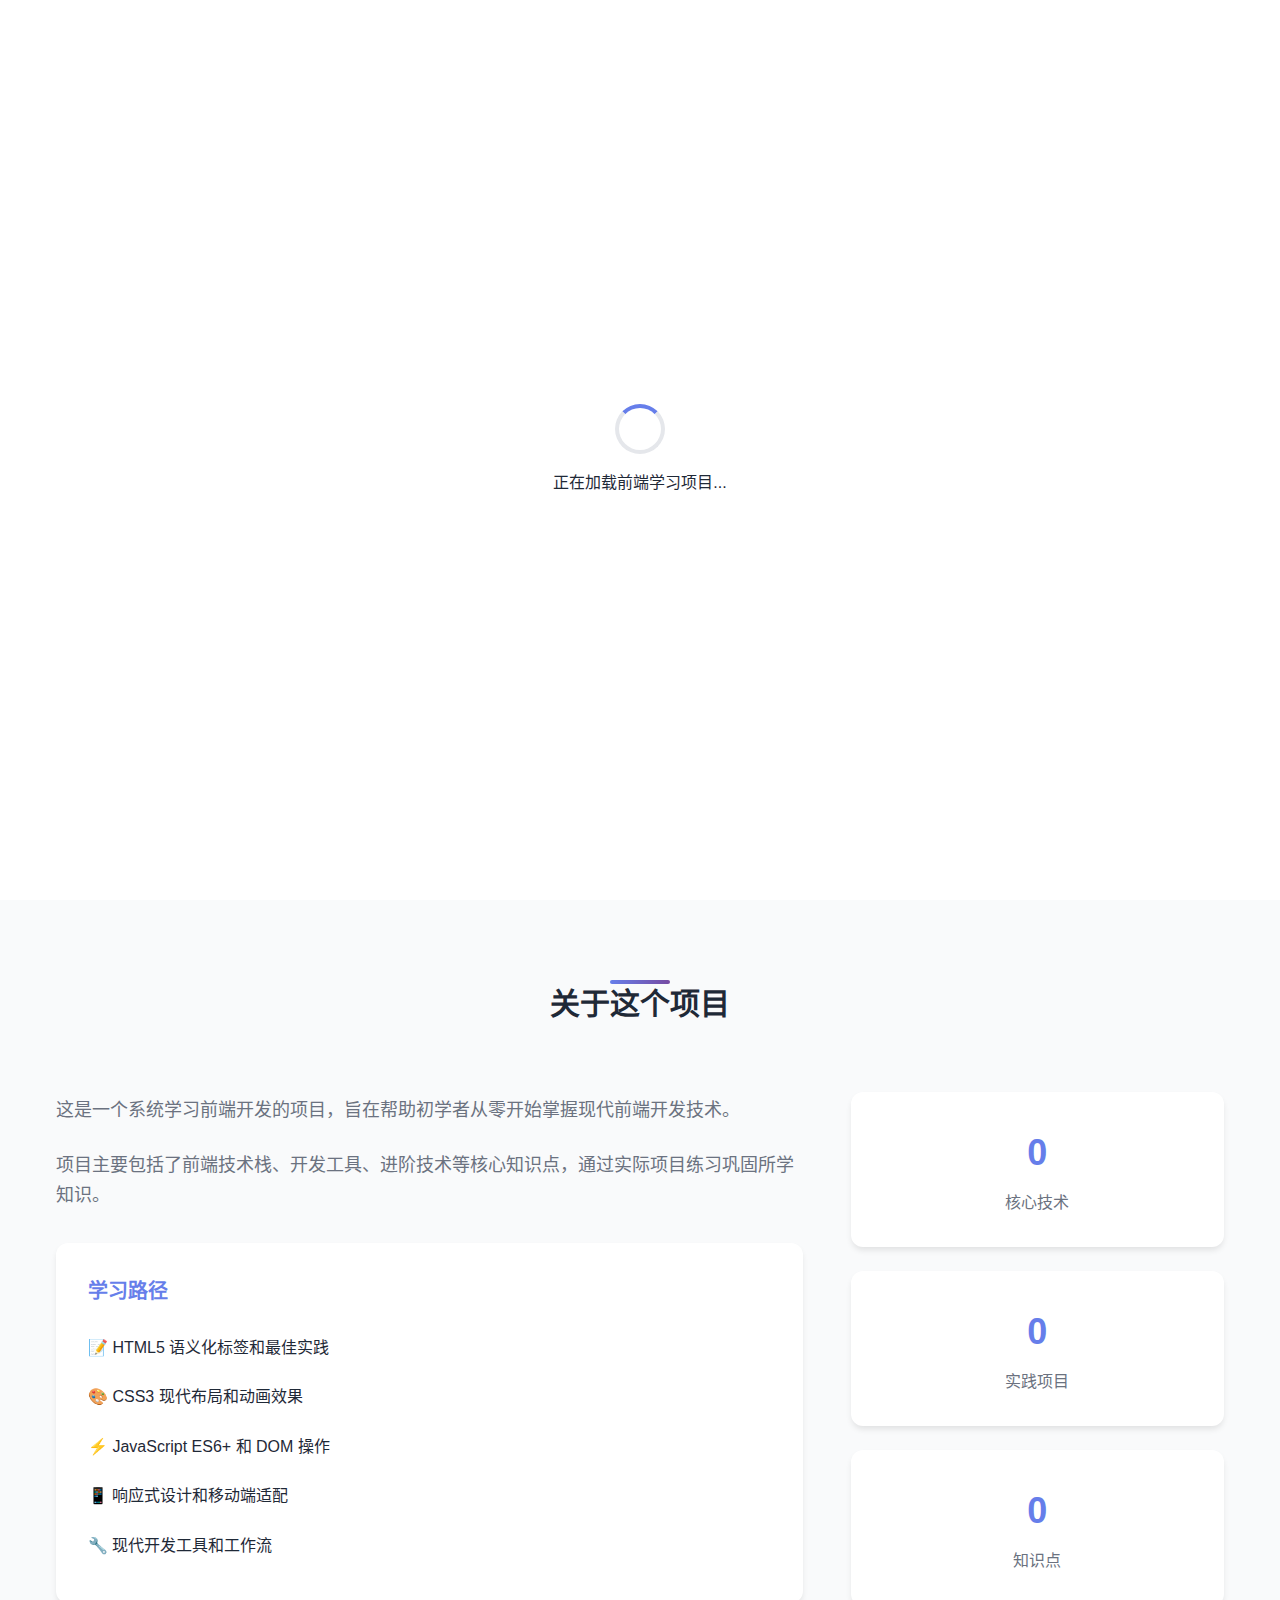
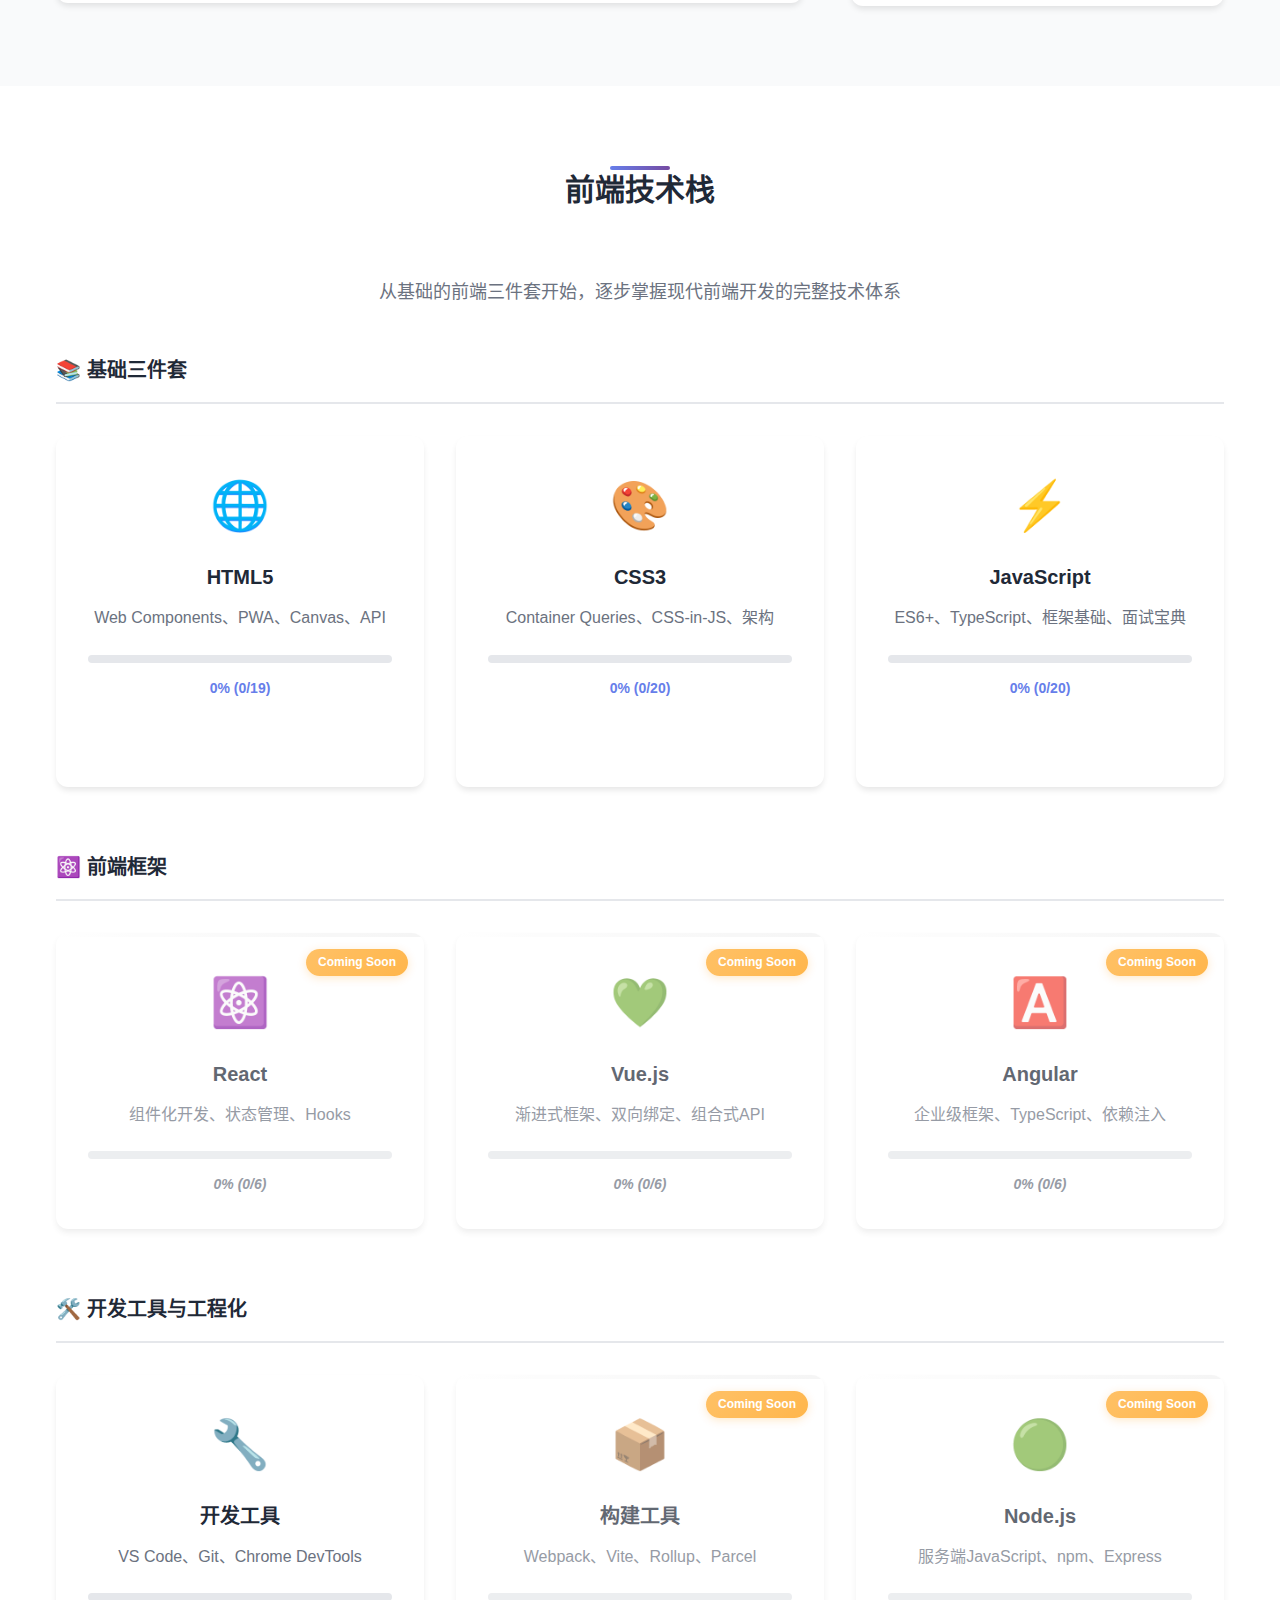
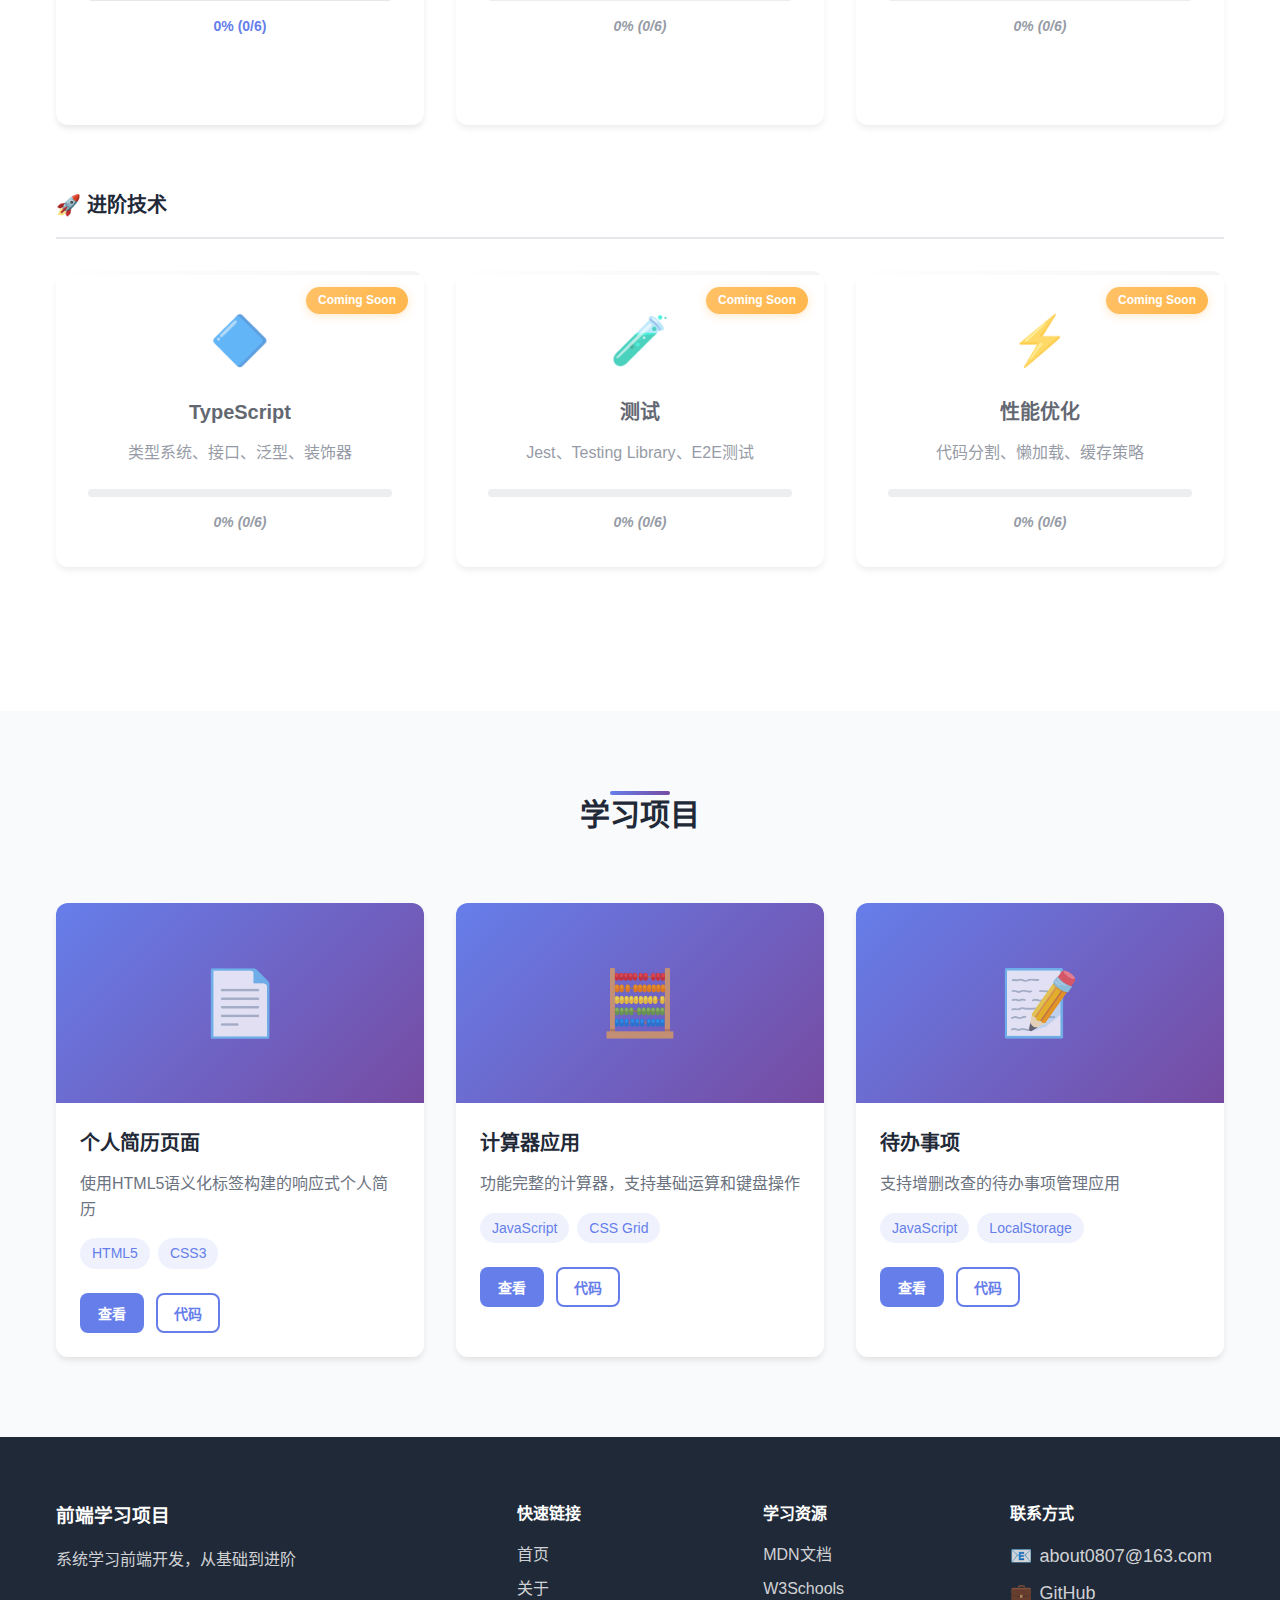
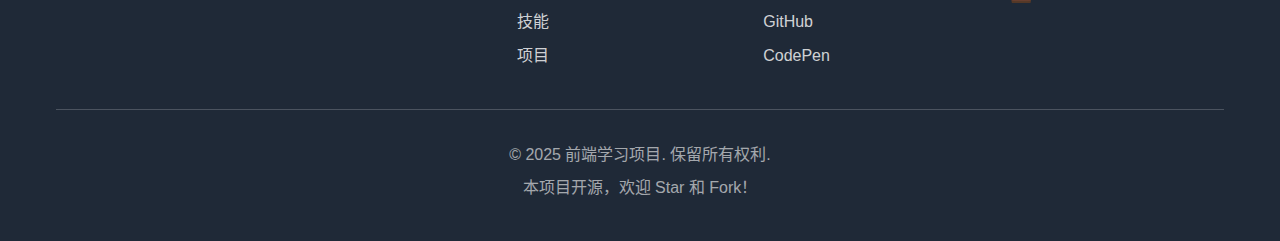
<file: index.html>
<!DOCTYPE html>
<html lang="zh-CN">
<head>
    <meta charset="UTF-8">
    <meta name="viewport" content="width=device-width, initial-scale=1.0">
    <meta name="description" content="前端学习项目-实践项目-前端技术栈-进阶技术">
    <meta name="keywords" content="前端开发, 学习项目, 前端技术栈, 进阶技术">
    <meta name="author" content="前端学习者">
    <title>前端学习项目</title>
    <link rel="stylesheet" href="css/styles.css">
    <link rel="icon" href="data:image/svg+xml,<svg xmlns='http://www.w3.org/2000/svg' viewBox='0 0 100 100'><text y='.9em' font-size='90'>🚀</text></svg>">
</head>
<body>
    <!-- 加载动画 -->
    <div id="loading">
        <div class="spinner"></div>
        <p>正在加载前端学习项目...</p>
    </div>

    <!-- 主题切换按钮 -->
    <button id="theme-toggle" aria-label="切换主题">🌙</button>

    <!-- 滚动进度条 -->
    <div id="scroll-progress"></div>

    <!-- 头部导航 -->
    <header>
        <nav class="navbar">
            <div class="nav-container">
                <div class="nav-logo">
                    <h1>前端学习之路</h1>
                    <span class="subtitle">现代前端开发技术栈</span>
                </div>
                
                <ul class="nav-menu">
                    <li><a href="#home">首页</a></li>
                    <li><a href="#about">关于</a></li>
                    <li><a href="#skills">技能</a></li>
                    <li><a href="#projects">项目</a></li>
                </ul>
                
                <div class="hamburger">
                    <span class="bar"></span>
                    <span class="bar"></span>
                    <span class="bar"></span>
                </div>
            </div>
        </nav>
    </header>

    <!-- 主要内容 -->
    <main>
        <!-- 首页区域 -->
        <section id="home" class="hero">
            <div class="hero-content">
                <h1 class="hero-title">欢迎来到前端学习世界</h1>
                <p class="hero-subtitle">从零开始，掌握前端开发技术</p>
                <div class="hero-buttons">
                    <button class="btn-primary" onclick="scrollToSection('about')">开始学习</button>
                    <button class="btn-secondary" onclick="window.open('https://github.com', '_blank')">查看GitHub</button>
                </div>
            </div>
            <div class="hero-animation">
                <div class="floating-shapes">
                    <div class="shape shape-1"></div>
                    <div class="shape shape-2"></div>
                    <div class="shape shape-3"></div>
                </div>
            </div>
        </section>

        <!-- 关于区域 -->
        <section id="about" class="about">
            <div class="container">
                <h2 class="section-title">关于这个项目</h2>
                <div class="about-grid">
                    <div class="about-text">
                        <p>这是一个系统学习前端开发的项目，旨在帮助初学者从零开始掌握现代前端开发技术。</p>
                        <p>项目主要包括了前端技术栈、开发工具、进阶技术等核心知识点，通过实际项目练习巩固所学知识。</p>
                        
                        <div class="learning-path">
                            <h3>学习路径</h3>
                            <ul>
                                <li>📝 HTML5 语义化标签和最佳实践</li>
                                <li>🎨 CSS3 现代布局和动画效果</li>
                                <li>⚡ JavaScript ES6+ 和 DOM 操作</li>
                                <li>📱 响应式设计和移动端适配</li>
                                <li>🔧 现代开发工具和工作流</li>
                            </ul>
                        </div>
                    </div>
                    
                    <div class="about-stats">
                        <div class="stat-card">
                            <div class="stat-number" data-target="3">0</div>
                            <div class="stat-label">核心技术</div>
                        </div>
                        <div class="stat-card">
                            <div class="stat-number" data-target="10">0</div>
                            <div class="stat-label">实践项目</div>
                        </div>
                        <div class="stat-card">
                            <div class="stat-number" data-target="50">0</div>
                            <div class="stat-label">知识点</div>
                        </div>
                    </div>
                </div>
            </div>
        </section>

        <!-- 技能区域 -->
        <section id="skills" class="skills">
            <div class="container">
                <h2 class="section-title">前端技术栈</h2>
                <div class="tech-stack-intro">
                    <p>从基础的前端三件套开始，逐步掌握现代前端开发的完整技术体系</p>
                </div>
                
                <!-- 基础三件套 -->
                <div class="skill-category">
                    <h3 class="category-title">📚 基础三件套</h3>
                    <div class="skills-grid">
                        <div class="skill-card" data-skill="html" onclick="openSkillPage('html')">
                            <div class="skill-icon">🌐</div>
                            <h4>HTML5</h4>
                            <p>Web Components、PWA、Canvas、API</p>
                            <div class="skill-progress">
                                <div class="progress-bar" data-progress="0"></div>
                            </div>
                            <span class="progress-text">0% (0/19)</span>
                            <div class="skill-action">
                                <span class="learn-btn">开始学习 →</span>
                            </div>
                        </div>
                        
                        <div class="skill-card" data-skill="css" onclick="openSkillPage('css')">
                            <div class="skill-icon">🎨</div>
                            <h4>CSS3</h4>
                            <p>Container Queries、CSS-in-JS、架构</p>
                            <div class="skill-progress">
                                <div class="progress-bar" data-progress="0"></div>
                            </div>
                            <span class="progress-text">0% (0/20)</span>
                            <div class="skill-action">
                                <span class="learn-btn">开始学习 →</span>
                            </div>
                        </div>
                        
                        <div class="skill-card" data-skill="javascript" onclick="openSkillPage('javascript')">
                            <div class="skill-icon">⚡</div>
                            <h4>JavaScript</h4>
                            <p>ES6+、TypeScript、框架基础、面试宝典</p>
                            <div class="skill-progress">
                                <div class="progress-bar" data-progress="0"></div>
                            </div>
                            <span class="progress-text">0% (0/20)</span>
                            <div class="skill-action">
                                <span class="learn-btn">开始学习 →</span>
                            </div>
                        </div>
                    </div>
                </div>

                <!-- 前端框架 -->
                <div class="skill-category">
                    <h3 class="category-title">⚛️ 前端框架</h3>
                    <div class="skills-grid">
                        <div class="skill-card coming-soon" data-skill="react">
                            <div class="skill-icon">⚛️</div>
                            <h4>React</h4>
                            <p>组件化开发、状态管理、Hooks</p>
                            <div class="skill-progress">
                                <div class="progress-bar" data-progress="0"></div>
                            </div>
                            <span class="progress-text">即将推出</span>
                            <div class="coming-soon-badge">Coming Soon</div>
                        </div>
                        
                        <div class="skill-card coming-soon" data-skill="vue">
                            <div class="skill-icon">💚</div>
                            <h4>Vue.js</h4>
                            <p>渐进式框架、双向绑定、组合式API</p>
                            <div class="skill-progress">
                                <div class="progress-bar" data-progress="0"></div>
                            </div>
                            <span class="progress-text">即将推出</span>
                            <div class="coming-soon-badge">Coming Soon</div>
                        </div>
                        
                        <div class="skill-card coming-soon" data-skill="angular">
                            <div class="skill-icon">🅰️</div>
                            <h4>Angular</h4>
                            <p>企业级框架、TypeScript、依赖注入</p>
                            <div class="skill-progress">
                                <div class="progress-bar" data-progress="0"></div>
                            </div>
                            <span class="progress-text">即将推出</span>
                            <div class="coming-soon-badge">Coming Soon</div>
                        </div>
                    </div>
                </div>

                <!-- 开发工具与工程化 -->
                <div class="skill-category">
                    <h3 class="category-title">🛠️ 开发工具与工程化</h3>
                    <div class="skills-grid">
                        <div class="skill-card" data-skill="tools" onclick="openSkillPage('tools')">
                            <div class="skill-icon">🔧</div>
                            <h4>开发工具</h4>
                            <p>VS Code、Git、Chrome DevTools</p>
                            <div class="skill-progress">
                                <div class="progress-bar" data-progress="0"></div>
                            </div>
                            <span class="progress-text">0% (0/6)</span>
                            <div class="skill-action">
                                <span class="learn-btn">开始学习 →</span>
                            </div>
                        </div>
                        
                        <div class="skill-card coming-soon" data-skill="webpack">
                            <div class="skill-icon">📦</div>
                            <h4>构建工具</h4>
                            <p>Webpack、Vite、Rollup、Parcel</p>
                            <div class="skill-progress">
                                <div class="progress-bar" data-progress="0"></div>
                            </div>
                            <span class="progress-text">即将推出</span>
                            <div class="coming-soon-badge">Coming Soon</div>
                        </div>
                        
                        <div class="skill-card coming-soon" data-skill="nodejs">
                            <div class="skill-icon">🟢</div>
                            <h4>Node.js</h4>
                            <p>服务端JavaScript、npm、Express</p>
                            <div class="skill-progress">
                                <div class="progress-bar" data-progress="0"></div>
                            </div>
                            <span class="progress-text">即将推出</span>
                            <div class="coming-soon-badge">Coming Soon</div>
                        </div>
                    </div>
                </div>

                <!-- 进阶技术 -->
                <div class="skill-category">
                    <h3 class="category-title">🚀 进阶技术</h3>
                    <div class="skills-grid">
                        <div class="skill-card coming-soon" data-skill="typescript">
                            <div class="skill-icon">🔷</div>
                            <h4>TypeScript</h4>
                            <p>类型系统、接口、泛型、装饰器</p>
                            <div class="skill-progress">
                                <div class="progress-bar" data-progress="0"></div>
                            </div>
                            <span class="progress-text">即将推出</span>
                            <div class="coming-soon-badge">Coming Soon</div>
                        </div>
                        
                        <div class="skill-card coming-soon" data-skill="testing">
                            <div class="skill-icon">🧪</div>
                            <h4>测试</h4>
                            <p>Jest、Testing Library、E2E测试</p>
                            <div class="skill-progress">
                                <div class="progress-bar" data-progress="0"></div>
                            </div>
                            <span class="progress-text">即将推出</span>
                            <div class="coming-soon-badge">Coming Soon</div>
                        </div>
                        
                        <div class="skill-card coming-soon" data-skill="performance">
                            <div class="skill-icon">⚡</div>
                            <h4>性能优化</h4>
                            <p>代码分割、懒加载、缓存策略</p>
                            <div class="skill-progress">
                                <div class="progress-bar" data-progress="0"></div>
                            </div>
                            <span class="progress-text">即将推出</span>
                            <div class="coming-soon-badge">Coming Soon</div>
                        </div>
                    </div>
                </div>
            </div>
        </section>

        <!-- 项目区域 -->
        <section id="projects" class="projects">
            <div class="container">
                <h2 class="section-title">学习项目</h2>
                <div class="projects-grid">
                    <div class="project-card">
                        <div class="project-image">
                            <div class="project-placeholder">📄</div>
                        </div>
                        <div class="project-info">
                            <h3>个人简历页面</h3>
                            <p>使用HTML5语义化标签构建的响应式个人简历</p>
                            <div class="project-tech">
                                <span class="tech-tag">HTML5</span>
                                <span class="tech-tag">CSS3</span>
                            </div>
                            <div class="project-links">
                                <button class="btn-small" onclick="openProject('resume')">查看</button>
                                <button class="btn-small btn-outline" onclick="viewCode('resume')">代码</button>
                            </div>
                        </div>
                    </div>
                    
                    <div class="project-card">
                        <div class="project-image">
                            <div class="project-placeholder">🧮</div>
                        </div>
                        <div class="project-info">
                            <h3>计算器应用</h3>
                            <p>功能完整的计算器，支持基础运算和键盘操作</p>
                            <div class="project-tech">
                                <span class="tech-tag">JavaScript</span>
                                <span class="tech-tag">CSS Grid</span>
                            </div>
                            <div class="project-links">
                                <button class="btn-small" onclick="openProject('calculator')">查看</button>
                                <button class="btn-small btn-outline" onclick="viewCode('calculator')">代码</button>
                            </div>
                        </div>
                    </div>
                    
                    <div class="project-card">
                        <div class="project-image">
                            <div class="project-placeholder">📝</div>
                        </div>
                        <div class="project-info">
                            <h3>待办事项</h3>
                            <p>支持增删改查的待办事项管理应用</p>
                            <div class="project-tech">
                                <span class="tech-tag">JavaScript</span>
                                <span class="tech-tag">LocalStorage</span>
                            </div>
                            <div class="project-links">
                                <button class="btn-small" onclick="openProject('todo')">查看</button>
                                <button class="btn-small btn-outline" onclick="viewCode('todo')">代码</button>
                            </div>
                        </div>
                    </div>
                </div>
            </div>
        </section>
    </main>

    <!-- 页脚 -->
    <footer>
        <div class="container">
            <div class="footer-content">
                <div class="footer-section">
                    <h3>前端学习项目</h3>
                    <p>系统学习前端开发，从基础到进阶</p>
                </div>
                
                <div class="footer-section">
                    <h4>快速链接</h4>
                    <ul>
                        <li><a href="#home">首页</a></li>
                        <li><a href="#about">关于</a></li>
                        <li><a href="#skills">技能</a></li>
                        <li><a href="#projects">项目</a></li>
                    </ul>
                </div>
                
                <div class="footer-section">
                    <h4>学习资源</h4>
                    <ul>
                        <li><a href="https://developer.mozilla.org" target="_blank">MDN文档</a></li>
                        <li><a href="https://www.w3schools.com" target="_blank">W3Schools</a></li>
                        <li><a href="https://github.com" target="_blank">GitHub</a></li>
                        <li><a href="https://codepen.io" target="_blank">CodePen</a></li>
                    </ul>
                </div>
                
                <div class="footer-section">
                    <h4>联系方式</h4>
                    <div class="contact-info">
                        <p>📧 <a href="mailto:about0807@163.com">about0807@163.com</a></p>
                        <p>💼 <a href="https://github.com/frontend-learner" target="_blank">GitHub</a></p>
                    </div>
                </div>
            </div>
            
            <div class="footer-bottom">
                <p>&copy; 2025 前端学习项目. 保留所有权利.</p>
                <p>本项目开源，欢迎 Star 和 Fork！</p>
            </div>
        </div>
    </footer>

    <!-- 返回顶部按钮 -->
    <button id="back-to-top" aria-label="返回顶部">↑</button>

    <!-- Toast 消息容器 -->
    <div id="toast-container"></div>

    <!-- JavaScript -->
    <script src="js/main.js"></script>
</body>
</html>
</file>
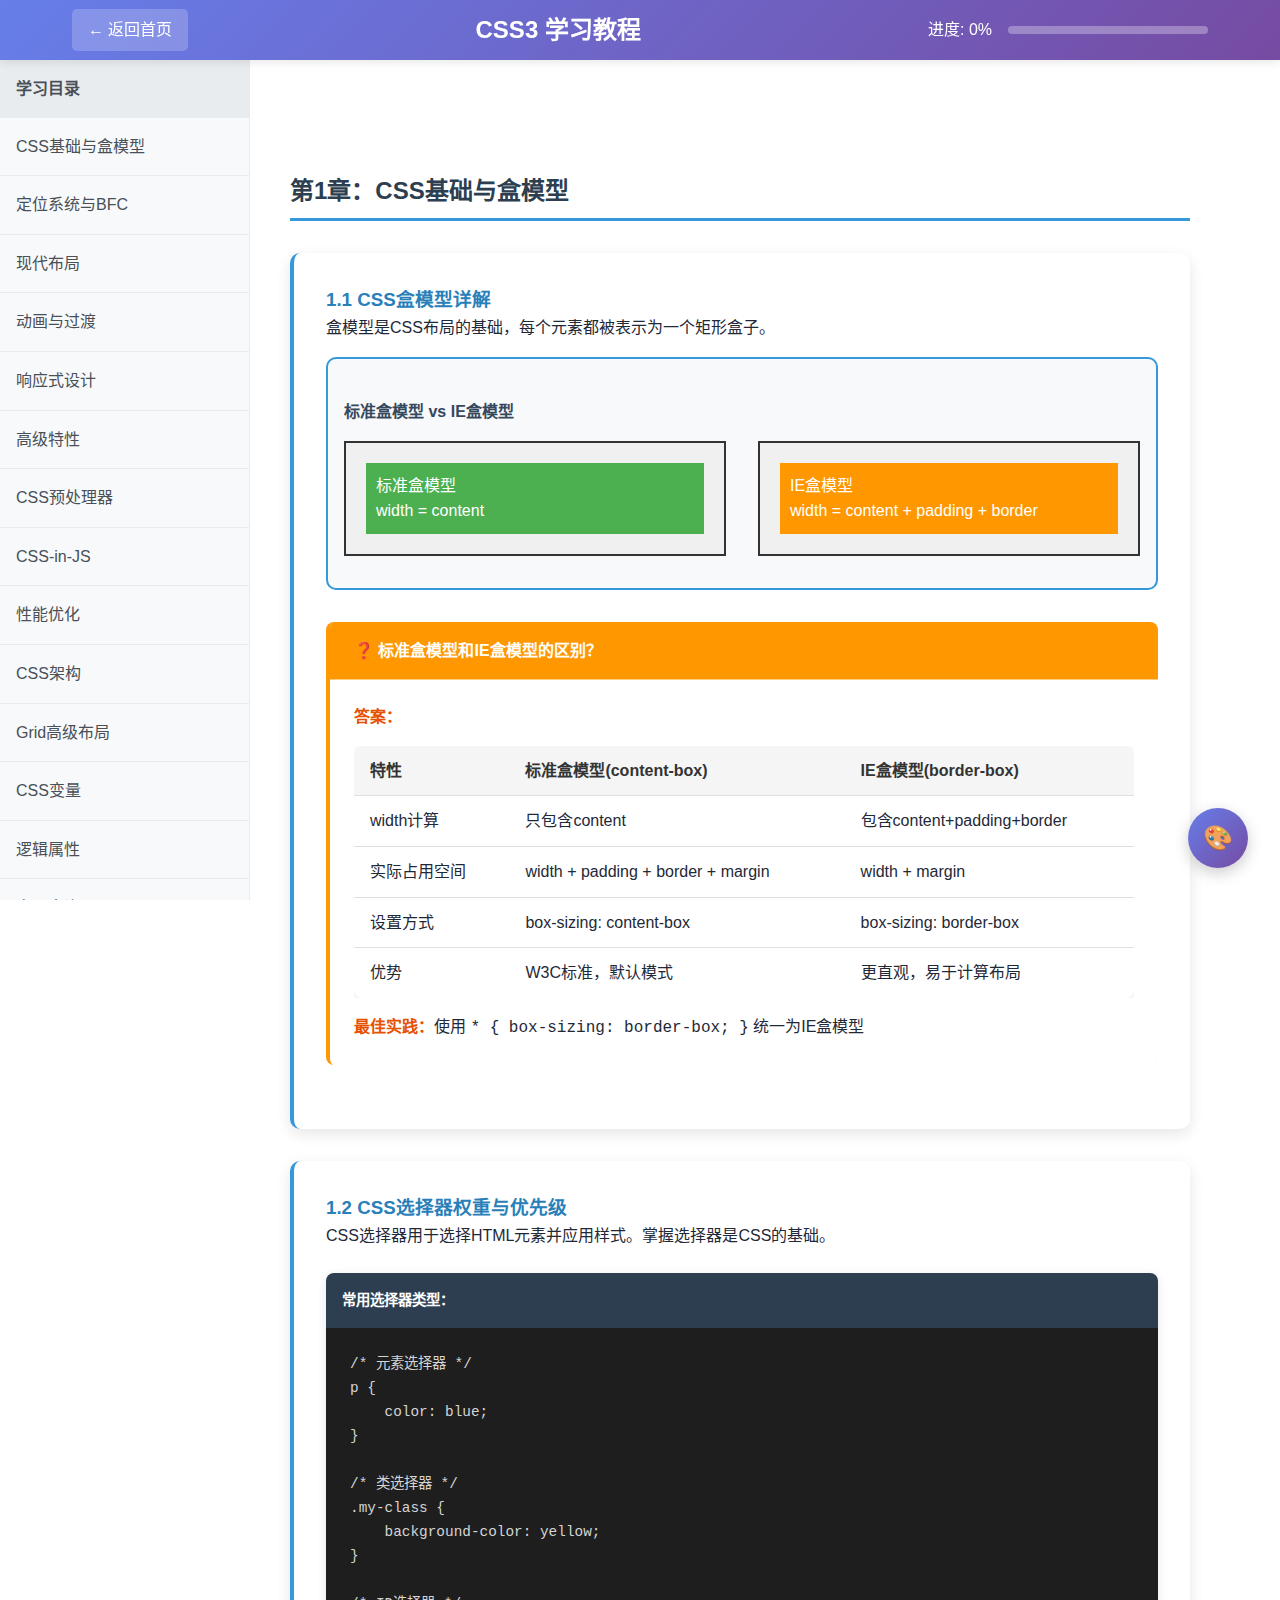
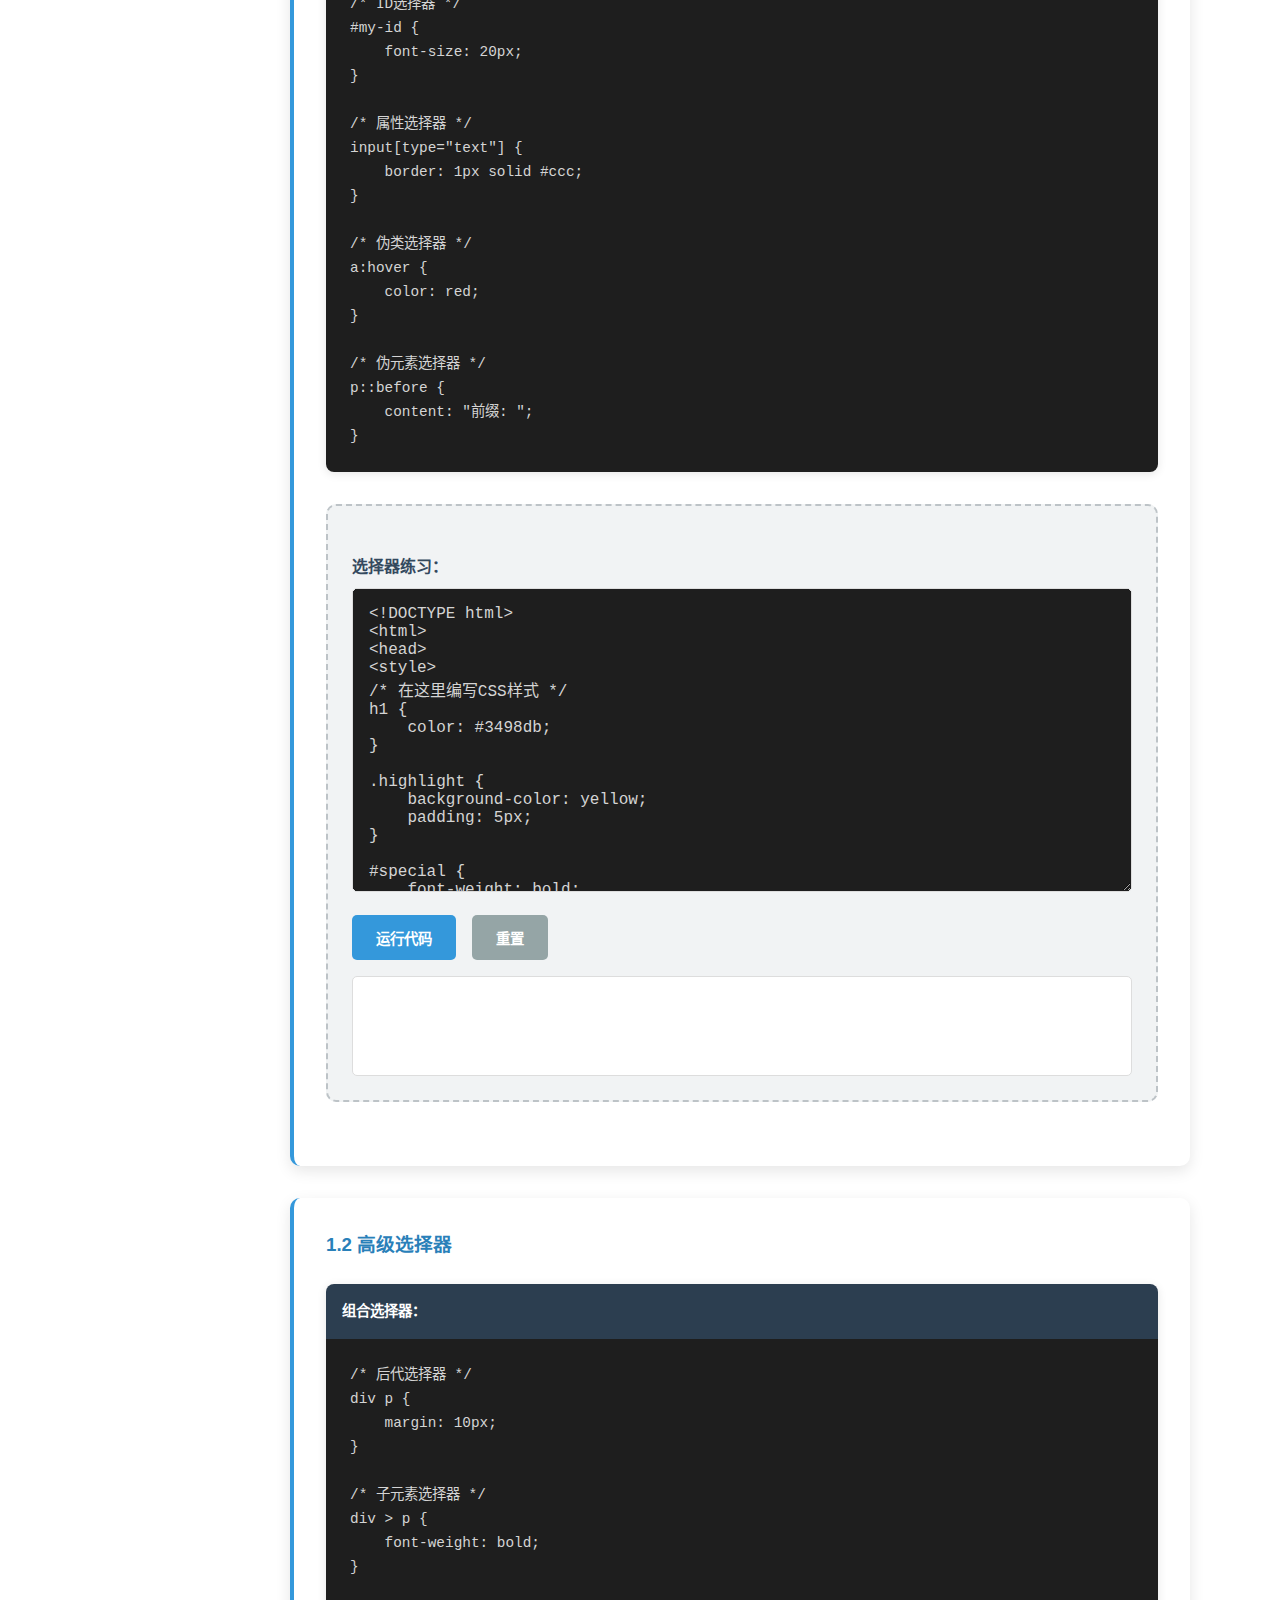
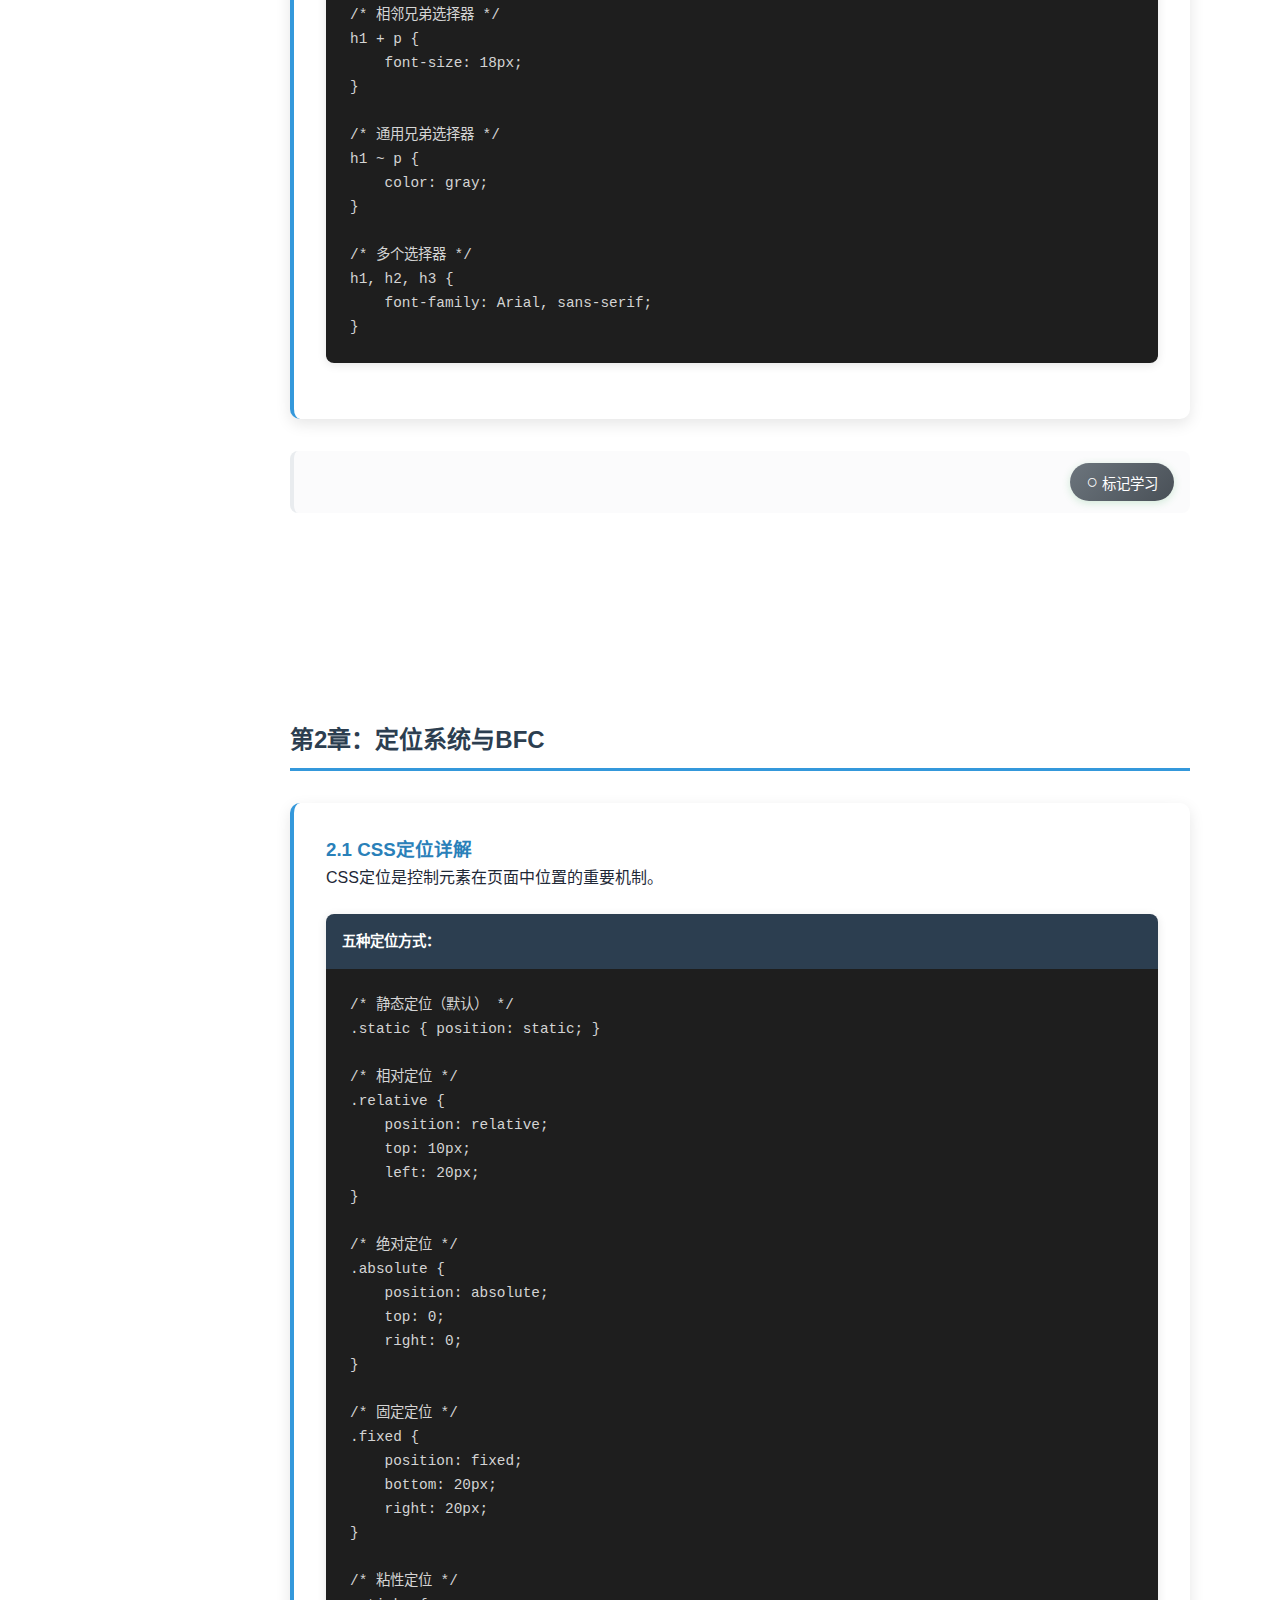
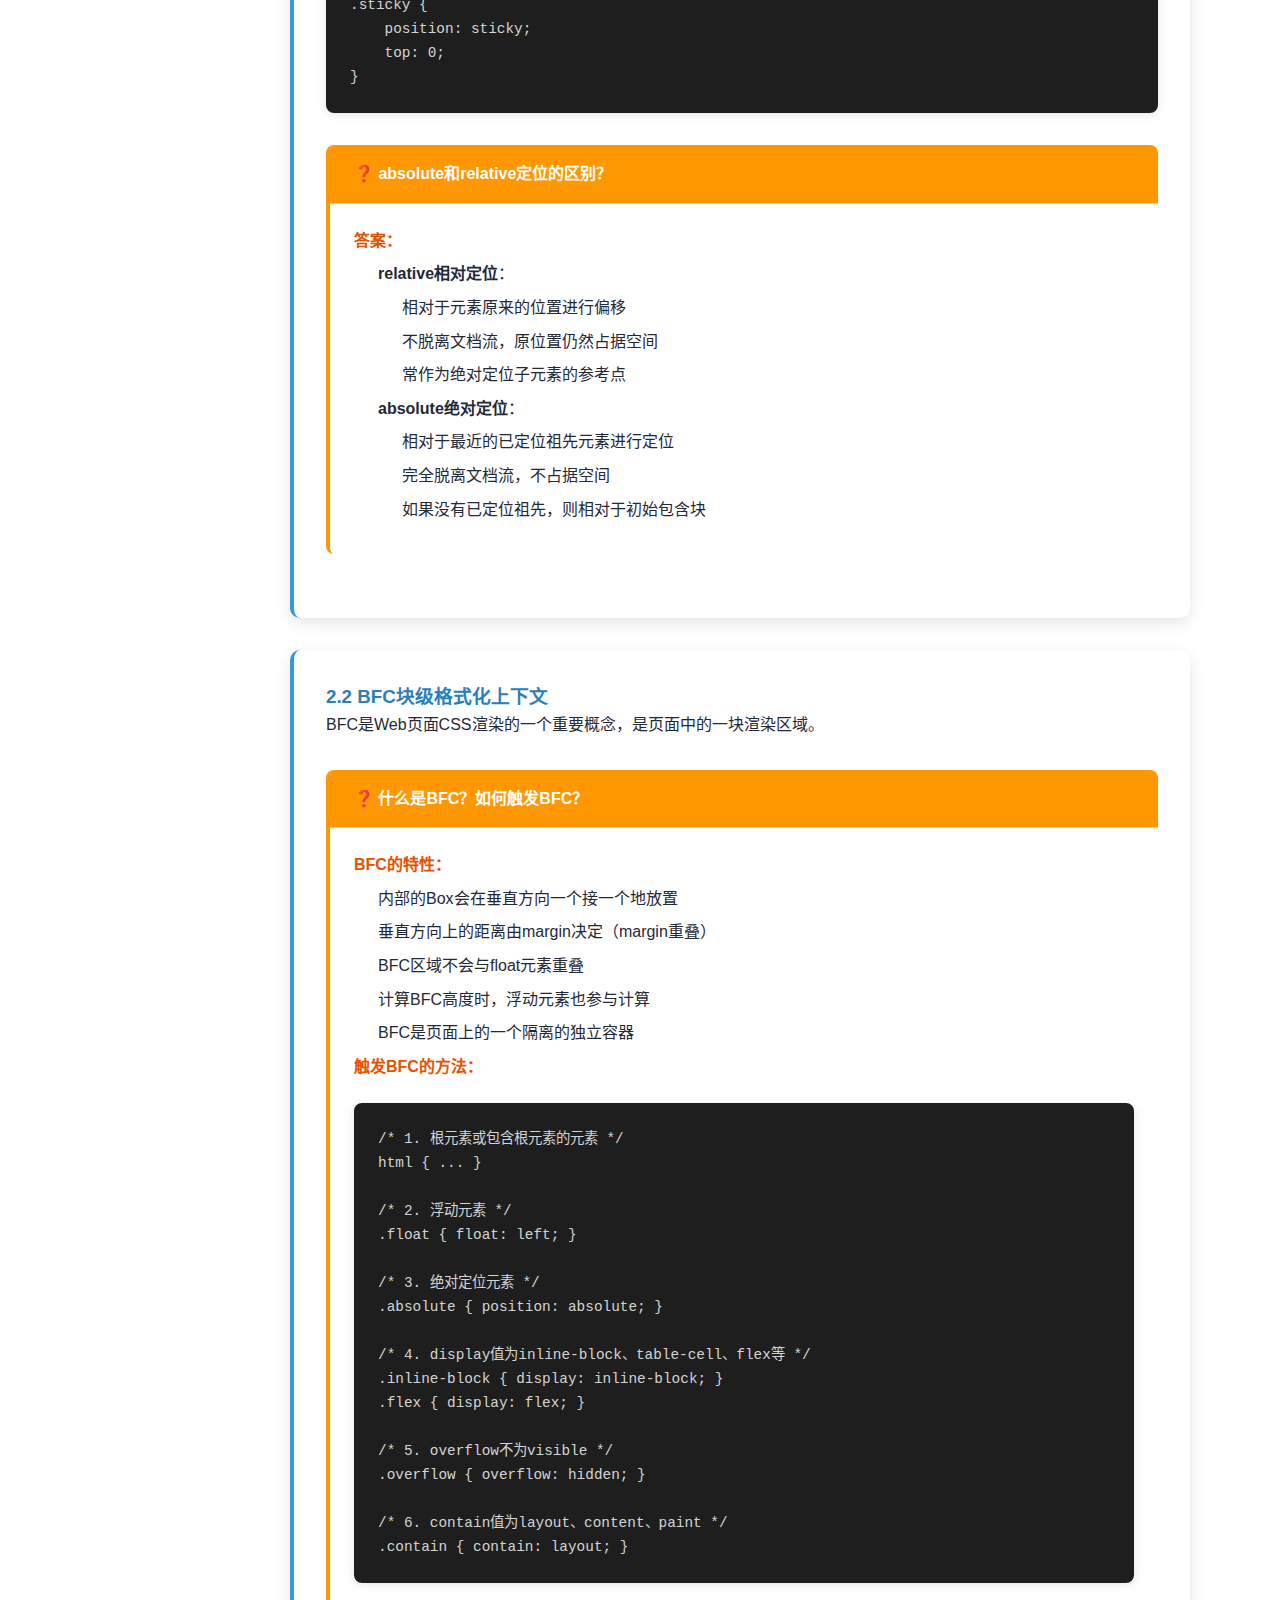
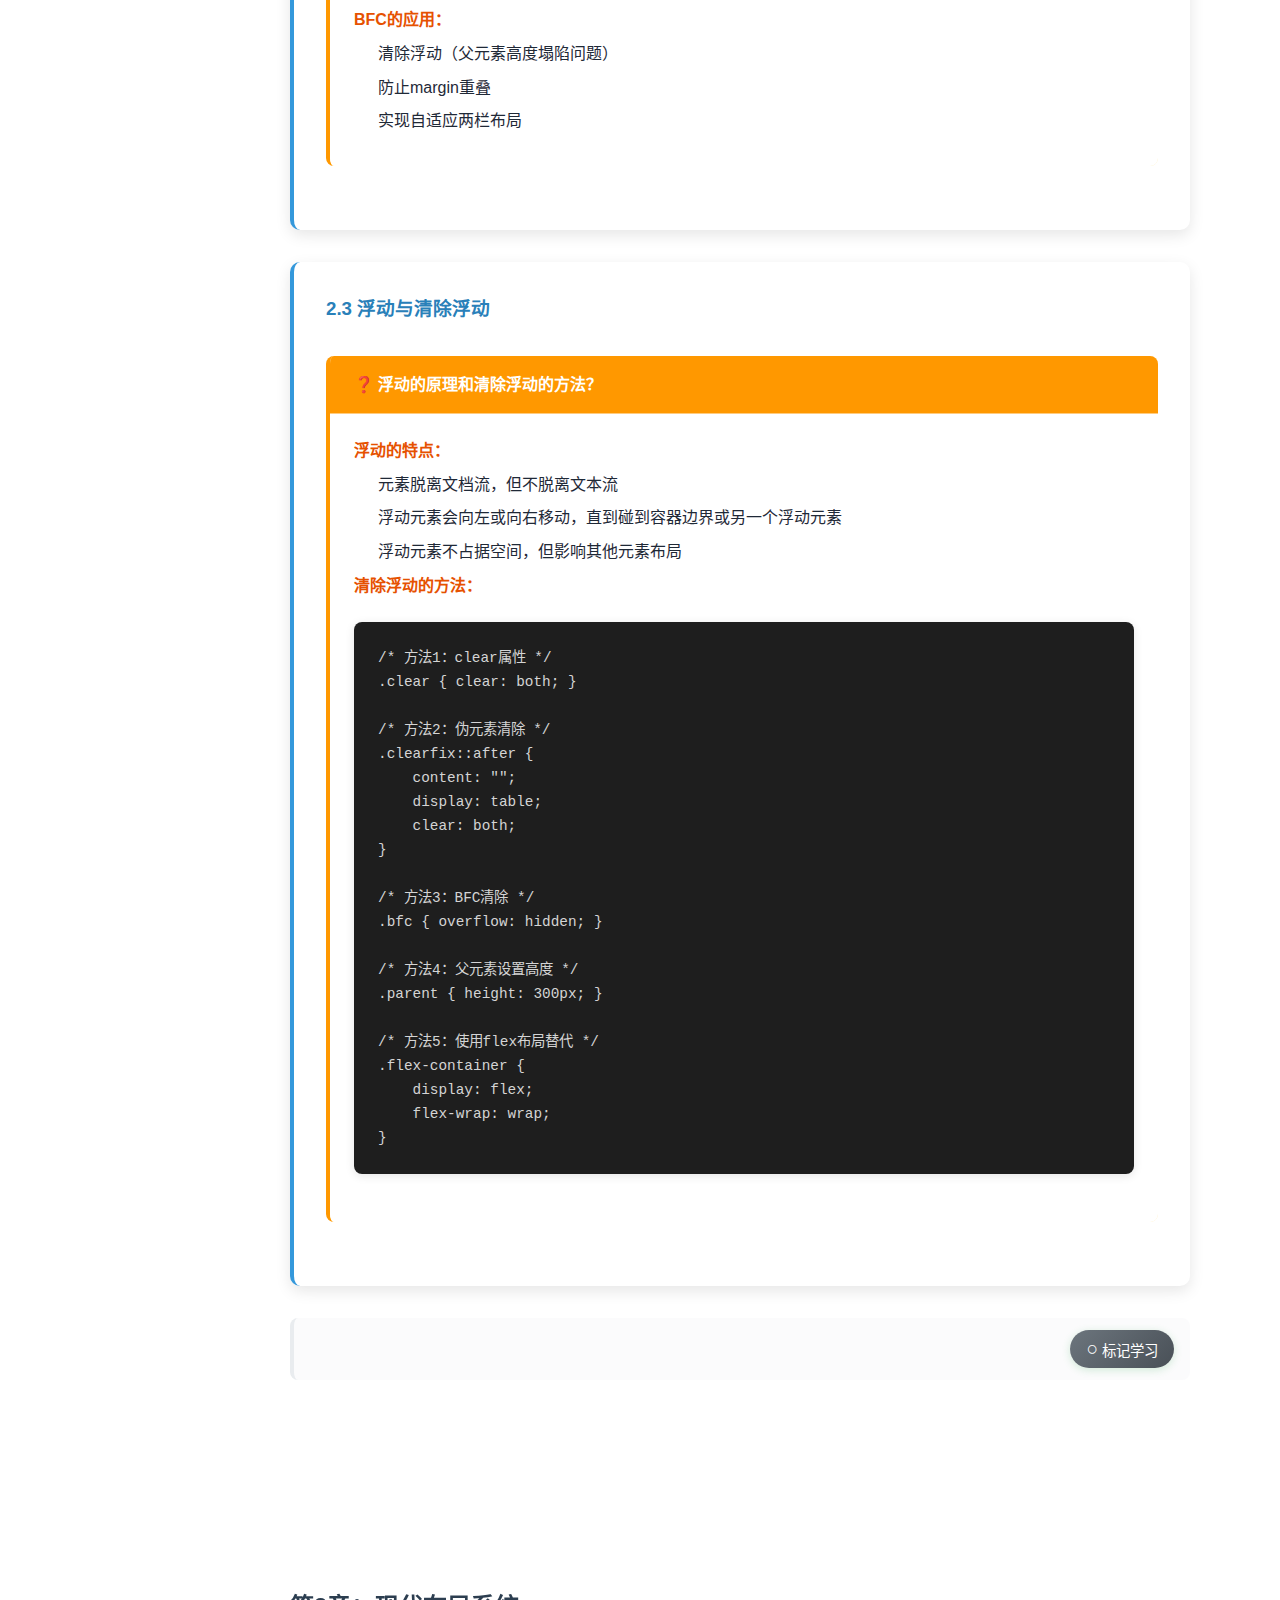
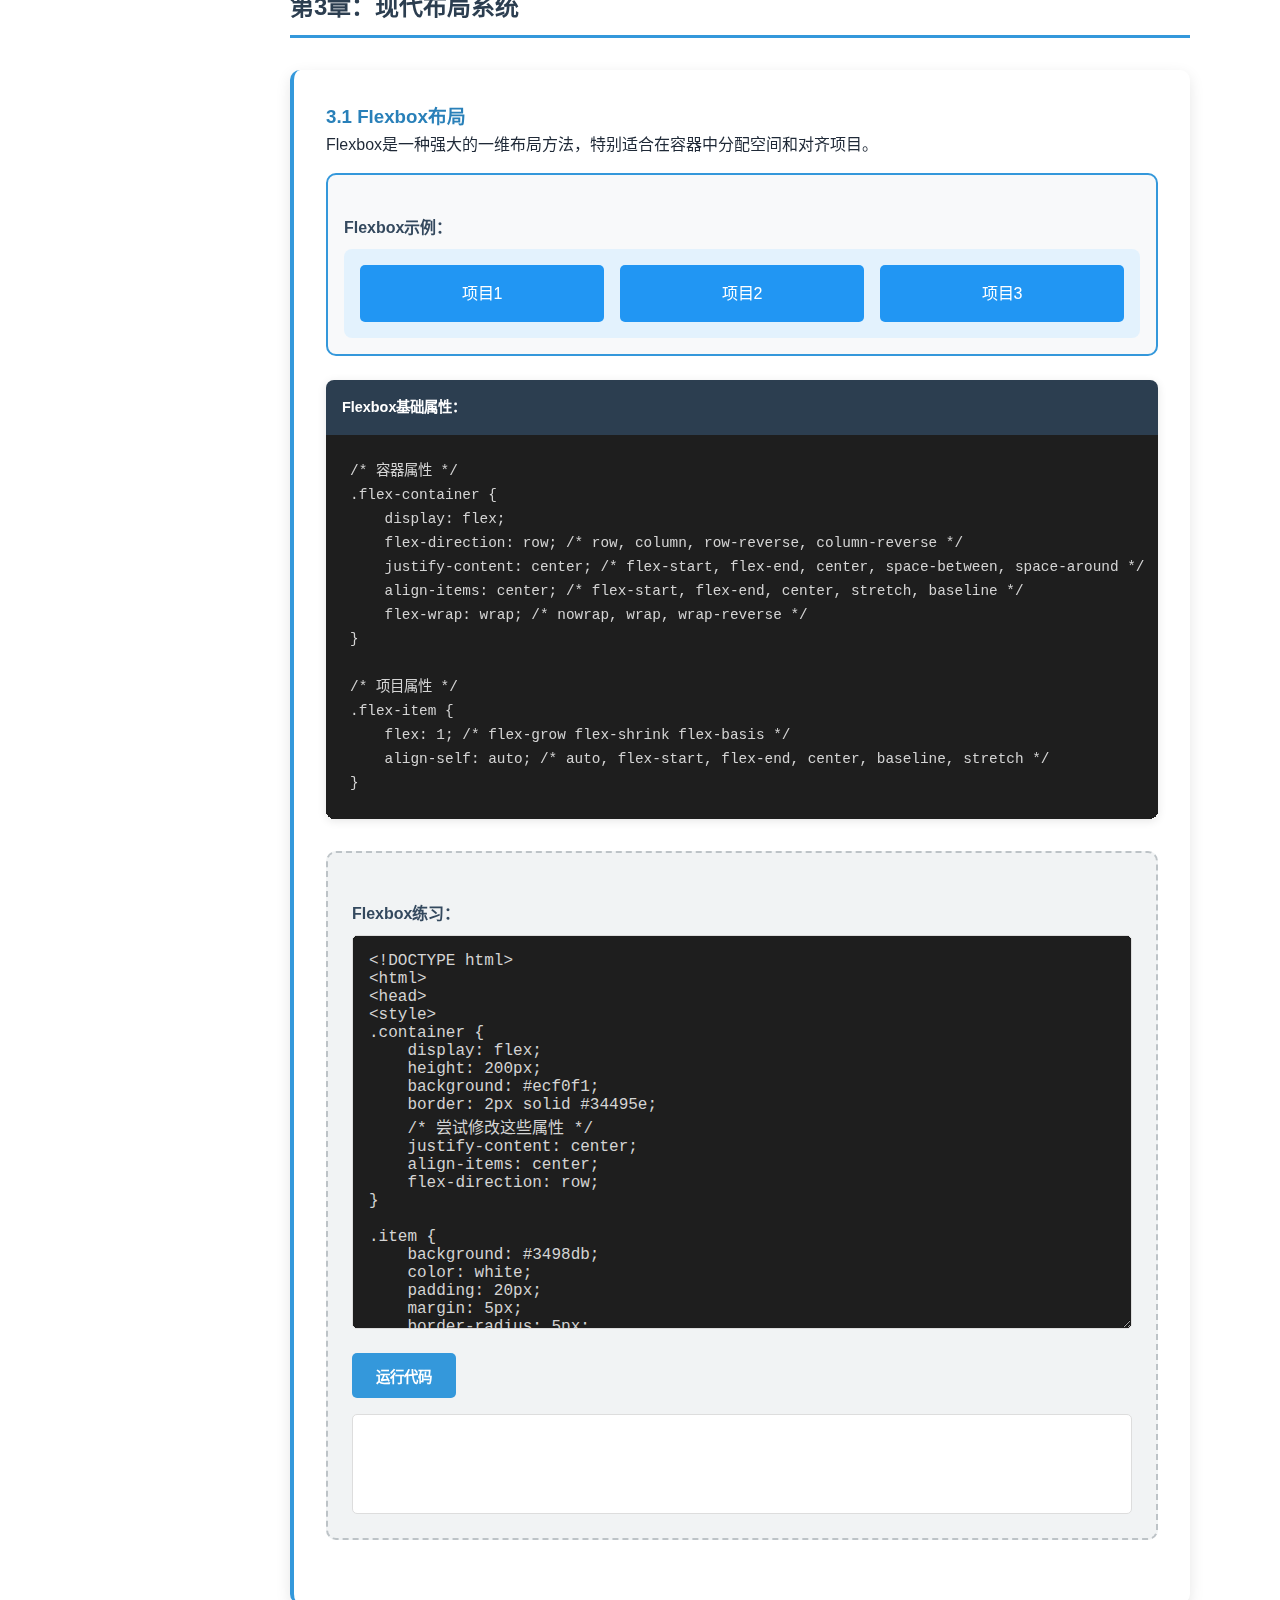
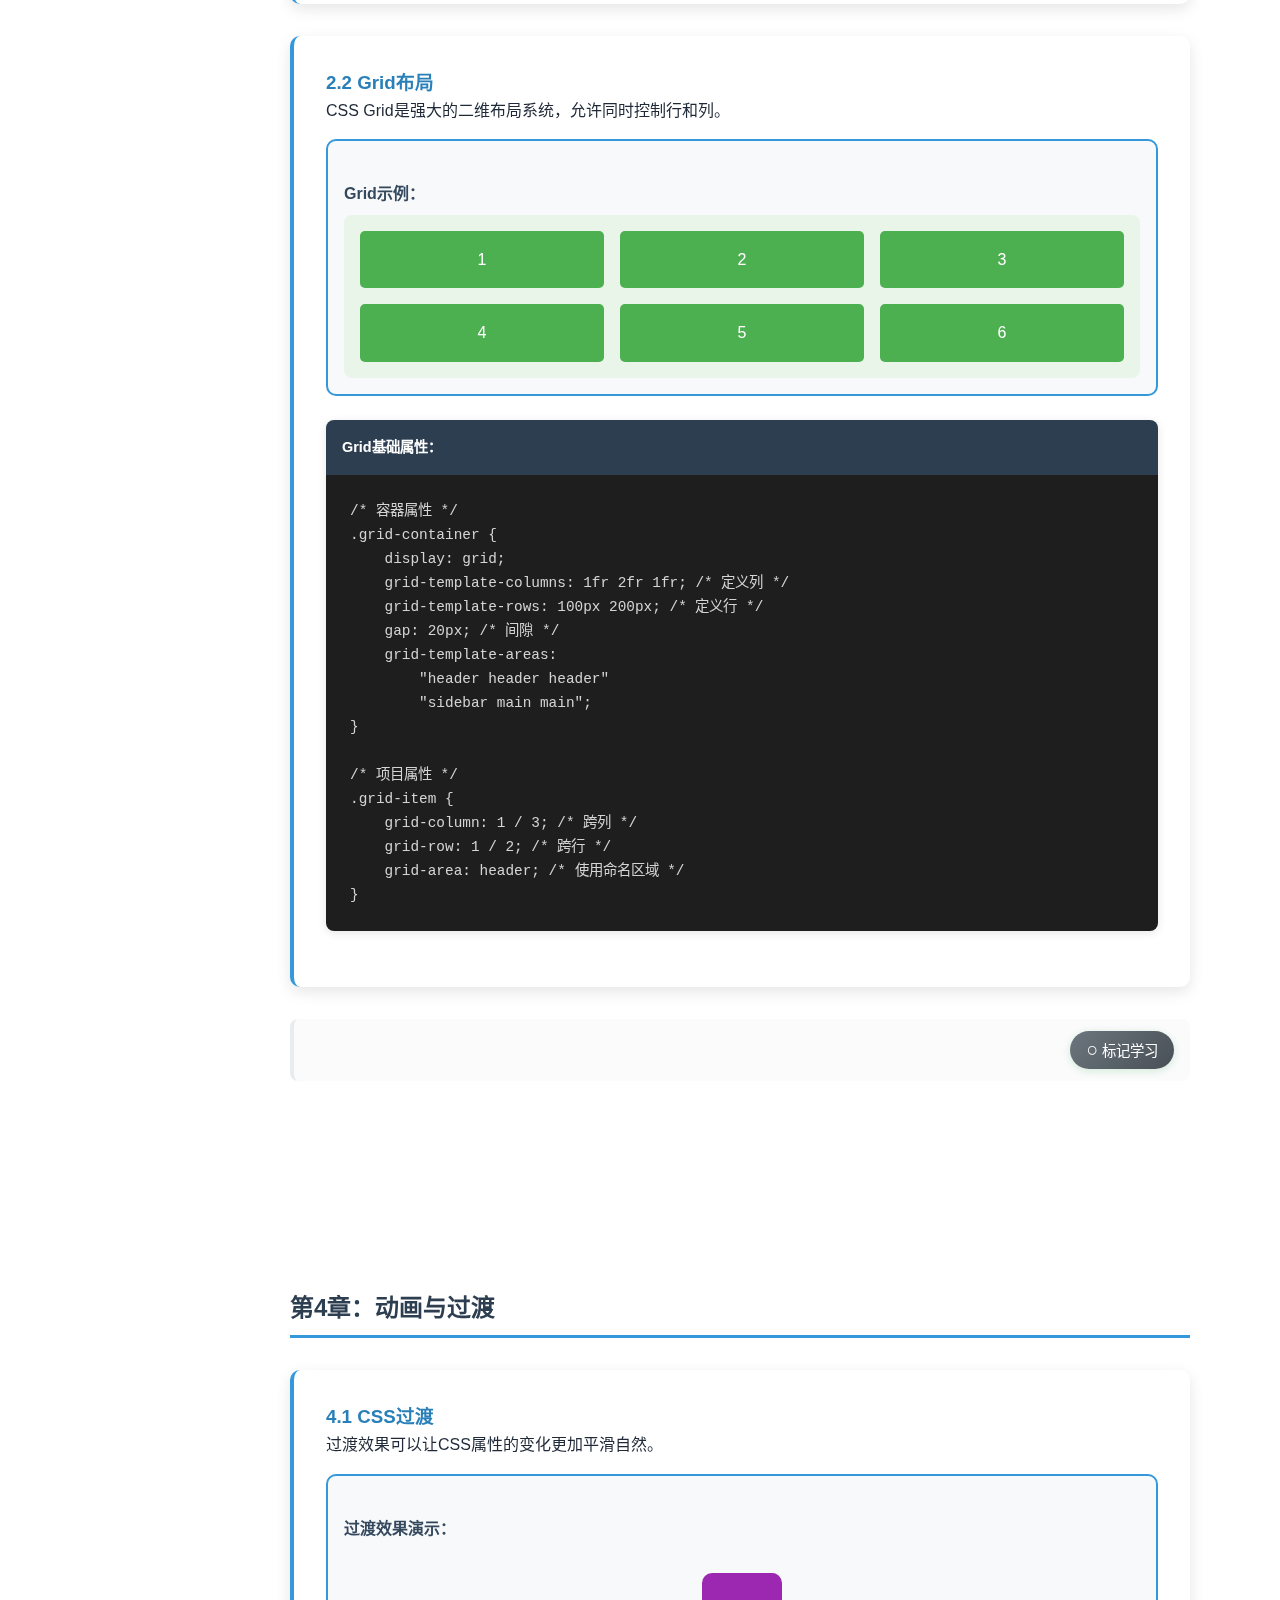
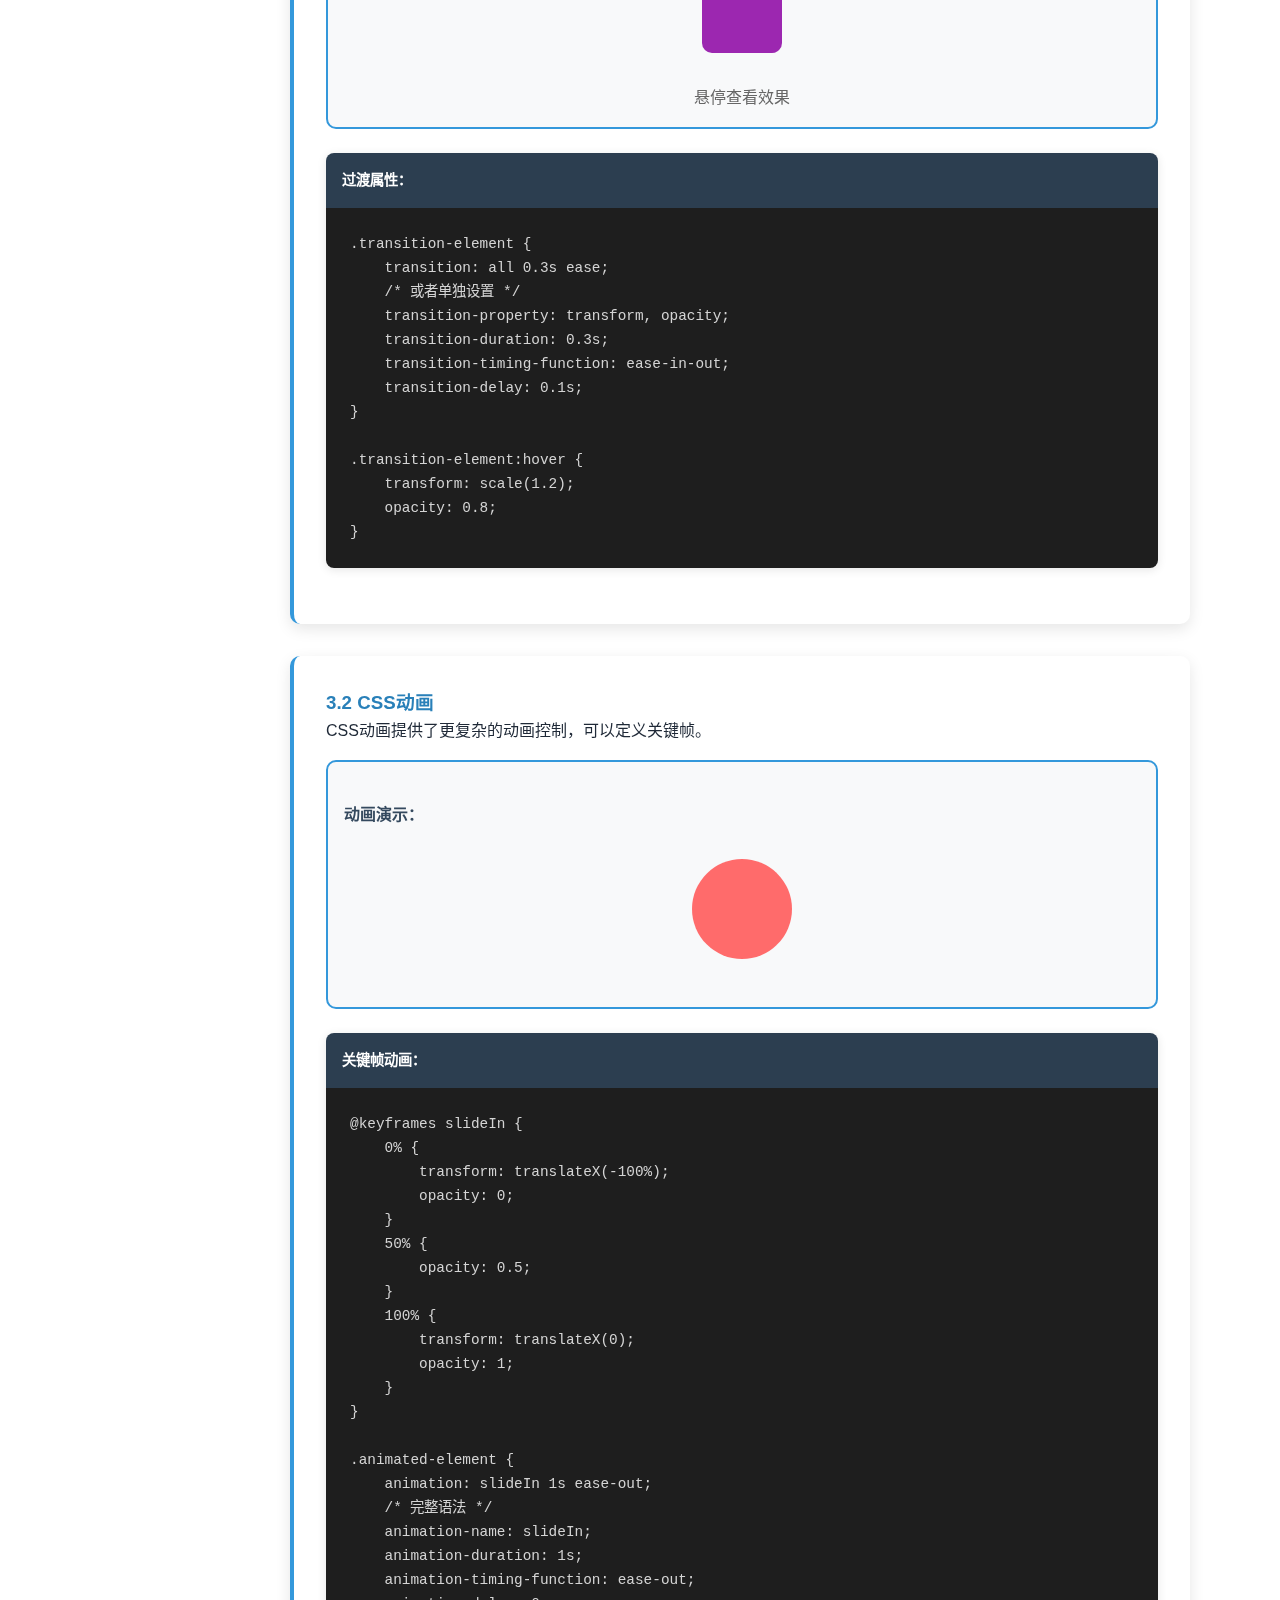
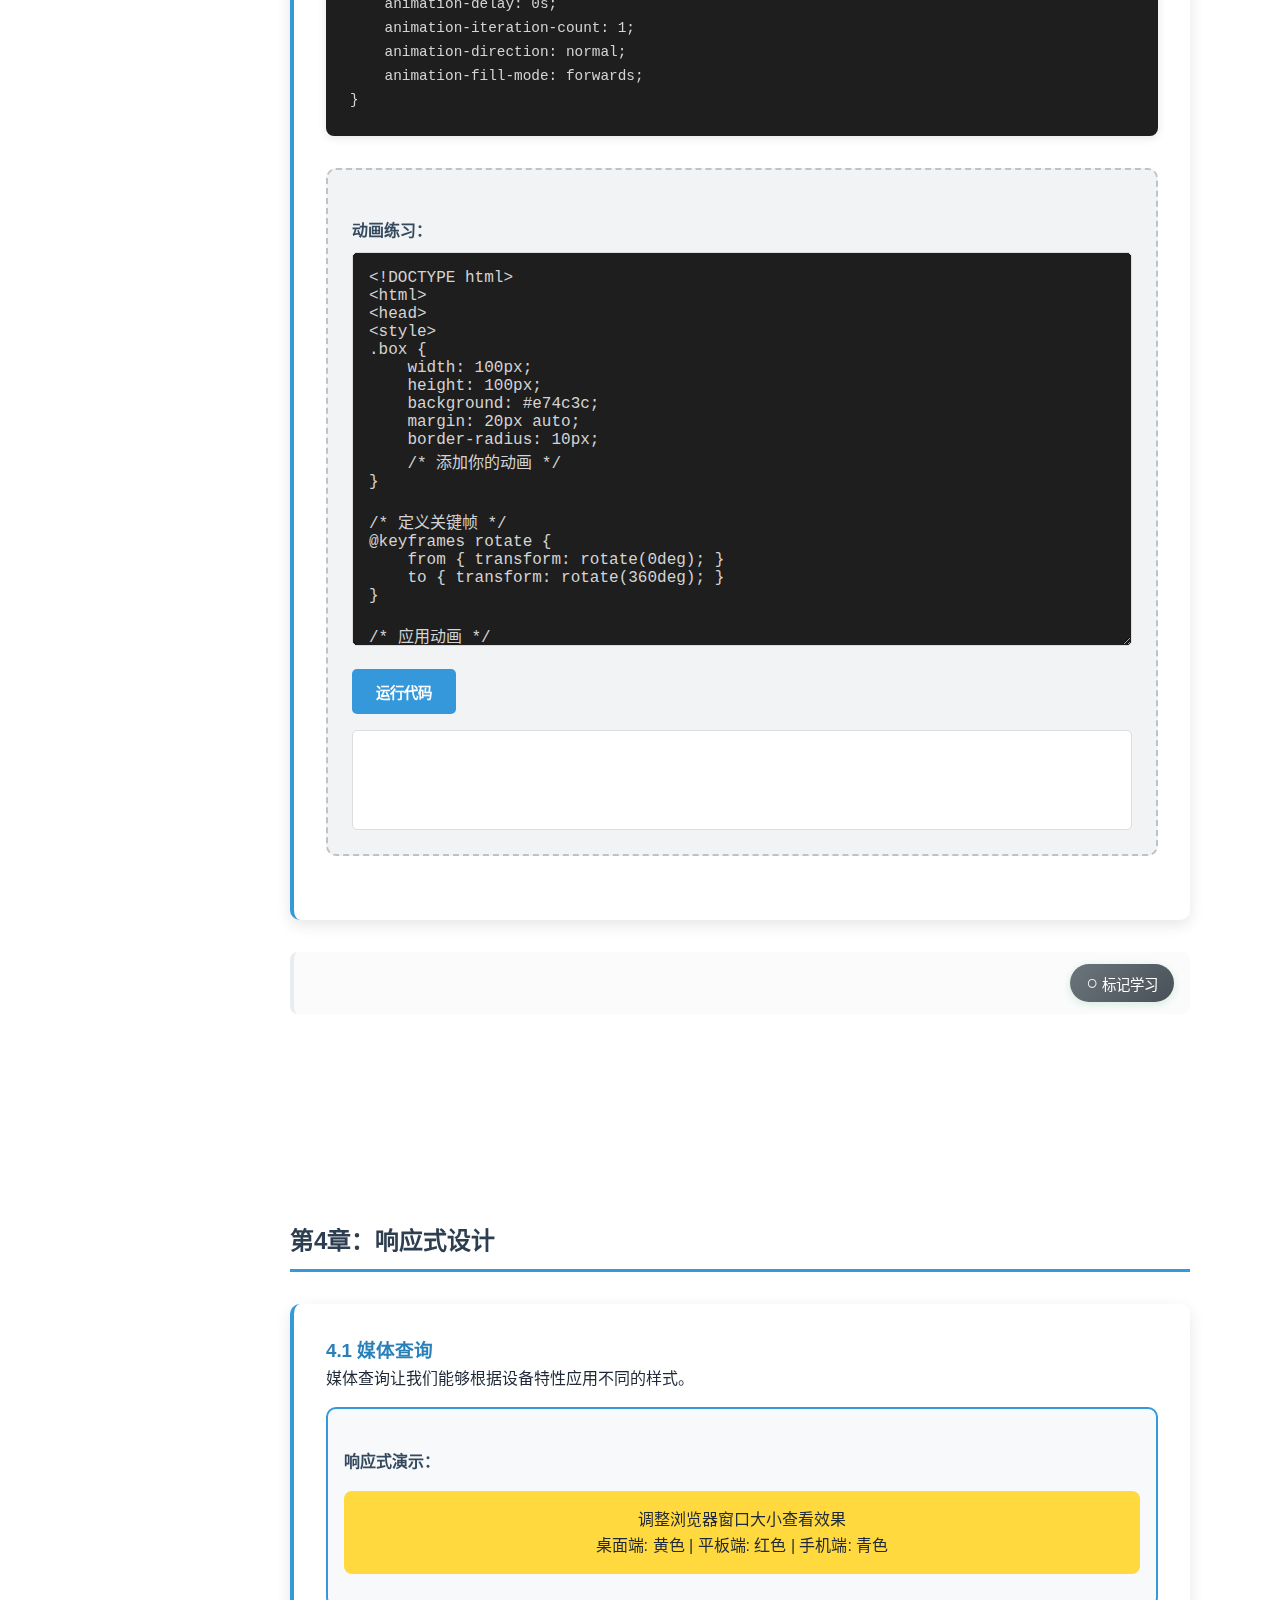
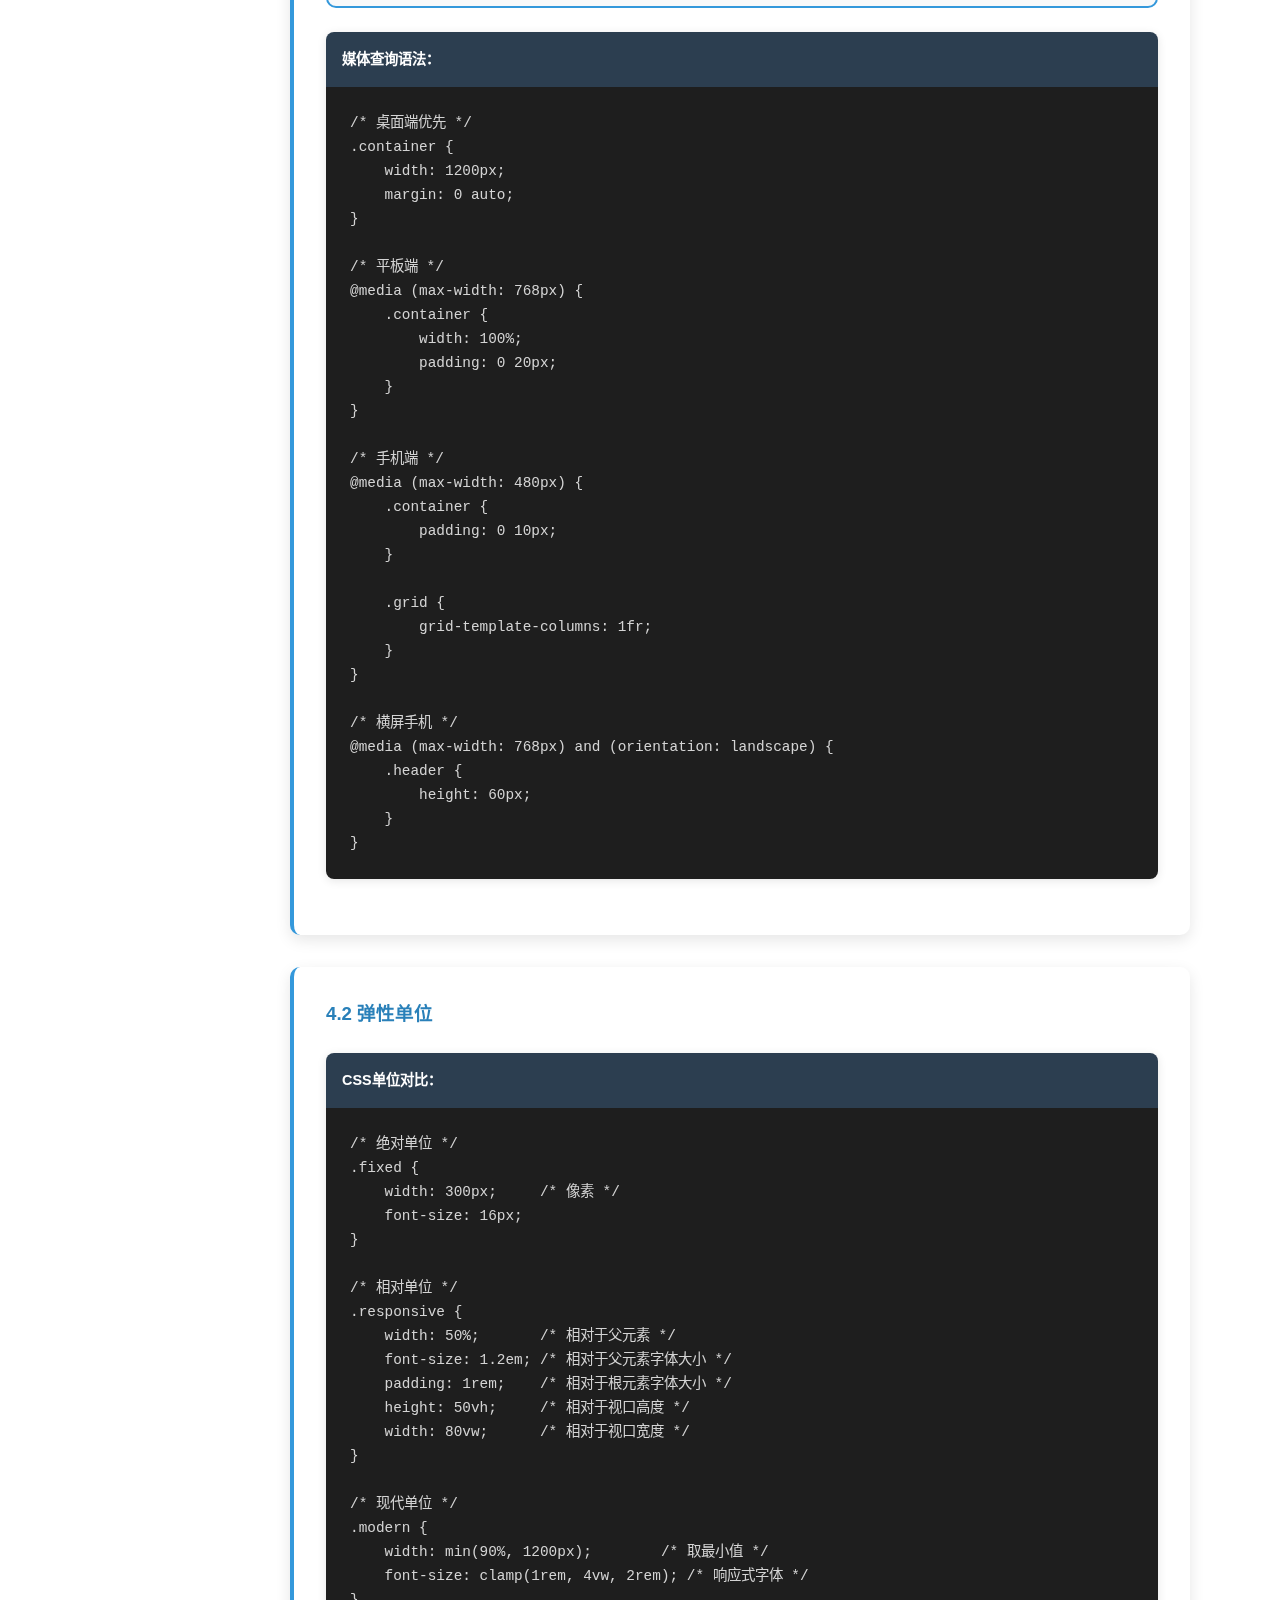
<file: projects/learn/css.html>
<!DOCTYPE html>
<html lang="zh-CN">
<head>
    <meta charset="UTF-8">
    <meta name="viewport" content="width=device-width, initial-scale=1.0">
    <title>CSS3 学习教程 - 前端三件套学习项目</title>
    <link rel="stylesheet" href="../../css/styles.css">
    <link rel="stylesheet" href="../../css/learn.css">
    <link rel="icon" href="data:image/svg+xml,<svg xmlns='http://www.w3.org/2000/svg' viewBox='0 0 100 100'><text y='.9em' font-size='90'>🎨</text></svg>">
    <style>
        /* CSS3演示专用样式 */
        .css-demo {
            border: 2px solid #3498db;
            border-radius: 10px;
            padding: 1rem;
            margin: 1rem 0;
            background: #f8f9fa;
        }
        
        .flexbox-demo {
            display: flex;
            gap: 1rem;
            background: #e3f2fd;
            padding: 1rem;
            border-radius: 8px;
        }
        
        .flex-item {
            background: #2196F3;
            color: white;
            padding: 1rem;
            border-radius: 5px;
            text-align: center;
            flex: 1;
        }
        
        .grid-demo {
            display: grid;
            grid-template-columns: repeat(3, 1fr);
            gap: 1rem;
            background: #e8f5e8;
            padding: 1rem;
            border-radius: 8px;
        }
        
        .grid-item {
            background: #4CAF50;
            color: white;
            padding: 1rem;
            border-radius: 5px;
            text-align: center;
        }
        
        .animation-demo {
            width: 100px;
            height: 100px;
            background: #ff6b6b;
            border-radius: 50%;
            margin: 2rem auto;
            animation: bounce 2s infinite;
        }
        
        @keyframes bounce {
            0%, 20%, 50%, 80%, 100% {
                transform: translateY(0);
            }
            40% {
                transform: translateY(-30px);
            }
            60% {
                transform: translateY(-15px);
            }
        }
        
        .transform-demo {
            width: 80px;
            height: 80px;
            background: #9c27b0;
            margin: 2rem auto;
            transition: transform 0.3s ease;
            border-radius: 10px;
        }
        
        .transform-demo:hover {
            transform: scale(1.2) rotate(45deg);
        }
        
        .gradient-demo {
            height: 100px;
            background: linear-gradient(45deg, #ff6b6b, #4ecdc4, #45b7d1);
            border-radius: 10px;
            margin: 1rem 0;
        }
        
        .shadow-demo {
            background: white;
            padding: 2rem;
            border-radius: 10px;
            box-shadow: 0 10px 30px rgba(0,0,0,0.2);
            text-align: center;
            margin: 2rem 0;
        }
        
        .responsive-demo {
            background: #ffd93d;
            padding: 1rem;
            border-radius: 8px;
            text-align: center;
            margin: 1rem 0;
        }
        
        @media (max-width: 768px) {
            .responsive-demo {
                background: #ff6b6b;
                color: white;
            }
        }
        
        @media (max-width: 480px) {
            .responsive-demo {
                background: #4ecdc4;
            }
        }
    </style>
</head>
<body>
    <!-- 导航栏 -->
    <nav class="learn-nav">
        <div class="nav-container">
            <a href="../../index.html" class="back-btn">← 返回首页</a>
            <h1>CSS3 学习教程</h1>
            <div class="progress-indicator">
                <span id="progress-text">进度: 0%</span>
                <div class="progress-bar">
                    <div class="progress-fill" id="progress-fill"></div>
                </div>
            </div>
        </div>
    </nav>

    <!-- 侧边导航 -->
    <aside class="sidebar">
        <nav class="chapter-nav">
            <h3>学习目录</h3>
            <ul>
                <li><a href="#selectors" data-chapter="1">CSS基础与盒模型</a></li>
                <li><a href="#positioning" data-chapter="2">定位系统与BFC</a></li>
                <li><a href="#layout" data-chapter="3">现代布局</a></li>
                <li><a href="#animations" data-chapter="4">动画与过渡</a></li>
                <li><a href="#responsive" data-chapter="5">响应式设计</a></li>
                <li><a href="#advanced" data-chapter="6">高级特性</a></li>
                <li><a href="#preprocessors" data-chapter="7">CSS预处理器</a></li>
                <li><a href="#css-in-js" data-chapter="8">CSS-in-JS</a></li>
                <li><a href="#performance" data-chapter="9">性能优化</a></li>
                <li><a href="#architecture" data-chapter="10">CSS架构</a></li>
                <li><a href="#grid-advanced" data-chapter="11">Grid高级布局</a></li>
                <li><a href="#custom-properties" data-chapter="12">CSS变量</a></li>
                <li><a href="#logical-properties" data-chapter="13">逻辑属性</a></li>
                <li><a href="#container-queries" data-chapter="14">容器查询</a></li>
                <li><a href="#cascade-layers" data-chapter="15">级联层</a></li>
                <li><a href="#color-functions" data-chapter="16">现代颜色函数</a></li>
                <li><a href="#typography" data-chapter="17">现代排版</a></li>
                <li><a href="#ui-components" data-chapter="18">UI组件设计</a></li>
                <li><a href="#future-css" data-chapter="19">未来CSS特性</a></li>
                <li><a href="#projects" data-chapter="20">综合项目</a></li>
            </ul>
        </nav>
    </aside>

    <!-- 主要内容 -->
    <main class="learn-content">
        <!-- CSS选择器 -->
        <section id="selectors" class="chapter">
            <h2>第1章：CSS基础与盒模型</h2>
            
            <div class="lesson">
                <h3>1.1 CSS盒模型详解</h3>
                <p>盒模型是CSS布局的基础，每个元素都被表示为一个矩形盒子。</p>
                
                <div class="css-demo">
                    <h4>标准盒模型 vs IE盒模型</h4>
                    <div style="display: flex; gap: 2rem; margin: 1rem 0;">
                        <div style="border: 2px solid #333; padding: 20px; background: #f0f0f0; flex: 1;">
                            <div style="background: #4CAF50; padding: 10px; color: white;">
                                标准盒模型<br>
                                width = content
                            </div>
                        </div>
                        <div style="border: 2px solid #333; padding: 20px; background: #f0f0f0; flex: 1; box-sizing: border-box;">
                            <div style="background: #FF9800; padding: 10px; color: white;">
                                IE盒模型<br>
                                width = content + padding + border
                            </div>
                        </div>
                    </div>
                </div>

                <div class="interview-points">
                    <div class="interview-item">
                        <h4>❓ 标准盒模型和IE盒模型的区别？</h4>
                        <div class="interview-answer">
                            <p><strong>答案：</strong></p>
                            <div class="comparison-table">
                                <table>
                                    <thead>
                                        <tr>
                                            <th>特性</th>
                                            <th>标准盒模型(content-box)</th>
                                            <th>IE盒模型(border-box)</th>
                                        </tr>
                                    </thead>
                                    <tbody>
                                        <tr>
                                            <td>width计算</td>
                                            <td>只包含content</td>
                                            <td>包含content+padding+border</td>
                                        </tr>
                                        <tr>
                                            <td>实际占用空间</td>
                                            <td>width + padding + border + margin</td>
                                            <td>width + margin</td>
                                        </tr>
                                        <tr>
                                            <td>设置方式</td>
                                            <td>box-sizing: content-box</td>
                                            <td>box-sizing: border-box</td>
                                        </tr>
                                        <tr>
                                            <td>优势</td>
                                            <td>W3C标准，默认模式</td>
                                            <td>更直观，易于计算布局</td>
                                        </tr>
                                    </tbody>
                                </table>
                            </div>
                            <p><strong>最佳实践：</strong>使用 <code>* { box-sizing: border-box; }</code> 统一为IE盒模型</p>
                        </div>
                    </div>
                </div>
            </div>

            <div class="lesson">
                <h3>1.2 CSS选择器权重与优先级</h3>
                <p>CSS选择器用于选择HTML元素并应用样式。掌握选择器是CSS的基础。</p>
                
                <div class="code-example">
                    <h4>常用选择器类型：</h4>
                    <pre><code>/* 元素选择器 */
p {
    color: blue;
}

/* 类选择器 */
.my-class {
    background-color: yellow;
}

/* ID选择器 */
#my-id {
    font-size: 20px;
}

/* 属性选择器 */
input[type="text"] {
    border: 1px solid #ccc;
}

/* 伪类选择器 */
a:hover {
    color: red;
}

/* 伪元素选择器 */
p::before {
    content: "前缀: ";
}</code></pre>
                </div>

                <div class="practice-area">
                    <h4>选择器练习：</h4>
                    <textarea id="css-editor1" class="code-editor" rows="15"><!DOCTYPE html>
<html>
<head>
<style>
/* 在这里编写CSS样式 */
h1 {
    color: #3498db;
}

.highlight {
    background-color: yellow;
    padding: 5px;
}

#special {
    font-weight: bold;
    color: #e74c3c;
}

/* 尝试添加更多选择器 */

</style>
</head>
<body>
    <h1>CSS选择器练习</h1>
    <p class="highlight">这是一个带有highlight类的段落</p>
    <p id="special">这是一个带有special ID的段落</p>
    <p>这是一个普通段落</p>
    <a href="#">这是一个链接</a>
</body>
</html></textarea>
                    <div class="editor-controls">
                        <button onclick="runHTML('css-editor1', 'preview1')" class="btn-primary">运行代码</button>
                        <button onclick="resetEditor('css-editor1')" class="btn-secondary">重置</button>
                    </div>
                    <div id="preview1" class="preview-area"></div>
                </div>
            </div>

            <div class="lesson">
                <h3>1.2 高级选择器</h3>
                
                <div class="code-example">
                    <h4>组合选择器：</h4>
                    <pre><code>/* 后代选择器 */
div p {
    margin: 10px;
}

/* 子元素选择器 */
div > p {
    font-weight: bold;
}

/* 相邻兄弟选择器 */
h1 + p {
    font-size: 18px;
}

/* 通用兄弟选择器 */
h1 ~ p {
    color: gray;
}

/* 多个选择器 */
h1, h2, h3 {
    font-family: Arial, sans-serif;
}</code></pre>
                </div>
            </div>
        </section>

        <!-- 定位与浮动 -->
        <section id="positioning" class="chapter">
            <h2>第2章：定位系统与BFC</h2>
            
            <div class="lesson">
                <h3>2.1 CSS定位详解</h3>
                <p>CSS定位是控制元素在页面中位置的重要机制。</p>
                
                <div class="code-example">
                    <h4>五种定位方式：</h4>
                    <pre><code>/* 静态定位（默认） */
.static { position: static; }

/* 相对定位 */
.relative { 
    position: relative; 
    top: 10px; 
    left: 20px; 
}

/* 绝对定位 */
.absolute { 
    position: absolute; 
    top: 0; 
    right: 0; 
}

/* 固定定位 */
.fixed { 
    position: fixed; 
    bottom: 20px; 
    right: 20px; 
}

/* 粘性定位 */
.sticky { 
    position: sticky; 
    top: 0; 
}</code></pre>
                </div>

                <div class="interview-points">
                    <div class="interview-item">
                        <h4>❓ absolute和relative定位的区别？</h4>
                        <div class="interview-answer">
                            <p><strong>答案：</strong></p>
                            <ul>
                                <li><strong>relative相对定位</strong>：
                                    <ul>
                                        <li>相对于元素原来的位置进行偏移</li>
                                        <li>不脱离文档流，原位置仍然占据空间</li>
                                        <li>常作为绝对定位子元素的参考点</li>
                                    </ul>
                                </li>
                                <li><strong>absolute绝对定位</strong>：
                                    <ul>
                                        <li>相对于最近的已定位祖先元素进行定位</li>
                                        <li>完全脱离文档流，不占据空间</li>
                                        <li>如果没有已定位祖先，则相对于初始包含块</li>
                                    </ul>
                                </li>
                            </ul>
                        </div>
                    </div>
                </div>
            </div>

            <div class="lesson">
                <h3>2.2 BFC块级格式化上下文</h3>
                <p>BFC是Web页面CSS渲染的一个重要概念，是页面中的一块渲染区域。</p>
                
                <div class="interview-points">
                    <div class="interview-item">
                        <h4>❓ 什么是BFC？如何触发BFC？</h4>
                        <div class="interview-answer">
                            <p><strong>BFC的特性：</strong></p>
                            <ul>
                                <li>内部的Box会在垂直方向一个接一个地放置</li>
                                <li>垂直方向上的距离由margin决定（margin重叠）</li>
                                <li>BFC区域不会与float元素重叠</li>
                                <li>计算BFC高度时，浮动元素也参与计算</li>
                                <li>BFC是页面上的一个隔离的独立容器</li>
                            </ul>
                            
                            <p><strong>触发BFC的方法：</strong></p>
                            <div class="code-example">
                                <pre><code>/* 1. 根元素或包含根元素的元素 */
html { ... }

/* 2. 浮动元素 */
.float { float: left; }

/* 3. 绝对定位元素 */
.absolute { position: absolute; }

/* 4. display值为inline-block、table-cell、flex等 */
.inline-block { display: inline-block; }
.flex { display: flex; }

/* 5. overflow不为visible */
.overflow { overflow: hidden; }

/* 6. contain值为layout、content、paint */
.contain { contain: layout; }</code></pre>
                            </div>
                            
                            <p><strong>BFC的应用：</strong></p>
                            <ul>
                                <li>清除浮动（父元素高度塌陷问题）</li>
                                <li>防止margin重叠</li>
                                <li>实现自适应两栏布局</li>
                            </ul>
                        </div>
                    </div>
                </div>
            </div>

            <div class="lesson">
                <h3>2.3 浮动与清除浮动</h3>
                
                <div class="interview-points">
                    <div class="interview-item">
                        <h4>❓ 浮动的原理和清除浮动的方法？</h4>
                        <div class="interview-answer">
                            <p><strong>浮动的特点：</strong></p>
                            <ul>
                                <li>元素脱离文档流，但不脱离文本流</li>
                                <li>浮动元素会向左或向右移动，直到碰到容器边界或另一个浮动元素</li>
                                <li>浮动元素不占据空间，但影响其他元素布局</li>
                            </ul>
                            
                            <p><strong>清除浮动的方法：</strong></p>
                            <div class="code-example">
                                <pre><code>/* 方法1：clear属性 */
.clear { clear: both; }

/* 方法2：伪元素清除 */
.clearfix::after {
    content: "";
    display: table;
    clear: both;
}

/* 方法3：BFC清除 */
.bfc { overflow: hidden; }

/* 方法4：父元素设置高度 */
.parent { height: 300px; }

/* 方法5：使用flex布局替代 */
.flex-container { 
    display: flex; 
    flex-wrap: wrap; 
}</code></pre>
                            </div>
                        </div>
                    </div>
                </div>
            </div>
        </section>

        <!-- 布局系统 -->
        <section id="layout" class="chapter">
            <h2>第3章：现代布局系统</h2>
            
            <div class="lesson">
                <h3>3.1 Flexbox布局</h3>
                <p>Flexbox是一种强大的一维布局方法，特别适合在容器中分配空间和对齐项目。</p>
                
                <div class="css-demo">
                    <h4>Flexbox示例：</h4>
                    <div class="flexbox-demo">
                        <div class="flex-item">项目1</div>
                        <div class="flex-item">项目2</div>
                        <div class="flex-item">项目3</div>
                    </div>
                </div>

                <div class="code-example">
                    <h4>Flexbox基础属性：</h4>
                    <pre><code>/* 容器属性 */
.flex-container {
    display: flex;
    flex-direction: row; /* row, column, row-reverse, column-reverse */
    justify-content: center; /* flex-start, flex-end, center, space-between, space-around */
    align-items: center; /* flex-start, flex-end, center, stretch, baseline */
    flex-wrap: wrap; /* nowrap, wrap, wrap-reverse */
}

/* 项目属性 */
.flex-item {
    flex: 1; /* flex-grow flex-shrink flex-basis */
    align-self: auto; /* auto, flex-start, flex-end, center, baseline, stretch */
}</code></pre>
                </div>

                <div class="practice-area">
                    <h4>Flexbox练习：</h4>
                    <textarea id="css-editor2" class="code-editor" rows="20"><!DOCTYPE html>
<html>
<head>
<style>
.container {
    display: flex;
    height: 200px;
    background: #ecf0f1;
    border: 2px solid #34495e;
    /* 尝试修改这些属性 */
    justify-content: center;
    align-items: center;
    flex-direction: row;
}

.item {
    background: #3498db;
    color: white;
    padding: 20px;
    margin: 5px;
    border-radius: 5px;
    flex: 1;
}

.item:nth-child(2) {
    background: #e74c3c;
    /* 尝试设置 flex: 2; */
}
</style>
</head>
<body>
    <div class="container">
        <div class="item">A</div>
        <div class="item">B</div>
        <div class="item">C</div>
    </div>
</body>
</html></textarea>
                    <div class="editor-controls">
                        <button onclick="runHTML('css-editor2', 'preview2')" class="btn-primary">运行代码</button>
                    </div>
                    <div id="preview2" class="preview-area"></div>
                </div>
            </div>

            <div class="lesson">
                <h3>2.2 Grid布局</h3>
                <p>CSS Grid是强大的二维布局系统，允许同时控制行和列。</p>
                
                <div class="css-demo">
                    <h4>Grid示例：</h4>
                    <div class="grid-demo">
                        <div class="grid-item">1</div>
                        <div class="grid-item">2</div>
                        <div class="grid-item">3</div>
                        <div class="grid-item">4</div>
                        <div class="grid-item">5</div>
                        <div class="grid-item">6</div>
                    </div>
                </div>

                <div class="code-example">
                    <h4>Grid基础属性：</h4>
                    <pre><code>/* 容器属性 */
.grid-container {
    display: grid;
    grid-template-columns: 1fr 2fr 1fr; /* 定义列 */
    grid-template-rows: 100px 200px; /* 定义行 */
    gap: 20px; /* 间隙 */
    grid-template-areas: 
        "header header header"
        "sidebar main main";
}

/* 项目属性 */
.grid-item {
    grid-column: 1 / 3; /* 跨列 */
    grid-row: 1 / 2; /* 跨行 */
    grid-area: header; /* 使用命名区域 */
}</code></pre>
                </div>
            </div>
        </section>

        <!-- 动画效果 -->
        <section id="animations" class="chapter">
            <h2>第4章：动画与过渡</h2>
            
            <div class="lesson">
                <h3>4.1 CSS过渡</h3>
                <p>过渡效果可以让CSS属性的变化更加平滑自然。</p>
                
                <div class="css-demo">
                    <h4>过渡效果演示：</h4>
                    <div class="transform-demo"></div>
                    <p style="text-align: center; color: #666;">悬停查看效果</p>
                </div>

                <div class="code-example">
                    <h4>过渡属性：</h4>
                    <pre><code>.transition-element {
    transition: all 0.3s ease;
    /* 或者单独设置 */
    transition-property: transform, opacity;
    transition-duration: 0.3s;
    transition-timing-function: ease-in-out;
    transition-delay: 0.1s;
}

.transition-element:hover {
    transform: scale(1.2);
    opacity: 0.8;
}</code></pre>
                </div>
            </div>

            <div class="lesson">
                <h3>3.2 CSS动画</h3>
                <p>CSS动画提供了更复杂的动画控制，可以定义关键帧。</p>
                
                <div class="css-demo">
                    <h4>动画演示：</h4>
                    <div class="animation-demo"></div>
                </div>

                <div class="code-example">
                    <h4>关键帧动画：</h4>
                    <pre><code>@keyframes slideIn {
    0% {
        transform: translateX(-100%);
        opacity: 0;
    }
    50% {
        opacity: 0.5;
    }
    100% {
        transform: translateX(0);
        opacity: 1;
    }
}

.animated-element {
    animation: slideIn 1s ease-out;
    /* 完整语法 */
    animation-name: slideIn;
    animation-duration: 1s;
    animation-timing-function: ease-out;
    animation-delay: 0s;
    animation-iteration-count: 1;
    animation-direction: normal;
    animation-fill-mode: forwards;
}</code></pre>
                </div>

                <div class="practice-area">
                    <h4>动画练习：</h4>
                    <textarea id="css-editor3" class="code-editor" rows="20"><!DOCTYPE html>
<html>
<head>
<style>
.box {
    width: 100px;
    height: 100px;
    background: #e74c3c;
    margin: 20px auto;
    border-radius: 10px;
    /* 添加你的动画 */
}

/* 定义关键帧 */
@keyframes rotate {
    from { transform: rotate(0deg); }
    to { transform: rotate(360deg); }
}

/* 应用动画 */
.box:hover {
    animation: rotate 2s linear infinite;
}

/* 尝试创建更多动画效果 */
</style>
</head>
<body>
    <div class="box"></div>
    <p style="text-align: center;">悬停查看动画效果</p>
</body>
</html></textarea>
                    <div class="editor-controls">
                        <button onclick="runHTML('css-editor3', 'preview3')" class="btn-primary">运行代码</button>
                    </div>
                    <div id="preview3" class="preview-area"></div>
                </div>
            </div>
        </section>

        <!-- 响应式设计 -->
        <section id="responsive" class="chapter">
            <h2>第4章：响应式设计</h2>
            
            <div class="lesson">
                <h3>4.1 媒体查询</h3>
                <p>媒体查询让我们能够根据设备特性应用不同的样式。</p>
                
                <div class="css-demo">
                    <h4>响应式演示：</h4>
                    <div class="responsive-demo">
                        <p>调整浏览器窗口大小查看效果</p>
                        <p>桌面端: 黄色 | 平板端: 红色 | 手机端: 青色</p>
                    </div>
                </div>

                <div class="code-example">
                    <h4>媒体查询语法：</h4>
                    <pre><code>/* 桌面端优先 */
.container {
    width: 1200px;
    margin: 0 auto;
}

/* 平板端 */
@media (max-width: 768px) {
    .container {
        width: 100%;
        padding: 0 20px;
    }
}

/* 手机端 */
@media (max-width: 480px) {
    .container {
        padding: 0 10px;
    }
    
    .grid {
        grid-template-columns: 1fr;
    }
}

/* 横屏手机 */
@media (max-width: 768px) and (orientation: landscape) {
    .header {
        height: 60px;
    }
}</code></pre>
                </div>
            </div>

            <div class="lesson">
                <h3>4.2 弹性单位</h3>
                
                <div class="code-example">
                    <h4>CSS单位对比：</h4>
                    <pre><code>/* 绝对单位 */
.fixed {
    width: 300px;     /* 像素 */
    font-size: 16px;
}

/* 相对单位 */
.responsive {
    width: 50%;       /* 相对于父元素 */
    font-size: 1.2em; /* 相对于父元素字体大小 */
    padding: 1rem;    /* 相对于根元素字体大小 */
    height: 50vh;     /* 相对于视口高度 */
    width: 80vw;      /* 相对于视口宽度 */
}

/* 现代单位 */
.modern {
    width: min(90%, 1200px);        /* 取最小值 */
    font-size: clamp(1rem, 4vw, 2rem); /* 响应式字体 */
}</code></pre>
                </div>
            </div>
        </section>

        <!-- 高级特性 -->
        <section id="advanced" class="chapter">
            <h2>第5章：CSS高级特性</h2>
            
            <div class="lesson">
                <h3>5.1 渐变与阴影</h3>
                
                <div class="css-demo">
                    <div class="gradient-demo"></div>
                    <div class="shadow-demo">
                        <h4>阴影效果</h4>
                        <p>这个卡片有漂亮的阴影效果</p>
                    </div>
                </div>

                <div class="code-example">
                    <h4>渐变语法：</h4>
                    <pre><code>/* 线性渐变 */
.linear-gradient {
    background: linear-gradient(45deg, #ff6b6b, #4ecdc4);
    background: linear-gradient(to right, red, blue);
}

/* 径向渐变 */
.radial-gradient {
    background: radial-gradient(circle, #ff6b6b, #4ecdc4);
}

/* 阴影效果 */
.box-shadow {
    box-shadow: 0 10px 30px rgba(0,0,0,0.2);
    /* x偏移 y偏移 模糊度 扩散 颜色 */
    box-shadow: 2px 2px 10px 1px rgba(0,0,0,0.1);
}

.text-shadow {
    text-shadow: 2px 2px 4px rgba(0,0,0,0.3);
}</code></pre>
                </div>
            </div>

            <div class="lesson">
                <h3>5.2 CSS自定义属性（变量）</h3>
                
                <div class="code-example">
                    <h4>CSS变量：</h4>
                    <pre><code>/* 定义全局变量 */
:root {
    --primary-color: #3498db;
    --secondary-color: #2ecc71;
    --font-size: 16px;
    --spacing: 1rem;
}

/* 使用变量 */
.button {
    background-color: var(--primary-color);
    color: white;
    padding: var(--spacing);
    font-size: var(--font-size);
    border: 2px solid var(--primary-color);
}

/* 带默认值的变量 */
.element {
    color: var(--text-color, #333);
}

/* 在JavaScript中使用 */
/* document.documentElement.style.setProperty('--primary-color', '#e74c3c'); */</code></pre>
                </div>
            </div>
        </section>

        <!-- CSS预处理器 -->
        <section id="preprocessors" class="chapter">
            <h2>第7章：CSS预处理器</h2>
            
            <div class="lesson">
                <h3>7.1 Sass/SCSS</h3>
                <p>Sass是最流行的CSS预处理器，提供变量、嵌套、混合等功能。</p>
                
                <div class="code-example">
                    <h4>SCSS语法示例：</h4>
                    <pre><code>// 变量定义
$primary-color: #3498db;
$secondary-color: #2ecc71;
$font-stack: 'Helvetica Neue', Arial, sans-serif;

// 嵌套规则
.navbar {
    background-color: $primary-color;
    font-family: $font-stack;
    
    .nav-item {
        padding: 1rem;
        color: white;
        
        &:hover {
            background-color: darken($primary-color, 10%);
        }
        
        &.active {
            background-color: $secondary-color;
        }
    }
}

// 混合（Mixins）
@mixin button-style($bg-color, $text-color: white) {
    background-color: $bg-color;
    color: $text-color;
    padding: 0.75rem 1.5rem;
    border: none;
    border-radius: 4px;
    cursor: pointer;
    
    &:hover {
        background-color: darken($bg-color, 10%);
    }
}

.btn-primary {
    @include button-style($primary-color);
}

.btn-secondary {
    @include button-style($secondary-color);
}</code></pre>
                </div>

                <div class="interview-points">
                    <div class="interview-item">
                        <h4>❓ CSS预处理器的优势？</h4>
                        <div class="interview-answer">
                            <p><strong>主要优势：</strong></p>
                            <ul>
                                <li><strong>变量</strong>：可重用的值定义</li>
                                <li><strong>嵌套</strong>：符合HTML结构的CSS写法</li>
                                <li><strong>混合</strong>：可重用的样式块</li>
                                <li><strong>继承</strong>：样式继承机制</li>
                                <li><strong>函数</strong>：颜色处理、数学运算</li>
                                <li><strong>模块化</strong>：文件拆分和导入</li>
                            </ul>
                        </div>
                    </div>
                </div>
            </div>
        </section>

        <!-- Container Queries -->
        <section id="container-queries" class="chapter">
            <h2>第14章：容器查询</h2>
            
            <div class="lesson">
                <h3>14.1 容器查询基础</h3>
                <p>容器查询允许组件根据其容器的大小而不是视口大小来应用样式。</p>
                
                <div class="code-example">
                    <h4>容器查询示例：</h4>
                    <pre><code>/* 定义容器 */
.card-container {
    container-type: inline-size;
    container-name: card-container;
}

/* 基础卡片样式 */
.card {
    background: white;
    border-radius: 8px;
    padding: 1rem;
    box-shadow: 0 2px 4px rgba(0,0,0,0.1);
}

/* 当容器宽度小于400px时 */
@container card-container (max-width: 400px) {
    .card {
        text-align: center;
    }
    
    .card-image {
        width: 100%;
        margin-bottom: 1rem;
    }
    
    .card-content {
        display: block;
    }
}

/* 当容器宽度大于400px时 */
@container card-container (min-width: 400px) {
    .card {
        display: flex;
        align-items: center;
        gap: 1rem;
    }
    
    .card-image {
        width: 150px;
        height: 150px;
        object-fit: cover;
        flex-shrink: 0;
    }
    
    .card-content {
        flex: 1;
    }
}

/* 响应式容器查询 */
@container card-container (min-width: 600px) {
    .card {
        padding: 2rem;
    }
    
    .card-title {
        font-size: 1.5rem;
    }
    
    .card-description {
        font-size: 1.1rem;
        line-height: 1.6;
    }
}</code></pre>
                </div>

                <div class="interview-points">
                    <div class="interview-item">
                        <h4>❓ 容器查询vs媒体查询的区别？</h4>
                        <div class="interview-answer">
                            <div class="comparison-table">
                                <table>
                                    <thead>
                                        <tr>
                                            <th>特性</th>
                                            <th>媒体查询</th>
                                            <th>容器查询</th>
                                        </tr>
                                    </thead>
                                    <tbody>
                                        <tr>
                                            <td>查询对象</td>
                                            <td>视口大小</td>
                                            <td>容器大小</td>
                                        </tr>
                                        <tr>
                                            <td>响应性</td>
                                            <td>页面级别</td>
                                            <td>组件级别</td>
                                        </tr>
                                        <tr>
                                            <td>复用性</td>
                                            <td>较低</td>
                                            <td>非常高</td>
                                        </tr>
                                        <tr>
                                            <td>应用场景</td>
                                            <td>全局布局</td>
                                            <td>组件设计</td>
                                        </tr>
                                        <tr>
                                            <td>浏览器支持</td>
                                            <td>优秀</td>
                                            <td>现代浏览器</td>
                                        </tr>
                                    </tbody>
                                </table>
                            </div>
                        </div>
                    </div>
                </div>
            </div>
        </section>

        <!-- 未来CSS特性 -->
        <section id="future-css" class="chapter">
            <h2>第19章：2025年CSS新特性</h2>
            
            <div class="lesson">
                <h3>19.1 CSS嵌套</h3>
                <p>原生CSS嵌套功能，无需预处理器即可使用嵌套语法。</p>
                
                <div class="code-example">
                    <h4>原生CSS嵌套：</h4>
                    <pre><code>/* 原生CSS嵌套语法 */
.card {
    background: white;
    border-radius: 8px;
    padding: 1rem;
    
    /* 嵌套选择器 */
    & .title {
        font-size: 1.5rem;
        color: #333;
        margin-bottom: 0.5rem;
    }
    
    & .content {
        color: #666;
        line-height: 1.6;
        
        /* 深度嵌套 */
        & p {
            margin-bottom: 1rem;
            
            &:last-child {
                margin-bottom: 0;
            }
        }
    }
    
    /* 伪类和伪元素 */
    &:hover {
        box-shadow: 0 4px 8px rgba(0,0,0,0.1);
        transform: translateY(-2px);
    }
    
    &::before {
        content: '';
        position: absolute;
        top: 0;
        left: 0;
        width: 4px;
        height: 100%;
        background: linear-gradient(to bottom, #3498db, #2ecc71);
    }
}

/* 媒体查询嵌套 */
.responsive-grid {
    display: grid;
    gap: 1rem;
    
    @media (min-width: 768px) {
        grid-template-columns: repeat(2, 1fr);
        
        @media (min-width: 1024px) {
            grid-template-columns: repeat(3, 1fr);
        }
    }
}</code></pre>
                </div>
            </div>

            <div class="lesson">
                <h3>19.2 CSS层叠层（@layer）</h3>
                <p>CSS层叠层提供了更好的样式优先级控制。</p>
                
                <div class="code-example">
                    <h4>层叠层示例：</h4>
                    <pre><code>/* 定义层的顺序 */
@layer reset, base, components, utilities;

/* 重置样式层 */
@layer reset {
    * {
        margin: 0;
        padding: 0;
        box-sizing: border-box;
    }
}

/* 基础样式层 */
@layer base {
    body {
        font-family: -apple-system, BlinkMacSystemFont, 'Segoe UI', system-ui;
        line-height: 1.6;
        color: #333;
    }
    
    h1, h2, h3 {
        margin-bottom: 1rem;
    }
}

/* 组件样式层 */
@layer components {
    .btn {
        display: inline-flex;
        align-items: center;
        padding: 0.75rem 1.5rem;
        border: none;
        border-radius: 6px;
        text-decoration: none;
        cursor: pointer;
        transition: all 0.2s ease;
    }
    
    .btn-primary {
        background: #3498db;
        color: white;
    }
    
    .btn-primary:hover {
        background: #2980b9;
    }
}

/* 工具类样式层 */
@layer utilities {
    .text-center { text-align: center; }
    .text-right { text-align: right; }
    .mt-1 { margin-top: 0.5rem; }
    .mt-2 { margin-top: 1rem; }
    .hidden { display: none; }
}</code></pre>
                </div>
            </div>
        </section>

        <!-- 综合项目 -->
        <section id="projects" class="chapter">
            <h2>第20章：综合项目</h2>
            
            <div class="project-list">
                <div class="project-card">
                    <h3>项目1：响应式导航栏</h3>
                    <p>使用Flexbox创建完全响应式的导航栏，包含汉堡菜单</p>
                    <div class="project-features">
                        <span class="feature">Flexbox布局</span>
                        <span class="feature">媒体查询</span>
                        <span class="feature">CSS动画</span>
                    </div>
                    <button onclick="startProject('navbar')" class="btn-primary">开始项目</button>
                </div>
                
                <div class="project-card">
                    <h3>项目2：卡片布局系统</h3>
                    <p>使用Grid布局创建灵活的卡片系统，支持不同尺寸</p>
                    <div class="project-features">
                        <span class="feature">CSS Grid</span>
                        <span class="feature">悬停效果</span>
                        <span class="feature">阴影和渐变</span>
                    </div>
                    <button onclick="startProject('cards')" class="btn-primary">开始项目</button>
                </div>
                
                <div class="project-card">
                    <h3>项目3：动画加载器</h3>
                    <p>创建各种CSS动画加载器和过渡效果</p>
                    <div class="project-features">
                        <span class="feature">关键帧动画</span>
                        <span class="feature">变换效果</span>
                        <span class="feature">时间函数</span>
                    </div>
                    <button onclick="startProject('loaders')" class="btn-primary">开始项目</button>
                </div>
                
                <div class="project-card">
                    <h3>项目4：完整页面布局</h3>
                    <p>结合所有学到的技术创建完整的响应式页面</p>
                    <div class="project-features">
                        <span class="feature">现代布局</span>
                        <span class="feature">响应式设计</span>
                        <span class="feature">用户体验</span>
                    </div>
                    <button onclick="startProject('layout')" class="btn-primary">开始项目</button>
                </div>
            </div>
        </section>
    </main>

    <!-- 学习助手 -->
    <div id="learning-assistant" class="assistant">
        <button id="assistant-toggle" class="assistant-btn">🎨</button>
        <div id="assistant-panel" class="assistant-panel">
            <h3>CSS学习助手</h3>
            <div id="assistant-tips">
                <p>CSS是网页美化的关键！尝试修改代码示例来加深理解。</p>
            </div>
            <div class="assistant-progress">
                <p>学习进度：<span id="chapter-progress">0/20</span></p>
                <div class="progress-chapters">
                    <span class="chapter-dot" data-chapter="1"></span>
                    <span class="chapter-dot" data-chapter="2"></span>
                    <span class="chapter-dot" data-chapter="3"></span>
                    <span class="chapter-dot" data-chapter="4"></span>
                    <span class="chapter-dot" data-chapter="5"></span>
                    <span class="chapter-dot" data-chapter="6"></span>
                    <span class="chapter-dot" data-chapter="7"></span>
                    <span class="chapter-dot" data-chapter="8"></span>
                    <span class="chapter-dot" data-chapter="9"></span>
                    <span class="chapter-dot" data-chapter="10"></span>
                    <span class="chapter-dot" data-chapter="11"></span>
                    <span class="chapter-dot" data-chapter="12"></span>
                    <span class="chapter-dot" data-chapter="13"></span>
                    <span class="chapter-dot" data-chapter="14"></span>
                    <span class="chapter-dot" data-chapter="15"></span>
                    <span class="chapter-dot" data-chapter="16"></span>
                    <span class="chapter-dot" data-chapter="17"></span>
                    <span class="chapter-dot" data-chapter="18"></span>
                    <span class="chapter-dot" data-chapter="19"></span>
                    <span class="chapter-dot" data-chapter="20"></span>
                </div>
            </div>
        </div>
    </div>

    <script src="../../js/learn.js"></script>
    <script>
        // CSS特定的功能
        function startProject(projectType) {
            const projects = {
                'navbar': '响应式导航栏',
                'cards': '卡片布局系统',
                'loaders': '动画加载器',
                'layout': '完整页面布局'
            };
            
            alert(`即将开始 ${projects[projectType]} 项目！`);
            // 这里可以跳转到具体的项目页面
        }
        
        // 页面加载完成后初始化
        document.addEventListener('DOMContentLoaded', function() {
            // 保存原始代码
            document.querySelectorAll('.code-editor').forEach(editor => {
                editor.setAttribute('data-original', editor.value);
            });
            
            // CSS特定的提示
            const assistantTips = document.getElementById('assistant-tips');
            const cssSpecificTips = [
                '💡 使用浏览器开发者工具实时调试CSS',
                '🎨 尝试组合不同的CSS属性创造独特效果',
                '📱 始终考虑移动端的显示效果',
                '⚡ 合理使用CSS动画提升用户体验',
                '🔧 学会使用CSS变量让代码更易维护'
            ];
            
            setInterval(() => {
                if (assistantTips) {
                    const randomTip = cssSpecificTips[Math.floor(Math.random() * cssSpecificTips.length)];
                    assistantTips.innerHTML = `<p>${randomTip}</p>`;
                }
            }, 10000);
        });
    </script>
</body>
</html>
</file>
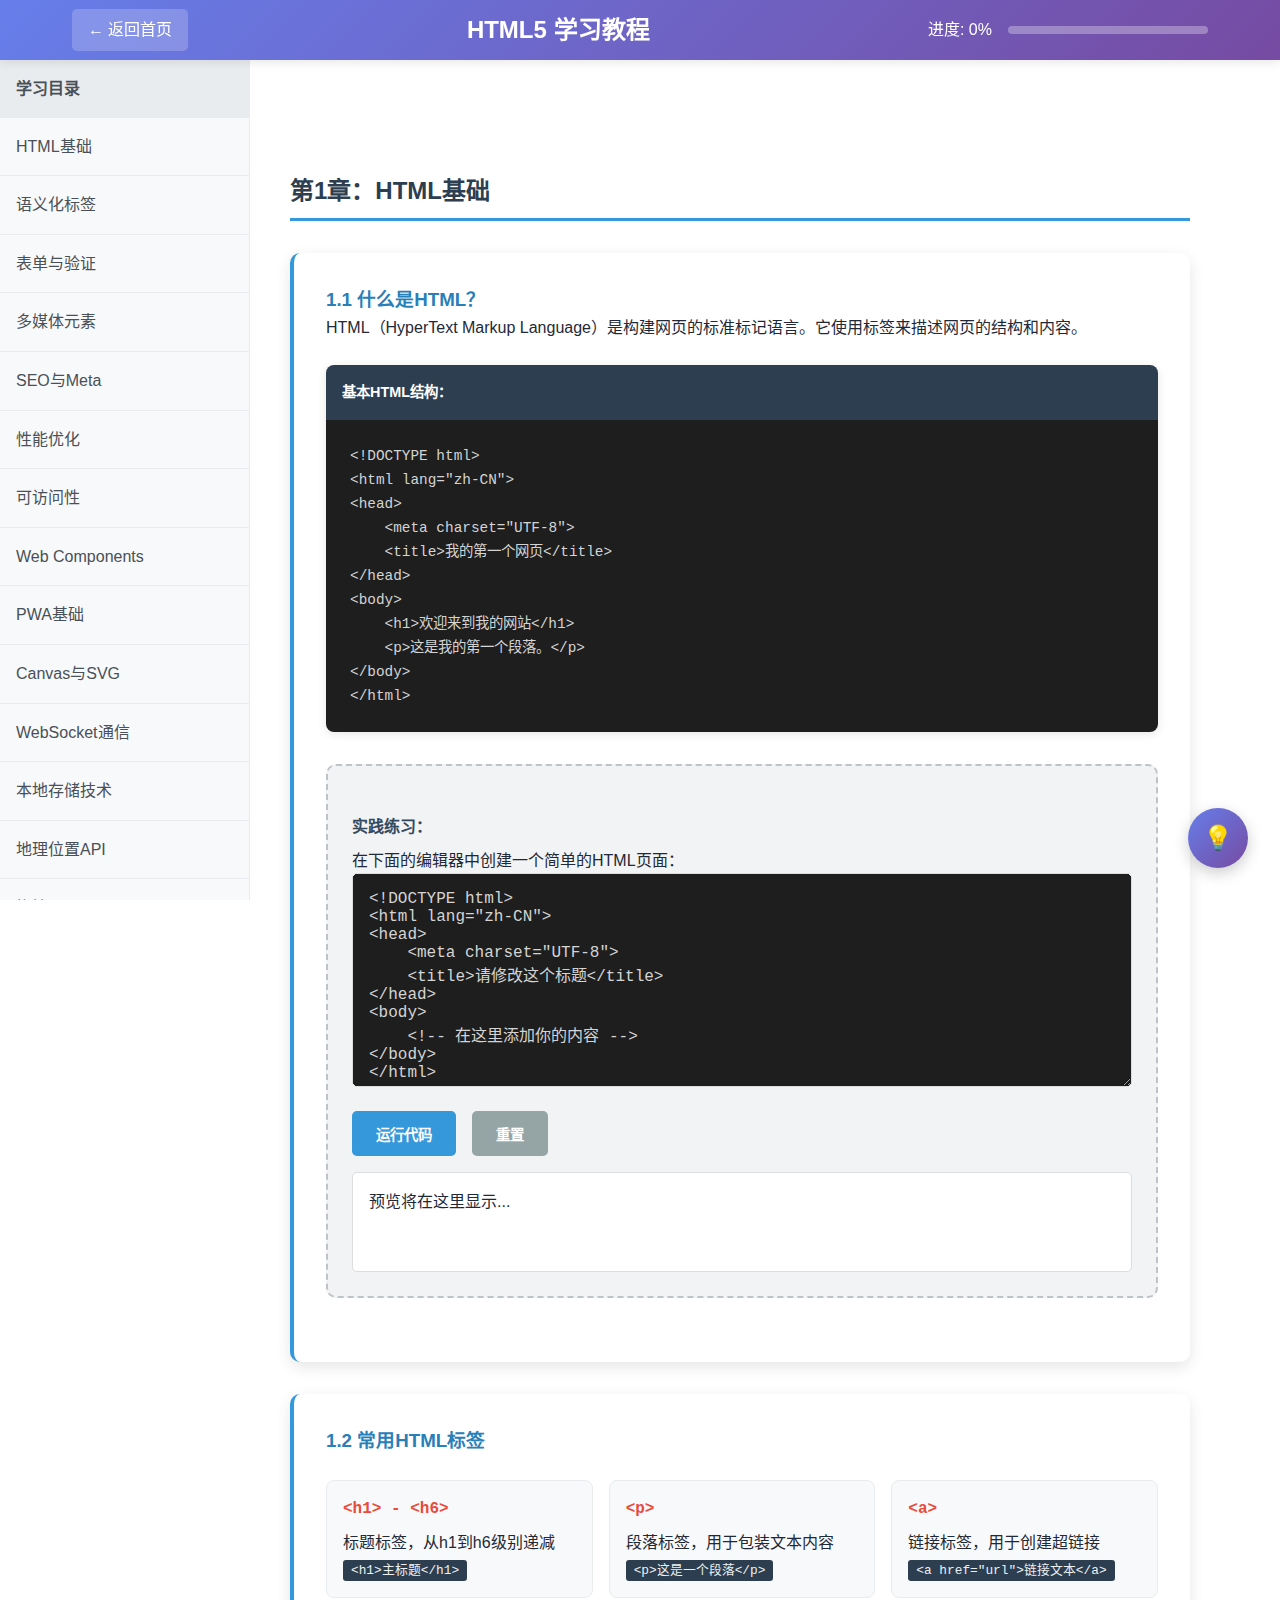
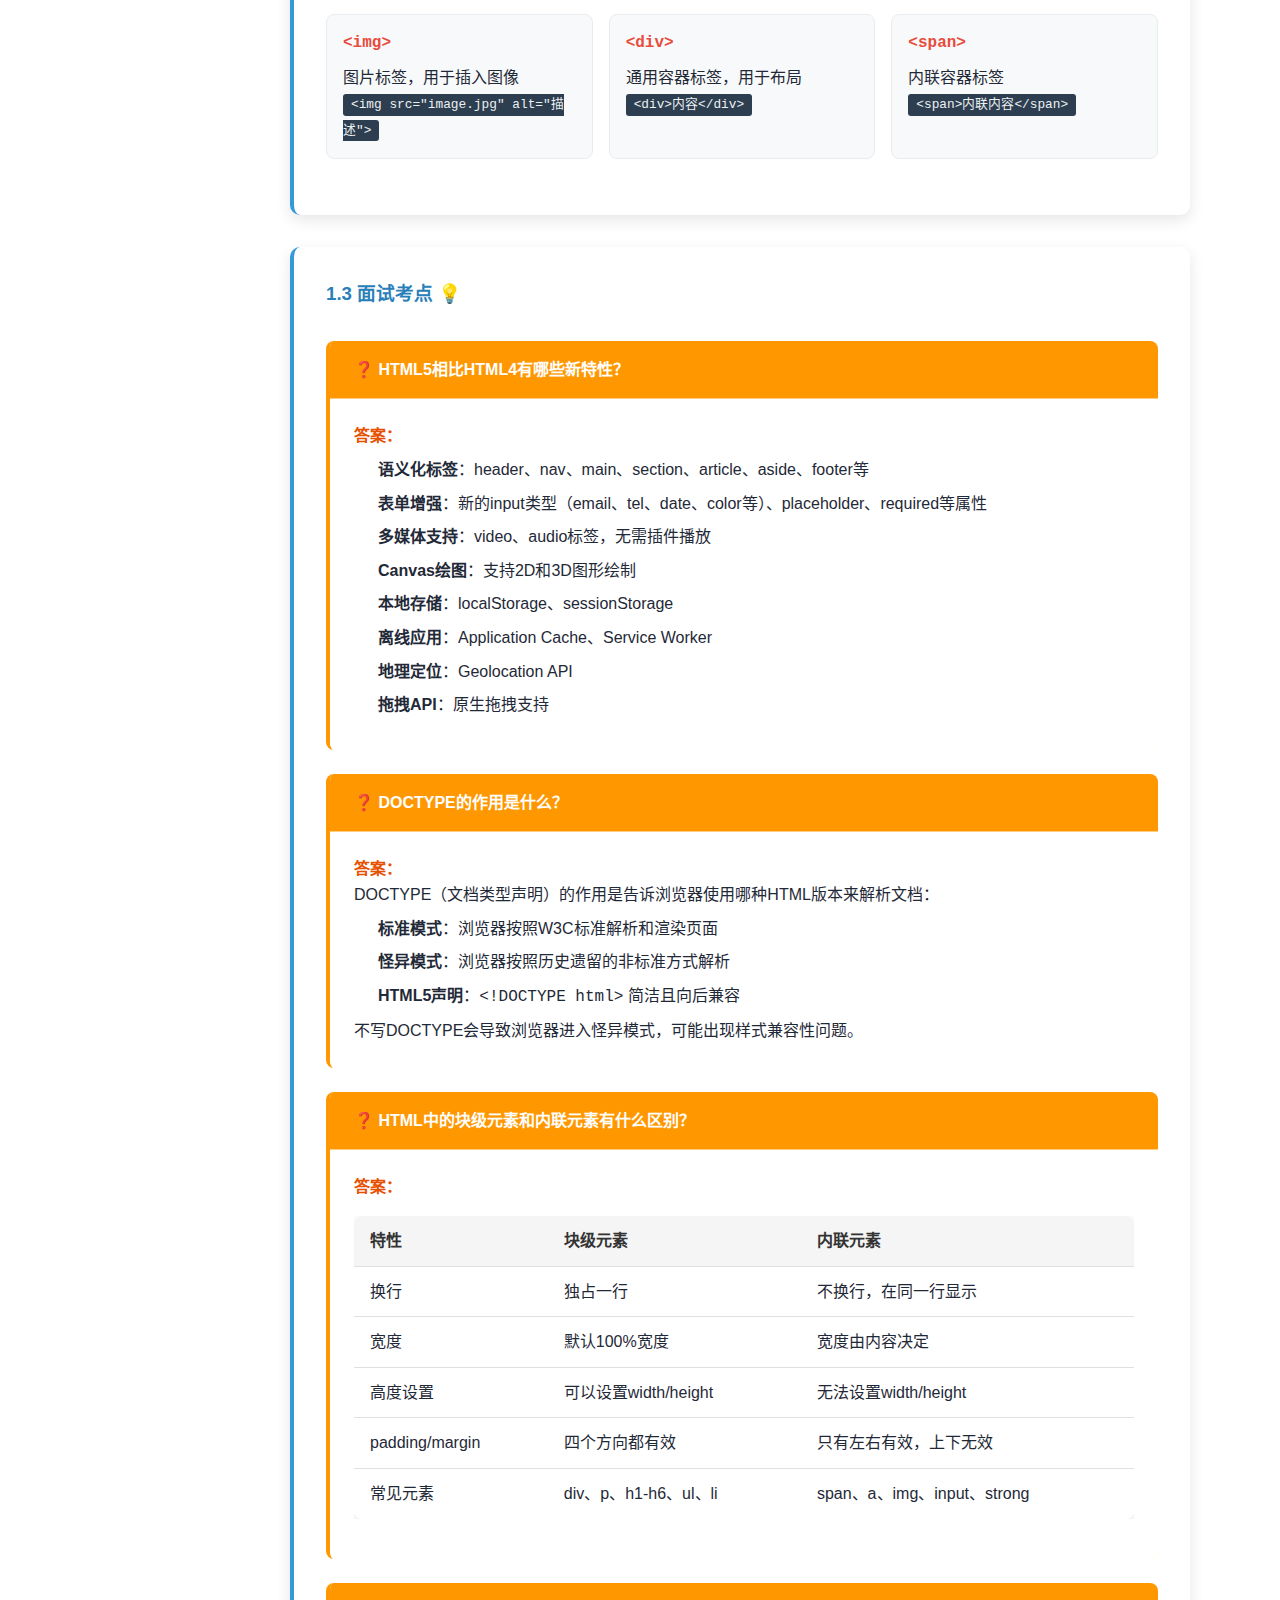
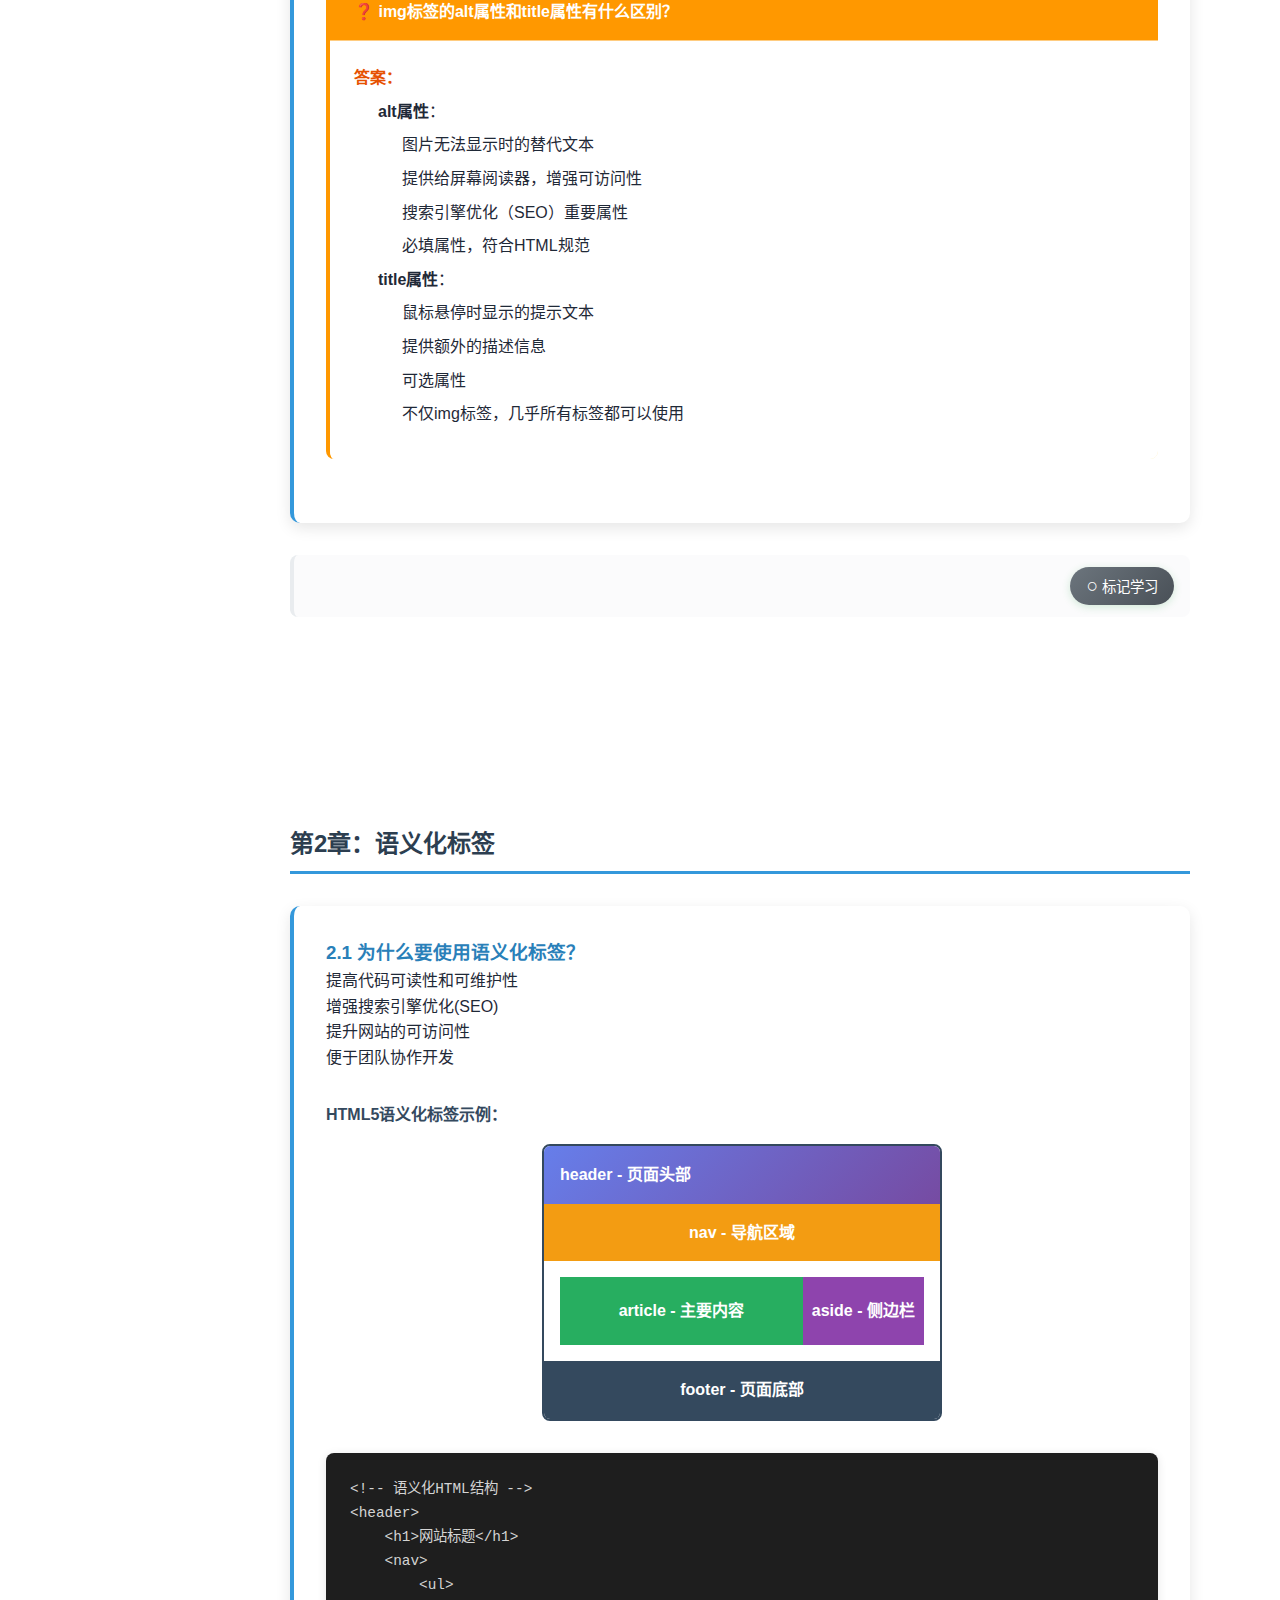
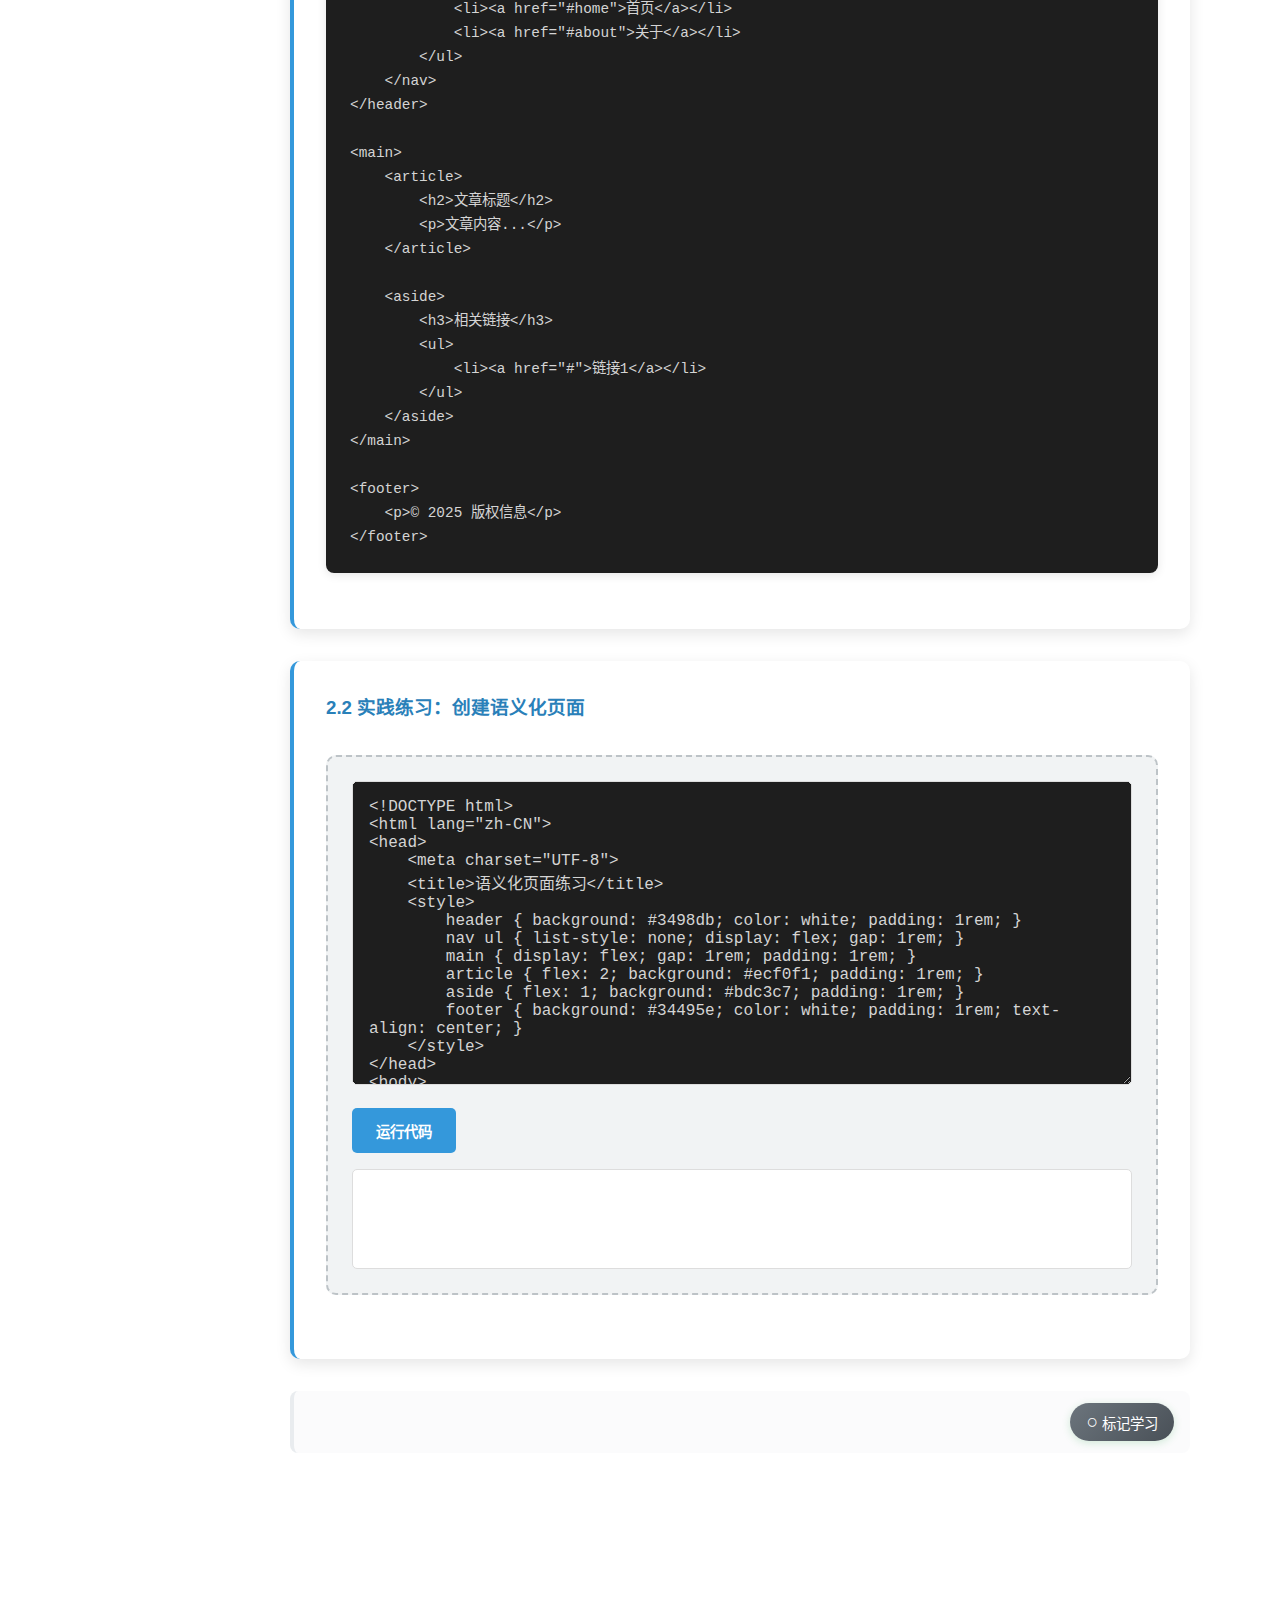
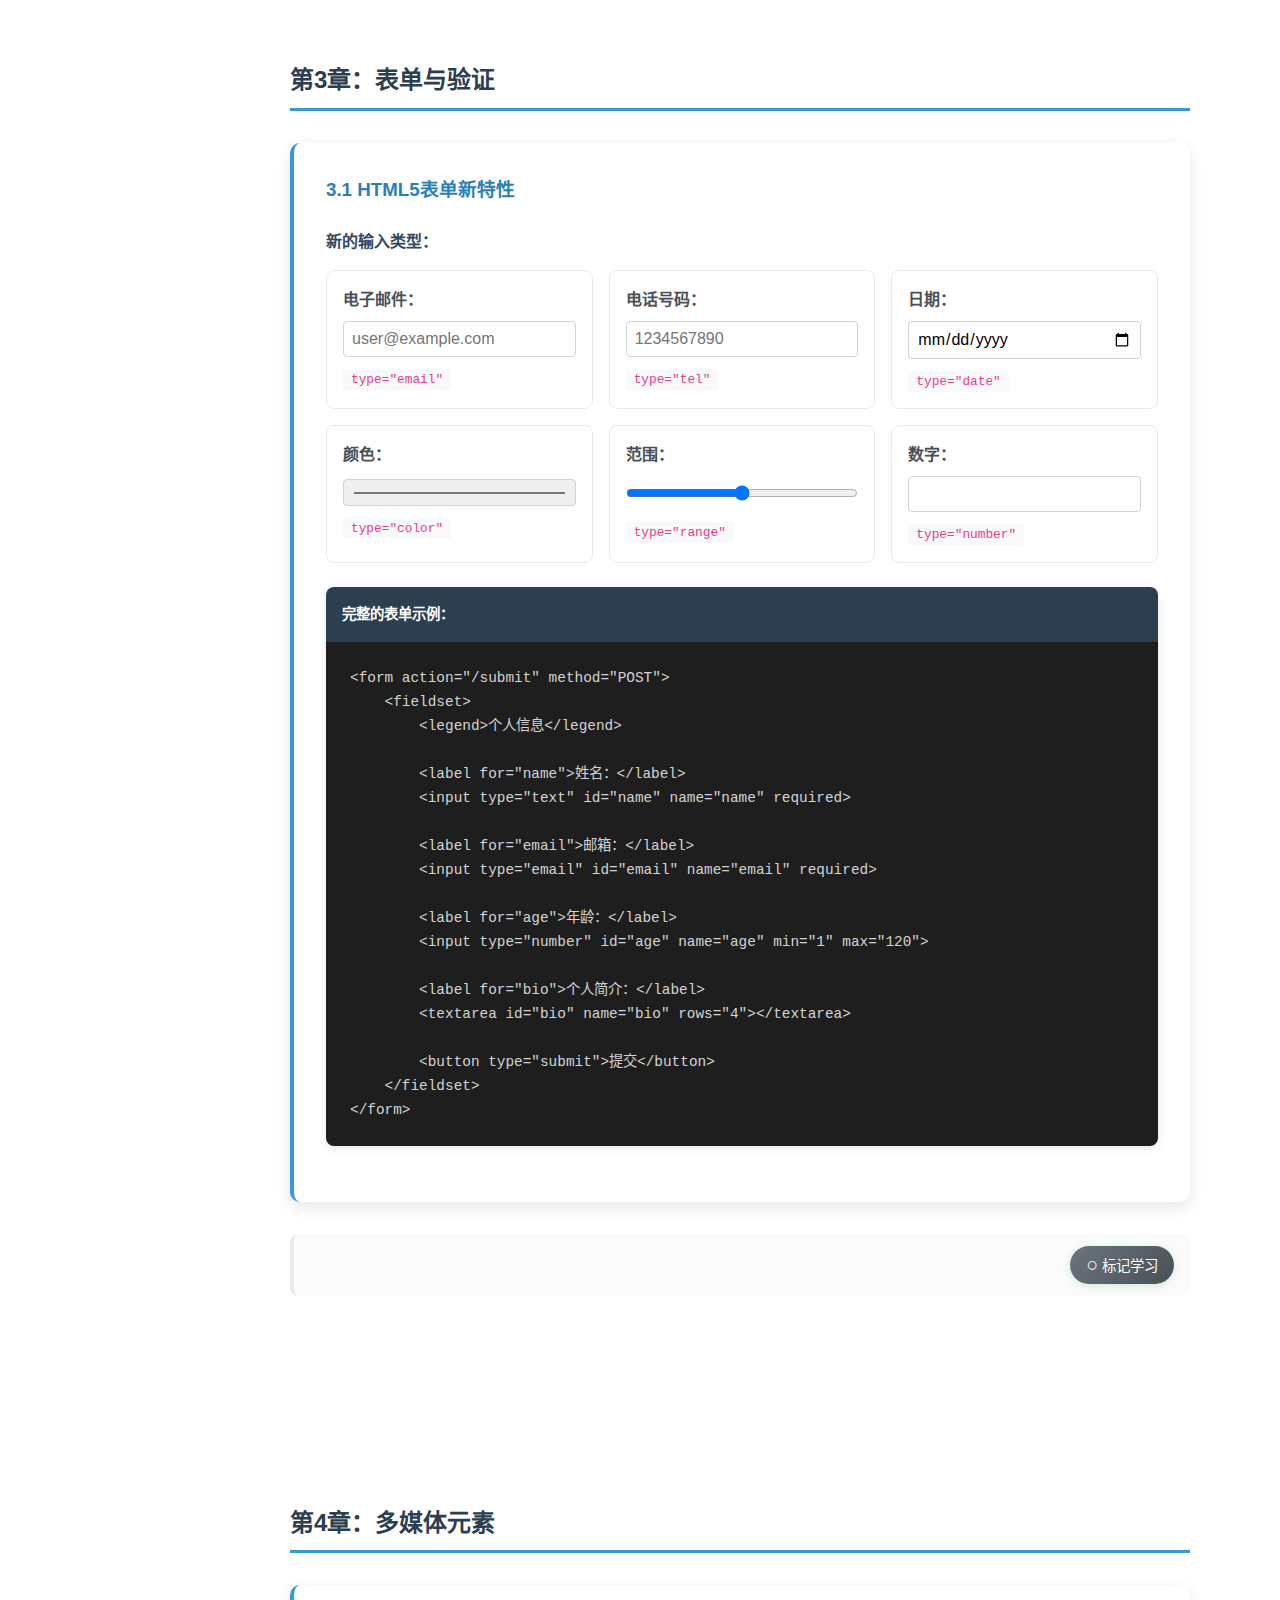
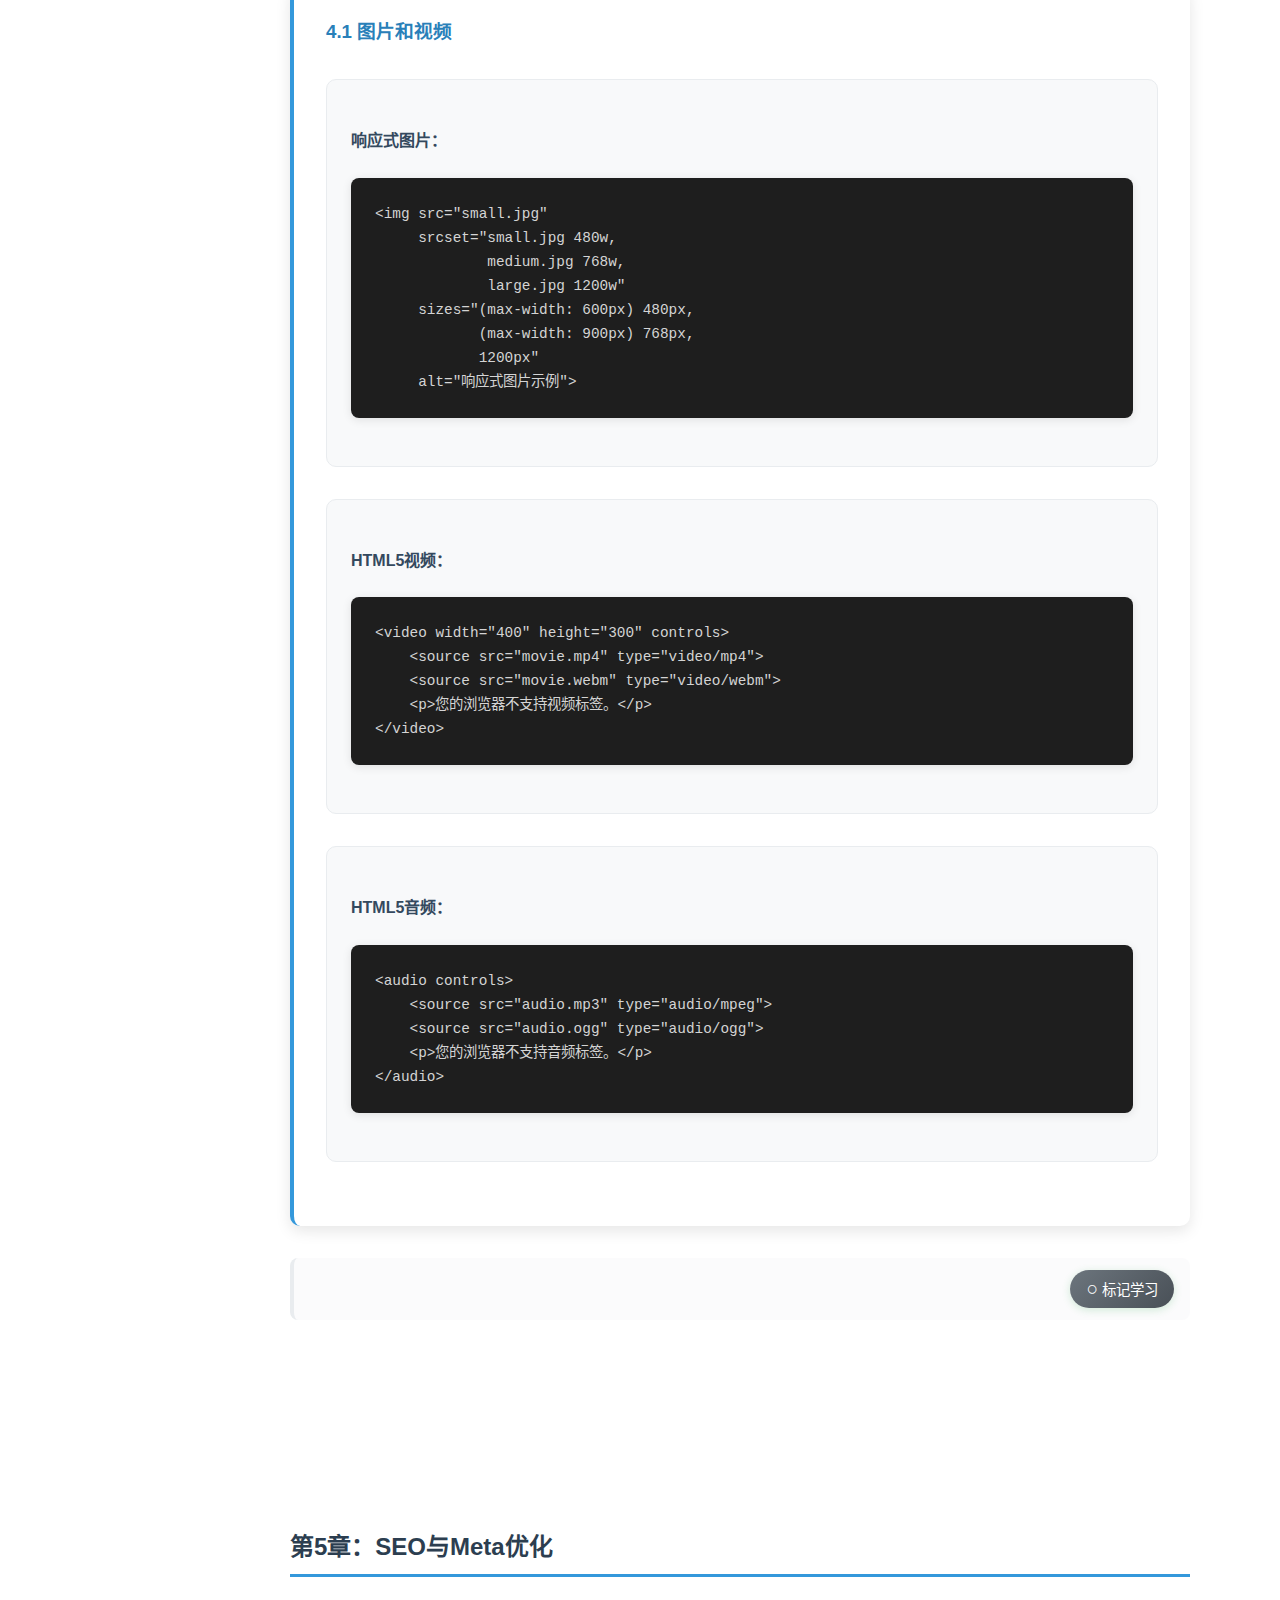
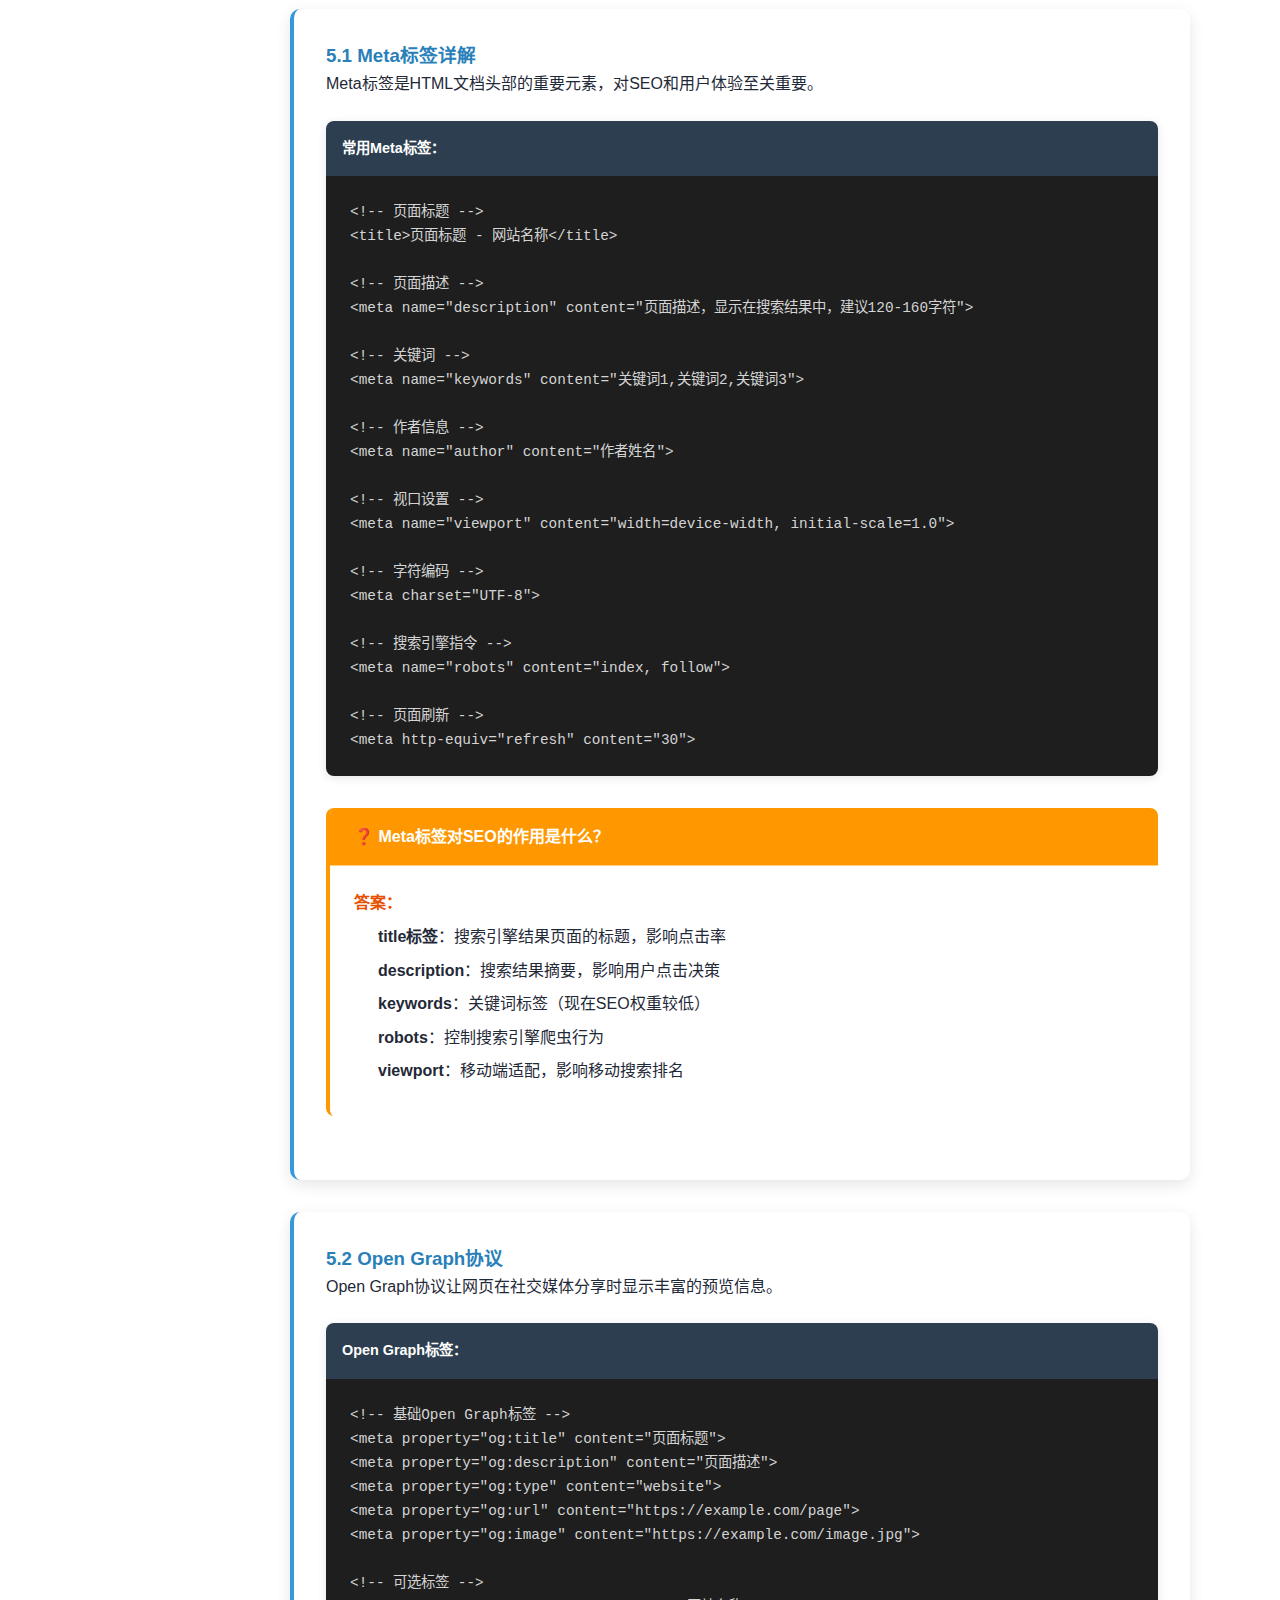
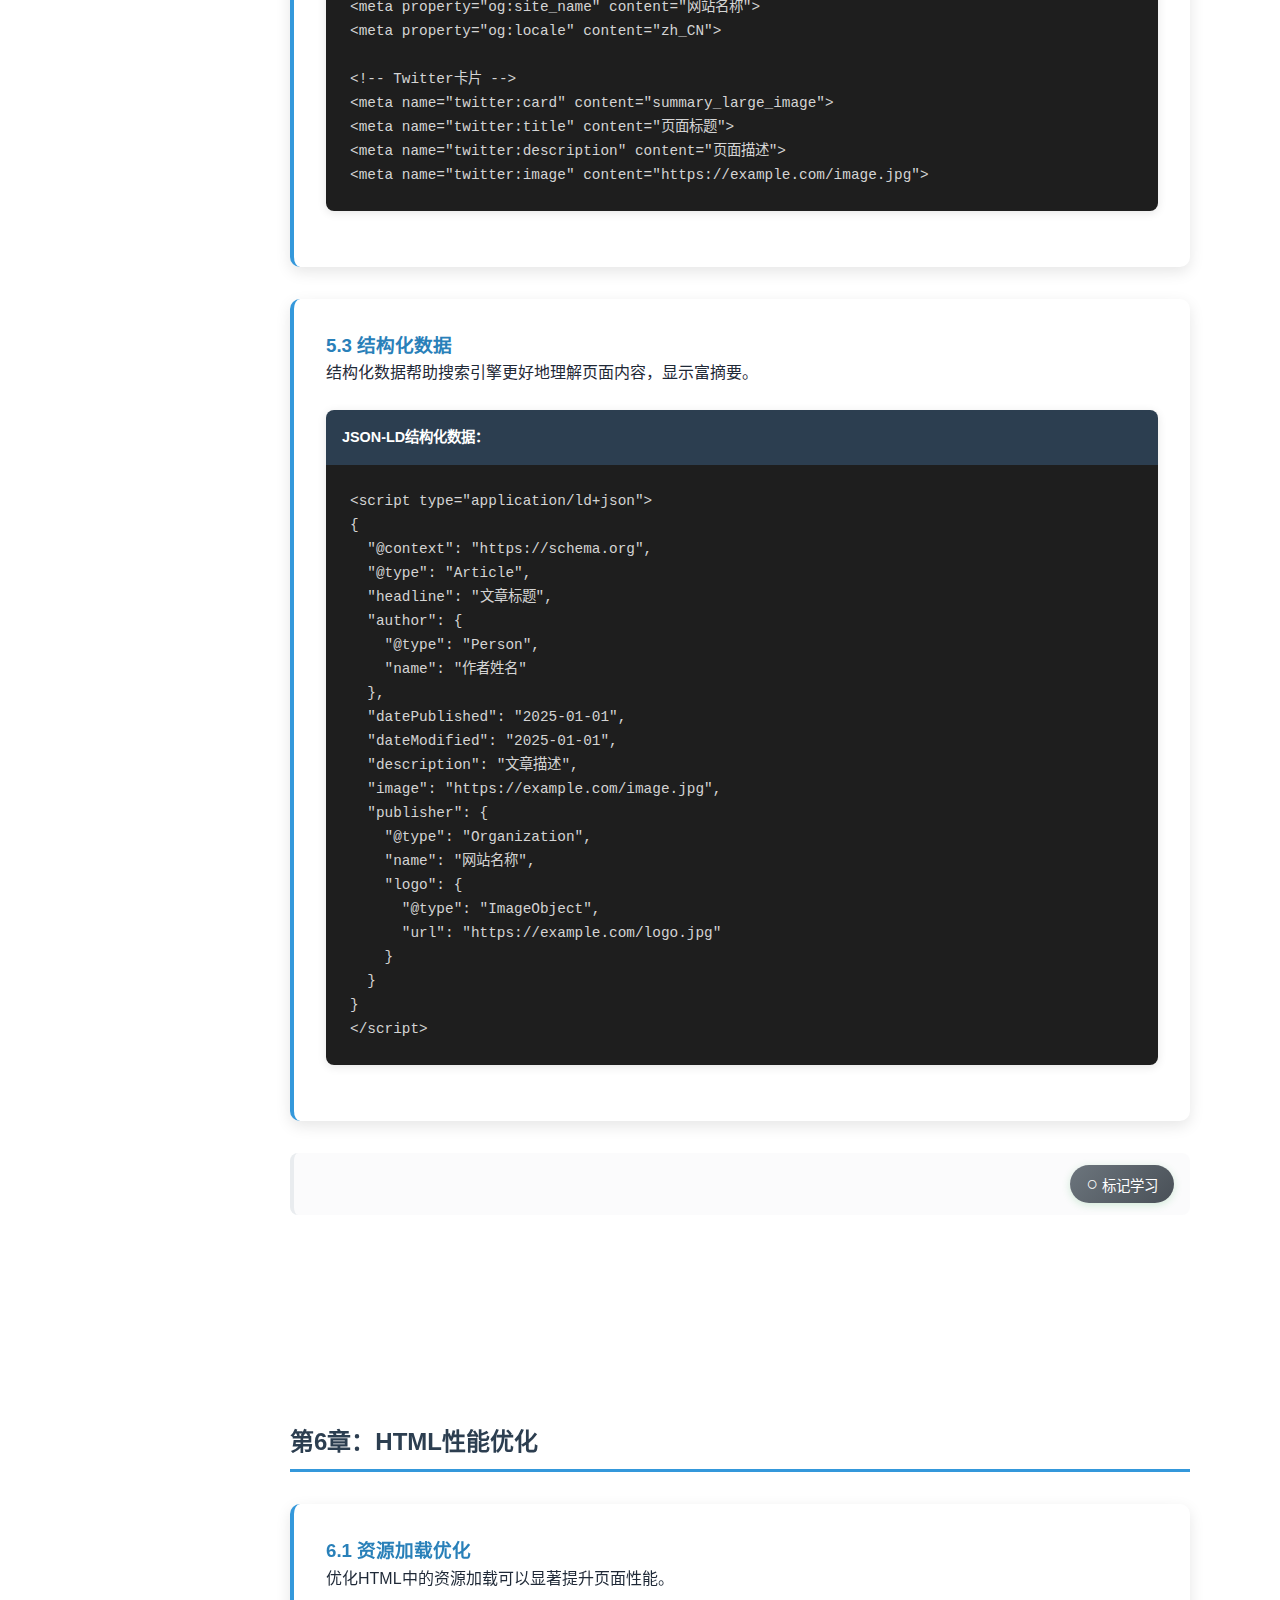
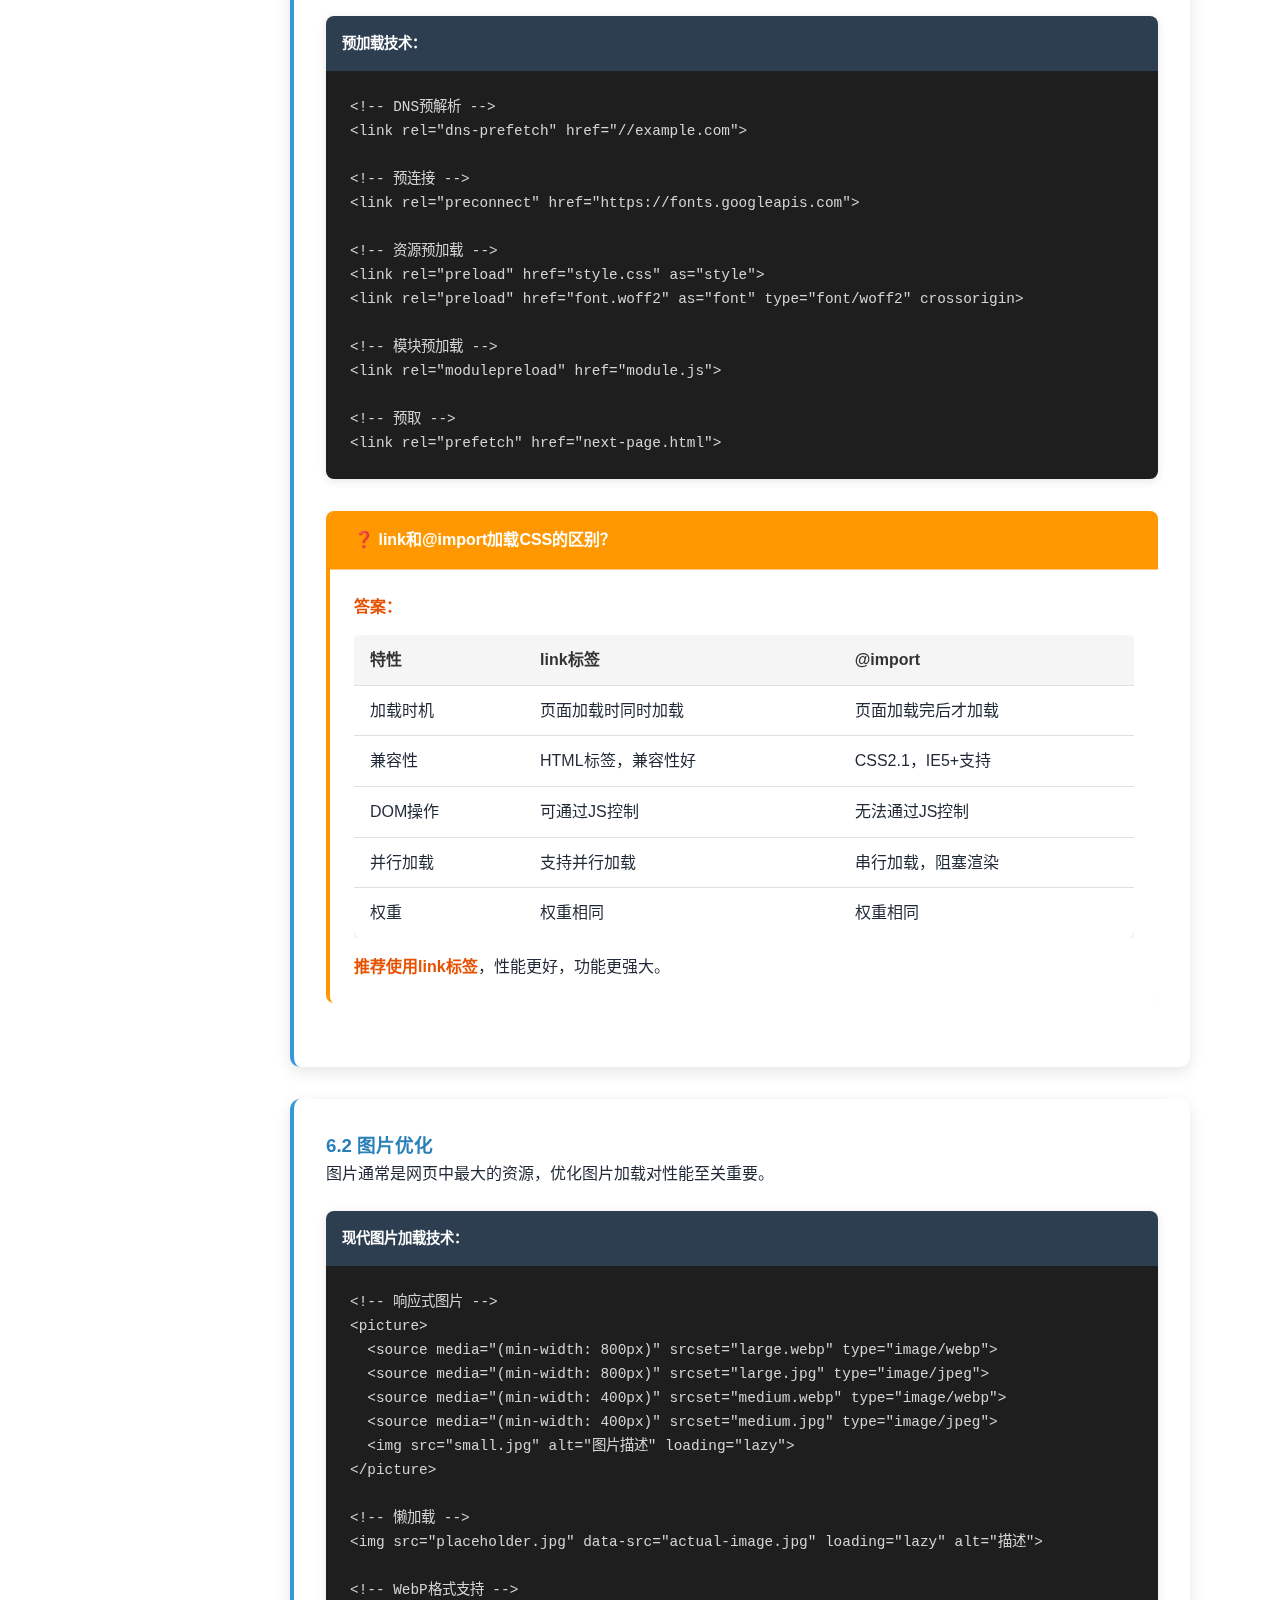
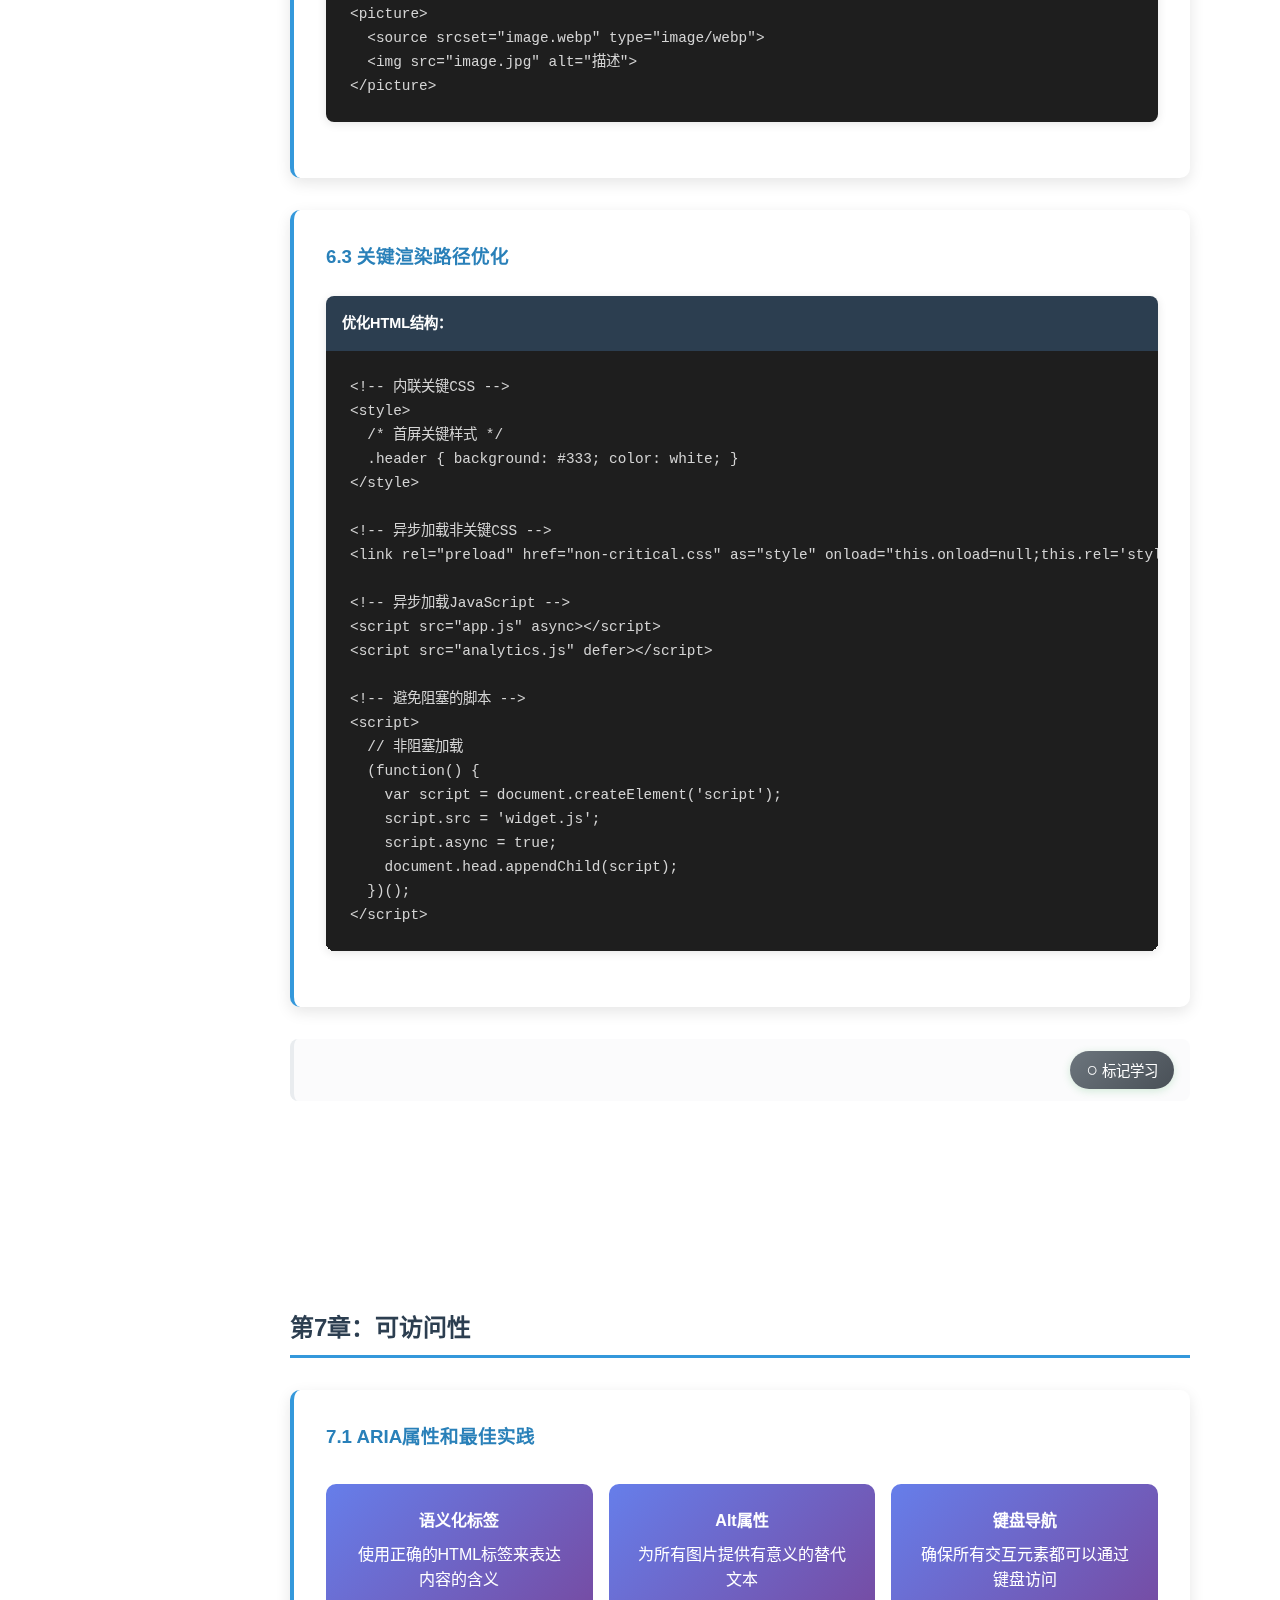
<file: projects/learn/html.html>
<!DOCTYPE html>
<html lang="zh-CN">
<head>
    <meta charset="UTF-8">
    <meta name="viewport" content="width=device-width, initial-scale=1.0">
    <title>HTML5 学习教程 - 前端三件套学习项目</title>
    <link rel="stylesheet" href="../../css/styles.css">
    <link rel="stylesheet" href="../../css/learn.css">
    <link rel="icon" href="data:image/svg+xml,<svg xmlns='http://www.w3.org/2000/svg' viewBox='0 0 100 100'><text y='.9em' font-size='90'>🌐</text></svg>">
</head>
<body>
    <!-- 导航栏 -->
    <nav class="learn-nav">
        <div class="nav-container">
            <a href="../../index.html" class="back-btn">← 返回首页</a>
            <h1>HTML5 学习教程</h1>
            <div class="progress-indicator">
                <span id="progress-text">进度: 0%</span>
                <div class="progress-bar">
                    <div class="progress-fill" id="progress-fill"></div>
                </div>
            </div>
        </div>
    </nav>

    <!-- 侧边导航 -->
    <aside class="sidebar">
        <nav class="chapter-nav">
            <h3>学习目录</h3>
            <ul>
                <li><a href="#basic" data-chapter="1">HTML基础</a></li>
                <li><a href="#semantic" data-chapter="2">语义化标签</a></li>
                <li><a href="#forms" data-chapter="3">表单与验证</a></li>
                <li><a href="#multimedia" data-chapter="4">多媒体元素</a></li>
                <li><a href="#seo-meta" data-chapter="5">SEO与Meta</a></li>
                <li><a href="#performance" data-chapter="6">性能优化</a></li>
                <li><a href="#accessibility" data-chapter="7">可访问性</a></li>
                <li><a href="#web-components" data-chapter="8">Web Components</a></li>
                <li><a href="#pwa" data-chapter="9">PWA基础</a></li>
                <li><a href="#canvas-svg" data-chapter="10">Canvas与SVG</a></li>
                <li><a href="#websocket" data-chapter="11">WebSocket通信</a></li>
                <li><a href="#storage" data-chapter="12">本地存储技术</a></li>
                <li><a href="#geolocation" data-chapter="13">地理位置API</a></li>
                <li><a href="#drag-drop" data-chapter="14">拖拽API</a></li>
                <li><a href="#file-api" data-chapter="15">File API</a></li>
                <li><a href="#intersection-observer" data-chapter="16">Intersection Observer</a></li>
                <li><a href="#web-workers" data-chapter="17">Web Workers</a></li>
                <li><a href="#security" data-chapter="18">Web安全</a></li>
                <li><a href="#projects" data-chapter="19">综合项目</a></li>
            </ul>
        </nav>
    </aside>

    <!-- 主要内容 -->
    <main class="learn-content">
        <!-- HTML基础 -->
        <section id="basic" class="chapter">
            <h2>第1章：HTML基础</h2>
            
            <div class="lesson">
                <h3>1.1 什么是HTML？</h3>
                <p>HTML（HyperText Markup Language）是构建网页的标准标记语言。它使用标签来描述网页的结构和内容。</p>
                
                <div class="code-example">
                    <h4>基本HTML结构：</h4>
                    <pre><code>&lt;!DOCTYPE html&gt;
&lt;html lang="zh-CN"&gt;
&lt;head&gt;
    &lt;meta charset="UTF-8"&gt;
    &lt;title&gt;我的第一个网页&lt;/title&gt;
&lt;/head&gt;
&lt;body&gt;
    &lt;h1&gt;欢迎来到我的网站&lt;/h1&gt;
    &lt;p&gt;这是我的第一个段落。&lt;/p&gt;
&lt;/body&gt;
&lt;/html&gt;</code></pre>
                </div>

                <div class="practice-area">
                    <h4>实践练习：</h4>
                    <p>在下面的编辑器中创建一个简单的HTML页面：</p>
                    <textarea id="html-editor1" class="code-editor" rows="10"><!DOCTYPE html>
<html lang="zh-CN">
<head>
    <meta charset="UTF-8">
    <title>请修改这个标题</title>
</head>
<body>
    <!-- 在这里添加你的内容 -->
</body>
</html></textarea>
                    <div class="editor-controls">
                        <button onclick="runHTML('html-editor1', 'preview1')" class="btn-primary">运行代码</button>
                        <button onclick="resetEditor('html-editor1')" class="btn-secondary">重置</button>
                    </div>
                    <div id="preview1" class="preview-area">
                        <p>预览将在这里显示...</p>
                    </div>
                </div>
            </div>

            <div class="lesson">
                <h3>1.2 常用HTML标签</h3>
                
                <div class="tag-grid">
                    <div class="tag-card">
                        <h4>&lt;h1&gt; - &lt;h6&gt;</h4>
                        <p>标题标签，从h1到h6级别递减</p>
                        <code>&lt;h1&gt;主标题&lt;/h1&gt;</code>
                    </div>
                    
                    <div class="tag-card">
                        <h4>&lt;p&gt;</h4>
                        <p>段落标签，用于包装文本内容</p>
                        <code>&lt;p&gt;这是一个段落&lt;/p&gt;</code>
                    </div>
                    
                    <div class="tag-card">
                        <h4>&lt;a&gt;</h4>
                        <p>链接标签，用于创建超链接</p>
                        <code>&lt;a href="url"&gt;链接文本&lt;/a&gt;</code>
                    </div>
                    
                    <div class="tag-card">
                        <h4>&lt;img&gt;</h4>
                        <p>图片标签，用于插入图像</p>
                        <code>&lt;img src="image.jpg" alt="描述"&gt;</code>
                    </div>
                    
                    <div class="tag-card">
                        <h4>&lt;div&gt;</h4>
                        <p>通用容器标签，用于布局</p>
                        <code>&lt;div&gt;内容&lt;/div&gt;</code>
                    </div>
                    
                    <div class="tag-card">
                        <h4>&lt;span&gt;</h4>
                        <p>内联容器标签</p>
                        <code>&lt;span&gt;内联内容&lt;/span&gt;</code>
                    </div>
                </div>
            </div>

            <div class="lesson">
                <h3>1.3 面试考点 💡</h3>
                
                <div class="interview-points">
                    <div class="interview-item">
                        <h4>❓ HTML5相比HTML4有哪些新特性？</h4>
                        <div class="interview-answer">
                            <p><strong>答案：</strong></p>
                            <ul>
                                <li><strong>语义化标签</strong>：header、nav、main、section、article、aside、footer等</li>
                                <li><strong>表单增强</strong>：新的input类型（email、tel、date、color等）、placeholder、required等属性</li>
                                <li><strong>多媒体支持</strong>：video、audio标签，无需插件播放</li>
                                <li><strong>Canvas绘图</strong>：支持2D和3D图形绘制</li>
                                <li><strong>本地存储</strong>：localStorage、sessionStorage</li>
                                <li><strong>离线应用</strong>：Application Cache、Service Worker</li>
                                <li><strong>地理定位</strong>：Geolocation API</li>
                                <li><strong>拖拽API</strong>：原生拖拽支持</li>
                            </ul>
                        </div>
                    </div>

                    <div class="interview-item">
                        <h4>❓ DOCTYPE的作用是什么？</h4>
                        <div class="interview-answer">
                            <p><strong>答案：</strong></p>
                            <p>DOCTYPE（文档类型声明）的作用是告诉浏览器使用哪种HTML版本来解析文档：</p>
                            <ul>
                                <li><strong>标准模式</strong>：浏览器按照W3C标准解析和渲染页面</li>
                                <li><strong>怪异模式</strong>：浏览器按照历史遗留的非标准方式解析</li>
                                <li><strong>HTML5声明</strong>：<code>&lt;!DOCTYPE html&gt;</code> 简洁且向后兼容</li>
                            </ul>
                            <p>不写DOCTYPE会导致浏览器进入怪异模式，可能出现样式兼容性问题。</p>
                        </div>
                    </div>

                    <div class="interview-item">
                        <h4>❓ HTML中的块级元素和内联元素有什么区别？</h4>
                        <div class="interview-answer">
                            <p><strong>答案：</strong></p>
                            <div class="comparison-table">
                                <table>
                                    <thead>
                                        <tr>
                                            <th>特性</th>
                                            <th>块级元素</th>
                                            <th>内联元素</th>
                                        </tr>
                                    </thead>
                                    <tbody>
                                        <tr>
                                            <td>换行</td>
                                            <td>独占一行</td>
                                            <td>不换行，在同一行显示</td>
                                        </tr>
                                        <tr>
                                            <td>宽度</td>
                                            <td>默认100%宽度</td>
                                            <td>宽度由内容决定</td>
                                        </tr>
                                        <tr>
                                            <td>高度设置</td>
                                            <td>可以设置width/height</td>
                                            <td>无法设置width/height</td>
                                        </tr>
                                        <tr>
                                            <td>padding/margin</td>
                                            <td>四个方向都有效</td>
                                            <td>只有左右有效，上下无效</td>
                                        </tr>
                                        <tr>
                                            <td>常见元素</td>
                                            <td>div、p、h1-h6、ul、li</td>
                                            <td>span、a、img、input、strong</td>
                                        </tr>
                                    </tbody>
                                </table>
                            </div>
                        </div>
                    </div>

                    <div class="interview-item">
                        <h4>❓ img标签的alt属性和title属性有什么区别？</h4>
                        <div class="interview-answer">
                            <p><strong>答案：</strong></p>
                            <ul>
                                <li><strong>alt属性</strong>：
                                    <ul>
                                        <li>图片无法显示时的替代文本</li>
                                        <li>提供给屏幕阅读器，增强可访问性</li>
                                        <li>搜索引擎优化（SEO）重要属性</li>
                                        <li>必填属性，符合HTML规范</li>
                                    </ul>
                                </li>
                                <li><strong>title属性</strong>：
                                    <ul>
                                        <li>鼠标悬停时显示的提示文本</li>
                                        <li>提供额外的描述信息</li>
                                        <li>可选属性</li>
                                        <li>不仅img标签，几乎所有标签都可以使用</li>
                                    </ul>
                                </li>
                            </ul>
                        </div>
                    </div>
                </div>
            </div>
        </section>

        <!-- 语义化标签 -->
        <section id="semantic" class="chapter">
            <h2>第2章：语义化标签</h2>
            
            <div class="lesson">
                <h3>2.1 为什么要使用语义化标签？</h3>
                <ul>
                    <li>提高代码可读性和可维护性</li>
                    <li>增强搜索引擎优化(SEO)</li>
                    <li>提升网站的可访问性</li>
                    <li>便于团队协作开发</li>
                </ul>

                <div class="semantic-demo">
                    <h4>HTML5语义化标签示例：</h4>
                    <div class="layout-demo">
                        <div class="demo-header">header - 页面头部</div>
                        <div class="demo-nav">nav - 导航区域</div>
                        <div class="demo-main">
                            <div class="demo-article">article - 主要内容</div>
                            <div class="demo-aside">aside - 侧边栏</div>
                        </div>
                        <div class="demo-footer">footer - 页面底部</div>
                    </div>
                </div>

                <div class="code-example">
                    <pre><code>&lt;!-- 语义化HTML结构 --&gt;
&lt;header&gt;
    &lt;h1&gt;网站标题&lt;/h1&gt;
    &lt;nav&gt;
        &lt;ul&gt;
            &lt;li&gt;&lt;a href="#home"&gt;首页&lt;/a&gt;&lt;/li&gt;
            &lt;li&gt;&lt;a href="#about"&gt;关于&lt;/a&gt;&lt;/li&gt;
        &lt;/ul&gt;
    &lt;/nav&gt;
&lt;/header&gt;

&lt;main&gt;
    &lt;article&gt;
        &lt;h2&gt;文章标题&lt;/h2&gt;
        &lt;p&gt;文章内容...&lt;/p&gt;
    &lt;/article&gt;
    
    &lt;aside&gt;
        &lt;h3&gt;相关链接&lt;/h3&gt;
        &lt;ul&gt;
            &lt;li&gt;&lt;a href="#"&gt;链接1&lt;/a&gt;&lt;/li&gt;
        &lt;/ul&gt;
    &lt;/aside&gt;
&lt;/main&gt;

&lt;footer&gt;
    &lt;p&gt;&copy; 2025 版权信息&lt;/p&gt;
&lt;/footer&gt;</code></pre>
                </div>
            </div>

            <div class="lesson">
                <h3>2.2 实践练习：创建语义化页面</h3>
                <div class="practice-area">
                    <textarea id="html-editor2" class="code-editor" rows="15"><!DOCTYPE html>
<html lang="zh-CN">
<head>
    <meta charset="UTF-8">
    <title>语义化页面练习</title>
    <style>
        header { background: #3498db; color: white; padding: 1rem; }
        nav ul { list-style: none; display: flex; gap: 1rem; }
        main { display: flex; gap: 1rem; padding: 1rem; }
        article { flex: 2; background: #ecf0f1; padding: 1rem; }
        aside { flex: 1; background: #bdc3c7; padding: 1rem; }
        footer { background: #34495e; color: white; padding: 1rem; text-align: center; }
    </style>
</head>
<body>
    <!-- 请使用语义化标签重构这个页面 -->
    <div>
        <h1>我的博客</h1>
        <div>
            <a href="#home">首页</a>
            <a href="#about">关于</a>
            <a href="#contact">联系</a>
        </div>
    </div>
    
    <div>
        <div>
            <h2>今天学习了HTML5</h2>
            <p>HTML5带来了很多新的语义化标签...</p>
        </div>
        
        <div>
            <h3>最新文章</h3>
            <ul>
                <li><a href="#">CSS Grid布局</a></li>
                <li><a href="#">JavaScript基础</a></li>
            </ul>
        </div>
    </div>
    
    <div>
        <p>&copy; 2025 我的博客</p>
    </div>
</body>
</html></textarea>
                    <div class="editor-controls">
                        <button onclick="runHTML('html-editor2', 'preview2')" class="btn-primary">运行代码</button>
                    </div>
                    <div id="preview2" class="preview-area"></div>
                </div>
            </div>
        </section>

        <!-- 表单与验证 -->
        <section id="forms" class="chapter">
            <h2>第3章：表单与验证</h2>
            
            <div class="lesson">
                <h3>3.1 HTML5表单新特性</h3>
                
                <div class="form-types">
                    <h4>新的输入类型：</h4>
                    <div class="input-grid">
                        <div class="input-demo">
                            <label>电子邮件：</label>
                            <input type="email" placeholder="user@example.com">
                            <code>type="email"</code>
                        </div>
                        
                        <div class="input-demo">
                            <label>电话号码：</label>
                            <input type="tel" placeholder="1234567890">
                            <code>type="tel"</code>
                        </div>
                        
                        <div class="input-demo">
                            <label>日期：</label>
                            <input type="date">
                            <code>type="date"</code>
                        </div>
                        
                        <div class="input-demo">
                            <label>颜色：</label>
                            <input type="color">
                            <code>type="color"</code>
                        </div>
                        
                        <div class="input-demo">
                            <label>范围：</label>
                            <input type="range" min="0" max="100">
                            <code>type="range"</code>
                        </div>
                        
                        <div class="input-demo">
                            <label>数字：</label>
                            <input type="number" min="1" max="10">
                            <code>type="number"</code>
                        </div>
                    </div>
                </div>

                <div class="code-example">
                    <h4>完整的表单示例：</h4>
                    <pre><code>&lt;form action="/submit" method="POST"&gt;
    &lt;fieldset&gt;
        &lt;legend&gt;个人信息&lt;/legend&gt;
        
        &lt;label for="name"&gt;姓名：&lt;/label&gt;
        &lt;input type="text" id="name" name="name" required&gt;
        
        &lt;label for="email"&gt;邮箱：&lt;/label&gt;
        &lt;input type="email" id="email" name="email" required&gt;
        
        &lt;label for="age"&gt;年龄：&lt;/label&gt;
        &lt;input type="number" id="age" name="age" min="1" max="120"&gt;
        
        &lt;label for="bio"&gt;个人简介：&lt;/label&gt;
        &lt;textarea id="bio" name="bio" rows="4"&gt;&lt;/textarea&gt;
        
        &lt;button type="submit"&gt;提交&lt;/button&gt;
    &lt;/fieldset&gt;
&lt;/form&gt;</code></pre>
                </div>
            </div>
        </section>

        <!-- 多媒体元素 -->
        <section id="multimedia" class="chapter">
            <h2>第4章：多媒体元素</h2>
            
            <div class="lesson">
                <h3>4.1 图片和视频</h3>
                
                <div class="media-examples">
                    <div class="media-item">
                        <h4>响应式图片：</h4>
                        <div class="code-example">
                            <pre><code>&lt;img src="small.jpg" 
     srcset="small.jpg 480w, 
             medium.jpg 768w, 
             large.jpg 1200w"
     sizes="(max-width: 600px) 480px,
            (max-width: 900px) 768px,
            1200px"
     alt="响应式图片示例"&gt;</code></pre>
                        </div>
                    </div>
                    
                    <div class="media-item">
                        <h4>HTML5视频：</h4>
                        <div class="code-example">
                            <pre><code>&lt;video width="400" height="300" controls&gt;
    &lt;source src="movie.mp4" type="video/mp4"&gt;
    &lt;source src="movie.webm" type="video/webm"&gt;
    &lt;p&gt;您的浏览器不支持视频标签。&lt;/p&gt;
&lt;/video&gt;</code></pre>
                        </div>
                    </div>
                    
                    <div class="media-item">
                        <h4>HTML5音频：</h4>
                        <div class="code-example">
                            <pre><code>&lt;audio controls&gt;
    &lt;source src="audio.mp3" type="audio/mpeg"&gt;
    &lt;source src="audio.ogg" type="audio/ogg"&gt;
    &lt;p&gt;您的浏览器不支持音频标签。&lt;/p&gt;
&lt;/audio&gt;</code></pre>
                        </div>
                    </div>
                </div>
            </div>
        </section>

        <!-- SEO与Meta -->
        <section id="seo-meta" class="chapter">
            <h2>第5章：SEO与Meta优化</h2>
            
            <div class="lesson">
                <h3>5.1 Meta标签详解</h3>
                <p>Meta标签是HTML文档头部的重要元素，对SEO和用户体验至关重要。</p>
                
                <div class="code-example">
                    <h4>常用Meta标签：</h4>
                    <pre><code>&lt;!-- 页面标题 --&gt;
&lt;title&gt;页面标题 - 网站名称&lt;/title&gt;

&lt;!-- 页面描述 --&gt;
&lt;meta name="description" content="页面描述，显示在搜索结果中，建议120-160字符"&gt;

&lt;!-- 关键词 --&gt;
&lt;meta name="keywords" content="关键词1,关键词2,关键词3"&gt;

&lt;!-- 作者信息 --&gt;
&lt;meta name="author" content="作者姓名"&gt;

&lt;!-- 视口设置 --&gt;
&lt;meta name="viewport" content="width=device-width, initial-scale=1.0"&gt;

&lt;!-- 字符编码 --&gt;
&lt;meta charset="UTF-8"&gt;

&lt;!-- 搜索引擎指令 --&gt;
&lt;meta name="robots" content="index, follow"&gt;

&lt;!-- 页面刷新 --&gt;
&lt;meta http-equiv="refresh" content="30"&gt;</code></pre>
                </div>

                <div class="interview-points">
                    <div class="interview-item">
                        <h4>❓ Meta标签对SEO的作用是什么？</h4>
                        <div class="interview-answer">
                            <p><strong>答案：</strong></p>
                            <ul>
                                <li><strong>title标签</strong>：搜索引擎结果页面的标题，影响点击率</li>
                                <li><strong>description</strong>：搜索结果摘要，影响用户点击决策</li>
                                <li><strong>keywords</strong>：关键词标签（现在SEO权重较低）</li>
                                <li><strong>robots</strong>：控制搜索引擎爬虫行为</li>
                                <li><strong>viewport</strong>：移动端适配，影响移动搜索排名</li>
                            </ul>
                        </div>
                    </div>
                </div>
            </div>

            <div class="lesson">
                <h3>5.2 Open Graph协议</h3>
                <p>Open Graph协议让网页在社交媒体分享时显示丰富的预览信息。</p>
                
                <div class="code-example">
                    <h4>Open Graph标签：</h4>
                    <pre><code>&lt;!-- 基础Open Graph标签 --&gt;
&lt;meta property="og:title" content="页面标题"&gt;
&lt;meta property="og:description" content="页面描述"&gt;
&lt;meta property="og:type" content="website"&gt;
&lt;meta property="og:url" content="https://example.com/page"&gt;
&lt;meta property="og:image" content="https://example.com/image.jpg"&gt;

&lt;!-- 可选标签 --&gt;
&lt;meta property="og:site_name" content="网站名称"&gt;
&lt;meta property="og:locale" content="zh_CN"&gt;

&lt;!-- Twitter卡片 --&gt;
&lt;meta name="twitter:card" content="summary_large_image"&gt;
&lt;meta name="twitter:title" content="页面标题"&gt;
&lt;meta name="twitter:description" content="页面描述"&gt;
&lt;meta name="twitter:image" content="https://example.com/image.jpg"&gt;</code></pre>
                </div>
            </div>

            <div class="lesson">
                <h3>5.3 结构化数据</h3>
                <p>结构化数据帮助搜索引擎更好地理解页面内容，显示富摘要。</p>
                
                <div class="code-example">
                    <h4>JSON-LD结构化数据：</h4>
                    <pre><code>&lt;script type="application/ld+json"&gt;
{
  "@context": "https://schema.org",
  "@type": "Article",
  "headline": "文章标题",
  "author": {
    "@type": "Person",
    "name": "作者姓名"
  },
  "datePublished": "2025-01-01",
  "dateModified": "2025-01-01",
  "description": "文章描述",
  "image": "https://example.com/image.jpg",
  "publisher": {
    "@type": "Organization",
    "name": "网站名称",
    "logo": {
      "@type": "ImageObject",
      "url": "https://example.com/logo.jpg"
    }
  }
}
&lt;/script&gt;</code></pre>
                </div>
            </div>
        </section>

        <!-- 性能优化 -->
        <section id="performance" class="chapter">
            <h2>第6章：HTML性能优化</h2>
            
            <div class="lesson">
                <h3>6.1 资源加载优化</h3>
                <p>优化HTML中的资源加载可以显著提升页面性能。</p>
                
                <div class="code-example">
                    <h4>预加载技术：</h4>
                    <pre><code>&lt;!-- DNS预解析 --&gt;
&lt;link rel="dns-prefetch" href="//example.com"&gt;

&lt;!-- 预连接 --&gt;
&lt;link rel="preconnect" href="https://fonts.googleapis.com"&gt;

&lt;!-- 资源预加载 --&gt;
&lt;link rel="preload" href="style.css" as="style"&gt;
&lt;link rel="preload" href="font.woff2" as="font" type="font/woff2" crossorigin&gt;

&lt;!-- 模块预加载 --&gt;
&lt;link rel="modulepreload" href="module.js"&gt;

&lt;!-- 预取 --&gt;
&lt;link rel="prefetch" href="next-page.html"&gt;</code></pre>
                </div>

                <div class="interview-points">
                    <div class="interview-item">
                        <h4>❓ link和@import加载CSS的区别？</h4>
                        <div class="interview-answer">
                            <p><strong>答案：</strong></p>
                            <div class="comparison-table">
                                <table>
                                    <thead>
                                        <tr>
                                            <th>特性</th>
                                            <th>link标签</th>
                                            <th>@import</th>
                                        </tr>
                                    </thead>
                                    <tbody>
                                        <tr>
                                            <td>加载时机</td>
                                            <td>页面加载时同时加载</td>
                                            <td>页面加载完后才加载</td>
                                        </tr>
                                        <tr>
                                            <td>兼容性</td>
                                            <td>HTML标签，兼容性好</td>
                                            <td>CSS2.1，IE5+支持</td>
                                        </tr>
                                        <tr>
                                            <td>DOM操作</td>
                                            <td>可通过JS控制</td>
                                            <td>无法通过JS控制</td>
                                        </tr>
                                        <tr>
                                            <td>并行加载</td>
                                            <td>支持并行加载</td>
                                            <td>串行加载，阻塞渲染</td>
                                        </tr>
                                        <tr>
                                            <td>权重</td>
                                            <td>权重相同</td>
                                            <td>权重相同</td>
                                        </tr>
                                    </tbody>
                                </table>
                            </div>
                            <p><strong>推荐使用link标签</strong>，性能更好，功能更强大。</p>
                        </div>
                    </div>
                </div>
            </div>

            <div class="lesson">
                <h3>6.2 图片优化</h3>
                <p>图片通常是网页中最大的资源，优化图片加载对性能至关重要。</p>
                
                <div class="code-example">
                    <h4>现代图片加载技术：</h4>
                    <pre><code>&lt;!-- 响应式图片 --&gt;
&lt;picture&gt;
  &lt;source media="(min-width: 800px)" srcset="large.webp" type="image/webp"&gt;
  &lt;source media="(min-width: 800px)" srcset="large.jpg" type="image/jpeg"&gt;
  &lt;source media="(min-width: 400px)" srcset="medium.webp" type="image/webp"&gt;
  &lt;source media="(min-width: 400px)" srcset="medium.jpg" type="image/jpeg"&gt;
  &lt;img src="small.jpg" alt="图片描述" loading="lazy"&gt;
&lt;/picture&gt;

&lt;!-- 懒加载 --&gt;
&lt;img src="placeholder.jpg" data-src="actual-image.jpg" loading="lazy" alt="描述"&gt;

&lt;!-- WebP格式支持 --&gt;
&lt;picture&gt;
  &lt;source srcset="image.webp" type="image/webp"&gt;
  &lt;img src="image.jpg" alt="描述"&gt;
&lt;/picture&gt;</code></pre>
                </div>
            </div>

            <div class="lesson">
                <h3>6.3 关键渲染路径优化</h3>
                
                <div class="code-example">
                    <h4>优化HTML结构：</h4>
                    <pre><code>&lt;!-- 内联关键CSS --&gt;
&lt;style&gt;
  /* 首屏关键样式 */
  .header { background: #333; color: white; }
&lt;/style&gt;

&lt;!-- 异步加载非关键CSS --&gt;
&lt;link rel="preload" href="non-critical.css" as="style" onload="this.onload=null;this.rel='stylesheet'"&gt;

&lt;!-- 异步加载JavaScript --&gt;
&lt;script src="app.js" async&gt;&lt;/script&gt;
&lt;script src="analytics.js" defer&gt;&lt;/script&gt;

&lt;!-- 避免阻塞的脚本 --&gt;
&lt;script&gt;
  // 非阻塞加载
  (function() {
    var script = document.createElement('script');
    script.src = 'widget.js';
    script.async = true;
    document.head.appendChild(script);
  })();
&lt;/script&gt;</code></pre>
                </div>
            </div>
        </section>

        <!-- 可访问性 -->
        <section id="accessibility" class="chapter">
            <h2>第7章：可访问性</h2>
            
            <div class="lesson">
                <h3>7.1 ARIA属性和最佳实践</h3>
                
                <div class="accessibility-tips">
                    <div class="tip-card">
                        <h4>语义化标签</h4>
                        <p>使用正确的HTML标签来表达内容的含义</p>
                    </div>
                    
                    <div class="tip-card">
                        <h4>Alt属性</h4>
                        <p>为所有图片提供有意义的替代文本</p>
                    </div>
                    
                    <div class="tip-card">
                        <h4>键盘导航</h4>
                        <p>确保所有交互元素都可以通过键盘访问</p>
                    </div>
                    
                    <div class="tip-card">
                        <h4>颜色对比</h4>
                        <p>确保文字和背景有足够的颜色对比度</p>
                    </div>
                </div>

                <div class="code-example">
                    <h4>可访问性示例：</h4>
                    <pre><code>&lt;!-- 使用正确的标题层级 --&gt;
&lt;h1&gt;主标题&lt;/h1&gt;
&lt;h2&gt;副标题&lt;/h2&gt;
&lt;h3&gt;子标题&lt;/h3&gt;

&lt;!-- 为表单元素提供标签 --&gt;
&lt;label for="username"&gt;用户名：&lt;/label&gt;
&lt;input type="text" id="username" name="username" required&gt;

&lt;!-- 为图片提供alt属性 --&gt;
&lt;img src="logo.png" alt="公司标志"&gt;

&lt;!-- 使用ARIA属性 --&gt;
&lt;button aria-label="关闭对话框"&gt;×&lt;/button&gt;</code></pre>
                </div>
            </div>
        </section>

        <!-- Web Components -->
        <section id="web-components" class="chapter">
            <h2>第8章：Web Components</h2>
            
            <div class="lesson">
                <h3>8.1 自定义元素</h3>
                <p>Web Components允许开发者创建可重用的自定义HTML元素。</p>
                
                <div class="code-example">
                    <h4>创建自定义元素：</h4>
                    <pre><code>class MyButton extends HTMLElement {
    constructor() {
        super();
        this.innerHTML = `
            &lt;style&gt;
                button {
                    background: #007bff;
                    color: white;
                    border: none;
                    padding: 10px 20px;
                    border-radius: 5px;
                    cursor: pointer;
                }
            &lt;/style&gt;
            &lt;button&gt;&lt;slot&gt;点击我&lt;/slot&gt;&lt;/button&gt;
        `;
    }
}

customElements.define('my-button', MyButton);</code></pre>
                </div>

                <div class="interview-points">
                    <div class="interview-item">
                        <h4>❓ Web Components的核心技术？</h4>
                        <div class="interview-answer">
                            <p><strong>四大核心技术：</strong></p>
                            <ul>
                                <li><strong>Custom Elements</strong>：自定义HTML元素</li>
                                <li><strong>Shadow DOM</strong>：封装样式和DOM结构</li>
                                <li><strong>HTML Templates</strong>：可重用的HTML模板</li>
                                <li><strong>ES Modules</strong>：模块化组件</li>
                            </ul>
                        </div>
                    </div>
                </div>
            </div>
        </section>

        <!-- PWA基础 -->
        <section id="pwa" class="chapter">
            <h2>第9章：PWA渐进式Web应用</h2>
            
            <div class="lesson">
                <h3>9.1 Service Worker实战</h3>
                <p>Service Worker是PWA的核心技术，让我们创建一个完整的PWA应用。</p>
                
                <div class="code-example">
                    <h4>1. 创建主页面（index.html）：</h4>
                    <pre><code>&lt;!DOCTYPE html&gt;
&lt;html lang="zh-CN"&gt;
&lt;head&gt;
    &lt;meta charset="UTF-8"&gt;
    &lt;meta name="viewport" content="width=device-width, initial-scale=1.0"&gt;
    &lt;title&gt;我的PWA应用&lt;/title&gt;
    &lt;link rel="manifest" href="manifest.json"&gt;
    &lt;meta name="theme-color" content="#2196F3"&gt;
    &lt;link rel="icon" href="icon-192.png"&gt;
&lt;/head&gt;
&lt;body&gt;
    &lt;div class="app"&gt;
        &lt;header&gt;
            &lt;h1&gt;📱 我的PWA应用&lt;/h1&gt;
            &lt;button id="installBtn" style="display:none"&gt;安装应用&lt;/button&gt;
        &lt;/header&gt;
        
        &lt;main&gt;
            &lt;div class="status" id="status"&gt;在线&lt;/div&gt;
            &lt;div class="content"&gt;
                &lt;h2&gt;欢迎使用PWA应用！&lt;/h2&gt;
                &lt;p&gt;这个应用支持离线使用和安装到桌面。&lt;/p&gt;
                &lt;button id="cacheBtn"&gt;缓存重要资源&lt;/button&gt;
                &lt;button id="notifyBtn"&gt;发送通知&lt;/button&gt;
            &lt;/div&gt;
        &lt;/main&gt;
    &lt;/div&gt;

    &lt;script&gt;
        // 注册Service Worker
        if ('serviceWorker' in navigator) {
            navigator.serviceWorker.register('sw.js')
                .then(registration =&gt; {
                    console.log('SW注册成功:', registration);
                })
                .catch(error =&gt; {
                    console.log('SW注册失败:', error);
                });
        }

        // 安装提示
        let deferredPrompt;
        window.addEventListener('beforeinstallprompt', (e) =&gt; {
            e.preventDefault();
            deferredPrompt = e;
            document.getElementById('installBtn').style.display = 'block';
        });

        document.getElementById('installBtn').addEventListener('click', () =&gt; {
            if (deferredPrompt) {
                deferredPrompt.prompt();
                deferredPrompt.userChoice.then((choiceResult) =&gt; {
                    console.log('用户选择:', choiceResult.outcome);
                    deferredPrompt = null;
                });
            }
        });

        // 网络状态监测
        function updateOnlineStatus() {
            const status = document.getElementById('status');
            if (navigator.onLine) {
                status.textContent = '在线';
                status.className = 'status online';
            } else {
                status.textContent = '离线';
                status.className = 'status offline';
            }
        }

        window.addEventListener('online', updateOnlineStatus);
        window.addEventListener('offline', updateOnlineStatus);
        updateOnlineStatus();

        // 缓存按钮
        document.getElementById('cacheBtn').addEventListener('click', () =&gt; {
            if ('caches' in window) {
                caches.open('app-cache-v1').then(cache =&gt; {
                    cache.addAll([
                        '/',
                        '/style.css',
                        '/script.js',
                        '/icon-192.png'
                    ]);
                    alert('资源已缓存！');
                });
            }
        });

        // 通知按钮
        document.getElementById('notifyBtn').addEventListener('click', () =&gt; {
            if ('Notification' in window) {
                Notification.requestPermission().then(permission =&gt; {
                    if (permission === 'granted') {
                        new Notification('PWA应用', {
                            body: '这是一个来自PWA应用的通知！',
                            icon: 'icon-192.png'
                        });
                    }
                });
            }
        });
    &lt;/script&gt;
&lt;/body&gt;
&lt;/html&gt;</code></pre>
                </div>

                <div class="code-example">
                    <h4>2. Service Worker文件（sw.js）：</h4>
                    <pre><code>const CACHE_NAME = 'pwa-app-v1';
const urlsToCache = [
    '/',
    '/style.css',
    '/script.js',
    '/icon-192.png',
    '/offline.html'
];

// 安装事件 - 缓存静态资源
self.addEventListener('install', event =&gt; {
    console.log('Service Worker 安装中...');
    event.waitUntil(
        caches.open(CACHE_NAME)
            .then(cache =&gt; {
                console.log('缓存已打开');
                return cache.addAll(urlsToCache);
            })
    );
});

// 激活事件 - 清理旧缓存
self.addEventListener('activate', event =&gt; {
    console.log('Service Worker 激活中...');
    event.waitUntil(
        caches.keys().then(cacheNames =&gt; {
            return Promise.all(
                cacheNames.map(cacheName =&gt; {
                    if (cacheName !== CACHE_NAME) {
                        console.log('删除旧缓存:', cacheName);
                        return caches.delete(cacheName);
                    }
                })
            );
        })
    );
});

// 拦截网络请求
self.addEventListener('fetch', event =&gt; {
    event.respondWith(
        caches.match(event.request)
            .then(response =&gt; {
                // 缓存命中 - 返回缓存的资源
                if (response) {
                    return response;
                }

                // 缓存未命中 - 发起网络请求
                return fetch(event.request).then(response =&gt; {
                    // 检查是否是有效响应
                    if (!response || response.status !== 200 || response.type !== 'basic') {
                        return response;
                    }

                    // 克隆响应
                    const responseToCache = response.clone();

                    caches.open(CACHE_NAME)
                        .then(cache =&gt; {
                            cache.put(event.request, responseToCache);
                        });

                    return response;
                }).catch(() =&gt; {
                    // 网络请求失败，返回离线页面
                    return caches.match('/offline.html');
                });
            })
    );
});

// 后台同步
self.addEventListener('sync', event =&gt; {
    if (event.tag === 'background-sync') {
        event.waitUntil(doBackgroundSync());
    }
});

function doBackgroundSync() {
    return new Promise((resolve, reject) =&gt; {
        // 执行后台同步操作
        console.log('执行后台同步...');
        // 这里可以同步离线时的数据
        resolve();
    });
}

// 推送通知
self.addEventListener('push', event =&gt; {
    const options = {
        body: event.data ? event.data.text() : '新消息',
        icon: 'icon-192.png',
        badge: 'badge-72.png',
        vibrate: [100, 50, 100],
        actions: [
            {action: 'explore', title: '查看详情'},
            {action: 'close', title: '关闭'}
        ]
    };

    event.waitUntil(
        self.registration.showNotification('PWA应用', options)
    );
});

// 通知点击事件
self.addEventListener('notificationclick', event =&gt; {
    event.notification.close();

    if (event.action === 'explore') {
        event.waitUntil(
            clients.openWindow('/')
        );
    }
});</code></pre>
                </div>

                <div class="code-example">
                    <h4>3. Web应用清单（manifest.json）：</h4>
                    <pre><code>{
    "name": "我的PWA应用",
    "short_name": "PWA应用",
    "description": "一个演示PWA功能的应用",
    "start_url": "/",
    "display": "standalone",
    "background_color": "#ffffff",
    "theme_color": "#2196F3",
    "orientation": "portrait-primary",
    "categories": ["education", "productivity"],
    "lang": "zh-CN",
    "icons": [
        {
            "src": "icon-72.png",
            "sizes": "72x72",
            "type": "image/png"
        },
        {
            "src": "icon-96.png",
            "sizes": "96x96",
            "type": "image/png"
        },
        {
            "src": "icon-128.png",
            "sizes": "128x128",
            "type": "image/png"
        },
        {
            "src": "icon-144.png",
            "sizes": "144x144",
            "type": "image/png"
        },
        {
            "src": "icon-152.png",
            "sizes": "152x152",
            "type": "image/png"
        },
        {
            "src": "icon-192.png",
            "sizes": "192x192",
            "type": "image/png"
        },
        {
            "src": "icon-384.png",
            "sizes": "384x384",
            "type": "image/png"
        },
        {
            "src": "icon-512.png",
            "sizes": "512x512",
            "type": "image/png"
        }
    ],
    "screenshots": [
        {
            "src": "screenshot1.png",
            "sizes": "1280x720",
            "type": "image/png"
        }
    ]
}</code></pre>
                </div>

                <div class="interview-points">
                    <div class="interview-item">
                        <h4>❓ PWA的核心特征和优势？</h4>
                        <div class="interview-answer">
                            <p><strong>PWA特征：</strong></p>
                            <ul>
                                <li><strong>可安装</strong>：可添加到主屏幕，像原生应用一样使用</li>
                                <li><strong>离线工作</strong>：通过Service Worker实现离线功能</li>
                                <li><strong>响应式</strong>：适配各种设备和屏幕尺寸</li>
                                <li><strong>安全</strong>：必须使用HTTPS协议</li>
                                <li><strong>推送通知</strong>：支持消息推送功能</li>
                                <li><strong>渐进增强</strong>：在支持的浏览器上提供更好体验</li>
                                <li><strong>自动更新</strong>：Service Worker自动更新缓存</li>
                                <li><strong>无需应用商店</strong>：直接通过网址分享和安装</li>
                            </ul>
                        </div>
                    </div>
                </div>
            </div>
        </section>

        <!-- Canvas与SVG -->
        <section id="canvas-svg" class="chapter">
            <h2>第10章：Canvas与SVG图形</h2>
            
            <div class="lesson">
                <h3>10.1 Canvas动态绘图</h3>
                <p>Canvas提供了强大的2D绘图API，适用于游戏、图表和动态效果。</p>
                
                <div class="code-example">
                    <h4>Canvas绘制图表示例：</h4>
                    <pre><code>&lt;canvas id="chart" width="400" height="300"&gt;&lt;/canvas&gt;

&lt;script&gt;
const canvas = document.getElementById('chart');
const ctx = canvas.getContext('2d');

// 绘制柱状图
function drawBarChart(data) {
    const barWidth = 50;
    const barGap = 20;
    const maxValue = Math.max(...data);
    
    data.forEach((value, index) =&gt; {
        const barHeight = (value / maxValue) * 200;
        const x = index * (barWidth + barGap) + 50;
        const y = 250 - barHeight;
        
        // 绘制柱子
        ctx.fillStyle = `hsl(${index * 60}, 70%, 50%)`;
        ctx.fillRect(x, y, barWidth, barHeight);
        
        // 绘制数值
        ctx.fillStyle = '#333';
        ctx.font = '14px Arial';
        ctx.textAlign = 'center';
        ctx.fillText(value, x + barWidth/2, y - 10);
    });
}

// 使用示例
const salesData = [120, 95, 140, 85, 160];
drawBarChart(salesData);
&lt;/script&gt;</code></pre>
                </div>
            </div>

            <div class="lesson">
                <h3>10.2 SVG交互式图形</h3>
                <p>SVG支持CSS样式和JavaScript交互，适合制作矢量图标和交互式图表。</p>
                
                <div class="code-example">
                    <h4>SVG饼图示例：</h4>
                    <pre><code>&lt;svg width="300" height="300" viewBox="0 0 300 300"&gt;
    &lt;circle cx="150" cy="150" r="100" fill="none" stroke="#ddd" stroke-width="2"/&gt;
    
    &lt;!-- 饼图扇形 --&gt;
    &lt;path id="slice1" d="M 150,150 L 150,50 A 100,100 0 0,1 235.36,114.64 Z" 
          fill="#ff6b6b" class="pie-slice" data-value="30"/&gt;
    &lt;path id="slice2" d="M 150,150 L 235.36,114.64 A 100,100 0 0,1 185.36,235.36 Z" 
          fill="#4ecdc4" class="pie-slice" data-value="25"/&gt;
    &lt;path id="slice3" d="M 150,150 L 185.36,235.36 A 100,100 0 1,1 150,50 Z" 
          fill="#45b7d1" class="pie-slice" data-value="45"/&gt;
    
    &lt;!-- 标签 --&gt;
    &lt;text x="180" y="80" text-anchor="middle" class="pie-label"&gt;30%&lt;/text&gt;
    &lt;text x="220" y="180" text-anchor="middle" class="pie-label"&gt;25%&lt;/text&gt;
    &lt;text x="120" y="180" text-anchor="middle" class="pie-label"&gt;45%&lt;/text&gt;
&lt;/svg&gt;

&lt;style&gt;
.pie-slice {
    cursor: pointer;
    transition: transform 0.3s ease;
    transform-origin: 150px 150px;
}

.pie-slice:hover {
    transform: scale(1.05);
}

.pie-label {
    font-family: Arial, sans-serif;
    font-size: 14px;
    fill: white;
    font-weight: bold;
}
&lt;/style&gt;

&lt;script&gt;
document.querySelectorAll('.pie-slice').forEach(slice =&gt; {
    slice.addEventListener('click', () =&gt; {
        const value = slice.getAttribute('data-value');
        alert(`选中的数据：${value}%`);
    });
});
&lt;/script&gt;</code></pre>
                </div>
            </div>
        </section>

        <!-- WebSocket通信 -->
        <section id="websocket" class="chapter">
            <h2>第11章：WebSocket实时通信</h2>
            
            <div class="lesson">
                <h3>11.1 实时聊天室</h3>
                <p>WebSocket提供全双工通信，特别适合聊天、游戏等实时应用。</p>
                
                <div class="code-example">
                    <h4>简单聊天室客户端：</h4>
                    <pre><code>&lt;div class="chat-app"&gt;
    &lt;div class="chat-messages" id="messages"&gt;&lt;/div&gt;
    &lt;div class="chat-input"&gt;
        &lt;input type="text" id="messageInput" placeholder="输入消息..."&gt;
        &lt;button onclick="sendMessage()"&gt;发送&lt;/button&gt;
    &lt;/div&gt;
&lt;/div&gt;

&lt;script&gt;
class ChatClient {
    constructor() {
        this.socket = null;
        this.username = prompt('请输入您的用户名:') || '匿名用户';
        this.connect();
    }
    
    connect() {
        // 连接WebSocket服务器
        this.socket = new WebSocket('ws://localhost:8080');
        
        this.socket.onopen = () =&gt; {
            console.log('连接已建立');
            this.addMessage('系统', '已连接到聊天室');
            
            // 发送用户信息
            this.sendSystemMessage('join', {username: this.username});
        };
        
        this.socket.onmessage = (event) =&gt; {
            const data = JSON.parse(event.data);
            this.handleMessage(data);
        };
        
        this.socket.onclose = () =&gt; {
            console.log('连接已断开');
            this.addMessage('系统', '连接已断开');
        };
        
        this.socket.onerror = (error) =&gt; {
            console.error('连接错误:', error);
            this.addMessage('系统', '连接错误');
        };
    }
    
    sendMessage(text) {
        if (this.socket.readyState === WebSocket.OPEN) {
            const message = {
                type: 'message',
                username: this.username,
                text: text,
                timestamp: new Date().toISOString()
            };
            this.socket.send(JSON.stringify(message));
        }
    }
    
    sendSystemMessage(type, data) {
        if (this.socket.readyState === WebSocket.OPEN) {
            const message = {
                type: type,
                username: this.username,
                data: data,
                timestamp: new Date().toISOString()
            };
            this.socket.send(JSON.stringify(message));
        }
    }
    
    handleMessage(data) {
        switch (data.type) {
            case 'message':
                this.addMessage(data.username, data.text);
                break;
            case 'join':
                this.addMessage('系统', `${data.username} 加入了聊天室`);
                break;
            case 'leave':
                this.addMessage('系统', `${data.username} 离开了聊天室`);
                break;
            case 'userList':
                this.updateUserList(data.users);
                break;
        }
    }
    
    addMessage(username, text) {
        const messagesDiv = document.getElementById('messages');
        const messageElement = document.createElement('div');
        messageElement.className = 'message';
        
        const time = new Date().toLocaleTimeString();
        messageElement.innerHTML = `
            &lt;span class="time"&gt;${time}&lt;/span&gt;
            &lt;span class="username"&gt;${username}:&lt;/span&gt;
            &lt;span class="text"&gt;${text}&lt;/span&gt;
        `;
        
        messagesDiv.appendChild(messageElement);
        messagesDiv.scrollTop = messagesDiv.scrollHeight;
    }
}

// 初始化聊天客户端
const chatClient = new ChatClient();

// 发送消息函数
function sendMessage() {
    const input = document.getElementById('messageInput');
    const text = input.value.trim();
    
    if (text) {
        chatClient.sendMessage(text);
        input.value = '';
    }
}

// 回车发送
document.getElementById('messageInput').addEventListener('keypress', (e) =&gt; {
    if (e.key === 'Enter') {
        sendMessage();
    }
});
&lt;/script&gt;</code></pre>
                </div>
            </div>
        </section>

        <!-- 本地存储技术 -->
        <section id="storage" class="chapter">
            <h2>第12章：现代存储技术</h2>
            
            <div class="lesson">
                <h3>12.1 IndexedDB客户端数据库</h3>
                <p>IndexedDB是浏览器内置的NoSQL数据库，适合存储大量结构化数据。</p>
                
                <div class="code-example">
                    <h4>学生管理系统示例：</h4>
                    <pre><code>class StudentDB {
    constructor() {
        this.dbName = 'StudentManagement';
        this.version = 1;
        this.db = null;
    }
    
    async init() {
        return new Promise((resolve, reject) =&gt; {
            const request = indexedDB.open(this.dbName, this.version);
            
            request.onerror = () =&gt; reject(request.error);
            request.onsuccess = () =&gt; {
                this.db = request.result;
                resolve(this.db);
            };
            
            request.onupgradeneeded = (event) =&gt; {
                const db = event.target.result;
                
                // 创建学生表
                if (!db.objectStoreNames.contains('students')) {
                    const store = db.createObjectStore('students', {
                        keyPath: 'id',
                        autoIncrement: true
                    });
                    
                    // 创建索引
                    store.createIndex('name', 'name', { unique: false });
                    store.createIndex('email', 'email', { unique: true });
                    store.createIndex('class', 'class', { unique: false });
                }
            };
        });
    }
    
    async addStudent(student) {
        const transaction = this.db.transaction(['students'], 'readwrite');
        const store = transaction.objectStore('students');
        return store.add(student);
    }
    
    async getStudent(id) {
        const transaction = this.db.transaction(['students'], 'readonly');
        const store = transaction.objectStore('students');
        return new Promise((resolve, reject) =&gt; {
            const request = store.get(id);
            request.onsuccess = () =&gt; resolve(request.result);
            request.onerror = () =&gt; reject(request.error);
        });
    }
    
    async getAllStudents() {
        const transaction = this.db.transaction(['students'], 'readonly');
        const store = transaction.objectStore('students');
        return new Promise((resolve, reject) =&gt; {
            const request = store.getAll();
            request.onsuccess = () =&gt; resolve(request.result);
            request.onerror = () =&gt; reject(request.error);
        });
    }
    
    async searchByClass(className) {
        const transaction = this.db.transaction(['students'], 'readonly');
        const store = transaction.objectStore('students');
        const index = store.index('class');
        
        return new Promise((resolve, reject) =&gt; {
            const request = index.getAll(className);
            request.onsuccess = () =&gt; resolve(request.result);
            request.onerror = () =&gt; reject(request.error);
        });
    }
    
    async updateStudent(student) {
        const transaction = this.db.transaction(['students'], 'readwrite');
        const store = transaction.objectStore('students');
        return store.put(student);
    }
    
    async deleteStudent(id) {
        const transaction = this.db.transaction(['students'], 'readwrite');
        const store = transaction.objectStore('students');
        return store.delete(id);
    }
}

// 使用示例
async function demonstrateIndexedDB() {
    const studentDB = new StudentDB();
    await studentDB.init();
    
    // 添加学生
    await studentDB.addStudent({
        name: '张三',
        email: 'zhangsan@example.com',
        class: '计算机科学1班',
        age: 20,
        grades: {
            math: 85,
            english: 78,
            programming: 92
        }
    });
    
    // 获取所有学生
    const students = await studentDB.getAllStudents();
    console.log('所有学生:', students);
    
    // 按班级搜索
    const classStudents = await studentDB.searchByClass('计算机科学1班');
    console.log('计算机科学1班学生:', classStudents);
}

// 运行演示
demonstrateIndexedDB();</code></pre>
                </div>
            </div>

            <div class="lesson">
                <h3>12.2 对比不同存储方案</h3>
                
                <div class="interview-points">
                    <div class="interview-item">
                        <h4>❓ 浏览器存储方案对比？</h4>
                        <div class="interview-answer">
                            <div class="comparison-table">
                                <table>
                                    <thead>
                                        <tr>
                                            <th>存储方案</th>
                                            <th>容量限制</th>
                                            <th>数据类型</th>
                                            <th>持久性</th>
                                            <th>适用场景</th>
                                        </tr>
                                    </thead>
                                    <tbody>
                                        <tr>
                                            <td>Cookie</td>
                                            <td>4KB</td>
                                            <td>字符串</td>
                                            <td>可设置过期</td>
                                            <td>用户认证、偏好设置</td>
                                        </tr>
                                        <tr>
                                            <td>localStorage</td>
                                            <td>5-10MB</td>
                                            <td>字符串</td>
                                            <td>持久</td>
                                            <td>配置信息、缓存数据</td>
                                        </tr>
                                        <tr>
                                            <td>sessionStorage</td>
                                            <td>5-10MB</td>
                                            <td>字符串</td>
                                            <td>会话期间</td>
                                            <td>临时数据、表单状态</td>
                                        </tr>
                                        <tr>
                                            <td>IndexedDB</td>
                                            <td>无限制*</td>
                                            <td>任意对象</td>
                                            <td>持久</td>
                                            <td>大量结构化数据、离线应用</td>
                                        </tr>
                                        <tr>
                                            <td>WebSQL</td>
                                            <td>5MB+</td>
                                            <td>SQL数据</td>
                                            <td>持久</td>
                                            <td>已废弃，不推荐使用</td>
                                        </tr>
                                    </tbody>
                                </table>
                            </div>
                            <p><small>*受设备存储空间和浏览器配额限制</small></p>
                        </div>
                    </div>
                </div>
            </div>
        </section>

        <!-- 地理位置API -->
        <section id="geolocation" class="chapter">
            <h2>第13章：地理位置API</h2>
            
            <div class="lesson">
                <h3>13.1 获取用户位置</h3>
                <p>Geolocation API允许网页获取用户的地理位置信息。</p>
                
                <div class="code-example">
                    <h4>位置获取和地图显示：</h4>
                    <pre><code>&lt;div class="location-app"&gt;
    &lt;button onclick="getCurrentLocation()"&gt;获取我的位置&lt;/button&gt;
    &lt;div id="locationInfo"&gt;&lt;/div&gt;
    &lt;div id="map" style="width: 100%; height: 300px; border: 1px solid #ccc;"&gt;&lt;/div&gt;
&lt;/div&gt;

&lt;script&gt;
class LocationManager {
    constructor() {
        this.watchId = null;
        this.lastPosition = null;
    }
    
    // 获取当前位置
    getCurrentPosition() {
        return new Promise((resolve, reject) =&gt; {
            if (!navigator.geolocation) {
                reject(new Error('浏览器不支持地理位置API'));
                return;
            }
            
            const options = {
                enableHighAccuracy: true,  // 高精度
                timeout: 10000,           // 超时时间
                maximumAge: 60000         // 缓存时间
            };
            
            navigator.geolocation.getCurrentPosition(
                position =&gt; resolve(position),
                error =&gt; reject(this.handleError(error)),
                options
            );
        });
    }
    
    // 监听位置变化
    watchPosition(callback) {
        if (!navigator.geolocation) {
            throw new Error('浏览器不支持地理位置API');
        }
        
        const options = {
            enableHighAccuracy: true,
            timeout: 5000,
            maximumAge: 0
        };
        
        this.watchId = navigator.geolocation.watchPosition(
            position =&gt; {
                this.lastPosition = position;
                callback(position);
            },
            error =&gt; console.error('位置监听错误:', this.handleError(error)),
            options
        );
    }
    
    // 停止监听
    stopWatching() {
        if (this.watchId !== null) {
            navigator.geolocation.clearWatch(this.watchId);
            this.watchId = null;
        }
    }
    
    // 错误处理
    handleError(error) {
        switch(error.code) {
            case error.PERMISSION_DENIED:
                return "用户拒绝了地理位置请求";
            case error.POSITION_UNAVAILABLE:
                return "位置信息不可用";
            case error.TIMEOUT:
                return "获取位置信息超时";
            default:
                return "获取位置时发生未知错误";
        }
    }
    
    // 计算两点间距离（单位：公里）
    calculateDistance(lat1, lon1, lat2, lon2) {
        const R = 6371; // 地球半径
        const dLat = this.toRadians(lat2 - lat1);
        const dLon = this.toRadians(lon2 - lon1);
        
        const a = Math.sin(dLat/2) * Math.sin(dLat/2) +
                Math.cos(this.toRadians(lat1)) * Math.cos(this.toRadians(lat2)) *
                Math.sin(dLon/2) * Math.sin(dLon/2);
        
        const c = 2 * Math.atan2(Math.sqrt(a), Math.sqrt(1-a));
        return R * c;
    }
    
    toRadians(degrees) {
        return degrees * (Math.PI/180);
    }
}

// 全局位置管理器
const locationManager = new LocationManager();

// 获取当前位置
async function getCurrentLocation() {
    try {
        const position = await locationManager.getCurrentPosition();
        displayLocationInfo(position);
        displayMap(position.coords.latitude, position.coords.longitude);
    } catch (error) {
        document.getElementById('locationInfo').innerHTML = 
            `&lt;p style="color: red;"&gt;错误: ${error.message}&lt;/p&gt;`;
    }
}

// 显示位置信息
function displayLocationInfo(position) {
    const { latitude, longitude, accuracy, altitude, heading, speed } = position.coords;
    const timestamp = new Date(position.timestamp);
    
    const info = `
        &lt;h3&gt;📍 位置信息&lt;/h3&gt;
        &lt;p&gt;&lt;strong&gt;纬度：&lt;/strong&gt;${latitude.toFixed(6)}&lt;/p&gt;
        &lt;p&gt;&lt;strong&gt;经度：&lt;/strong&gt;${longitude.toFixed(6)}&lt;/p&gt;
        &lt;p&gt;&lt;strong&gt;精度：&lt;/strong&gt;${accuracy} 米&lt;/p&gt;
        ${altitude ? `&lt;p&gt;&lt;strong&gt;海拔：&lt;/strong&gt;${altitude.toFixed(2)} 米&lt;/p&gt;` : ''}
        ${heading ? `&lt;p&gt;&lt;strong&gt;方向：&lt;/strong&gt;${heading}°&lt;/p&gt;` : ''}
        ${speed ? `&lt;p&gt;&lt;strong&gt;速度：&lt;/strong&gt;${speed} m/s&lt;/p&gt;` : ''}
        &lt;p&gt;&lt;strong&gt;获取时间：&lt;/strong&gt;${timestamp.toLocaleString()}&lt;/p&gt;
    `;
    
    document.getElementById('locationInfo').innerHTML = info;
}

// 简单地图显示（使用OpenStreetMap）
function displayMap(lat, lng) {
    const mapDiv = document.getElementById('map');
    
    // 这里使用简单的静态地图图片
    // 实际项目中建议使用Leaflet、Google Maps等专业地图库
    const mapUrl = `https://api.mapbox.com/styles/v1/mapbox/streets-v11/static/pin-s-l+000(${lng},${lat})/${lng},${lat},14/400x300?access_token=YOUR_MAPBOX_TOKEN`;
    
    mapDiv.innerHTML = `
        &lt;div style="text-align: center; padding: 50px; background: #f0f0f0;"&gt;
            &lt;p&gt;📍 位置：${lat.toFixed(4)}, ${lng.toFixed(4)}&lt;/p&gt;
            &lt;p&gt;在实际项目中，这里会显示真实的地图&lt;/p&gt;
            &lt;small&gt;建议使用 Leaflet 或 Google Maps API&lt;/small&gt;
        &lt;/div&gt;
    `;
}

// 开始位置监听
function startLocationTracking() {
    locationManager.watchPosition((position) =&gt; {
        console.log('位置更新:', position);
        displayLocationInfo(position);
    });
}

// 停止位置监听
function stopLocationTracking() {
    locationManager.stopWatching();
}
&lt;/script&gt;</code></pre>
                </div>
            </div>
        </section>

        <!-- 拖拽API -->
        <section id="drag-drop" class="chapter">
            <h2>第14章：拖拽API</h2>
            
            <div class="lesson">
                <h3>14.1 文件拖拽上传</h3>
                <p>HTML5拖拽API让用户可以直接拖拽文件到网页进行上传。</p>
                
                <div class="code-example">
                    <h4>拖拽上传区域：</h4>
                    <pre><code>&lt;div class="upload-area" id="uploadArea"&gt;
    &lt;div class="upload-text"&gt;
        &lt;h3&gt;📁 拖拽文件到这里&lt;/h3&gt;
        &lt;p&gt;或者点击选择文件&lt;/p&gt;
        &lt;input type="file" id="fileInput" multiple hidden&gt;
        &lt;button onclick="document.getElementById('fileInput').click()"&gt;
            选择文件
        &lt;/button&gt;
    &lt;/div&gt;
    &lt;div class="file-list" id="fileList"&gt;&lt;/div&gt;
&lt;/div&gt;

&lt;script&gt;
class FileUploader {
    constructor(dropAreaId) {
        this.dropArea = document.getElementById(dropAreaId);
        this.fileInput = document.getElementById('fileInput');
        this.fileList = document.getElementById('fileList');
        this.files = [];
        
        this.init();
    }
    
    init() {
        // 防止默认的拖拽行为
        ['dragenter', 'dragover', 'dragleave', 'drop'].forEach(eventName =&gt; {
            this.dropArea.addEventListener(eventName, this.preventDefaults, false);
            document.body.addEventListener(eventName, this.preventDefaults, false);
        });
        
        // 高亮拖拽区域
        ['dragenter', 'dragover'].forEach(eventName =&gt; {
            this.dropArea.addEventListener(eventName, () =&gt; {
                this.dropArea.classList.add('drag-highlight');
            }, false);
        });
        
        ['dragleave', 'drop'].forEach(eventName =&gt; {
            this.dropArea.addEventListener(eventName, () =&gt; {
                this.dropArea.classList.remove('drag-highlight');
            }, false);
        });
        
        // 处理文件拖拽
        this.dropArea.addEventListener('drop', this.handleDrop.bind(this), false);
        
        // 处理文件选择
        this.fileInput.addEventListener('change', (e) =&gt; {
            this.handleFiles(e.target.files);
        });
    }
    
    preventDefaults(e) {
        e.preventDefault();
        e.stopPropagation();
    }
    
    handleDrop(e) {
        const dt = e.dataTransfer;
        const files = dt.files;
        this.handleFiles(files);
    }
    
    handleFiles(files) {
        [...files].forEach(this.uploadFile.bind(this));
    }
    
    uploadFile(file) {
        // 验证文件类型
        const allowedTypes = ['image/jpeg', 'image/png', 'image/gif', 'text/plain', 'application/pdf'];
        if (!allowedTypes.includes(file.type)) {
            alert(`不支持的文件类型: ${file.type}`);
            return;
        }
        
        // 验证文件大小（限制5MB）
        if (file.size &gt; 5 * 1024 * 1024) {
            alert('文件大小不能超过5MB');
            return;
        }
        
        this.files.push(file);
        this.displayFile(file);
    }
    
    displayFile(file) {
        const fileItem = document.createElement('div');
        fileItem.className = 'file-item';
        
        const fileIcon = this.getFileIcon(file.type);
        const fileSize = this.formatFileSize(file.size);
        
        fileItem.innerHTML = `
            &lt;div class="file-info"&gt;
                &lt;span class="file-icon"&gt;${fileIcon}&lt;/span&gt;
                &lt;div class="file-details"&gt;
                    &lt;div class="file-name"&gt;${file.name}&lt;/div&gt;
                    &lt;div class="file-size"&gt;${fileSize}&lt;/div&gt;
                &lt;/div&gt;
                &lt;button class="remove-btn" onclick="this.parentElement.parentElement.remove()"&gt;
                    ❌
                &lt;/button&gt;
            &lt;/div&gt;
            &lt;div class="progress-bar"&gt;
                &lt;div class="progress" style="width: 0%"&gt;&lt;/div&gt;
            &lt;/div&gt;
        `;
        
        this.fileList.appendChild(fileItem);
        
        // 模拟上传进度
        this.simulateUpload(fileItem);
    }
    
    getFileIcon(type) {
        if (type.startsWith('image/')) return '🖼️';
        if (type.includes('pdf')) return '📄';
        if (type.includes('text')) return '📝';
        if (type.includes('video')) return '🎥';
        if (type.includes('audio')) return '🎵';
        return '📁';
    }
    
    formatFileSize(bytes) {
        if (bytes === 0) return '0 Bytes';
        const k = 1024;
        const sizes = ['Bytes', 'KB', 'MB', 'GB'];
        const i = Math.floor(Math.log(bytes) / Math.log(k));
        return parseFloat((bytes / Math.pow(k, i)).toFixed(2)) + ' ' + sizes[i];
    }
    
    simulateUpload(fileItem) {
        const progressBar = fileItem.querySelector('.progress');
        let progress = 0;
        
        const interval = setInterval(() =&gt; {
            progress += Math.random() * 30;
            if (progress &gt;= 100) {
                progress = 100;
                clearInterval(interval);
                fileItem.classList.add('upload-complete');
            }
            progressBar.style.width = progress + '%';
        }, 200);
    }
}

// 初始化文件上传器
const uploader = new FileUploader('uploadArea');
&lt;/script&gt;

&lt;style&gt;
.upload-area {
    border: 2px dashed #ccc;
    border-radius: 10px;
    padding: 2rem;
    text-align: center;
    transition: all 0.3s ease;
    margin: 1rem 0;
}

.upload-area.drag-highlight {
    border-color: #007bff;
    background-color: #f0f8ff;
}

.file-item {
    display: flex;
    flex-direction: column;
    border: 1px solid #ddd;
    border-radius: 5px;
    margin: 0.5rem 0;
    padding: 1rem;
    background: white;
}

.file-info {
    display: flex;
    align-items: center;
    gap: 1rem;
}

.file-details {
    flex: 1;
    text-align: left;
}

.file-name {
    font-weight: bold;
}

.file-size {
    color: #666;
    font-size: 0.9rem;
}

.progress-bar {
    width: 100%;
    height: 6px;
    background: #f0f0f0;
    border-radius: 3px;
    margin-top: 0.5rem;
    overflow: hidden;
}

.progress {
    height: 100%;
    background: linear-gradient(90deg, #007bff, #28a745);
    transition: width 0.3s ease;
}

.upload-complete {
    background: #f8f9fa;
    border-color: #28a745;
}
&lt;/style&gt;</code></pre>
                </div>
            </div>
        </section>

        <!-- File API -->
        <section id="file-api" class="chapter">
            <h2>第15章：File API</h2>
            
            <div class="lesson">
                <h3>15.1 文件读取和处理</h3>
                <p>File API允许JavaScript读取用户选择的文件内容。</p>
                
                <div class="code-example">
                    <h4>图片预览和文本文件读取：</h4>
                    <pre><code>&lt;div class="file-reader-demo"&gt;
    &lt;input type="file" id="fileSelector" accept="image/*,text/*" multiple&gt;
    &lt;div class="preview-area" id="previewArea"&gt;&lt;/div&gt;
&lt;/div&gt;

&lt;script&gt;
class FileReader {
    constructor() {
        this.fileInput = document.getElementById('fileSelector');
        this.previewArea = document.getElementById('previewArea');
        
        this.fileInput.addEventListener('change', this.handleFileSelect.bind(this));
    }
    
    handleFileSelect(event) {
        const files = event.target.files;
        this.previewArea.innerHTML = '';
        
        Array.from(files).forEach(file =&gt; {
            this.processFile(file);
        });
    }
    
    processFile(file) {
        const reader = new FileReader();
        
        if (file.type.startsWith('image/')) {
            reader.onload = (e) =&gt; {
                this.displayImage(file, e.target.result);
            };
            reader.readAsDataURL(file);
        } else if (file.type.startsWith('text/')) {
            reader.onload = (e) =&gt; {
                this.displayText(file, e.target.result);
            };
            reader.readAsText(file);
        } else {
            reader.onload = (e) =&gt; {
                this.displayBinary(file, e.target.result);
            };
            reader.readAsArrayBuffer(file);
        }
    }
    
    displayImage(file, dataUrl) {
        const container = document.createElement('div');
        container.className = 'file-preview image-preview';
        
        container.innerHTML = `
            &lt;h4&gt;📷 ${file.name}&lt;/h4&gt;
            &lt;img src="${dataUrl}" alt="${file.name}" style="max-width: 200px; max-height: 200px;"&gt;
            &lt;div class="file-info"&gt;
                &lt;p&gt;大小: ${this.formatSize(file.size)}&lt;/p&gt;
                &lt;p&gt;类型: ${file.type}&lt;/p&gt;
                &lt;p&gt;修改时间: ${new Date(file.lastModified).toLocaleString()}&lt;/p&gt;
            &lt;/div&gt;
        `;
        
        this.previewArea.appendChild(container);
    }
    
    displayText(file, content) {
        const container = document.createElement('div');
        container.className = 'file-preview text-preview';
        
        // 限制显示内容长度
        const displayContent = content.length &gt; 500 ? 
            content.substring(0, 500) + '...' : content;
        
        container.innerHTML = `
            &lt;h4&gt;📝 ${file.name}&lt;/h4&gt;
            &lt;pre class="text-content"&gt;${this.escapeHtml(displayContent)}&lt;/pre&gt;
            &lt;div class="file-info"&gt;
                &lt;p&gt;大小: ${this.formatSize(file.size)}&lt;/p&gt;
                &lt;p&gt;行数: ${content.split('\n').length}&lt;/p&gt;
                &lt;p&gt;字符数: ${content.length}&lt;/p&gt;
            &lt;/div&gt;
        `;
        
        this.previewArea.appendChild(container);
    }
    
    displayBinary(file, arrayBuffer) {
        const container = document.createElement('div');
        container.className = 'file-preview binary-preview';
        
        const bytes = new Uint8Array(arrayBuffer);
        const hexString = Array.from(bytes)
            .slice(0, 50) // 只显示前50个字节
            .map(b =&gt; b.toString(16).padStart(2, '0'))
            .join(' ');
        
        container.innerHTML = `
            &lt;h4&gt;📄 ${file.name}&lt;/h4&gt;
            &lt;div class="hex-content"&gt;
                &lt;p&gt;二进制内容 (前50字节):&lt;/p&gt;
                &lt;code&gt;${hexString}${bytes.length &gt; 50 ? '...' : ''}&lt;/code&gt;
            &lt;/div&gt;
            &lt;div class="file-info"&gt;
                &lt;p&gt;大小: ${this.formatSize(file.size)}&lt;/p&gt;
                &lt;p&gt;类型: ${file.type || 'unknown'}&lt;/p&gt;
            &lt;/div&gt;
        `;
        
        this.previewArea.appendChild(container);
    }
    
    formatSize(bytes) {
        if (bytes === 0) return '0 Bytes';
        const k = 1024;
        const sizes = ['Bytes', 'KB', 'MB', 'GB'];
        const i = Math.floor(Math.log(bytes) / Math.log(k));
        return parseFloat((bytes / Math.pow(k, i)).toFixed(2)) + ' ' + sizes[i];
    }
    
    escapeHtml(text) {
        const div = document.createElement('div');
        div.textContent = text;
        return div.innerHTML;
    }
}

// 初始化文件读取器
const fileReader = new FileReader();
&lt;/script&gt;</code></pre>
                </div>
            </div>
        </section>

        <!-- Intersection Observer -->
        <section id="intersection-observer" class="chapter">
            <h2>第16章：Intersection Observer</h2>
            
            <div class="lesson">
                <h3>16.1 元素可见性检测</h3>
                <p>Intersection Observer API用于高效检测元素与视口的交叉状态。</p>
                
                <div class="code-example">
                    <h4>懒加载图片示例：</h4>
                    <pre><code>&lt;div class="lazy-load-demo"&gt;
    &lt;h3&gt;🖼️ 懒加载图片演示&lt;/h3&gt;
    &lt;div class="image-container"&gt;
        &lt;img class="lazy-image" data-src="image1.jpg" alt="图片1"&gt;
        &lt;img class="lazy-image" data-src="image2.jpg" alt="图片2"&gt;
        &lt;img class="lazy-image" data-src="image3.jpg" alt="图片3"&gt;
        &lt;img class="lazy-image" data-src="image4.jpg" alt="图片4"&gt;
    &lt;/div&gt;
&lt;/div&gt;

&lt;script&gt;
class LazyLoader {
    constructor() {
        this.images = document.querySelectorAll('.lazy-image');
        this.imageObserver = null;
        
        this.init();
    }
    
    init() {
        // 检查浏览器支持
        if ('IntersectionObserver' in window) {
            this.imageObserver = new IntersectionObserver(
                this.handleIntersection.bind(this),
                {
                    // 当图片进入视口100px范围内时开始加载
                    rootMargin: '100px 0px',
                    threshold: 0.01
                }
            );
            
            // 观察所有懒加载图片
            this.images.forEach(img =&gt; {
                this.imageObserver.observe(img);
            });
        } else {
            // 降级处理：直接加载所有图片
            this.loadAllImages();
        }
    }
    
    handleIntersection(entries) {
        entries.forEach(entry =&gt; {
            if (entry.isIntersecting) {
                this.loadImage(entry.target);
                this.imageObserver.unobserve(entry.target);
            }
        });
    }
    
    loadImage(img) {
        const src = img.getAttribute('data-src');
        if (!src) return;
        
        // 创建新的Image对象预加载
        const newImg = new Image();
        
        newImg.onload = () =&gt; {
            // 图片加载完成后设置src并添加动画效果
            img.src = src;
            img.classList.add('loaded');
        };
        
        newImg.onerror = () =&gt; {
            // 加载失败时显示占位图
            img.src = 'data:image/svg+xml,&lt;svg xmlns="http://www.w3.org/2000/svg" width="200" height="150"&gt;&lt;rect width="200" height="150" fill="%23ddd"/&gt;&lt;text x="100" y="75" text-anchor="middle" fill="%23999"&gt;加载失败&lt;/text&gt;&lt;/svg&gt;';
            img.classList.add('error');
        };
        
        newImg.src = src;
    }
    
    loadAllImages() {
        this.images.forEach(this.loadImage.bind(this));
    }
}

// 初始化懒加载
const lazyLoader = new LazyLoader();

// 滚动动画示例
class ScrollAnimator {
    constructor() {
        this.animElements = document.querySelectorAll('.scroll-animate');
        this.observer = null;
        
        this.init();
    }
    
    init() {
        if ('IntersectionObserver' in window) {
            this.observer = new IntersectionObserver(
                this.handleScroll.bind(this),
                {
                    threshold: 0.1,
                    rootMargin: '0px 0px -50px 0px'
                }
            );
            
            this.animElements.forEach(el =&gt; {
                this.observer.observe(el);
            });
        }
    }
    
    handleScroll(entries) {
        entries.forEach(entry =&gt; {
            if (entry.isIntersecting) {
                entry.target.classList.add('animate-in');
            } else {
                entry.target.classList.remove('animate-in');
            }
        });
    }
}

// 初始化滚动动画
const scrollAnimator = new ScrollAnimator();
&lt;/script&gt;

&lt;style&gt;
.lazy-image {
    width: 200px;
    height: 150px;
    background: #f0f0f0;
    border: 1px solid #ddd;
    display: block;
    margin: 1rem;
    opacity: 0;
    transition: opacity 0.3s ease;
}

.lazy-image.loaded {
    opacity: 1;
}

.lazy-image.error {
    opacity: 0.5;
}

.scroll-animate {
    opacity: 0;
    transform: translateY(30px);
    transition: all 0.6s ease;
}

.scroll-animate.animate-in {
    opacity: 1;
    transform: translateY(0);
}
&lt;/style&gt;</code></pre>
                </div>
            </div>
        </section>

        <!-- Web Workers -->
        <section id="web-workers" class="chapter">
            <h2>第17章：Web Workers</h2>
            
            <div class="lesson">
                <h3>17.1 后台线程处理</h3>
                <p>Web Workers允许在后台线程中运行JavaScript，避免阻塞主线程。</p>
                
                <div class="code-example">
                    <h4>大数据处理示例：</h4>
                    <pre><code>&lt;div class="worker-demo"&gt;
    &lt;h3&gt;⚡ Web Workers 演示&lt;/h3&gt;
    &lt;button onclick="startHeavyTask()"&gt;开始重任务计算&lt;/button&gt;
    &lt;button onclick="testMainThread()"&gt;测试主线程是否阻塞&lt;/button&gt;
    &lt;div class="results"&gt;
        &lt;div id="workerResult"&gt;&lt;/div&gt;
        &lt;div id="mainThreadTest"&gt;&lt;/div&gt;
    &lt;/div&gt;
&lt;/div&gt;

&lt;!-- Worker脚本内容 --&gt;
&lt;script id="workerScript" type="text/plain"&gt;
// 这里是Worker的代码内容
self.addEventListener('message', function(e) {
    const { command, data } = e.data;
    
    switch (command) {
        case 'calculatePrimes':
            const primes = calculatePrimes(data.max);
            self.postMessage({
                type: 'primesResult',
                result: primes,
                count: primes.length
            });
            break;
            
        case 'processLargeArray':
            const processed = processArray(data.array);
            self.postMessage({
                type: 'arrayResult',
                result: processed
            });
            break;
    }
});

function calculatePrimes(max) {
    const primes = [];
    
    for (let i = 2; i &lt;= max; i++) {
        let isPrime = true;
        
        for (let j = 2; j &lt;= Math.sqrt(i); j++) {
            if (i % j === 0) {
                isPrime = false;
                break;
            }
        }
        
        if (isPrime) {
            primes.push(i);
        }
        
        // 定期发送进度更新
        if (i % 1000 === 0) {
            self.postMessage({
                type: 'progress',
                current: i,
                max: max,
                progress: (i / max * 100).toFixed(1)
            });
        }
    }
    
    return primes;
}

function processArray(arr) {
    return arr.map(item =&gt; {
        // 模拟复杂计算
        let result = item;
        for (let i = 0; i &lt; 10000; i++) {
            result = Math.sqrt(result + i) * Math.sin(i);
        }
        return result;
    });
}
&lt;/script&gt;

&lt;script&gt;
class WorkerManager {
    constructor() {
        this.worker = null;
        this.createWorker();
    }
    
    createWorker() {
        // 获取Worker脚本内容
        const scriptContent = document.getElementById('workerScript').textContent;
        
        // 创建Blob URL
        const blob = new Blob([scriptContent], { type: 'application/javascript' });
        const workerUrl = URL.createObjectURL(blob);
        
        // 创建Worker
        this.worker = new Worker(workerUrl);
        
        // 监听Worker消息
        this.worker.addEventListener('message', this.handleWorkerMessage.bind(this));
        
        // 监听Worker错误
        this.worker.addEventListener('error', (error) =&gt; {
            console.error('Worker错误:', error);
            document.getElementById('workerResult').innerHTML = 
                '&lt;p style="color: red;"&gt;Worker执行错误&lt;/p&gt;';
        });
    }
    
    handleWorkerMessage(e) {
        const { type, result, count, current, max, progress } = e.data;
        const resultDiv = document.getElementById('workerResult');
        
        switch (type) {
            case 'progress':
                resultDiv.innerHTML = `
                    &lt;p&gt;正在计算中... ${progress}%&lt;/p&gt;
                    &lt;div class="progress-bar"&gt;
                        &lt;div class="progress" style="width: ${progress}%"&gt;&lt;/div&gt;
                    &lt;/div&gt;
                `;
                break;
                
            case 'primesResult':
                resultDiv.innerHTML = `
                    &lt;h4&gt;✅ 质数计算完成&lt;/h4&gt;
                    &lt;p&gt;找到 ${count} 个质数&lt;/p&gt;
                    &lt;p&gt;前10个质数: ${result.slice(0, 10).join(', ')}&lt;/p&gt;
                    &lt;p&gt;后10个质数: ${result.slice(-10).join(', ')}&lt;/p&gt;
                `;
                break;
                
            case 'arrayResult':
                resultDiv.innerHTML = `
                    &lt;h4&gt;✅ 数组处理完成&lt;/h4&gt;
                    &lt;p&gt;处理了 ${result.length} 个元素&lt;/p&gt;
                    &lt;p&gt;示例结果: ${result.slice(0, 5).map(n =&gt; n.toFixed(2)).join(', ')}...&lt;/p&gt;
                `;
                break;
        }
    }
    
    calculatePrimes(max = 50000) {
        document.getElementById('workerResult').innerHTML = 
            '&lt;p&gt;🔄 开始计算质数...&lt;/p&gt;';
            
        this.worker.postMessage({
            command: 'calculatePrimes',
            data: { max }
        });
    }
    
    processLargeArray() {
        const largeArray = Array.from({ length: 1000 }, (_, i) =&gt; i + 1);
        
        document.getElementById('workerResult').innerHTML = 
            '&lt;p&gt;🔄 处理大型数组...&lt;/p&gt;';
            
        this.worker.postMessage({
            command: 'processLargeArray',
            data: { array: largeArray }
        });
    }
    
    terminate() {
        if (this.worker) {
            this.worker.terminate();
            this.worker = null;
        }
    }
}

// 创建Worker管理器
const workerManager = new WorkerManager();

// 测试函数
function startHeavyTask() {
    workerManager.calculatePrimes(50000);
}

function testMainThread() {
    const startTime = Date.now();
    let counter = 0;
    
    const interval = setInterval(() =&gt; {
        counter++;
        document.getElementById('mainThreadTest').innerHTML = 
            `&lt;p&gt;主线程测试: ${counter} (${Date.now() - startTime}ms)&lt;/p&gt;`;
            
        if (counter &gt;= 10) {
            clearInterval(interval);
            document.getElementById('mainThreadTest').innerHTML += 
                '&lt;p style="color: green;"&gt;✅ 主线程未被阻塞！&lt;/p&gt;';
        }
    }, 500);
}
&lt;/script&gt;</code></pre>
                </div>
            </div>
        </section>

        <!-- Web安全 -->
        <section id="security" class="chapter">
            <h2>第18章：Web安全</h2>
            
            <div class="lesson">
                <h3>18.1 前端安全防护</h3>
                <p>了解常见的Web安全威胁和防护措施，保护用户数据安全。</p>
                
                <div class="interview-points">
                    <div class="interview-item">
                        <h4>❓ 常见的前端安全威胁和防护方法？</h4>
                        <div class="interview-answer">
                            <p><strong>1. XSS（跨站脚本攻击）</strong></p>
                            <div class="code-example">
                                <h5>防护方法：</h5>
                                <pre><code>// 输入验证和输出编码
function sanitizeInput(input) {
    const div = document.createElement('div');
    div.textContent = input;
    return div.innerHTML;
}

// 使用textContent而不是innerHTML
element.textContent = userInput; // 安全
// element.innerHTML = userInput; // 危险

// CSP（内容安全策略）
// 在HTML head中添加：
// &lt;meta http-equiv="Content-Security-Policy" 
//       content="default-src 'self'; script-src 'self'"&gt;</code></pre>
                            </div>
                            
                            <p><strong>2. CSRF（跨站请求伪造）</strong></p>
                            <div class="code-example">
                                <h5>防护方法：</h5>
                                <pre><code>// 使用CSRF Token
function makeSecureRequest(url, data) {
    const token = document.querySelector('meta[name="csrf-token"]').content;
    
    return fetch(url, {
        method: 'POST',
        headers: {
            'Content-Type': 'application/json',
            'X-CSRF-Token': token
        },
        body: JSON.stringify(data)
    });
}

// 验证Referer头
// SameSite Cookie属性
document.cookie = "sessionId=abc123; SameSite=Strict; Secure";</code></pre>
                            </div>
                            
                            <p><strong>3. 点击劫持</strong></p>
                            <div class="code-example">
                                <h5>防护方法：</h5>
                                <pre><code>// X-Frame-Options头部
// 在服务器响应中添加：
// X-Frame-Options: DENY
// X-Frame-Options: SAMEORIGIN

// 使用JavaScript检测
if (window.top !== window.self) {
    // 页面被嵌入iframe中
    document.body.style.display = 'none';
    alert('检测到页面被嵌入，可能存在安全风险');
}</code></pre>
                            </div>
                            
                            <p><strong>4. 敏感信息泄露</strong></p>
                            <div class="code-example">
                                <h5>防护方法：</h5>
                                <pre><code>// 不在前端存储敏感信息
// 错误示例：
// localStorage.setItem('password', userPassword);
// localStorage.setItem('creditCard', cardNumber);

// 正确示例：只存储必要的非敏感信息
localStorage.setItem('theme', 'dark');
localStorage.setItem('language', 'zh-CN');

// 敏感操作需要重新验证
function performSensitiveAction() {
    const confirmed = confirm('此操作需要确认，是否继续？');
    if (confirmed) {
        // 发送到服务器进行验证
        verifyUserIdentity().then(isValid =&gt; {
            if (isValid) {
                // 执行敏感操作
            }
        });
    }
}</code></pre>
                            </div>
                        </div>
                    </div>
                </div>
            </div>

            <div class="lesson">
                <h3>18.2 数据加密和安全传输</h3>
                
                <div class="code-example">
                    <h4>前端数据保护示例：</h4>
                    <pre><code>// 简单的数据混淆（注意：这不是真正的加密）
class DataProtector {
    constructor() {
        this.key = 'mySecretKey123';
    }
    
    // 简单的XOR混淆
    obfuscate(data) {
        let result = '';
        for (let i = 0; i &lt; data.length; i++) {
            result += String.fromCharCode(
                data.charCodeAt(i) ^ this.key.charCodeAt(i % this.key.length)
            );
        }
        return btoa(result); // Base64编码
    }
    
    deobfuscate(obfuscatedData) {
        const decoded = atob(obfuscatedData);
        let result = '';
        for (let i = 0; i &lt; decoded.length; i++) {
            result += String.fromCharCode(
                decoded.charCodeAt(i) ^ this.key.charCodeAt(i % this.key.length)
            );
        }
        return result;
    }
    
    // 安全的API请求
    async secureRequest(url, data) {
        try {
            const response = await fetch(url, {
                method: 'POST',
                headers: {
                    'Content-Type': 'application/json',
                    'X-Requested-With': 'XMLHttpRequest' // 防止CSRF
                },
                body: JSON.stringify(data),
                credentials: 'same-origin' // 只发送同源Cookie
            });
            
            if (!response.ok) {
                throw new Error(`HTTP error! status: ${response.status}`);
            }
            
            return await response.json();
        } catch (error) {
            console.error('请求失败:', error);
            throw error;
        }
    }
}

// 使用Web Crypto API进行真正的加密（现代浏览器）
class ModernCrypto {
    async generateKey() {
        return await window.crypto.subtle.generateKey(
            {
                name: 'AES-GCM',
                length: 256
            },
            true,
            ['encrypt', 'decrypt']
        );
    }
    
    async encrypt(data, key) {
        const iv = window.crypto.getRandomValues(new Uint8Array(12));
        const encodedData = new TextEncoder().encode(data);
        
        const encryptedData = await window.crypto.subtle.encrypt(
            {
                name: 'AES-GCM',
                iv: iv
            },
            key,
            encodedData
        );
        
        return {
            iv: Array.from(iv),
            data: Array.from(new Uint8Array(encryptedData))
        };
    }
    
    async decrypt(encryptedObj, key) {
        const iv = new Uint8Array(encryptedObj.iv);
        const data = new Uint8Array(encryptedObj.data);
        
        const decryptedData = await window.crypto.subtle.decrypt(
            {
                name: 'AES-GCM',
                iv: iv
            },
            key,
            data
        );
        
        return new TextDecoder().decode(decryptedData);
    }
}

// 使用示例
const protector = new DataProtector();
const sensitiveData = "用户敏感信息";
const obfuscated = protector.obfuscate(sensitiveData);
console.log('混淆后:', obfuscated);
console.log('还原后:', protector.deobfuscate(obfuscated));</code></pre>
                </div>
            </div>
        </section>

        <!-- 综合项目 -->
        <section id="projects" class="chapter">
            <h2>第19章：综合项目</h2>
            
            <div class="project-list">
                <div class="project-card">
                    <h3>项目1：个人简历页面</h3>
                    <p>使用HTML5语义化标签创建一个完整的个人简历页面</p>
                    <div class="project-features">
                        <span class="feature">语义化结构</span>
                        <span class="feature">表单联系方式</span>
                        <span class="feature">多媒体内容</span>
                    </div>
                    <button onclick="startProject('resume')" class="btn-primary">开始项目</button>
                </div>
                
                <div class="project-card">
                    <h3>项目2：新闻文章页面</h3>
                    <p>创建一个结构良好的新闻文章页面，包含评论系统</p>
                    <div class="project-features">
                        <span class="feature">article标签</span>
                        <span class="feature">时间元素</span>
                        <span class="feature">评论表单</span>
                    </div>
                    <button onclick="startProject('news')" class="btn-primary">开始项目</button>
                </div>
                
                <div class="project-card">
                    <h3>项目3：产品展示页面</h3>
                    <p>使用现代HTML5特性创建产品展示页面</p>
                    <div class="project-features">
                        <span class="feature">响应式图片</span>
                        <span class="feature">视频展示</span>
                        <span class="feature">表单验证</span>
                    </div>
                    <button onclick="startProject('product')" class="btn-primary">开始项目</button>
                </div>
                
                <div class="project-card featured-project">
                    <div class="project-badge">💼 综合实战</div>
                    <h3>项目4：个人博客网站</h3>
                    <p>运用HTML、CSS、JavaScript创建一个完整的个人博客，包含文章管理、评论互动等功能</p>
                    
                    <div class="project-description">
                        <h4>📋 项目功能：</h4>
                        <ul>
                            <li><strong>文章展示</strong>：使用语义化HTML结构展示博客文章</li>
                            <li><strong>响应式布局</strong>：CSS Grid和Flexbox实现自适应设计</li>
                            <li><strong>交互功能</strong>：JavaScript实现评论、点赞、搜索等</li>
                            <li><strong>数据存储</strong>：localStorage保存用户偏好和草稿</li>
                            <li><strong>主题切换</strong>：明暗主题模式切换</li>
                            <li><strong>文章分类</strong>：标签系统和分类筛选</li>
                        </ul>
                    </div>
                    
                    <div class="tech-stack">
                        <h4>🛠️ 技术栈应用：</h4>
                        <div class="tech-items">
                            <div class="tech-item html">
                                <span class="tech-icon">🌐</span>
                                <div class="tech-details">
                                    <strong>HTML5</strong>
                                    <p>语义化标签、文章结构、表单设计、多媒体嵌入</p>
                                </div>
                            </div>
                            <div class="tech-item css">
                                <span class="tech-icon">🎨</span>
                                <div class="tech-details">
                                    <strong>CSS3</strong>
                                    <p>响应式布局、主题切换、动画效果、字体排版</p>
                                </div>
                            </div>
                            <div class="tech-item js">
                                <span class="tech-icon">⚡</span>
                                <div class="tech-details">
                                    <strong>JavaScript</strong>
                                    <p>交互功能、评论系统、搜索筛选、数据存储</p>
                                </div>
                            </div>
                        </div>
                    </div>
                    
                    <div class="project-features">
                        <span class="feature priority-high">拖拽交互</span>
                        <span class="feature priority-high">数据持久化</span>
                        <span class="feature priority-medium">图表可视化</span>
                        <span class="feature priority-medium">响应式设计</span>
                        <span class="feature priority-low">搜索过滤</span>
                    </div>
                    
                    <div class="project-demo">
                        <h4>🎮 项目预览：</h4>
                        <div class="demo-mockup">
                            <div class="demo-header">
                                <div class="demo-title">✅ 智能任务管理器</div>
                                <div class="demo-stats">
                                    <span class="stat">📊 完成率 75%</span>
                                    <span class="stat">⏰ 今日任务 3/8</span>
                                </div>
                            </div>
                            <div class="demo-content">
                                <div class="demo-column">
                                    <div class="demo-column-title">📝 待办</div>
                                    <div class="demo-task high">学习JavaScript异步编程</div>
                                    <div class="demo-task medium">优化网站性能</div>
                                </div>
                                <div class="demo-column">
                                    <div class="demo-column-title">🔄 进行中</div>
                                    <div class="demo-task high">完成项目代码审查</div>
                                </div>
                                <div class="demo-column">
                                    <div class="demo-column-title">✅ 已完成</div>
                                    <div class="demo-task completed">设计用户界面</div>
                                    <div class="demo-task completed">编写HTML结构</div>
                                </div>
                            </div>
                        </div>
                    </div>
                    
                    <div class="project-learning">
                        <h4>🎯 学习收获：</h4>
                        <div class="learning-points">
                            <div class="learning-point">
                                <span class="point-icon">💡</span>
                                <span>掌握前端三大技术的协同工作方式</span>
                            </div>
                            <div class="learning-point">
                                <span class="point-icon">🚀</span>
                                <span>学会构建完整的单页应用(SPA)</span>
                            </div>
                            <div class="learning-point">
                                <span class="point-icon">🎨</span>
                                <span>提升用户交互设计和体验优化能力</span>
                            </div>
                            <div class="learning-point">
                                <span class="point-icon">🔧</span>
                                <span>熟练使用现代前端开发最佳实践</span>
                            </div>
                        </div>
                    </div>
                    
                    <button onclick="startProject('task-manager')" class="btn-primary featured-btn">
                        🚀 开始综合项目
                    </button>
                </div>
            </div>
        </section>
    </main>

    <!-- 学习助手 -->
    <div id="learning-assistant" class="assistant">
        <button id="assistant-toggle" class="assistant-btn">💡</button>
        <div id="assistant-panel" class="assistant-panel">
            <h3>学习助手</h3>
            <div id="assistant-tips">
                <p>点击左侧导航开始学习，完成练习来提升技能！</p>
            </div>
            <div class="assistant-progress">
                <p>学习进度：<span id="chapter-progress">0/19</span></p>
                <div class="progress-chapters">
                    <span class="chapter-dot" data-chapter="1"></span>
                    <span class="chapter-dot" data-chapter="2"></span>
                    <span class="chapter-dot" data-chapter="3"></span>
                    <span class="chapter-dot" data-chapter="4"></span>
                    <span class="chapter-dot" data-chapter="5"></span>
                    <span class="chapter-dot" data-chapter="6"></span>
                    <span class="chapter-dot" data-chapter="7"></span>
                    <span class="chapter-dot" data-chapter="8"></span>
                    <span class="chapter-dot" data-chapter="9"></span>
                    <span class="chapter-dot" data-chapter="10"></span>
                    <span class="chapter-dot" data-chapter="11"></span>
                    <span class="chapter-dot" data-chapter="12"></span>
                    <span class="chapter-dot" data-chapter="13"></span>
                    <span class="chapter-dot" data-chapter="14"></span>
                    <span class="chapter-dot" data-chapter="15"></span>
                    <span class="chapter-dot" data-chapter="16"></span>
                    <span class="chapter-dot" data-chapter="17"></span>
                    <span class="chapter-dot" data-chapter="18"></span>
                    <span class="chapter-dot" data-chapter="19"></span>
                </div>
                <div class="progress-actions">
                    <button onclick="window.learningSystem?.resetProgress()" class="reset-progress-btn">
                        🔄 重置进度
                    </button>
                </div>
            </div>
        </div>
    </div>

    <script src="../../js/learn.js"></script>
    <script>
        // HTML特定的功能
        function runHTML(editorId, previewId) {
            const code = document.getElementById(editorId).value;
            const preview = document.getElementById(previewId);
            
            // 创建iframe来安全地显示HTML
            const iframe = document.createElement('iframe');
            iframe.style.width = '100%';
            iframe.style.height = '300px';
            iframe.style.border = '1px solid #ddd';
            
            preview.innerHTML = '';
            preview.appendChild(iframe);
            
            const doc = iframe.contentDocument || iframe.contentWindow.document;
            doc.open();
            doc.write(code);
            doc.close();
        }
        
        function resetEditor(editorId) {
            const editor = document.getElementById(editorId);
            const originalCode = editor.defaultValue || editor.getAttribute('data-original');
            if (originalCode) {
                editor.value = originalCode;
            }
        }
        
        function startProject(projectType) {
            // 这里可以跳转到具体的项目页面
            alert(`即将开始 ${projectType} 项目！`);
        }
        
        // 页面加载完成后初始化
        document.addEventListener('DOMContentLoaded', function() {
            // 保存原始代码
            document.querySelectorAll('.code-editor').forEach(editor => {
                editor.setAttribute('data-original', editor.value);
            });
        });
    </script>
</body>
</html>
</file>
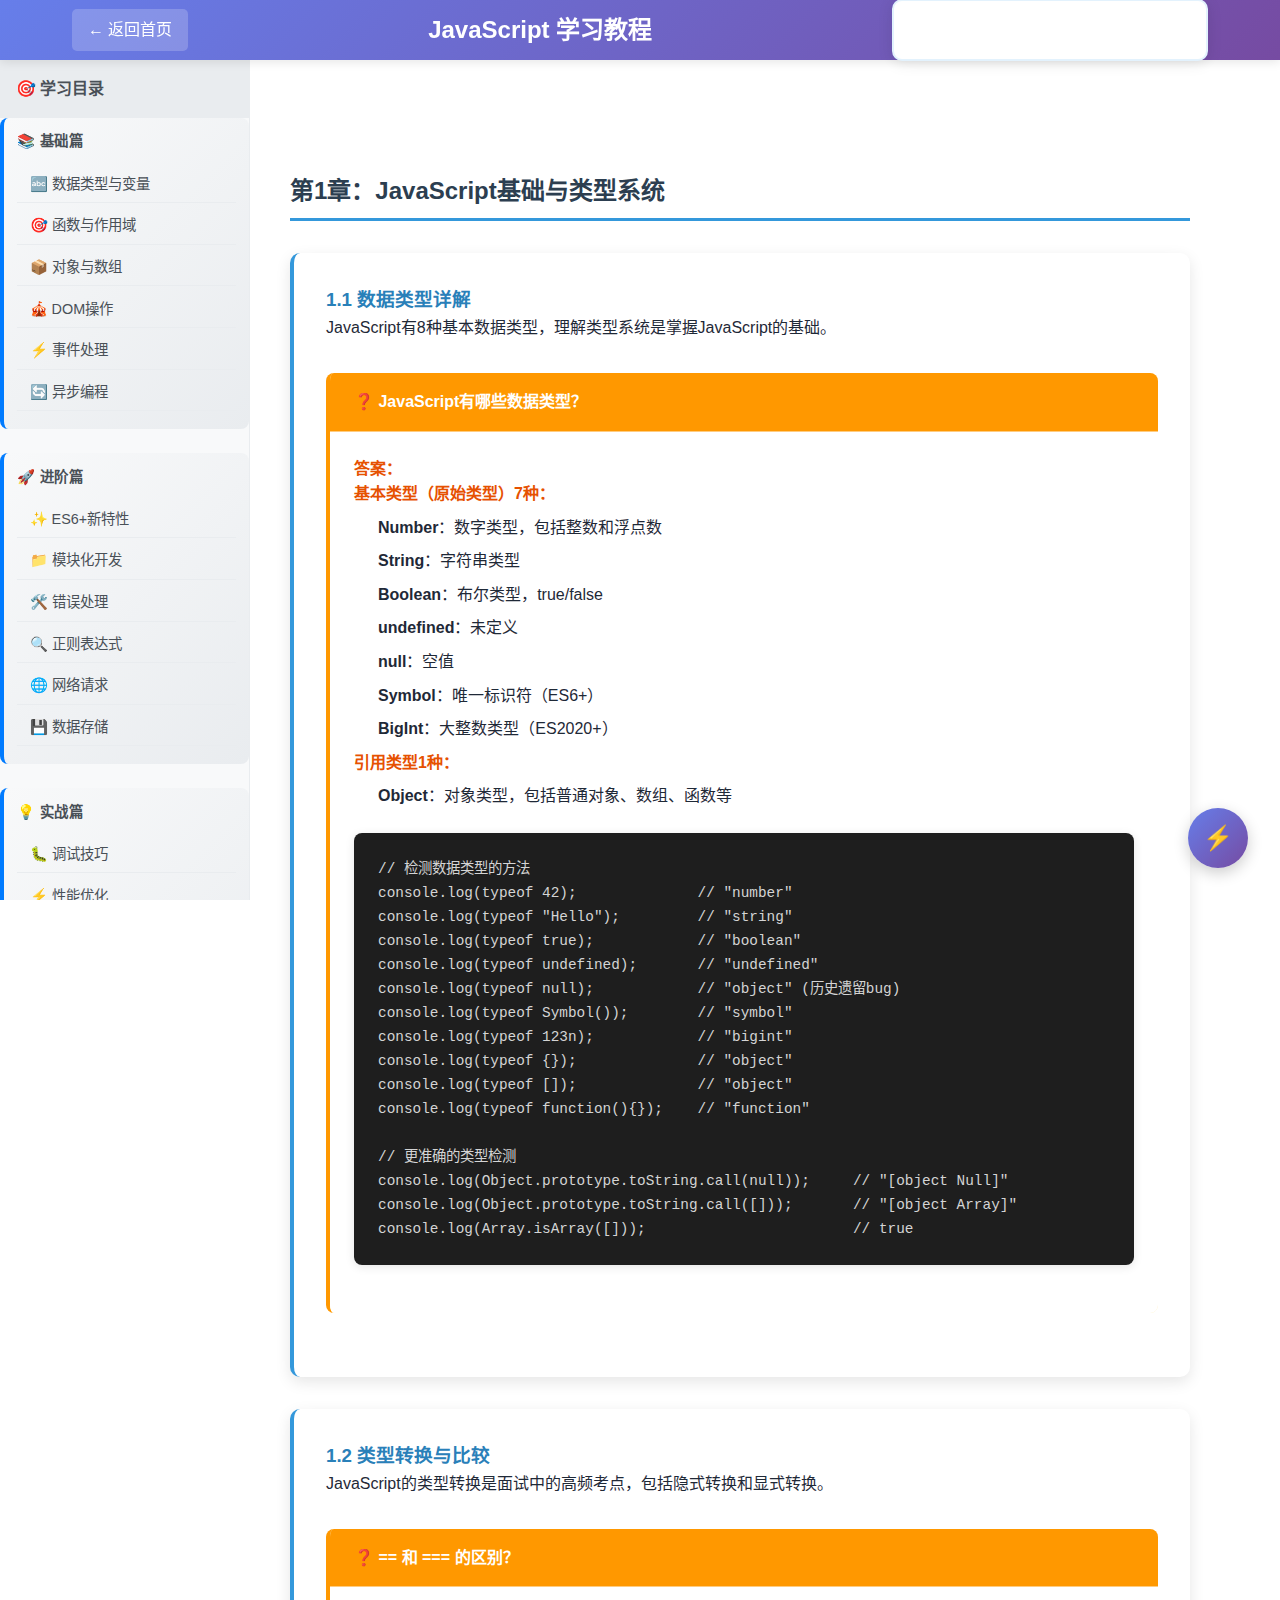
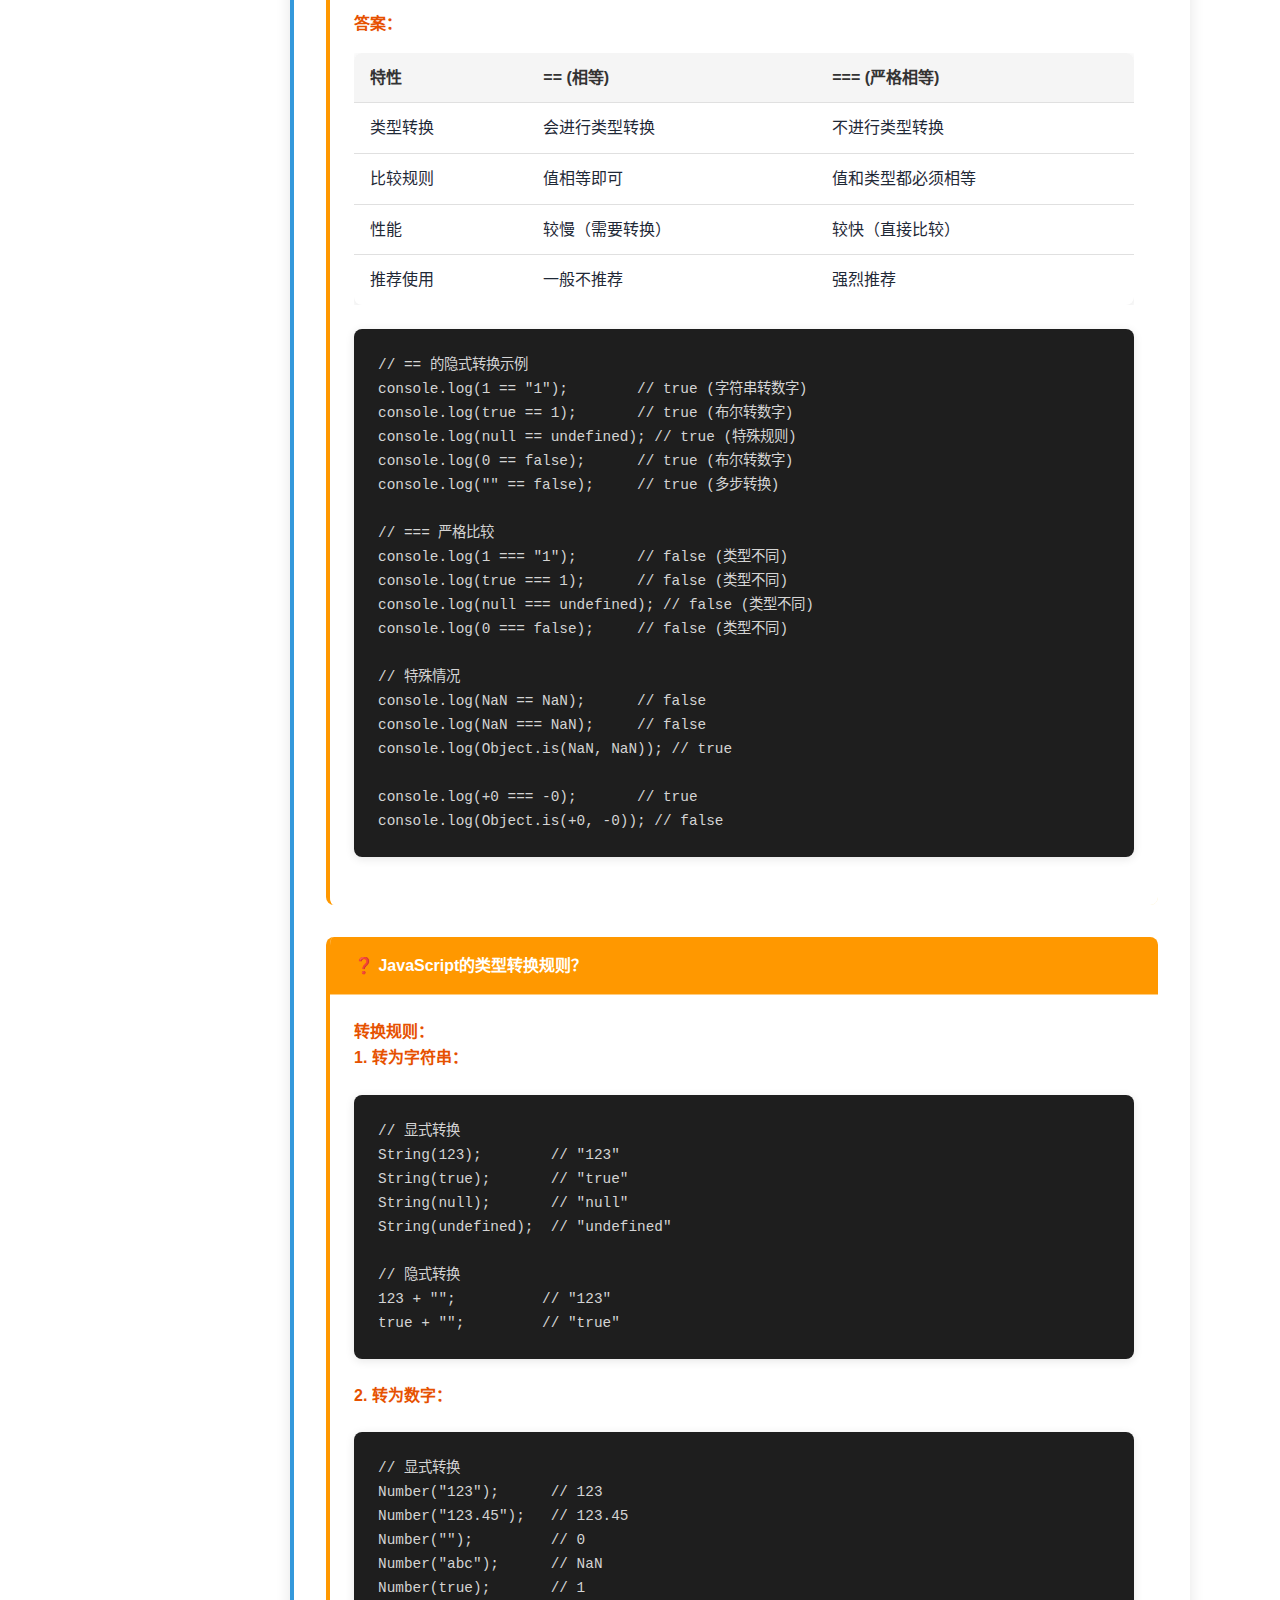
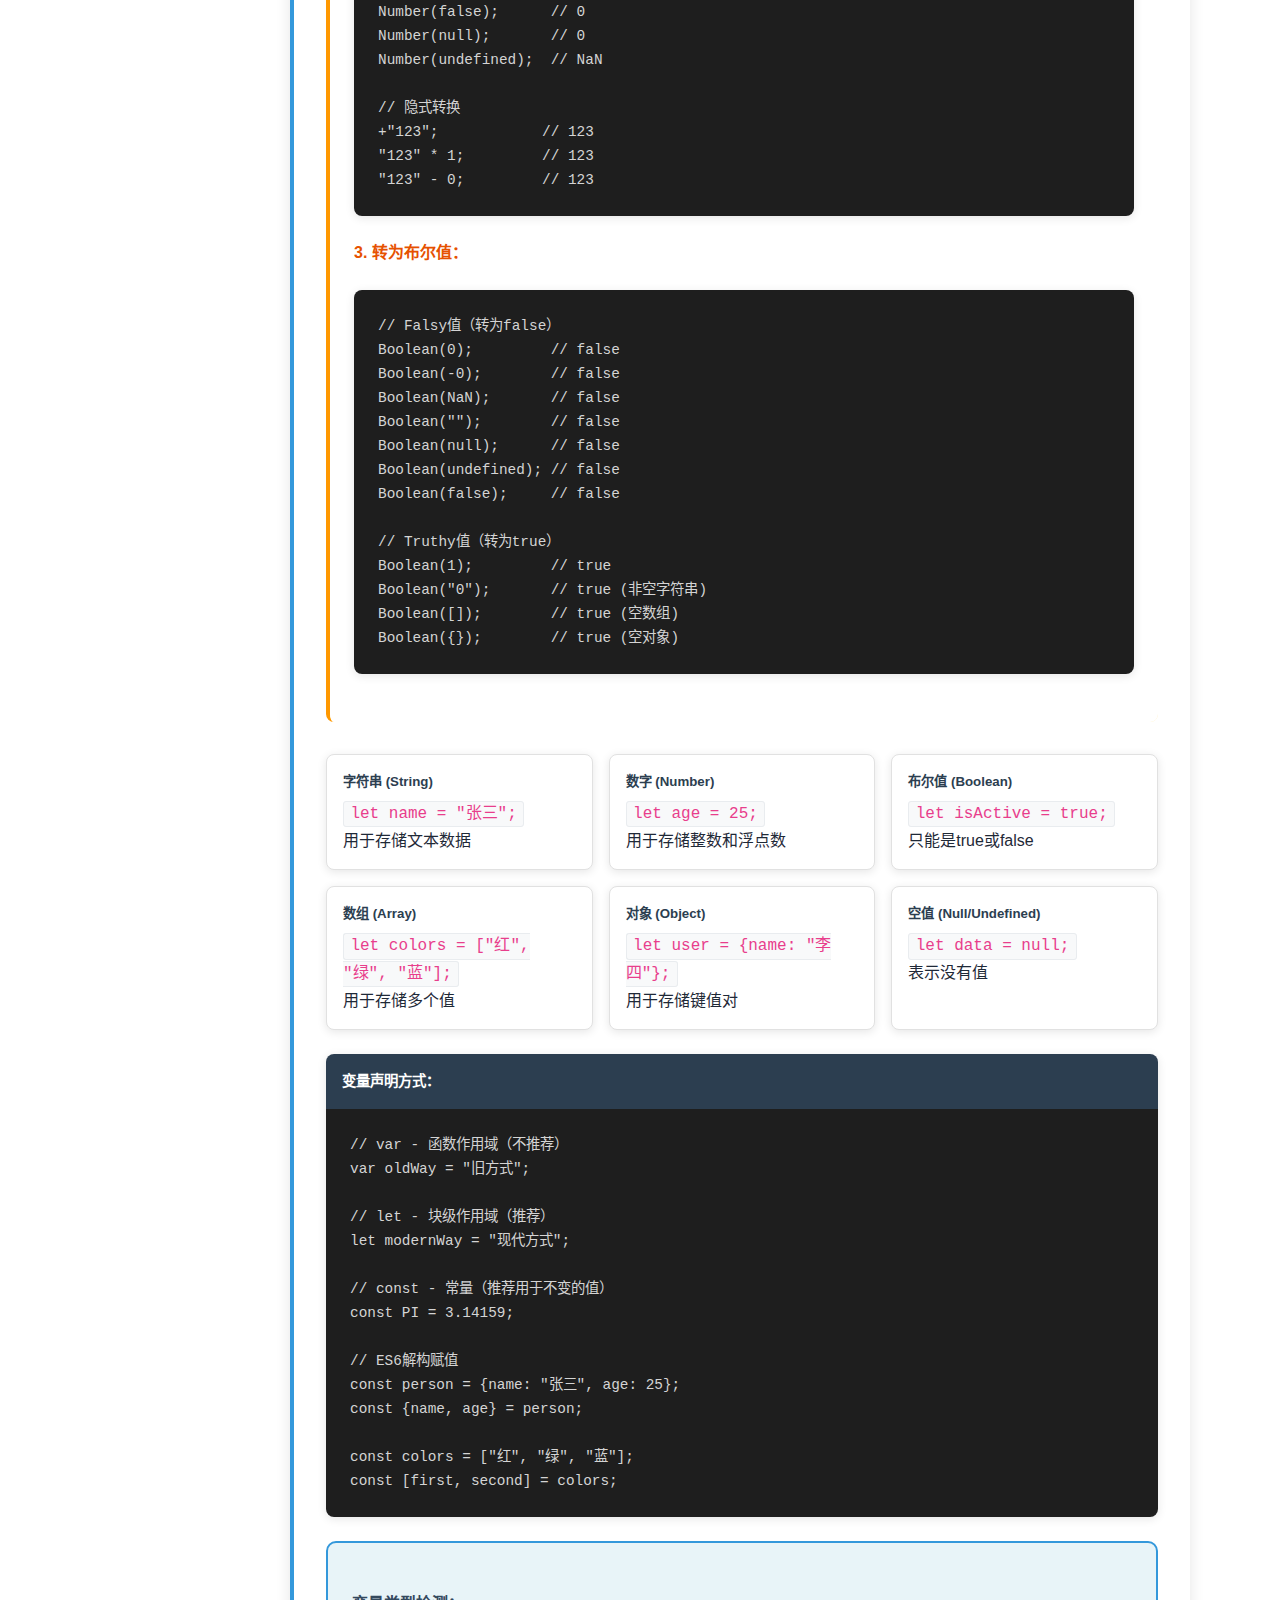
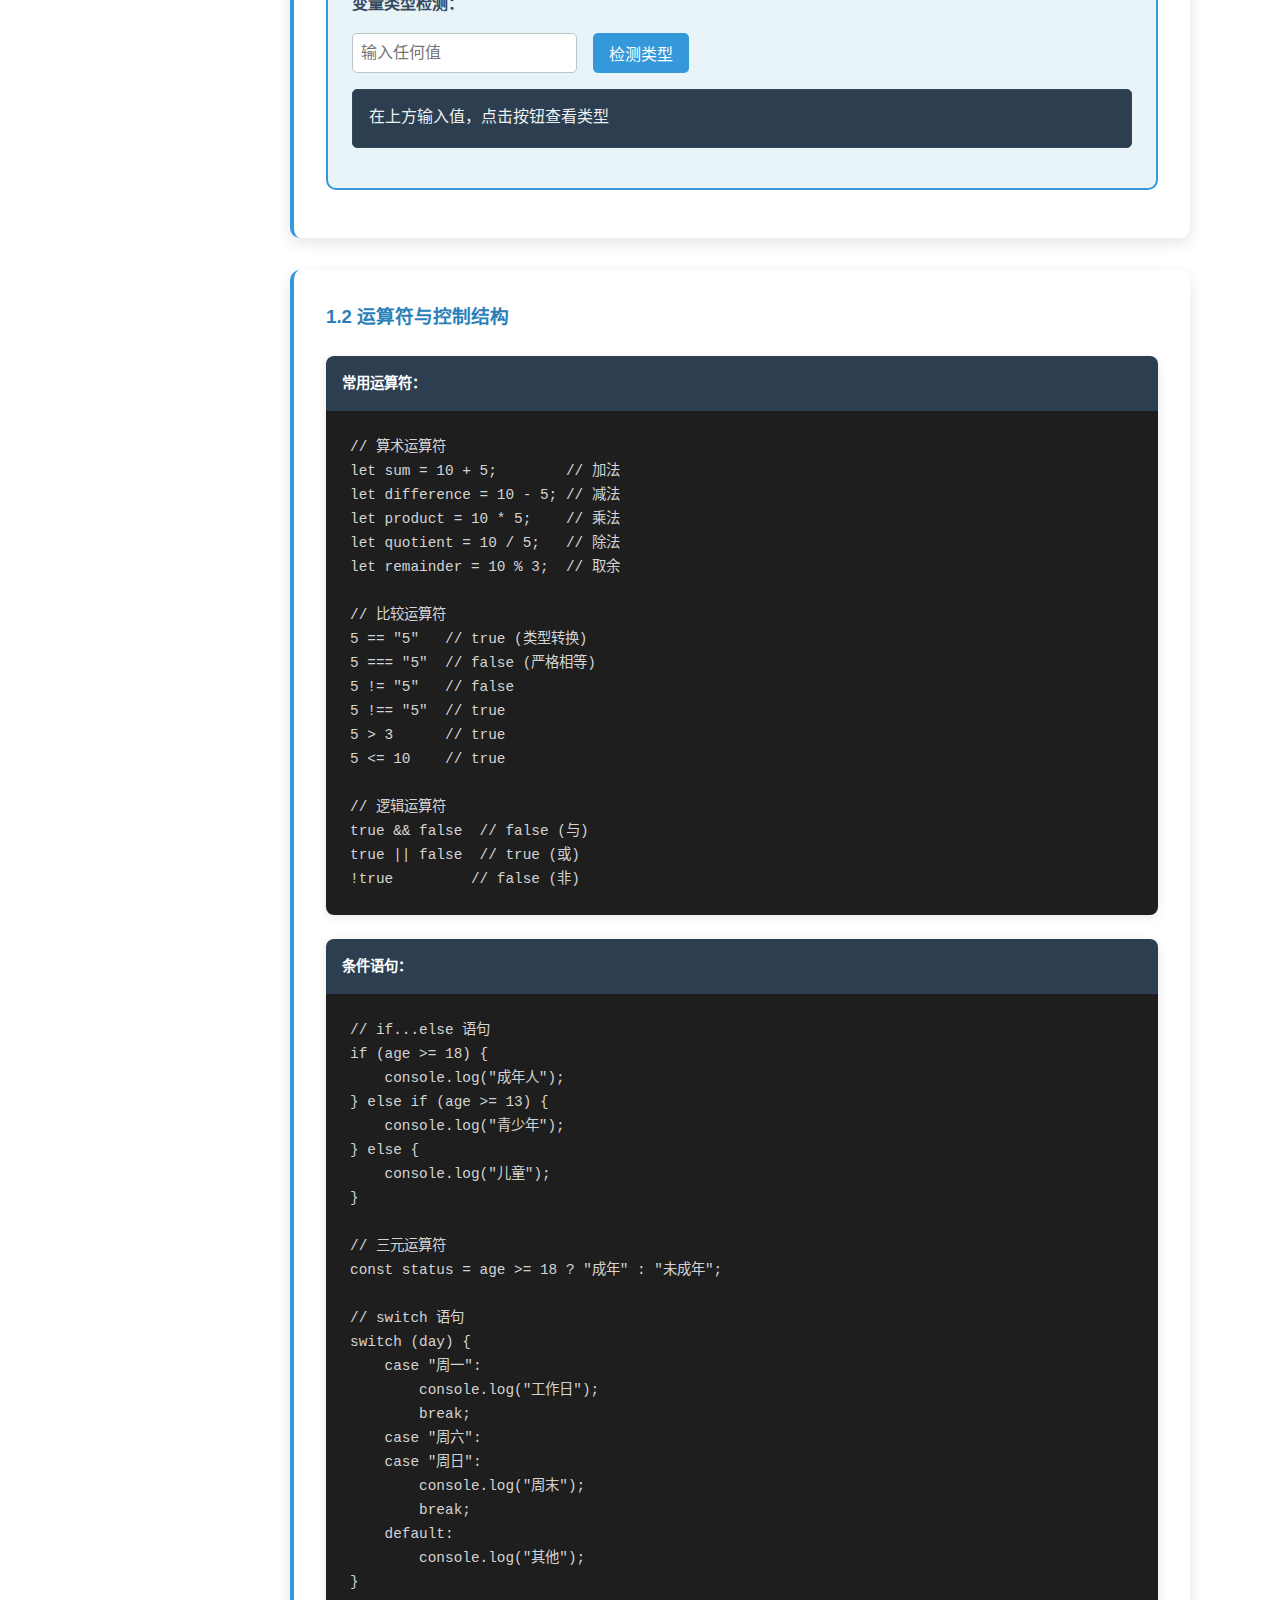
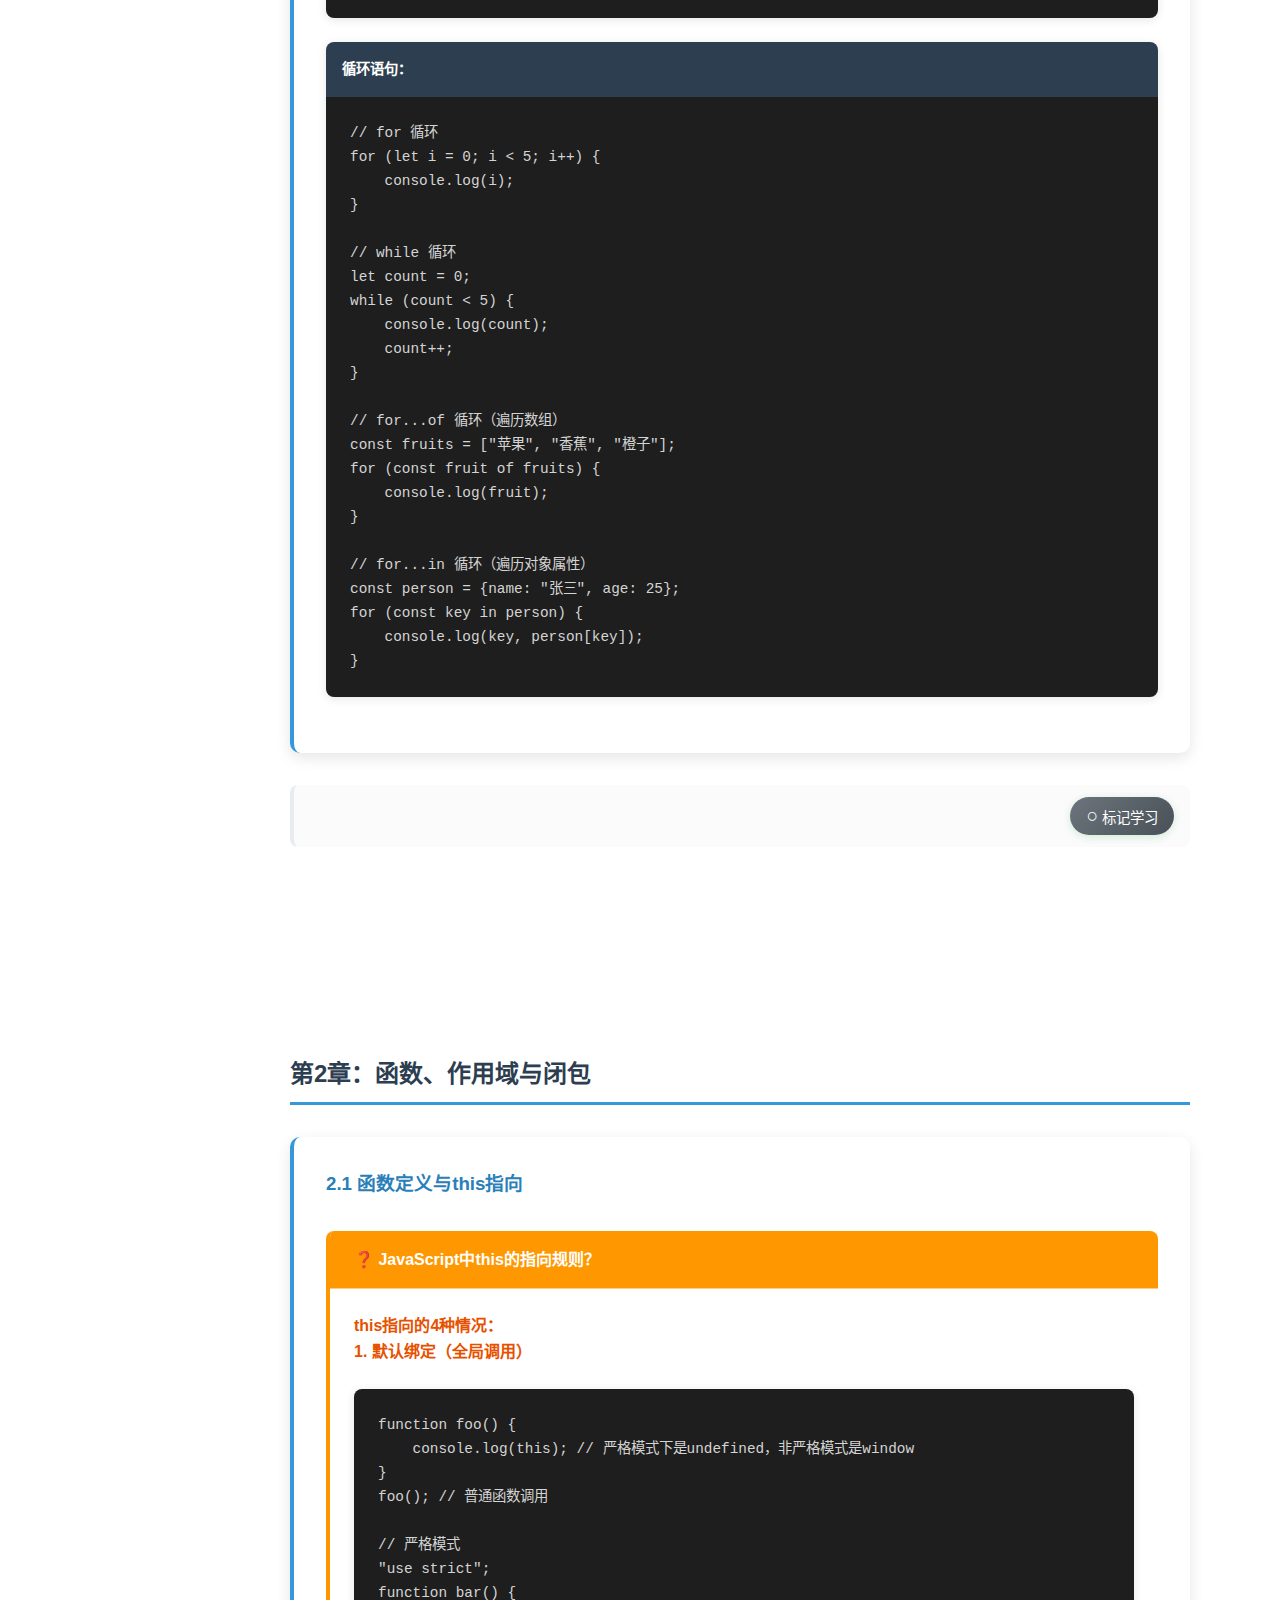
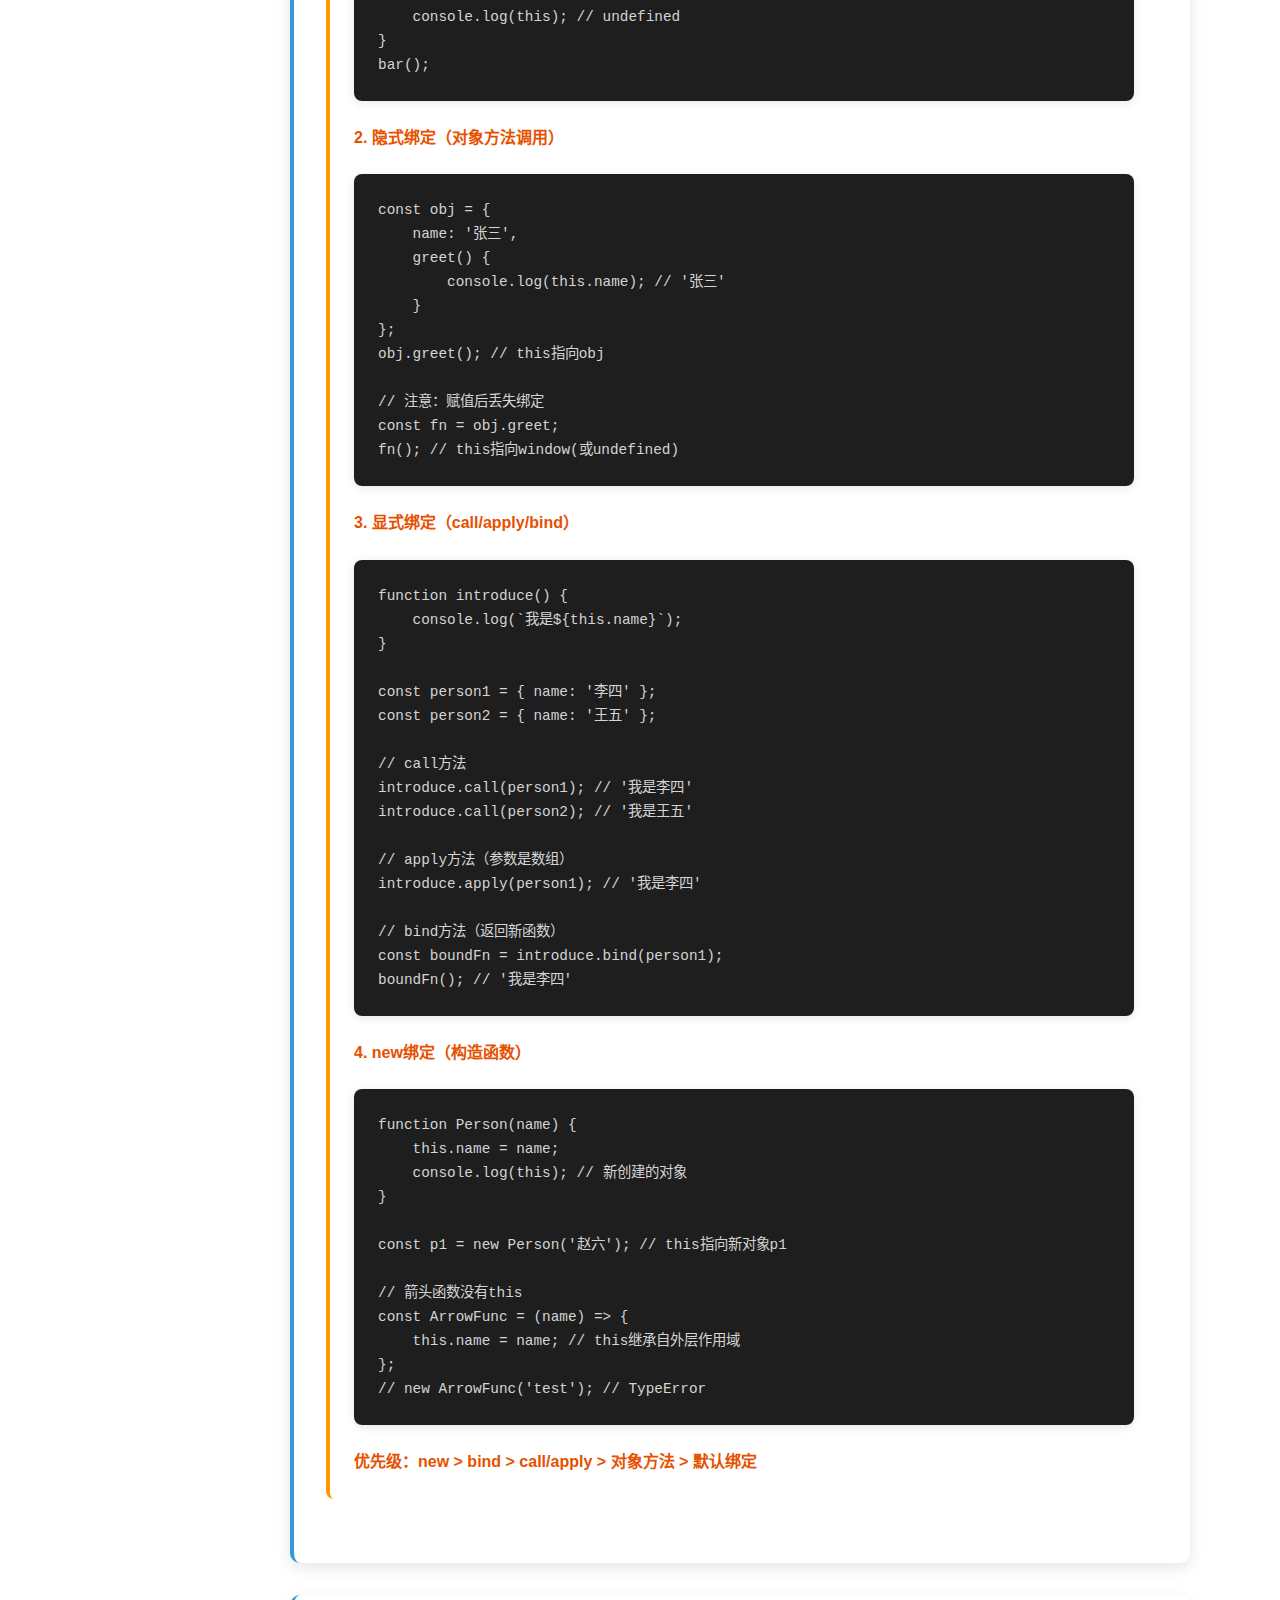
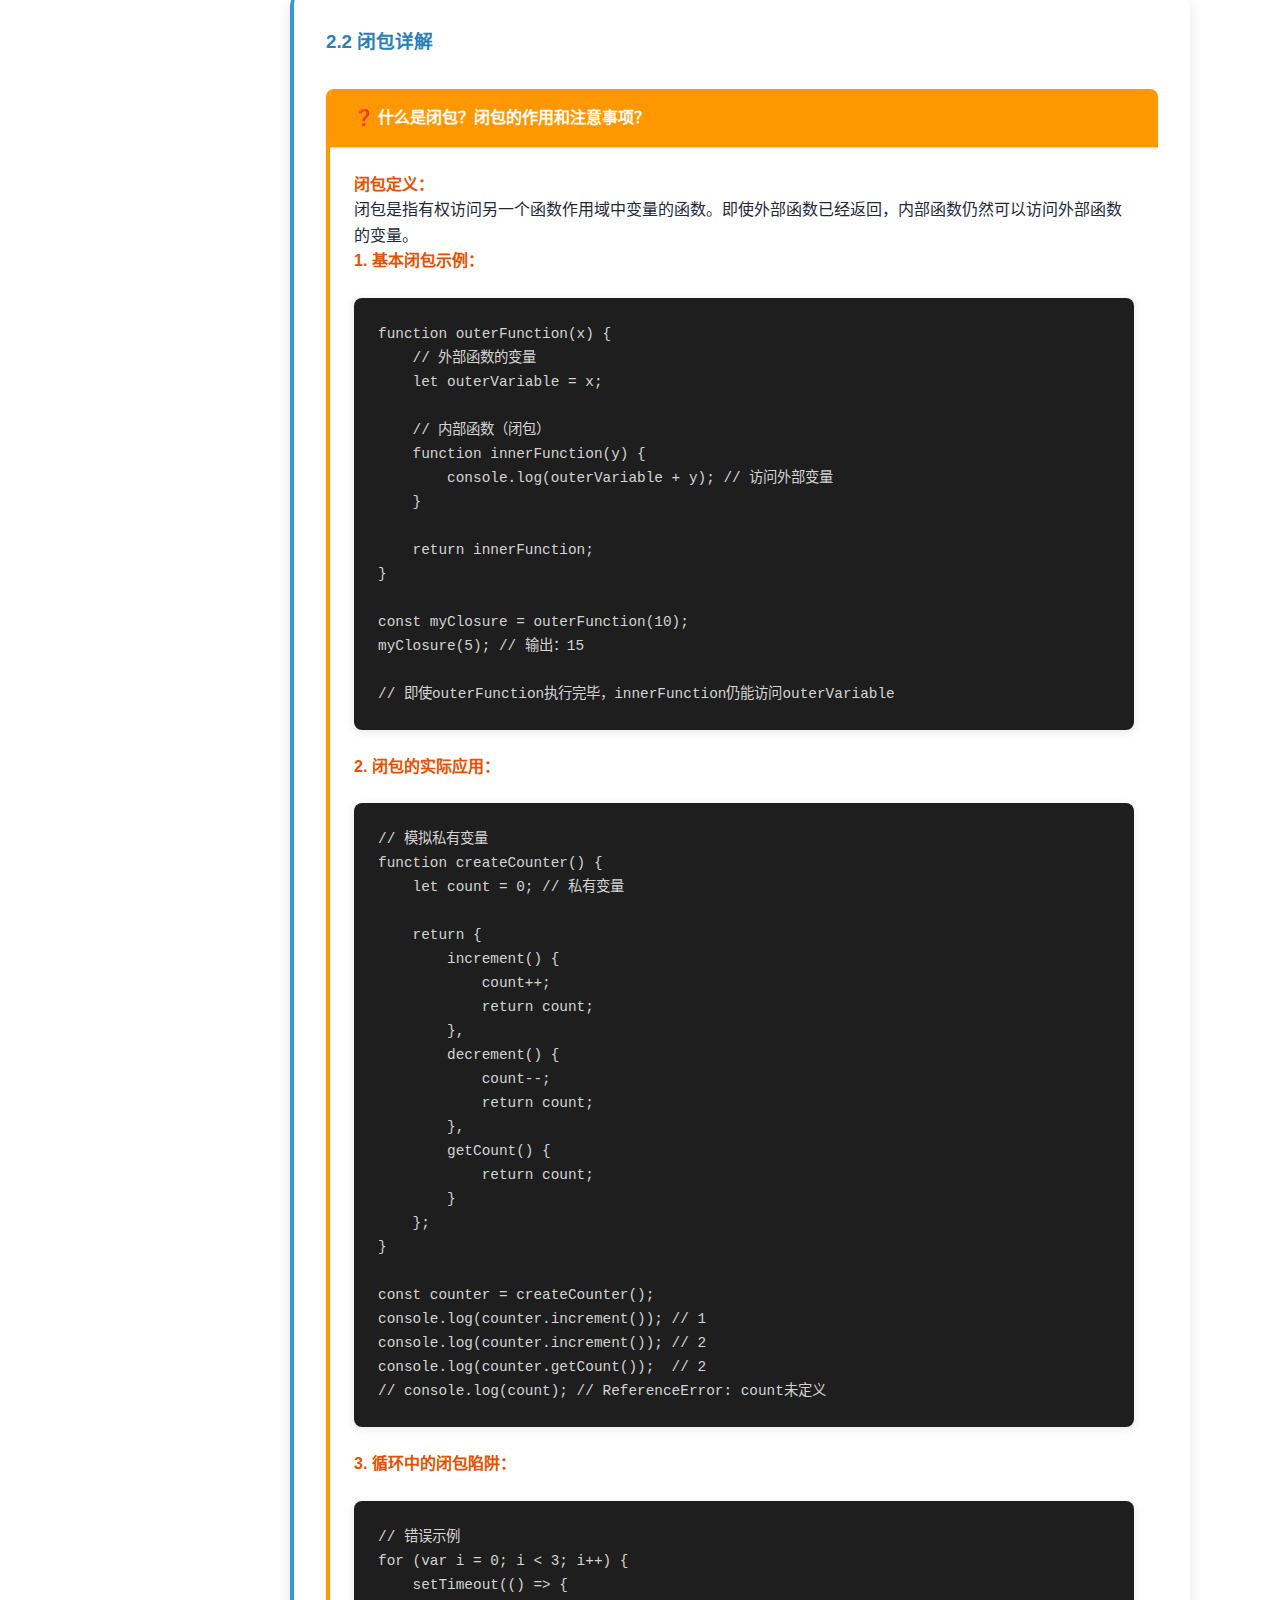
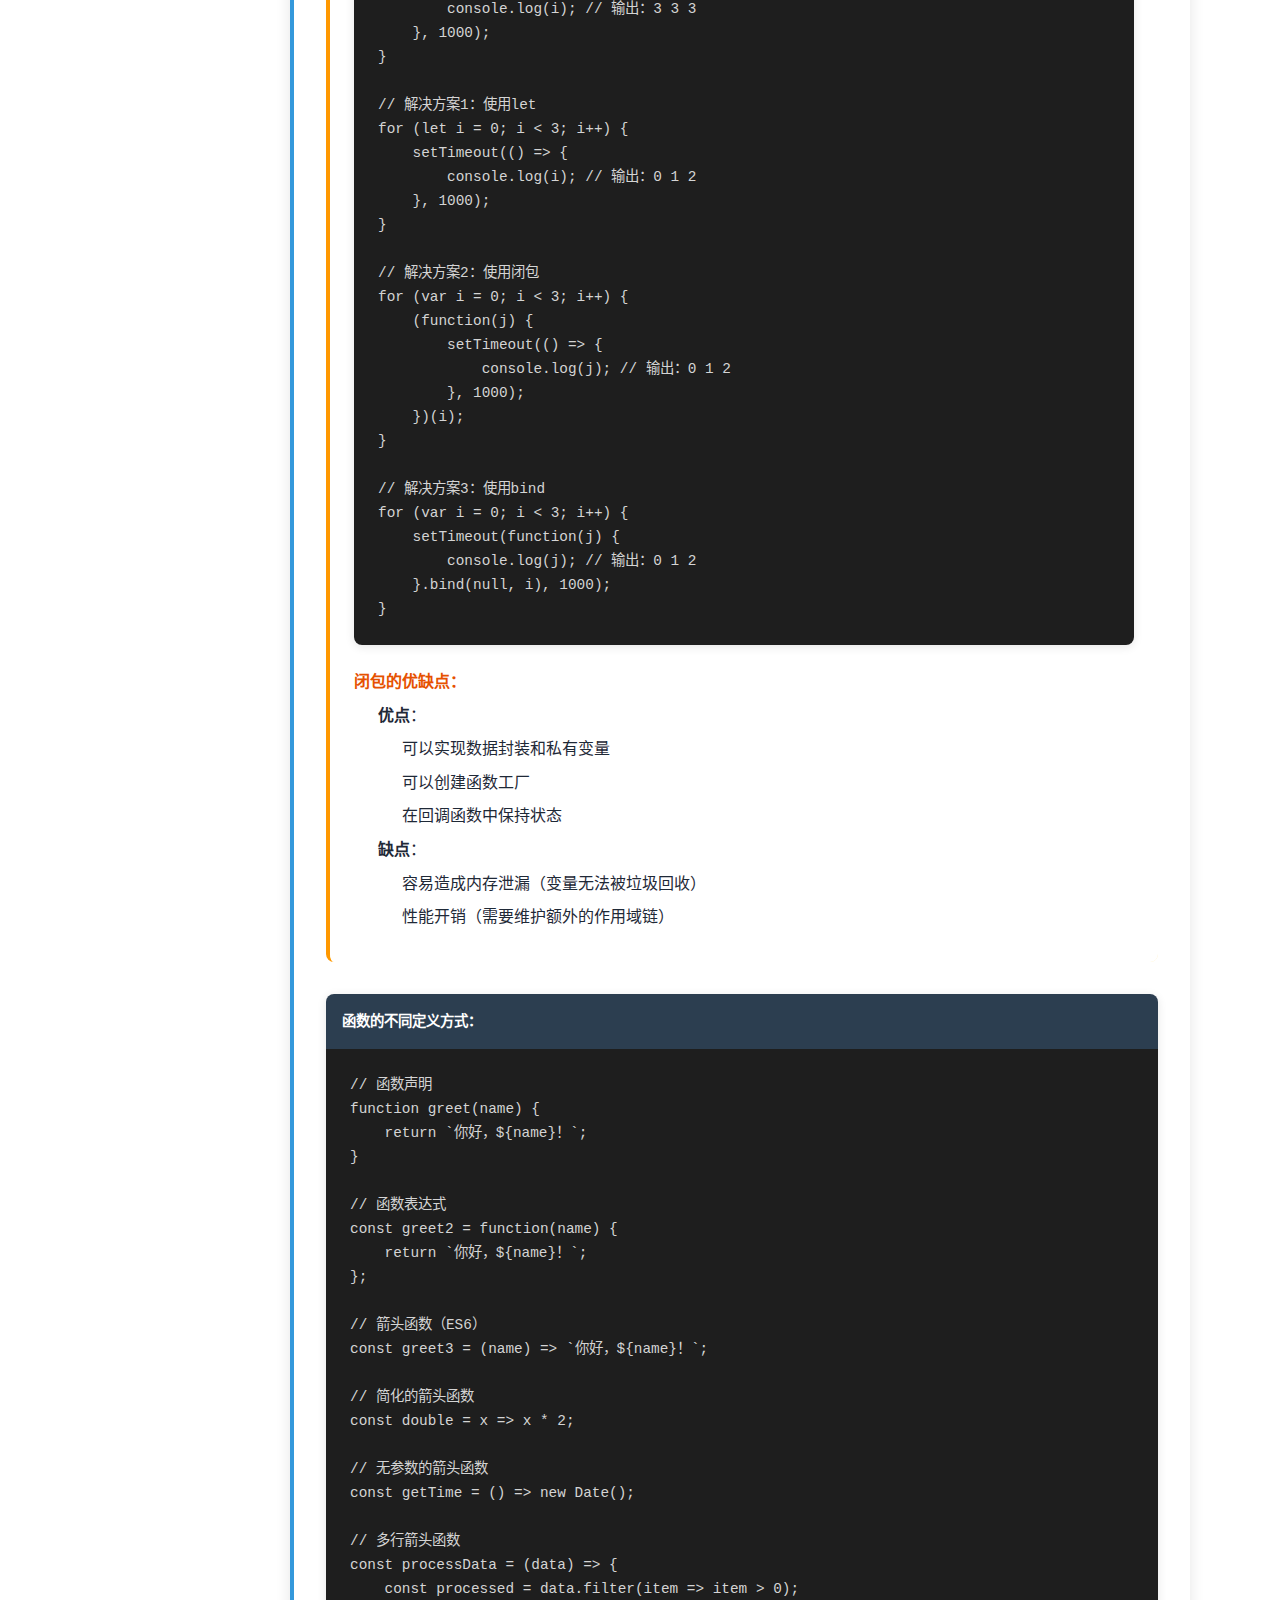
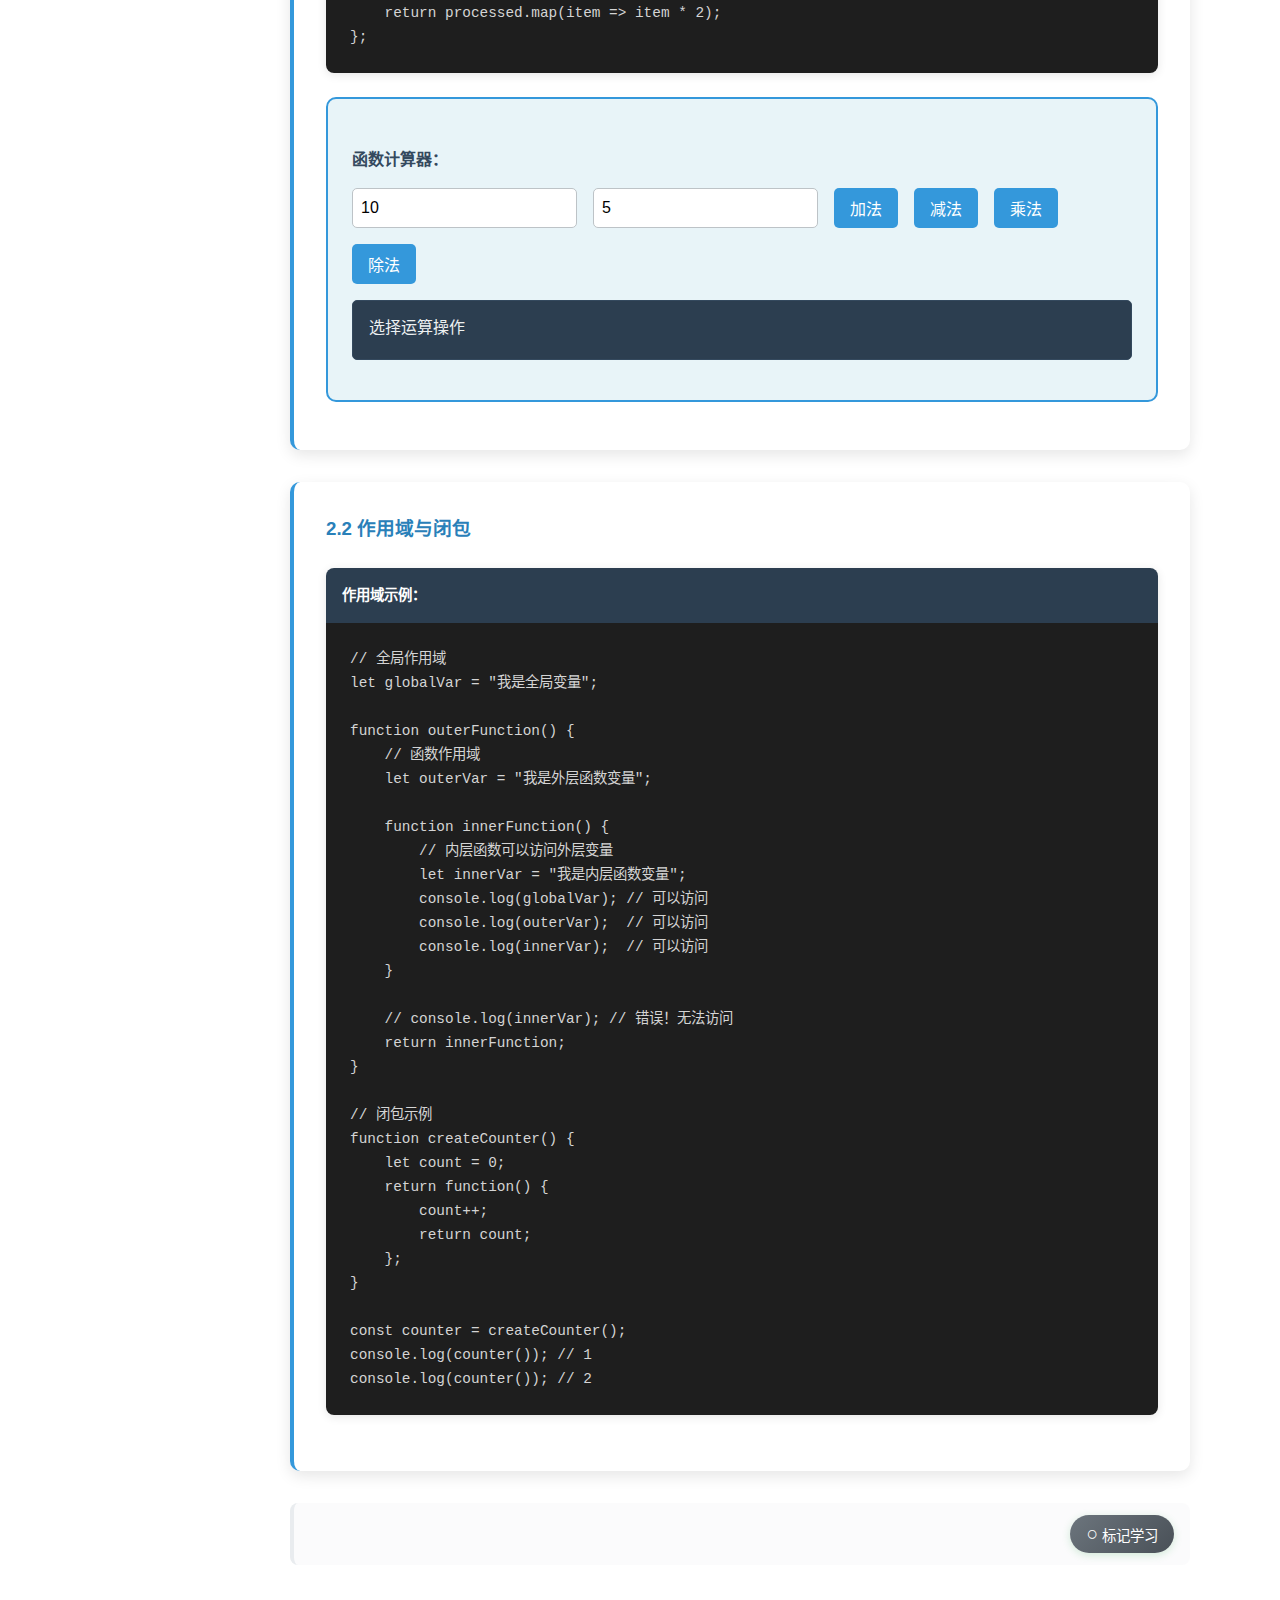
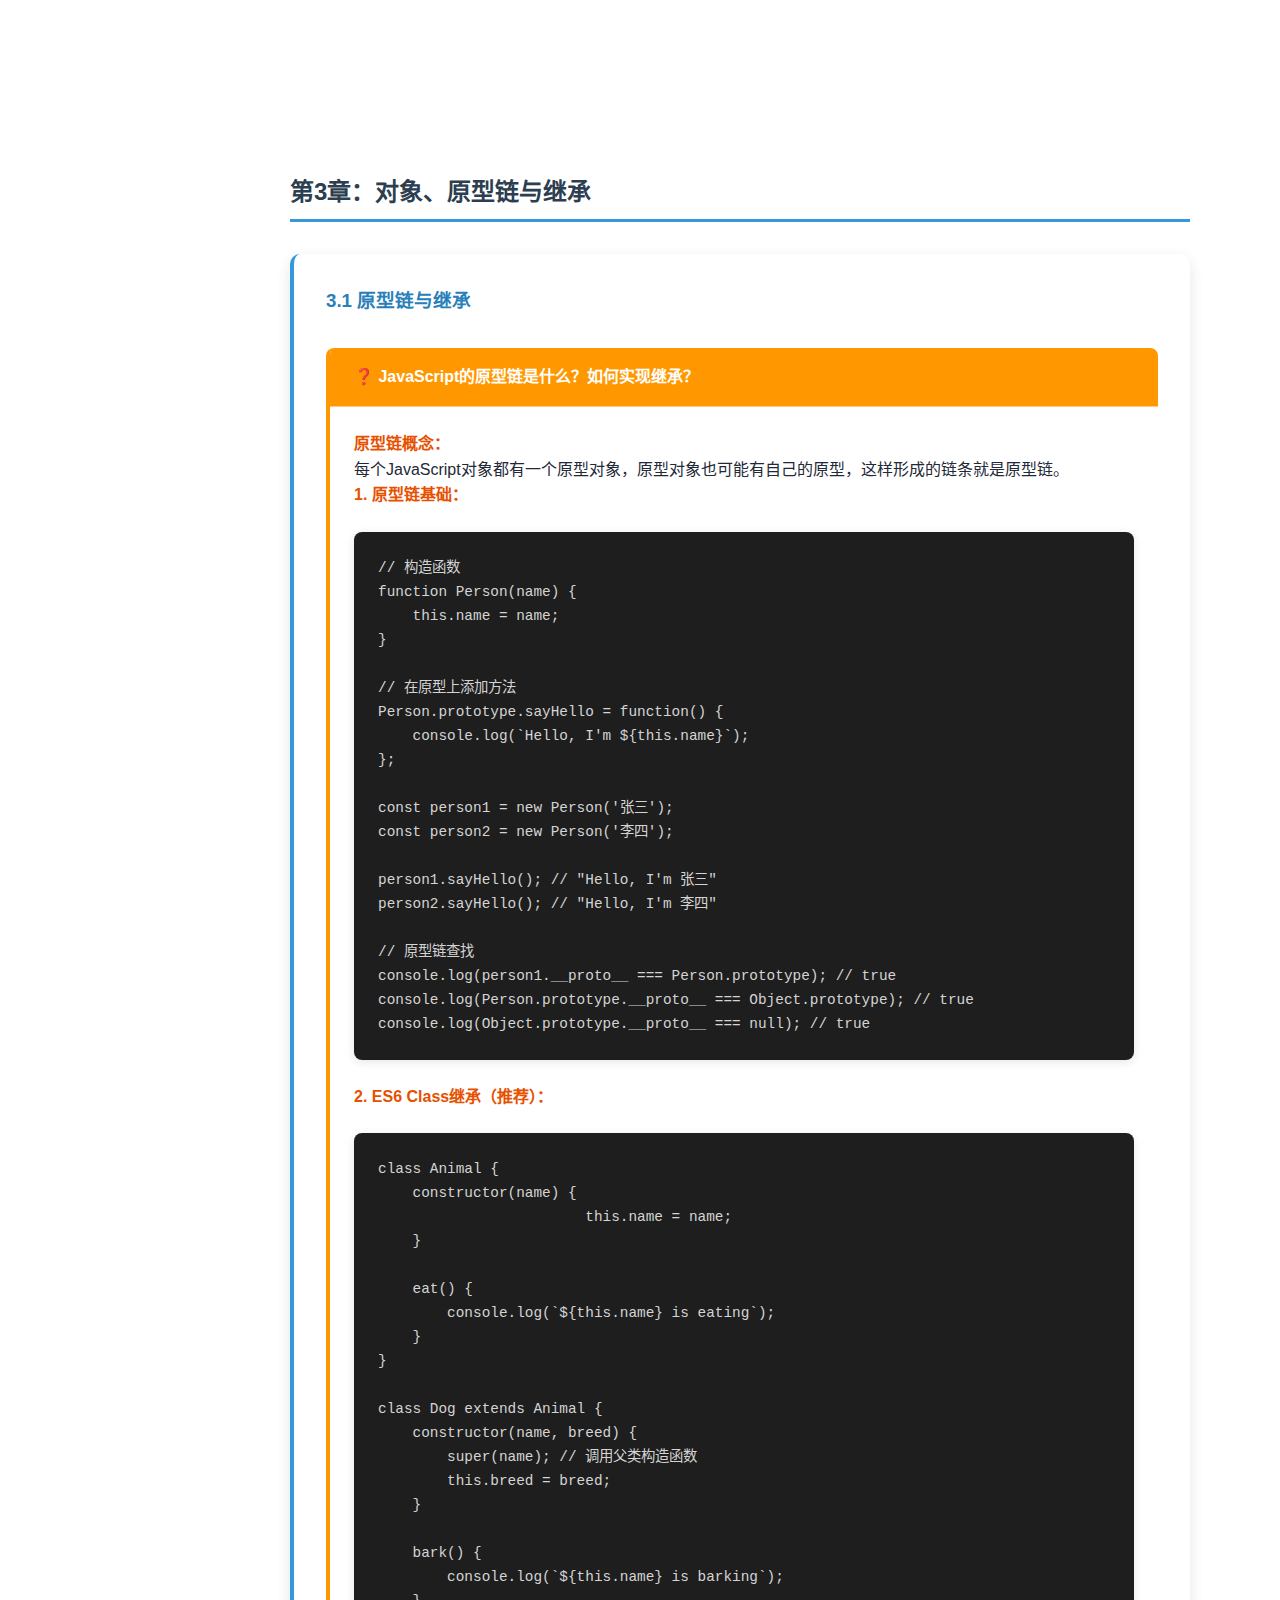
<file: projects/learn/javascript.html>
<!DOCTYPE html>
<html lang="zh-CN">
<head>
    <meta charset="UTF-8">
    <meta name="viewport" content="width=device-width, initial-scale=1.0">
    <title>JavaScript 学习教程 - 前端三件套学习项目</title>
    <link rel="stylesheet" href="../../css/styles.css">
    <link rel="stylesheet" href="../../css/learn.css">
    <link rel="icon" href="data:image/svg+xml,<svg xmlns='http://www.w3.org/2000/svg' viewBox='0 0 100 100'><text y='.9em' font-size='90'>⚡</text></svg>">
    <style>
        /* JavaScript演示专用样式 */
        .js-demo {
            border: 2px solid #f39c12;
            border-radius: 10px;
            padding: 1rem;
            margin: 1rem 0;
            background: #fef9e7;
        }
        
        .output-box {
            background: #2c3e50;
            color: #ecf0f1;
            padding: 1rem;
            border-radius: 5px;
            margin: 1rem 0;
            font-family: 'Courier New', monospace;
            min-height: 40px;
            border: 1px solid #34495e;
        }
        
        .interactive-demo {
            background: #e8f4f8;
            border: 2px solid #3498db;
            border-radius: 10px;
            padding: 1.5rem;
            margin: 1rem 0;
        }
        
        .demo-controls {
            display: flex;
            gap: 1rem;
            margin: 1rem 0;
            flex-wrap: wrap;
        }
        
        .demo-button {
            padding: 0.5rem 1rem;
            border: none;
            border-radius: 5px;
            background: #3498db;
            color: white;
            cursor: pointer;
            transition: all 0.3s ease;
        }
        
        .demo-button:hover {
            background: #2980b9;
            transform: translateY(-2px);
        }
        
        .demo-input {
            padding: 0.5rem;
            border: 1px solid #bdc3c7;
            border-radius: 5px;
            font-size: 1rem;
        }
        
        .variable-demo {
            display: grid;
            grid-template-columns: repeat(auto-fit, minmax(200px, 1fr));
            gap: 1rem;
            margin: 1rem 0;
        }
        
        .variable-card {
            background: white;
            border: 1px solid #e1e1e1;
            border-radius: 8px;
            padding: 1rem;
            box-shadow: 0 2px 10px rgba(0,0,0,0.1);
        }
        
        .variable-card h5 {
            margin: 0 0 0.5rem 0;
            color: #2c3e50;
        }
        
        .code-inline {
            background: #f8f9fa;
            padding: 0.2rem 0.4rem;
            border-radius: 3px;
            font-family: 'Courier New', monospace;
            color: #e83e8c;
            border: 1px solid #e9ecef;
        }
        
        .concept-grid {
            display: grid;
            grid-template-columns: repeat(auto-fit, minmax(250px, 1fr));
            gap: 1.5rem;
        }
        
        /* ADHD友好的导航分组样式 */
        .nav-section {
            margin-bottom: 1.5rem;
            padding: 0.8rem;
            background: linear-gradient(135deg, #f8f9fa 0%, #e9ecef 100%);
            border-radius: 8px;
            border-left: 4px solid #007bff;
        }
        
        .nav-section h4 {
            margin: 0 0 0.8rem 0;
            font-size: 0.9rem;
            color: #495057;
            font-weight: 600;
            text-transform: uppercase;
            letter-spacing: 0.5px;
        }
        
        .nav-section ul {
            margin: 0;
            padding: 0;
        }
        
        .nav-section li {
            margin-bottom: 0.3rem;
        }
        
        .nav-section a {
            font-size: 0.9rem;
            padding: 0.4rem 0.8rem;
            border-radius: 5px;
            transition: all 0.2s ease;
        }
        
        .nav-section a:hover {
            background: rgba(0, 123, 255, 0.1);
            transform: translateX(3px);
        }
        
        /* 进度指示器样式 */
        .progress-indicator {
            position: sticky;
            top: 10px;
            background: #fff;
            padding: 1rem;
            margin: 1rem 0;
            border-radius: 10px;
            box-shadow: 0 2px 15px rgba(0,0,0,0.1);
            border: 2px solid #e3f2fd;
        }
        
        .progress-circle {
            width: 60px;
            height: 60px;
            border-radius: 50%;
            background: conic-gradient(#4caf50 0deg, #e0e0e0 0deg);
            display: flex;
            align-items: center;
            justify-content: center;
            font-weight: bold;
            color: #2e7d32;
            margin: 0 auto 0.5rem;
        }
        
        .concept-card {
            background: linear-gradient(135deg, #667eea 0%, #764ba2 100%);
            color: white;
            padding: 1.5rem;
            border-radius: 10px;
            text-align: center;
            transition: transform 0.3s ease;
        }
        
        .concept-card:hover {
            transform: translateY(-5px);
        }
        
        .concept-card h4 {
            margin: 0 0 1rem 0;
            color: white;
        }
    </style>
</head>
<body>
    <!-- 导航栏 -->
    <nav class="learn-nav">
        <div class="nav-container">
            <a href="../../index.html" class="back-btn">← 返回首页</a>
            <h1>JavaScript 学习教程</h1>
            <div class="progress-indicator">
                <span id="progress-text">进度: 0%</span>
                <div class="progress-bar">
                    <div class="progress-fill" id="progress-fill"></div>
                </div>
            </div>
        </div>
    </nav>

    <!-- 侧边导航 -->
    <aside class="sidebar">
        <nav class="chapter-nav">
            <h3>🎯 学习目录</h3>
            <div class="nav-section">
                <h4>📚 基础篇</h4>
                <ul>
                    <li><a href="#basics" data-chapter="1">🔤 数据类型与变量</a></li>
                    <li><a href="#functions" data-chapter="2">🎯 函数与作用域</a></li>
                    <li><a href="#objects" data-chapter="3">📦 对象与数组</a></li>
                    <li><a href="#dom" data-chapter="4">🎪 DOM操作</a></li>
                    <li><a href="#events" data-chapter="5">⚡ 事件处理</a></li>
                    <li><a href="#async" data-chapter="6">🔄 异步编程</a></li>
                </ul>
            </div>
            <div class="nav-section">
                <h4>🚀 进阶篇</h4>
                <ul>
                    <li><a href="#es6" data-chapter="7">✨ ES6+新特性</a></li>
                    <li><a href="#modules" data-chapter="8">📁 模块化开发</a></li>
                    <li><a href="#errors" data-chapter="9">🛠️ 错误处理</a></li>
                    <li><a href="#regex" data-chapter="10">🔍 正则表达式</a></li>
                    <li><a href="#ajax" data-chapter="11">🌐 网络请求</a></li>
                    <li><a href="#storage" data-chapter="12">💾 数据存储</a></li>
                </ul>
            </div>
            <div class="nav-section">
                <h4>💡 实战篇</h4>
                <ul>
                    <li><a href="#debugging" data-chapter="13">🐛 调试技巧</a></li>
                    <li><a href="#performance" data-chapter="14">⚡ 性能优化</a></li>
                    <li><a href="#typescript" data-chapter="15">🎨 TypeScript入门</a></li>
                    <li><a href="#frameworks" data-chapter="16">🏗️ 框架基础</a></li>
                    <li><a href="#tools" data-chapter="17">🔧 开发工具</a></li>
                    <li><a href="#testing" data-chapter="18">🧪 代码测试</a></li>
                </ul>
            </div>
            <div class="nav-section">
                <h4>🎓 项目篇</h4>
                <ul>
                    <li><a href="#projects" data-chapter="19">💼 综合项目</a></li>
                    <li><a href="#interview" data-chapter="20">🎯 面试宝典</a></li>
                </ul>
            </div>
        </nav>
    </aside>

    <!-- 主要内容 -->
    <main class="learn-content">
        <!-- JavaScript基础 -->
        <section id="basics" class="chapter">
            <h2>第1章：JavaScript基础与类型系统</h2>
            
            <div class="lesson">
                <h3>1.1 数据类型详解</h3>
                <p>JavaScript有8种基本数据类型，理解类型系统是掌握JavaScript的基础。</p>
                
                <div class="interview-points">
                    <div class="interview-item">
                        <h4>❓ JavaScript有哪些数据类型？</h4>
                        <div class="interview-answer">
                            <p><strong>答案：</strong></p>
                            <p><strong>基本类型（原始类型）7种：</strong></p>
                            <ul>
                                <li><strong>Number</strong>：数字类型，包括整数和浮点数</li>
                                <li><strong>String</strong>：字符串类型</li>
                                <li><strong>Boolean</strong>：布尔类型，true/false</li>
                                <li><strong>undefined</strong>：未定义</li>
                                <li><strong>null</strong>：空值</li>
                                <li><strong>Symbol</strong>：唯一标识符（ES6+）</li>
                                <li><strong>BigInt</strong>：大整数类型（ES2020+）</li>
                            </ul>
                            <p><strong>引用类型1种：</strong></p>
                            <ul>
                                <li><strong>Object</strong>：对象类型，包括普通对象、数组、函数等</li>
                            </ul>
                            
                            <div class="code-example">
                                <pre><code>// 检测数据类型的方法
console.log(typeof 42);              // "number"
console.log(typeof "Hello");         // "string"
console.log(typeof true);            // "boolean"
console.log(typeof undefined);       // "undefined"
console.log(typeof null);            // "object" (历史遗留bug)
console.log(typeof Symbol());        // "symbol"
console.log(typeof 123n);            // "bigint"
console.log(typeof {});              // "object"
console.log(typeof []);              // "object"
console.log(typeof function(){});    // "function"

// 更准确的类型检测
console.log(Object.prototype.toString.call(null));     // "[object Null]"
console.log(Object.prototype.toString.call([]));       // "[object Array]"
console.log(Array.isArray([]));                        // true</code></pre>
                            </div>
                        </div>
                    </div>
                </div>
            </div>

            <div class="lesson">
                <h3>1.2 类型转换与比较</h3>
                <p>JavaScript的类型转换是面试中的高频考点，包括隐式转换和显式转换。</p>
                
                <div class="interview-points">
                    <div class="interview-item">
                        <h4>❓ == 和 === 的区别？</h4>
                        <div class="interview-answer">
                            <p><strong>答案：</strong></p>
                            <div class="comparison-table">
                                <table>
                                    <thead>
                                        <tr>
                                            <th>特性</th>
                                            <th>== (相等)</th>
                                            <th>=== (严格相等)</th>
                                        </tr>
                                    </thead>
                                    <tbody>
                                        <tr>
                                            <td>类型转换</td>
                                            <td>会进行类型转换</td>
                                            <td>不进行类型转换</td>
                                        </tr>
                                        <tr>
                                            <td>比较规则</td>
                                            <td>值相等即可</td>
                                            <td>值和类型都必须相等</td>
                                        </tr>
                                        <tr>
                                            <td>性能</td>
                                            <td>较慢（需要转换）</td>
                                            <td>较快（直接比较）</td>
                                        </tr>
                                        <tr>
                                            <td>推荐使用</td>
                                            <td>一般不推荐</td>
                                            <td>强烈推荐</td>
                                        </tr>
                                    </tbody>
                                </table>
                            </div>
                            
                            <div class="code-example">
                                <pre><code>// == 的隐式转换示例
console.log(1 == "1");        // true (字符串转数字)
console.log(true == 1);       // true (布尔转数字)
console.log(null == undefined); // true (特殊规则)
console.log(0 == false);      // true (布尔转数字)
console.log("" == false);     // true (多步转换)

// === 严格比较
console.log(1 === "1");       // false (类型不同)
console.log(true === 1);      // false (类型不同)
console.log(null === undefined); // false (类型不同)
console.log(0 === false);     // false (类型不同)

// 特殊情况
console.log(NaN == NaN);      // false
console.log(NaN === NaN);     // false
console.log(Object.is(NaN, NaN)); // true

console.log(+0 === -0);       // true
console.log(Object.is(+0, -0)); // false</code></pre>
                            </div>
                        </div>
                    </div>
                </div>

                <div class="interview-points">
                    <div class="interview-item">
                        <h4>❓ JavaScript的类型转换规则？</h4>
                        <div class="interview-answer">
                            <p><strong>转换规则：</strong></p>
                            
                            <p><strong>1. 转为字符串：</strong></p>
                            <div class="code-example">
                                <pre><code>// 显式转换
String(123);        // "123"
String(true);       // "true"
String(null);       // "null"
String(undefined);  // "undefined"

// 隐式转换
123 + "";          // "123"
true + "";         // "true"</code></pre>
                            </div>
                            
                            <p><strong>2. 转为数字：</strong></p>
                            <div class="code-example">
                                <pre><code>// 显式转换
Number("123");      // 123
Number("123.45");   // 123.45
Number("");         // 0
Number("abc");      // NaN
Number(true);       // 1
Number(false);      // 0
Number(null);       // 0
Number(undefined);  // NaN

// 隐式转换
+"123";            // 123
"123" * 1;         // 123
"123" - 0;         // 123</code></pre>
                            </div>
                            
                            <p><strong>3. 转为布尔值：</strong></p>
                            <div class="code-example">
                                <pre><code>// Falsy值（转为false）
Boolean(0);         // false
Boolean(-0);        // false
Boolean(NaN);       // false
Boolean("");        // false
Boolean(null);      // false
Boolean(undefined); // false
Boolean(false);     // false

// Truthy值（转为true）
Boolean(1);         // true
Boolean("0");       // true (非空字符串)
Boolean([]);        // true (空数组)
Boolean({});        // true (空对象)</code></pre>
                            </div>
                        </div>
                    </div>
                </div>
                
                <div class="variable-demo">
                    <div class="variable-card">
                        <h5>字符串 (String)</h5>
                        <code class="code-inline">let name = "张三";</code>
                        <p>用于存储文本数据</p>
                    </div>
                    
                    <div class="variable-card">
                        <h5>数字 (Number)</h5>
                        <code class="code-inline">let age = 25;</code>
                        <p>用于存储整数和浮点数</p>
                    </div>
                    
                    <div class="variable-card">
                        <h5>布尔值 (Boolean)</h5>
                        <code class="code-inline">let isActive = true;</code>
                        <p>只能是true或false</p>
                    </div>
                    
                    <div class="variable-card">
                        <h5>数组 (Array)</h5>
                        <code class="code-inline">let colors = ["红", "绿", "蓝"];</code>
                        <p>用于存储多个值</p>
                    </div>
                    
                    <div class="variable-card">
                        <h5>对象 (Object)</h5>
                        <code class="code-inline">let user = {name: "李四"};</code>
                        <p>用于存储键值对</p>
                    </div>
                    
                    <div class="variable-card">
                        <h5>空值 (Null/Undefined)</h5>
                        <code class="code-inline">let data = null;</code>
                        <p>表示没有值</p>
                    </div>
                </div>

                <div class="code-example">
                    <h4>变量声明方式：</h4>
                    <pre><code>// var - 函数作用域（不推荐）
var oldWay = "旧方式";

// let - 块级作用域（推荐）
let modernWay = "现代方式";

// const - 常量（推荐用于不变的值）
const PI = 3.14159;

// ES6解构赋值
const person = {name: "张三", age: 25};
const {name, age} = person;

const colors = ["红", "绿", "蓝"];
const [first, second] = colors;</code></pre>
                </div>

                <div class="interactive-demo">
                    <h4>变量类型检测：</h4>
                    <div class="demo-controls">
                        <input type="text" id="typeInput" class="demo-input" placeholder="输入任何值">
                        <button onclick="checkType()" class="demo-button">检测类型</button>
                    </div>
                    <div id="typeOutput" class="output-box">在上方输入值，点击按钮查看类型</div>
                </div>
            </div>

            <div class="lesson">
                <h3>1.2 运算符与控制结构</h3>
                
                <div class="code-example">
                    <h4>常用运算符：</h4>
                    <pre><code>// 算术运算符
let sum = 10 + 5;        // 加法
let difference = 10 - 5; // 减法
let product = 10 * 5;    // 乘法
let quotient = 10 / 5;   // 除法
let remainder = 10 % 3;  // 取余

// 比较运算符
5 == "5"   // true (类型转换)
5 === "5"  // false (严格相等)
5 != "5"   // false
5 !== "5"  // true
5 > 3      // true
5 <= 10    // true

// 逻辑运算符
true && false  // false (与)
true || false  // true (或)
!true         // false (非)</code></pre>
                </div>

                <div class="code-example">
                    <h4>条件语句：</h4>
                    <pre><code>// if...else 语句
if (age >= 18) {
    console.log("成年人");
} else if (age >= 13) {
    console.log("青少年");
} else {
    console.log("儿童");
}

// 三元运算符
const status = age >= 18 ? "成年" : "未成年";

// switch 语句
switch (day) {
    case "周一":
        console.log("工作日");
        break;
    case "周六":
    case "周日":
        console.log("周末");
        break;
    default:
        console.log("其他");
}</code></pre>
                </div>

                <div class="code-example">
                    <h4>循环语句：</h4>
                    <pre><code>// for 循环
for (let i = 0; i < 5; i++) {
    console.log(i);
}

// while 循环
let count = 0;
while (count < 5) {
    console.log(count);
    count++;
}

// for...of 循环（遍历数组）
const fruits = ["苹果", "香蕉", "橙子"];
for (const fruit of fruits) {
    console.log(fruit);
}

// for...in 循环（遍历对象属性）
const person = {name: "张三", age: 25};
for (const key in person) {
    console.log(key, person[key]);
}</code></pre>
                </div>
            </div>
        </section>

        <!-- 函数与作用域 -->
        <section id="functions" class="chapter">
            <h2>第2章：函数、作用域与闭包</h2>
            
            <div class="lesson">
                <h3>2.1 函数定义与this指向</h3>
                
                <div class="interview-points">
                    <div class="interview-item">
                        <h4>❓ JavaScript中this的指向规则？</h4>
                        <div class="interview-answer">
                            <p><strong>this指向的4种情况：</strong></p>
                            
                            <p><strong>1. 默认绑定（全局调用）</strong></p>
                            <div class="code-example">
                                <pre><code>function foo() {
    console.log(this); // 严格模式下是undefined，非严格模式是window
}
foo(); // 普通函数调用

// 严格模式
"use strict";
function bar() {
    console.log(this); // undefined
}
bar();</code></pre>
                            </div>
                            
                            <p><strong>2. 隐式绑定（对象方法调用）</strong></p>
                            <div class="code-example">
                                <pre><code>const obj = {
    name: '张三',
    greet() {
        console.log(this.name); // '张三'
    }
};
obj.greet(); // this指向obj

// 注意：赋值后丢失绑定
const fn = obj.greet;
fn(); // this指向window(或undefined)</code></pre>
                            </div>
                            
                            <p><strong>3. 显式绑定（call/apply/bind）</strong></p>
                            <div class="code-example">
                                <pre><code>function introduce() {
    console.log(`我是${this.name}`);
}

const person1 = { name: '李四' };
const person2 = { name: '王五' };

// call方法
introduce.call(person1); // '我是李四'
introduce.call(person2); // '我是王五'

// apply方法（参数是数组）
introduce.apply(person1); // '我是李四'

// bind方法（返回新函数）
const boundFn = introduce.bind(person1);
boundFn(); // '我是李四'</code></pre>
                            </div>
                            
                            <p><strong>4. new绑定（构造函数）</strong></p>
                            <div class="code-example">
                                <pre><code>function Person(name) {
    this.name = name;
    console.log(this); // 新创建的对象
}

const p1 = new Person('赵六'); // this指向新对象p1

// 箭头函数没有this
const ArrowFunc = (name) => {
    this.name = name; // this继承自外层作用域
};
// new ArrowFunc('test'); // TypeError</code></pre>
                            </div>
                            
                            <p><strong>优先级：new > bind > call/apply > 对象方法 > 默认绑定</strong></p>
                        </div>
                    </div>
                </div>
            </div>

            <div class="lesson">
                <h3>2.2 闭包详解</h3>
                
                <div class="interview-points">
                    <div class="interview-item">
                        <h4>❓ 什么是闭包？闭包的作用和注意事项？</h4>
                        <div class="interview-answer">
                            <p><strong>闭包定义：</strong></p>
                            <p>闭包是指有权访问另一个函数作用域中变量的函数。即使外部函数已经返回，内部函数仍然可以访问外部函数的变量。</p>
                            
                            <p><strong>1. 基本闭包示例：</strong></p>
                            <div class="code-example">
                                <pre><code>function outerFunction(x) {
    // 外部函数的变量
    let outerVariable = x;
    
    // 内部函数（闭包）
    function innerFunction(y) {
        console.log(outerVariable + y); // 访问外部变量
    }
    
    return innerFunction;
}

const myClosure = outerFunction(10);
myClosure(5); // 输出：15

// 即使outerFunction执行完毕，innerFunction仍能访问outerVariable</code></pre>
                            </div>
                            
                            <p><strong>2. 闭包的实际应用：</strong></p>
                            <div class="code-example">
                                <pre><code>// 模拟私有变量
function createCounter() {
    let count = 0; // 私有变量
    
    return {
        increment() {
            count++;
            return count;
        },
        decrement() {
            count--;
            return count;
        },
        getCount() {
            return count;
        }
    };
}

const counter = createCounter();
console.log(counter.increment()); // 1
console.log(counter.increment()); // 2
console.log(counter.getCount());  // 2
// console.log(count); // ReferenceError: count未定义</code></pre>
                            </div>
                            
                            <p><strong>3. 循环中的闭包陷阱：</strong></p>
                            <div class="code-example">
                                <pre><code>// 错误示例
for (var i = 0; i < 3; i++) {
    setTimeout(() => {
        console.log(i); // 输出：3 3 3
    }, 1000);
}

// 解决方案1：使用let
for (let i = 0; i < 3; i++) {
    setTimeout(() => {
        console.log(i); // 输出：0 1 2
    }, 1000);
}

// 解决方案2：使用闭包
for (var i = 0; i < 3; i++) {
    (function(j) {
        setTimeout(() => {
            console.log(j); // 输出：0 1 2
        }, 1000);
    })(i);
}

// 解决方案3：使用bind
for (var i = 0; i < 3; i++) {
    setTimeout(function(j) {
        console.log(j); // 输出：0 1 2
    }.bind(null, i), 1000);
}</code></pre>
                            </div>
                            
                            <p><strong>闭包的优缺点：</strong></p>
                            <ul>
                                <li><strong>优点</strong>：
                                    <ul>
                                        <li>可以实现数据封装和私有变量</li>
                                        <li>可以创建函数工厂</li>
                                        <li>在回调函数中保持状态</li>
                                    </ul>
                                </li>
                                <li><strong>缺点</strong>：
                                    <ul>
                                        <li>容易造成内存泄漏（变量无法被垃圾回收）</li>
                                        <li>性能开销（需要维护额外的作用域链）</li>
                                    </ul>
                                </li>
                            </ul>
                        </div>
                    </div>
                </div>
                
                <div class="code-example">
                    <h4>函数的不同定义方式：</h4>
                    <pre><code>// 函数声明
function greet(name) {
    return `你好，${name}！`;
}

// 函数表达式
const greet2 = function(name) {
    return `你好，${name}！`;
};

// 箭头函数（ES6）
const greet3 = (name) => `你好，${name}！`;

// 简化的箭头函数
const double = x => x * 2;

// 无参数的箭头函数
const getTime = () => new Date();

// 多行箭头函数
const processData = (data) => {
    const processed = data.filter(item => item > 0);
    return processed.map(item => item * 2);
};</code></pre>
                </div>

                <div class="interactive-demo">
                    <h4>函数计算器：</h4>
                    <div class="demo-controls">
                        <input type="number" id="num1" class="demo-input" placeholder="数字1" value="10">
                        <input type="number" id="num2" class="demo-input" placeholder="数字2" value="5">
                        <button onclick="calculate('add')" class="demo-button">加法</button>
                        <button onclick="calculate('subtract')" class="demo-button">减法</button>
                        <button onclick="calculate('multiply')" class="demo-button">乘法</button>
                        <button onclick="calculate('divide')" class="demo-button">除法</button>
                    </div>
                    <div id="calcOutput" class="output-box">选择运算操作</div>
                </div>
            </div>

            <div class="lesson">
                <h3>2.2 作用域与闭包</h3>
                
                <div class="code-example">
                    <h4>作用域示例：</h4>
                    <pre><code>// 全局作用域
let globalVar = "我是全局变量";

function outerFunction() {
    // 函数作用域
    let outerVar = "我是外层函数变量";
    
    function innerFunction() {
        // 内层函数可以访问外层变量
        let innerVar = "我是内层函数变量";
        console.log(globalVar); // 可以访问
        console.log(outerVar);  // 可以访问
        console.log(innerVar);  // 可以访问
    }
    
    // console.log(innerVar); // 错误！无法访问
    return innerFunction;
}

// 闭包示例
function createCounter() {
    let count = 0;
    return function() {
        count++;
        return count;
    };
}

const counter = createCounter();
console.log(counter()); // 1
console.log(counter()); // 2</code></pre>
                </div>
            </div>
        </section>

        <!-- 对象与数组 -->
        <section id="objects" class="chapter">
            <h2>第3章：对象、原型链与继承</h2>
            
            <div class="lesson">
                <h3>3.1 原型链与继承</h3>
                
                <div class="interview-points">
                    <div class="interview-item">
                        <h4>❓ JavaScript的原型链是什么？如何实现继承？</h4>
                        <div class="interview-answer">
                            <p><strong>原型链概念：</strong></p>
                            <p>每个JavaScript对象都有一个原型对象，原型对象也可能有自己的原型，这样形成的链条就是原型链。</p>
                            
                            <p><strong>1. 原型链基础：</strong></p>
                            <div class="code-example">
                                <pre><code>// 构造函数
function Person(name) {
    this.name = name;
}

// 在原型上添加方法
Person.prototype.sayHello = function() {
    console.log(`Hello, I'm ${this.name}`);
};

const person1 = new Person('张三');
const person2 = new Person('李四');

person1.sayHello(); // "Hello, I'm 张三"
person2.sayHello(); // "Hello, I'm 李四"

// 原型链查找
console.log(person1.__proto__ === Person.prototype); // true
console.log(Person.prototype.__proto__ === Object.prototype); // true
console.log(Object.prototype.__proto__ === null); // true</code></pre>
                            </div>
                            
                            <p><strong>2. ES6 Class继承（推荐）：</strong></p>
                            <div class="code-example">
                                <pre><code>class Animal {
    constructor(name) {
                        this.name = name;
    }
    
    eat() {
        console.log(`${this.name} is eating`);
    }
}

class Dog extends Animal {
    constructor(name, breed) {
        super(name); // 调用父类构造函数
        this.breed = breed;
    }
    
    bark() {
        console.log(`${this.name} is barking`);
    }
}

const dog1 = new Dog('旺财', '金毛');
dog1.eat();  // "旺财 is eating"
dog1.bark(); // "旺财 is barking"</code></pre>
                            </div>
                        </div>
                    </div>
                </div>
            </div>

            <div class="lesson">
                <h3>3.2 对象操作</h3>
                
                <div class="code-example">
                    <h4>对象的创建和操作：</h4>
                    <pre><code>// 对象字面量
const person = {
    name: "张三",
    age: 25,
    city: "北京",
    hobbies: ["读书", "游泳", "编程"]
};

// 访问属性
console.log(person.name);        // 点符号
console.log(person["age"]);      // 方括号

// 添加属性
person.email = "zhangsan@example.com";
person["phone"] = "13800138000";

// 删除属性
delete person.city;

// 检查属性是否存在
console.log("name" in person);           // true
console.log(person.hasOwnProperty("name")); // true

// 获取所有键
console.log(Object.keys(person));
// 获取所有值
console.log(Object.values(person));
// 获取键值对
console.log(Object.entries(person));</code></pre>
                </div>

                <div class="code-example">
                    <h4>ES6对象新特性：</h4>
                    <pre><code>// 属性简写
const name = "李四";
const age = 30;
const person = {name, age}; // 等同于 {name: name, age: age}

// 方法简写
const calculator = {
    add(a, b) {
        return a + b;
    },
    // 等同于
    subtract: function(a, b) {
        return a - b;
    }
};

// 计算属性名
const prop = "dynamicKey";
const obj = {
    [prop]: "动态属性值",
    [`${prop}2`]: "另一个动态属性"
};

// 对象解构
const {name, age, city = "未知"} = person;</code></pre>
                </div>
            </div>

            <div class="lesson">
                <h3>3.2 数组操作</h3>
                
                <div class="code-example">
                    <h4>数组常用方法：</h4>
                    <pre><code>const fruits = ["苹果", "香蕉", "橙子"];

// 添加元素
fruits.push("葡萄");        // 末尾添加
fruits.unshift("草莓");     // 开头添加

// 删除元素
fruits.pop();              // 删除末尾元素
fruits.shift();            // 删除开头元素

// 查找元素
console.log(fruits.indexOf("苹果"));     // 返回索引
console.log(fruits.includes("香蕉"));    // 返回布尔值

// 数组遍历
fruits.forEach((fruit, index) => {
    console.log(`${index}: ${fruit}`);
});

// 数组转换
const numbers = [1, 2, 3, 4, 5];
const doubled = numbers.map(num => num * 2);
const evens = numbers.filter(num => num % 2 === 0);
const sum = numbers.reduce((total, num) => total + num, 0);

// 数组排序
const names = ["张三", "李四", "王五"];
names.sort(); // 字母排序
numbers.sort((a, b) => a - b); // 数字排序</code></pre>
                </div>

                <div class="interactive-demo">
                    <h4>数组操作演示：</h4>
                    <div class="demo-controls">
                        <input type="text" id="arrayInput" class="demo-input" placeholder="输入元素（逗号分隔）" value="1,2,3,4,5">
                        <button onclick="processArray('map')" class="demo-button">乘以2</button>
                        <button onclick="processArray('filter')" class="demo-button">过滤偶数</button>
                        <button onclick="processArray('reduce')" class="demo-button">求和</button>
                        <button onclick="processArray('sort')" class="demo-button">排序</button>
                    </div>
                    <div id="arrayOutput" class="output-box">数组操作结果将在这里显示</div>
                </div>
            </div>
        </section>

        <!-- DOM操作 -->
        <section id="dom" class="chapter">
            <h2>第4章：🎪 DOM操作基础</h2>
            
            <div class="lesson">
                <h3>4.1 选择和操作DOM元素</h3>
                
                <div class="code-example">
                    <h4>选择DOM元素：</h4>
                    <pre><code>// 根据ID选择
const element = document.getElementById("myId");

// 根据类名选择
const elements = document.getElementsByClassName("myClass");
const element2 = document.querySelector(".myClass"); // 第一个
const allElements = document.querySelectorAll(".myClass"); // 所有

// 根据标签选择
const paragraphs = document.getElementsByTagName("p");
const firstP = document.querySelector("p");

// 复杂选择器
const specificElement = document.querySelector("#container .highlight");
const nestedElements = document.querySelectorAll("div > p:first-child");</code></pre>
                </div>

                <div class="code-example">
                    <h4>操作DOM元素：</h4>
                    <pre><code>// 修改内容
element.textContent = "新的文本内容";
element.innerHTML = "&lt;strong&gt;HTML内容&lt;/strong&gt;";

// 修改样式
element.style.color = "red";
element.style.backgroundColor = "yellow";
element.style.fontSize = "18px";

// 修改类名
element.classList.add("newClass");
element.classList.remove("oldClass");
element.classList.toggle("activeClass");
element.classList.contains("someClass");

// 修改属性
element.setAttribute("data-value", "123");
const value = element.getAttribute("data-value");
element.removeAttribute("data-value");

// 创建和插入元素
const newElement = document.createElement("div");
newElement.textContent = "新创建的元素";
document.body.appendChild(newElement);

// 删除元素
element.remove();
parent.removeChild(child);</code></pre>
                </div>

                <div class="interactive-demo">
                    <h4>DOM操作演示：</h4>
                    <div id="domDemo" style="padding: 1rem; border: 2px solid #ccc; border-radius: 5px; margin: 1rem 0;">
                        <p id="demoText">这是一个演示段落</p>
                        <div id="demoBox" style="width: 100px; height: 100px; background: #3498db; margin: 1rem 0; transition: all 0.3s;"></div>
                    </div>
                    <div class="demo-controls">
                        <button onclick="changeDOMText()" class="demo-button">改变文本</button>
                        <button onclick="changeDOMStyle()" class="demo-button">改变样式</button>
                        <button onclick="addDOMElement()" class="demo-button">添加元素</button>
                        <button onclick="removeDOMElement()" class="demo-button">删除元素</button>
                    </div>
                </div>
            </div>

            <div class="lesson">
                <h3>4.2 事件处理</h3>
                
                <div class="code-example">
                    <h4>事件监听：</h4>
                    <pre><code>// 添加事件监听器
element.addEventListener("click", function(event) {
    console.log("元素被点击了！");
    console.log("点击位置：", event.clientX, event.clientY);
});

// 箭头函数形式
element.addEventListener("click", (event) => {
    event.preventDefault(); // 阻止默认行为
    event.stopPropagation(); // 阻止事件冒泡
});

// 常见事件类型
document.addEventListener("DOMContentLoaded", () => {
    console.log("页面加载完成");
});

input.addEventListener("input", (e) => {
    console.log("输入值：", e.target.value);
});

button.addEventListener("mouseover", () => {
    console.log("鼠标悬停");
});

window.addEventListener("resize", () => {
    console.log("窗口大小改变");
});

// 移除事件监听器
function handleClick(event) {
    console.log("点击处理");
}
element.addEventListener("click", handleClick);
element.removeEventListener("click", handleClick);</code></pre>
                </div>

                <div class="interactive-demo">
                    <h4>事件演示：</h4>
                    <div class="demo-controls">
                        <button id="eventBtn1" class="demo-button">点击事件</button>
                        <button id="eventBtn2" class="demo-button">鼠标悬停</button>
                        <input type="text" id="eventInput" class="demo-input" placeholder="输入监听">
                    </div>
                    <div id="eventOutput" class="output-box">事件信息将在这里显示</div>
                </div>
            </div>
        </section>

        <!-- 事件处理 -->
        <section id="events" class="chapter">
            <h2>第5章：⚡ 事件处理专精</h2>
            
            <div class="lesson">
                <h3>5.1 🎯 事件基础（3分钟掌握）</h3>
                <p><strong>💡 快速理解：</strong>事件就像"触发器"，用户做了什么，网页就能响应什么！</p>
                
                <div class="interactive-demo">
                    <h4>🎮 互动体验：常见事件类型</h4>
                    <div class="demo-controls">
                        <button onclick="showEventInfo('click')" class="demo-button">👆 点击事件</button>
                        <button onmouseover="showEventInfo('hover')" class="demo-button">🖱️ 悬停事件</button>
                        <input type="text" onkeyup="showEventInfo('keyup')" placeholder="⌨️ 输入事件" class="demo-input">
                    </div>
                    <div id="eventDemo" class="output-box">等待你的操作...</div>
                </div>
                
                <div class="code-example">
                    <h4>📝 基础语法（超简单）</h4>
                    <pre><code>// 🎯 方法1：直接在HTML中
&lt;button onclick="alert('Hello!')"&gt;点我&lt;/button&gt;

// 🎯 方法2：JavaScript中添加
button.onclick = function() {
    alert('Hello!');
};

// 🎯 方法3：现代推荐方式
button.addEventListener('click', function() {
    alert('Hello!');
});</code></pre>
                </div>
                
                <script>
                function showEventInfo(type) {
                    const info = {
                        'click': '🎉 你触发了点击事件！这是最常用的事件类型。',
                        'hover': '✨ 鼠标悬停事件被触发！适合做提示效果。',
                        'keyup': '⌨️ 键盘事件被触发！每次按键都会响应。'
                    };
                    document.getElementById('eventDemo').innerHTML = info[type];
                }
                </script>
            </div>

            <div class="lesson">
                <h3>5.2 🚀 事件对象（1分钟理解）</h3>
                <p><strong>💡 核心概念：</strong>每个事件都会携带信息，就像快递包裹的详情单！</p>
                
                <div class="interactive-demo">
                    <h4>🔍 探索事件对象</h4>
                    <button onclick="exploreEvent(event)" class="demo-button">点击查看事件详情</button>
                    <div id="eventDetails" class="output-box">点击按钮查看事件对象信息</div>
                </div>
                
                <div class="code-example">
                    <h4>📊 事件对象常用属性</h4>
                    <pre><code>button.addEventListener('click', function(event) {
    console.log('事件类型:', event.type);        // 'click'
    console.log('目标元素:', event.target);      // 被点击的元素
    console.log('鼠标位置:', event.clientX, event.clientY);
    
    // 🛑 阻止默认行为
    event.preventDefault();
    
    // 🛑 阻止事件冒泡
    event.stopPropagation();
});</code></pre>
                </div>
                
                <script>
                function exploreEvent(event) {
                    const details = `
                        🎯 事件类型: ${event.type}<br>
                        📍 鼠标位置: (${event.clientX}, ${event.clientY})<br>
                        🎪 目标元素: ${event.target.tagName}<br>
                        ⏰ 时间戳: ${event.timeStamp}ms
                    `;
                    document.getElementById('eventDetails').innerHTML = details;
                }
                </script>
            </div>

            <div class="lesson">
                <h3>5.3 🎪 事件冒泡与捕获（重要概念）</h3>
                <p><strong>💡 形象比喻：</strong>就像水泡从深水浮到水面，事件从内层元素传播到外层！</p>
                
                <div class="interactive-demo">
                    <h4>🫧 冒泡演示</h4>
                    <div onclick="logEvent('外层')" style="padding: 20px; background: #e3f2fd; border-radius: 10px;">
                        外层 DIV
                        <div onclick="logEvent('中层')" style="padding: 15px; background: #bbdefb; border-radius: 8px; margin: 10px;">
                            中层 DIV
                            <button onclick="logEvent('按钮')" class="demo-button">点击我看冒泡</button>
                        </div>
                    </div>
                    <div id="bubbleLog" class="output-box">点击按钮观察事件冒泡过程</div>
                </div>
                
                <script>
                let bubbleCount = 0;
                function logEvent(element) {
                    bubbleCount++;
                    const log = document.getElementById('bubbleLog');
                    log.innerHTML += `第${bubbleCount}步: ${element}被点击<br>`;
                    if (bubbleCount >= 3) {
                        setTimeout(() => {
                            log.innerHTML = '点击按钮观察事件冒泡过程';
                            bubbleCount = 0;
                        }, 3000);
                    }
                }
                </script>
            </div>
        </section>

        <!-- 异步编程 -->
        <section id="async" class="chapter">
            <h2>第6章：🔄 异步编程与事件循环</h2>
            
            <div class="lesson">
                <h3>5.1 事件循环机制</h3>
                
                <div class="interview-points">
                    <div class="interview-item">
                        <h4>❓ JavaScript事件循环是如何工作的？</h4>
                        <div class="interview-answer">
                            <p><strong>事件循环组成部分：</strong></p>
                            <ul>
                                <li><strong>调用栈（Call Stack）</strong>：执行同步代码</li>
                                <li><strong>Web APIs</strong>：浏览器提供的异步API</li>
                                <li><strong>任务队列（Task Queue）</strong>：宏任务队列</li>
                                <li><strong>微任务队列（Microtask Queue）</strong>：优先级更高</li>
                            </ul>
                            
                            <p><strong>执行顺序：</strong></p>
                            <div class="code-example">
                                <pre><code>console.log('1'); // 同步代码

setTimeout(() => {
    console.log('2'); // 宏任务
}, 0);

Promise.resolve().then(() => {
    console.log('3'); // 微任务
});

console.log('4'); // 同步代码

// 输出顺序：1 4 3 2
// 解释：同步代码 → 微任务 → 宏任务</code></pre>
                            </div>
                        </div>
                    </div>
                </div>
            </div>

            <div class="lesson">
                <h3>5.2 Promise与async/await</h3>
                
                <div class="code-example">
                    <h4>Promise基础：</h4>
                    <pre><code>// 创建Promise
const promise = new Promise((resolve, reject) => {
    setTimeout(() => {
        const success = true;
        if (success) {
            resolve("操作成功！");
        } else {
            reject("操作失败！");
        }
    }, 1000);
});

// 使用Promise
promise
    .then(result => {
        console.log(result);
        return "下一步";
    })
    .then(next => {
        console.log(next);
    })
    .catch(error => {
        console.error(error);
    })
    .finally(() => {
        console.log("无论成功失败都会执行");
    });

// Promise.all - 并行执行
const promise1 = fetch("/api/data1");
const promise2 = fetch("/api/data2");
Promise.all([promise1, promise2])
    .then(results => {
        console.log("所有请求完成", results);
    });</code></pre>
                </div>

                <div class="code-example">
                    <h4>async/await语法：</h4>
                    <pre><code>// async函数返回Promise
async function fetchData() {
    try {
        const response = await fetch("/api/data");
        const data = await response.json();
        return data;
    } catch (error) {
        console.error("获取数据失败：", error);
        throw error;
    }
}

// 使用async/await
async function main() {
    try {
        const result = await fetchData();
        console.log("数据：", result);
    } catch (error) {
        console.log("处理错误：", error);
    }
}

// 箭头函数形式
const getData = async () => {
    const data = await fetchData();
    return data;
};

// 并行执行
async function fetchMultiple() {
    try {
        const [data1, data2] = await Promise.all([
            fetch("/api/data1"),
            fetch("/api/data2")
        ]);
        console.log("并行获取完成");
    } catch (error) {
        console.error("并行获取失败", error);
    }
}</code></pre>
                </div>

                <div class="interactive-demo">
                    <h4>异步操作演示：</h4>
                    <div class="demo-controls">
                        <button onclick="simulateAsync('promise')" class="demo-button">Promise演示</button>
                        <button onclick="simulateAsync('async')" class="demo-button">Async/Await演示</button>
                        <button onclick="simulateAsync('parallel')" class="demo-button">并行执行演示</button>
                    </div>
                    <div id="asyncOutput" class="output-box">异步操作结果将在这里显示</div>
                </div>
            </div>
        </section>

        <!-- ES6+新特性 -->
        <section id="es6" class="chapter">
            <h2>第7章：✨ ES6+现代语法</h2>
            
            <div class="lesson">
                <h3>7.1 🎯 箭头函数（2分钟掌握）</h3>
                <p><strong>💡 一句话总结：</strong>更简洁的函数写法，还能自动绑定this！</p>
                
                <div class="interactive-demo">
                    <h4>🔄 语法对比体验</h4>
                    <div class="demo-controls">
                        <button onclick="showArrowDemo('old')" class="demo-button">📜 传统写法</button>
                        <button onclick="showArrowDemo('new')" class="demo-button">✨ 箭头函数</button>
                        <button onclick="showArrowDemo('both')" class="demo-button">🔄 对比</button>
                    </div>
                    <div id="arrowDemo" class="output-box">点击按钮查看不同写法</div>
                </div>
                
                <div class="code-example">
                    <h4>🎨 箭头函数的多种形态</h4>
                    <pre><code>// 🎯 基础形态
const add = (a, b) => a + b;

// 🎯 单参数（省略括号）
const double = x => x * 2;

// 🎯 无参数
const greet = () => 'Hello!';

// 🎯 多行函数体
const calculate = (x, y) => {
    const sum = x + y;
    return sum * 2;
};

// 🎯 返回对象（注意括号）
const person = name => ({ name, age: 18 });</code></pre>
                </div>
            </div>

            <div class="lesson">
                <h3>7.2 🎁 解构赋值（超实用）</h3>
                <p><strong>💡 生活比喻：</strong>就像从包装盒里取出你想要的物品！</p>
                
                <div class="interactive-demo">
                    <h4>📦 解构演示</h4>
                    <button onclick="demoDestructuring()" class="demo-button">🎯 体验解构魔法</button>
                    <div id="destructuringDemo" class="output-box">点击体验解构赋值</div>
                </div>
                
                <div class="code-example">
                    <h4>🔧 解构的各种玩法</h4>
                    <pre><code>// 🎯 数组解构
const [first, second, ...rest] = [1, 2, 3, 4, 5];
console.log(first);  // 1
console.log(rest);   // [3, 4, 5]

// 🎯 对象解构
const { name, age, city = '北京' } = person;

// 🎯 重命名
const { name: fullName } = person;

// 🎯 函数参数解构
function greet({ name, age }) {
    return `Hi ${name}, you are ${age}`;
}</code></pre>
                </div>
            </div>

            <div class="lesson">
                <h3>7.3 🔄 模板字符串（告别拼接烦恼）</h3>
                <p><strong>💡 核心优势：</strong>用反引号包裹，${}插入变量，支持多行！</p>
                
                <div class="interactive-demo">
                    <h4>🎭 模板字符串体验</h4>
                    <input type="text" id="nameInput" placeholder="输入你的名字" class="demo-input">
                    <input type="number" id="ageInput" placeholder="输入你的年龄" class="demo-input">
                    <button onclick="generateTemplate()" class="demo-button">🎨 生成介绍</button>
                    <div id="templateDemo" class="output-box">等待你的输入...</div>
                </div>
                
                <script>
                function showArrowDemo(type) {
                    const demos = {
                        'old': `// 传统函数写法
function add(a, b) {
    return a + b;
}
结果: ${(function(a,b){return a+b})(3,5)}`,
                        'new': `// 箭头函数写法  
const add = (a, b) => a + b;

结果: ${((a,b) => a+b)(3,5)}`,
                        'both': `传统: function(a,b){return a+b}
箭头: (a, b) => a + b

✨ 箭头函数更简洁！`
                    };
                    document.getElementById('arrowDemo').innerHTML = demos[type];
                }
                
                function demoDestructuring() {
                    const person = { name: '小明', age: 25, city: '上海' };
                    const numbers = [10, 20, 30, 40];
                    
                    const result = `
📦 原始数据:
person = ${JSON.stringify(person)}
numbers = [${numbers.join(', ')}]

✨ 解构后:
const { name, age } = person;
// name = "${person.name}", age = ${person.age}

const [first, second] = numbers;
// first = ${numbers[0]}, second = ${numbers[1]}
                    `;
                    document.getElementById('destructuringDemo').innerHTML = result;
                }
                
                function generateTemplate() {
                    const name = document.getElementById('nameInput').value || '匿名';
                    const age = document.getElementById('ageInput').value || '未知';
                    
                    const template = `
🎭 使用模板字符串生成：

\`大家好，我是 \${name}，今年 \${age} 岁。
很高兴认识大家！\`

📊 最终结果：
大家好，我是 ${name}，今年 ${age} 岁。
很高兴认识大家！
                    `;
                    document.getElementById('templateDemo').innerHTML = template;
                }
                </script>
            </div>
        </section>

        <!-- 模块化开发 -->
        <section id="modules" class="chapter">
            <h2>第8章：📁 模块化开发</h2>
            
            <div class="lesson">
                <h3>8.1 🧩 什么是模块化（1分钟理解）</h3>
                <p><strong>💡 生活比喻：</strong>就像乐高积木，每个模块负责一个功能，组合起来完成复杂任务！</p>
                
                <div class="concept-grid">
                    <div class="concept-card">
                        <h4>📤 导出 Export</h4>
                        <p>把函数或变量分享给其他文件</p>
                        <code>export const name = 'value';</code>
                    </div>
                    <div class="concept-card">
                        <h4>📥 导入 Import</h4>
                        <p>从其他文件获取需要的功能</p>
                        <code>import { name } from './file.js';</code>
                    </div>
                </div>
                
                <div class="code-example">
                    <h4>🎯 模块化示例</h4>
                    <pre><code>// 📄 math.js (工具模块)
export const add = (a, b) => a + b;
export const multiply = (a, b) => a * b;
export default function subtract(a, b) {
    return a - b;
}

// 📄 main.js (主程序)
import subtract, { add, multiply } from './math.js';

console.log(add(5, 3));      // 8
console.log(multiply(4, 2)); // 8
console.log(subtract(10, 3)); // 7</code></pre>
                </div>
            </div>
        </section>

        <!-- 错误处理 -->
        <section id="errors" class="chapter">
            <h2>第9章：🛠️ 错误处理</h2>
            
            <div class="lesson">
                <h3>9.1 🚨 Try-Catch（程序员的救命稻草）</h3>
                <p><strong>💡 核心理念：</strong>预料错误可能发生，提前准备应对方案！</p>
                
                <div class="interactive-demo">
                    <h4>🎮 错误处理体验</h4>
                    <div class="demo-controls">
                        <button onclick="testErrorHandling('safe')" class="demo-button">✅ 安全操作</button>
                        <button onclick="testErrorHandling('error')" class="demo-button">❌ 错误操作</button>
                        <button onclick="testErrorHandling('async')" class="demo-button">⏰ 异步错误</button>
                    </div>
                    <div id="errorDemo" class="output-box">点击按钮测试错误处理</div>
                </div>
                
                <script>
                function testErrorHandling(type) {
                    const output = document.getElementById('errorDemo');
                    
                    try {
                        switch(type) {
                            case 'safe':
                                const result = JSON.parse('{"name": "test"}');
                                output.innerHTML = '✅ 操作成功！数据解析正常：' + JSON.stringify(result);
                                break;
                            case 'error':
                                const badResult = JSON.parse('invalid json');
                                output.innerHTML = '这行不会执行';
                                break;
                            case 'async':
                                Promise.reject('异步错误').catch(err => {
                                    output.innerHTML = '🔄 捕获异步错误：' + err;
                                });
                                return;
                        }
                    } catch (error) {
                        output.innerHTML = `🛠️ 错误被捕获：${error.message}`;
                    }
                }
                </script>
            </div>
        </section>

        <!-- 正则表达式 -->
        <section id="regex" class="chapter">
            <h2>第10章：🔍 正则表达式</h2>
            
            <div class="lesson">
                <h3>10.1 🎯 正则基础（5分钟入门）</h3>
                <p><strong>💡 什么是正则：</strong>用特殊符号描述文本模式的工具，像搜索的"超级版本"！</p>
                
                <div class="interactive-demo">
                    <h4>🔎 正则实时测试</h4>
                    <input type="text" id="regexPattern" placeholder="输入正则表达式，如：\\d+" class="demo-input">
                    <input type="text" id="testString" placeholder="输入测试字符串" class="demo-input">
                    <button onclick="testRegex()" class="demo-button">🎯 测试匹配</button>
                    <div id="regexResult" class="output-box">输入正则表达式和测试字符串</div>
                </div>
                
                <script>
                function testRegex() {
                    const pattern = document.getElementById('regexPattern').value;
                    const testStr = document.getElementById('testString').value;
                    const output = document.getElementById('regexResult');
                    
                    if (!pattern || !testStr) {
                        output.innerHTML = '⚠️ 请输入正则表达式和测试字符串';
                        return;
                    }
                    
                    try {
                        const regex = new RegExp(pattern, 'g');
                        const matches = testStr.match(regex);
                        
                        if (matches) {
                            output.innerHTML = `✅ 匹配成功！找到 ${matches.length} 个结果：<br>${matches.join(', ')}`;
                        } else {
                            output.innerHTML = '❌ 没有找到匹配项';
                        }
                    } catch (error) {
                        output.innerHTML = `🚨 正则表达式语法错误：${error.message}`;
                    }
                }
                </script>
            </div>
        </section>

        <!-- 网络请求 -->
        <section id="ajax" class="chapter">
            <h2>第11章：🌐 网络请求(Ajax)</h2>
            
            <div class="lesson">
                <h3>11.1 🚀 Fetch API（现代请求方式）</h3>
                <p><strong>💡 核心理念：</strong>向服务器要数据，就像在网上点外卖！</p>
                
                <div class="interactive-demo">
                    <h4>📡 网络请求体验</h4>
                    <button onclick="demoFetch('get')" class="demo-button">📥 GET请求</button>
                    <button onclick="demoFetch('post')" class="demo-button">📤 POST请求</button>
                    <button onclick="demoFetch('error')" class="demo-button">❌ 错误处理</button>
                    <div id="fetchDemo" class="output-box">点击按钮体验网络请求</div>
                </div>
                
                <script>
                async function demoFetch(type) {
                    const output = document.getElementById('fetchDemo');
                    output.innerHTML = '🔄 请求中...';
                    
                    try {
                        switch(type) {
                            case 'get':
                                // 模拟GET请求
                                setTimeout(() => {
                                    output.innerHTML = `✅ GET请求成功！
                                    <br>📊 获取到用户数据：
                                    <br>{ "id": 1, "name": "小明", "email": "xiaoming@example.com" }`;
                                }, 1000);
                                break;
                            case 'post':
                                setTimeout(() => {
                                    output.innerHTML = `✅ POST请求成功！
                                    <br>📝 数据已提交到服务器
                                    <br>🎯 响应状态：201 Created`;
                                }, 1200);
                                break;
                            case 'error':
                                setTimeout(() => {
                                    output.innerHTML = `❌ 请求失败！
                                    <br>🚨 错误信息：Network Error
                                    <br>💡 建议：检查网络连接`;
                                }, 800);
                                break;
                        }
                    } catch (error) {
                        output.innerHTML = `🛠️ 捕获到错误：${error.message}`;
                    }
                }
                </script>
            </div>
        </section>

        <!-- 数据存储 -->
        <section id="storage" class="chapter">
            <h2>第12章：💾 数据存储</h2>
            
            <div class="lesson">
                <h3>12.1 🏪 LocalStorage（浏览器小仓库）</h3>
                <p><strong>💡 生活比喻：</strong>就像你的私人小仓库，刷新页面数据还在！</p>
                
                <div class="interactive-demo">
                    <h4>💼 存储体验</h4>
                    <input type="text" id="storageKey" placeholder="键名(key)" class="demo-input">
                    <input type="text" id="storageValue" placeholder="值(value)" class="demo-input">
                    <div class="demo-controls">
                        <button onclick="saveToStorage()" class="demo-button">💾 保存</button>
                        <button onclick="loadFromStorage()" class="demo-button">📖 读取</button>
                        <button onclick="clearStorage()" class="demo-button">🗑️ 清空</button>
                    </div>
                    <div id="storageDemo" class="output-box">存储操作结果将显示这里</div>
                </div>
                
                <script>
                function saveToStorage() {
                    const key = document.getElementById('storageKey').value;
                    const value = document.getElementById('storageValue').value;
                    const output = document.getElementById('storageDemo');
                    
                    if (!key || !value) {
                        output.innerHTML = '⚠️ 请输入键名和值';
                        return;
                    }
                    
                    localStorage.setItem(key, value);
                    output.innerHTML = `✅ 保存成功！<br>键：${key}<br>值：${value}`;
                }
                
                function loadFromStorage() {
                    const key = document.getElementById('storageKey').value;
                    const output = document.getElementById('storageDemo');
                    
                    if (!key) {
                        output.innerHTML = '⚠️ 请输入要读取的键名';
                        return;
                    }
                    
                    const value = localStorage.getItem(key);
                    if (value) {
                        output.innerHTML = `📖 读取成功！<br>键：${key}<br>值：${value}`;
                    } else {
                        output.innerHTML = `❌ 未找到键"${key}"对应的值`;
                    }
                }
                
                function clearStorage() {
                    localStorage.clear();
                    document.getElementById('storageDemo').innerHTML = '🗑️ 所有存储数据已清空';
                }
                </script>
            </div>
        </section>

        <!-- 调试技巧 -->
        <section id="debugging" class="chapter">
            <h2>第13章：🐛 调试技巧</h2>
            
            <div class="lesson">
                <h3>13.1 🔍 Console调试（程序员的X光）</h3>
                <p><strong>💡 调试心态：</strong>Bug不是敌人，是帮你改进代码的老师！</p>
                
                <div class="interactive-demo">
                    <h4>🔧 调试工具箱</h4>
                    <div class="demo-controls">
                        <button onclick="demoConsole('log')" class="demo-button">📝 console.log</button>
                        <button onclick="demoConsole('error')" class="demo-button">🚨 console.error</button>
                        <button onclick="demoConsole('table')" class="demo-button">📊 console.table</button>
                        <button onclick="demoConsole('time')" class="demo-button">⏱️ 性能测试</button>
                    </div>
                    <div id="debugDemo" class="output-box">打开浏览器控制台查看输出</div>
                </div>
                
                <script>
                function demoConsole(type) {
                    const output = document.getElementById('debugDemo');
                    
                    switch(type) {
                        case 'log':
                            console.log('🎯 这是普通日志信息');
                            console.log('变量值：', { name: '测试', age: 25 });
                            output.innerHTML = '📝 已输出日志信息到控制台';
                            break;
                        case 'error':
                            console.error('🚨 这是错误信息');
                            console.warn('⚠️ 这是警告信息');
                            output.innerHTML = '🚨 已输出错误信息到控制台';
                            break;
                        case 'table':
                            const users = [
                                { name: '小明', age: 25, city: '北京' },
                                { name: '小红', age: 23, city: '上海' }
                            ];
                            console.table(users);
                            output.innerHTML = '📊 已输出表格数据到控制台';
                            break;
                        case 'time':
                            console.time('性能测试');
                            // 模拟耗时操作
                            setTimeout(() => {
                                console.timeEnd('性能测试');
                            }, 100);
                            output.innerHTML = '⏱️ 正在进行性能测试...';
                            break;
                    }
                }
                </script>
            </div>
        </section>

        <!-- 性能优化 -->
        <section id="performance" class="chapter">
            <h2>第14章：⚡ 性能优化</h2>
            
            <div class="lesson">
                <h3>14.1 🚀 性能优化原则（让代码飞起来）</h3>
                <p><strong>💡 优化理念：</strong>好的性能就像好的用户体验，用户感觉不到，但很舒服！</p>
                
                <div class="concept-grid">
                    <div class="concept-card">
                        <h4>⚡ 减少DOM操作</h4>
                        <p>批量修改DOM，避免频繁重绘</p>
                    </div>
                    <div class="concept-card">
                        <h4>🔄 函数节流防抖</h4>
                        <p>控制函数执行频率</p>
                    </div>
                    <div class="concept-card">
                        <h4>📦 资源懒加载</h4>
                        <p>按需加载，提升首屏速度</p>
                    </div>
                    <div class="concept-card">
                        <h4>💾 缓存优化</h4>
                        <p>合理使用缓存减少请求</p>
                    </div>
                </div>
                
                <div class="interactive-demo">
                    <h4>🎮 性能对比体验</h4>
                    <div class="demo-controls">
                        <button onclick="performanceTest('bad')" class="demo-button">🐌 低效代码</button>
                        <button onclick="performanceTest('good')" class="demo-button">🚀 优化代码</button>
                    </div>
                    <div id="performanceDemo" class="output-box">点击按钮对比性能差异</div>
                </div>
                
                <script>
                function performanceTest(type) {
                    const output = document.getElementById('performanceDemo');
                    
                    if (type === 'bad') {
                        console.time('低效代码');
                        // 模拟低效的DOM操作
                        for (let i = 0; i < 1000; i++) {
                            const div = document.createElement('div');
                            div.textContent = `Item ${i}`;
                            // 每次都操作DOM（低效）
                        }
                        console.timeEnd('低效代码');
                        output.innerHTML = '🐌 低效代码执行完成，查看控制台时间';
                    } else {
                        console.time('优化代码');
                        // 模拟优化的批量操作
                        const fragment = document.createDocumentFragment();
                        for (let i = 0; i < 1000; i++) {
                            const div = document.createElement('div');
                            div.textContent = `Item ${i}`;
                            fragment.appendChild(div);
                        }
                        // 一次性添加（高效）
                        console.timeEnd('优化代码');
                        output.innerHTML = '🚀 优化代码执行完成，查看控制台时间对比';
                    }
                }
                </script>
            </div>
        </section>

        <!-- TypeScript入门 -->
        <section id="typescript" class="chapter">
            <h2>第15章：🎨 TypeScript入门</h2>
            
            <div class="lesson">
                <h3>15.1 🛡️ 类型安全（给JavaScript加个保险）</h3>
                <p><strong>💡 核心优势：</strong>在写代码时就能发现错误，而不是运行时才发现！</p>
                
                <div class="code-example">
                    <h4>🔄 JavaScript vs TypeScript</h4>
                    <pre><code>// 🟡 JavaScript（运行时才发现错误）
function greet(name) {
    return "Hello, " + name.toUpperCase();
}
greet(123); // 运行时错误！

// 🟢 TypeScript（编写时就发现错误）
function greet(name: string): string {
    return "Hello, " + name.toUpperCase();
}
greet(123); // ❌ 编译错误：参数类型不匹配</code></pre>
                </div>
                
                <div class="concept-grid">
                    <div class="concept-card">
                        <h4>📝 基础类型</h4>
                        <code>string, number, boolean, array</code>
                    </div>
                    <div class="concept-card">
                        <h4>🏗️ 接口</h4>
                        <code>interface User { name: string }</code>
                    </div>
                    <div class="concept-card">
                        <h4>🎭 联合类型</h4>
                        <code>string | number</code>
                    </div>
                    <div class="concept-card">
                        <h4>🔧 泛型</h4>
                        <code>Array&lt;T&gt;</code>
                    </div>
                </div>
            </div>
        </section>

        <!-- 框架基础 -->
        <section id="frameworks" class="chapter">
            <h2>第16章：🏗️ 框架基础</h2>
            
            <div class="lesson">
                <h3>16.1 🎯 为什么需要框架（3分钟理解）</h3>
                <p><strong>💡 形象比喻：</strong>框架就像搭房子的脚手架，让复杂的事情变简单！</p>
                
                <div class="concept-grid">
                    <div class="concept-card">
                        <h4>⚛️ React</h4>
                        <p>组件化、虚拟DOM</p>
                        <code>function App() { return &lt;div&gt;Hello&lt;/div&gt; }</code>
                    </div>
                    <div class="concept-card">
                        <h4>🟢 Vue</h4>
                        <p>渐进式、双向绑定</p>
                        <code>&lt;div&gt;{{ message }}&lt;/div&gt;</code>
                    </div>
                    <div class="concept-card">
                        <h4>🅰️ Angular</h4>
                        <p>企业级、TypeScript</p>
                        <code>@Component({ ... })</code>
                    </div>
                </div>
            </div>
        </section>

        <!-- 开发工具 -->
        <section id="tools" class="chapter">
            <h2>第17章：🔧 开发工具</h2>
            
            <div class="lesson">
                <h3>17.1 🛠️ 工具链概览（提升开发效率）</h3>
                <p><strong>💡 工具理念：</strong>好工具让开发事半功倍，专注业务逻辑而不是琐碎工作！</p>
                
                <div class="concept-grid">
                    <div class="concept-card">
                        <h4>📦 npm/yarn</h4>
                        <p>包管理器</p>
                    </div>
                    <div class="concept-card">
                        <h4>📦 Webpack/Vite</h4>
                        <p>构建工具</p>
                    </div>
                    <div class="concept-card">
                        <h4>🎨 Prettier</h4>
                        <p>代码格式化</p>
                    </div>
                    <div class="concept-card">
                        <h4>🔍 ESLint</h4>
                        <p>代码检查</p>
                    </div>
                </div>
            </div>
        </section>

        <!-- 代码测试 -->
        <section id="testing" class="chapter">
            <h2>第18章：🧪 代码测试</h2>
            
            <div class="lesson">
                <h3>18.1 🎯 测试的重要性（质量保证）</h3>
                <p><strong>💡 测试理念：</strong>测试不是为了找bug，而是为了预防bug！</p>
                
                <div class="code-example">
                    <h4>🧪 简单测试示例</h4>
                    <pre><code>// 被测试的函数
function add(a, b) {
    return a + b;
}

// 测试用例
function testAdd() {
    console.assert(add(2, 3) === 5, '2 + 3 应该等于 5');
    console.assert(add(-1, 1) === 0, '-1 + 1 应该等于 0');
    console.log('✅ 所有测试通过！');
}

testAdd();</code></pre>
                </div>
                
                <div class="interactive-demo">
                    <h4>🎮 测试体验</h4>
                    <button onclick="runTests()" class="demo-button">🧪 运行测试</button>
                    <div id="testDemo" class="output-box">点击运行测试用例</div>
                </div>
                
                <script>
                function runTests() {
                    const output = document.getElementById('testDemo');
                    
                    // 被测试的函数
                    function multiply(a, b) {
                        return a * b;
                    }
                    
                    // 运行测试
                    const tests = [
                        { input: [2, 3], expected: 6, name: '2 × 3' },
                        { input: [0, 5], expected: 0, name: '0 × 5' },
                        { input: [-2, 3], expected: -6, name: '-2 × 3' }
                    ];
                    
                    let results = '🧪 测试结果：<br>';
                    let passed = 0;
                    
                    tests.forEach(test => {
                        const result = multiply(...test.input);
                        const success = result === test.expected;
                        results += `${success ? '✅' : '❌'} ${test.name} = ${result} ${success ? '通过' : '失败'}<br>`;
                        if (success) passed++;
                    });
                    
                    results += `<br>📊 通过率：${passed}/${tests.length} (${Math.round(passed/tests.length*100)}%)`;
                    output.innerHTML = results;
                }
                </script>
            </div>
        </section>

        <!-- 实践项目 -->
        <section id="projects" class="chapter">
            <h2>第19章：💼 综合项目实战</h2>
            
            <div class="project-list">
                <div class="project-card">
                    <h3>项目1：待办事项管理</h3>
                    <p>创建功能完整的待办事项应用，包含增删改查和本地存储</p>
                    <div class="project-features">
                        <span class="feature">DOM操作</span>
                        <span class="feature">事件处理</span>
                        <span class="feature">LocalStorage</span>
                    </div>
                    <button onclick="startProject('todo')" class="btn-primary">开始项目</button>
                </div>
                
                <div class="project-card">
                    <h3>项目2：天气查询应用</h3>
                    <p>使用Fetch API获取天气数据，实现城市天气查询功能</p>
                    <div class="project-features">
                        <span class="feature">API调用</span>
                        <span class="feature">异步编程</span>
                        <span class="feature">错误处理</span>
                    </div>
                    <button onclick="startProject('weather')" class="btn-primary">开始项目</button>
                </div>
                
                <div class="project-card">
                    <h3>项目3：简易购物车</h3>
                    <p>实现购物车功能，包含商品添加、删除、计算总价等</p>
                    <div class="project-features">
                        <span class="feature">数组操作</span>
                        <span class="feature">对象处理</span>
                        <span class="feature">数据持久化</span>
                    </div>
                    <button onclick="startProject('cart')" class="btn-primary">开始项目</button>
                </div>
                
                <div class="project-card">
                    <h3>项目4：交互式图表</h3>
                    <p>使用Canvas或SVG创建动态图表，展示数据可视化</p>
                    <div class="project-features">
                        <span class="feature">Canvas API</span>
                        <span class="feature">数据处理</span>
                        <span class="feature">动画效果</span>
                    </div>
                    <button onclick="startProject('chart')" class="btn-primary">开始项目</button>
                </div>
            </div>
        </section>

        <!-- 面试宝典 -->
        <section id="interview" class="chapter">
            <h2>第20章：🎯 面试宝典</h2>
            
            <div class="lesson">
                <h3>20.1 🔥 高频面试题（必背）</h3>
                <p><strong>💡 面试心态：</strong>不是为了炫技，而是展示你的思维过程和解决问题的能力！</p>
                
                <div class="interview-questions">
                    <div class="question-card">
                        <h4>❓ JavaScript数据类型有哪些？</h4>
                        <div class="answer-content">
                            <p><strong>📋 答题思路：</strong></p>
                            <p>🎯 <strong>8种数据类型：</strong></p>
                            <ul>
                                <li><strong>基本类型(7种)：</strong>number, string, boolean, undefined, null, symbol, bigint</li>
                                <li><strong>引用类型(1种)：</strong>object (包括函数、数组等)</li>
                            </ul>
                            <p>🔍 <strong>检测方法：</strong></p>
                            <code>typeof, Object.prototype.toString.call()</code>
                        </div>
                    </div>
                    
                    <div class="question-card">
                        <h4>❓ 闭包是什么？有什么作用？</h4>
                        <div class="answer-content">
                            <p><strong>📋 标准答案：</strong></p>
                            <p>🎯 <strong>定义：</strong>函数和其词法环境的组合，内部函数访问外部函数变量</p>
                            <p>🎯 <strong>作用：</strong></p>
                            <ul>
                                <li>创建私有变量</li>
                                <li>模块化开发</li>
                                <li>函数柯里化</li>
                                <li>防抖节流</li>
                            </ul>
                            <p>⚠️ <strong>注意：</strong>可能造成内存泄漏，使用完记得解除引用</p>
                        </div>
                    </div>
                    
                    <div class="question-card">
                        <h4>❓ Promise和async/await的区别？</h4>
                        <div class="answer-content">
                            <p><strong>📋 区别对比：</strong></p>
                            <p>🎯 <strong>Promise：</strong></p>
                            <ul>
                                <li>链式调用 .then().catch()</li>
                                <li>需要回调函数</li>
                                <li>错误处理相对复杂</li>
                            </ul>
                            <p>🎯 <strong>async/await：</strong></p>
                            <ul>
                                <li>同步写法处理异步</li>
                                <li>try/catch错误处理</li>
                                <li>代码更直观易读</li>
                            </ul>
                            <p>💡 <strong>本质：</strong>async/await是Promise的语法糖</p>
                        </div>
                    </div>
                </div>
                
                <style>
                .interview-questions {
                    display: grid;
                    gap: 1.5rem;
                    margin: 2rem 0;
                }
                
                .question-card {
                    background: linear-gradient(135deg, #667eea 0%, #764ba2 100%);
                    color: white;
                    padding: 1.5rem;
                    border-radius: 10px;
                    box-shadow: 0 4px 15px rgba(0,0,0,0.1);
                }
                
                .question-card h4 {
                    margin: 0 0 1rem 0;
                    font-size: 1.1rem;
                }
                
                .answer-content {
                    background: rgba(255,255,255,0.1);
                    padding: 1rem;
                    border-radius: 8px;
                    backdrop-filter: blur(10px);
                }
                
                .answer-content ul {
                    margin: 0.5rem 0;
                    padding-left: 1.2rem;
                }
                
                .answer-content code {
                    background: rgba(255,255,255,0.2);
                    padding: 0.2rem 0.5rem;
                    border-radius: 4px;
                }
                </style>
            </div>

            <div class="lesson">
                <h3>20.2 🎯 编程题库（手写代码）</h3>
                <p><strong>💡 答题技巧：</strong>先说思路，再写代码，最后说优化！</p>
                
                <div class="coding-challenges">
                    <div class="challenge-card">
                        <h4>🖊️ 手写防抖函数</h4>
                        <div class="interactive-demo">
                            <button onclick="testDebounce()" class="demo-button">🎮 体验防抖效果</button>
                            <div id="debounceDemo" class="output-box">快速点击按钮，看防抖效果</div>
                        </div>
                        <div class="code-example">
                            <h5>💡 参考答案：</h5>
                            <pre><code>function debounce(func, delay) {
    let timer = null;
    return function(...args) {
        clearTimeout(timer);
        timer = setTimeout(() => {
            func.apply(this, args);
        }, delay);
    };
}

// 使用示例
const debouncedSearch = debounce((keyword) => {
    console.log('搜索:', keyword);
}, 300);</code></pre>
                        </div>
                    </div>
                    
                    <div class="challenge-card">
                        <h4>🖊️ 手写深拷贝</h4>
                        <div class="interactive-demo">
                            <button onclick="testDeepClone()" class="demo-button">🧪 测试深拷贝</button>
                            <div id="cloneDemo" class="output-box">点击测试深拷贝功能</div>
                        </div>
                        <div class="code-example">
                            <h5>💡 参考答案：</h5>
                            <pre><code>function deepClone(obj) {
    // 基本类型直接返回
    if (obj === null || typeof obj !== 'object') {
        return obj;
    }
    
    // 处理Date
    if (obj instanceof Date) {
        return new Date(obj);
    }
    
    // 处理Array
    if (obj instanceof Array) {
        return obj.map(item => deepClone(item));
    }
    
    // 处理Object
    const cloned = {};
    for (let key in obj) {
        if (obj.hasOwnProperty(key)) {
            cloned[key] = deepClone(obj[key]);
        }
    }
    return cloned;
}</code></pre>
                        </div>
                    </div>
                </div>
                
                <script>
                // 防抖演示
                let debounceCount = 0;
                const debouncedDemo = debounce(() => {
                    document.getElementById('debounceDemo').innerHTML = 
                        `✅ 防抖函数执行了！计数: ${++debounceCount}`;
                }, 500);
                
                function testDebounce() {
                    document.getElementById('debounceDemo').innerHTML = '⏳ 等待防抖...';
                    debouncedDemo();
                }
                
                function debounce(func, delay) {
                    let timer = null;
                    return function(...args) {
                        clearTimeout(timer);
                        timer = setTimeout(() => {
                            func.apply(this, args);
                        }, delay);
                    };
                }
                
                // 深拷贝演示
                function testDeepClone() {
                    const original = {
                        name: '测试对象',
                        arr: [1, 2, 3],
                        nested: { value: 'deep' },
                        date: new Date()
                    };
                    
                    function deepClone(obj) {
                        if (obj === null || typeof obj !== 'object') return obj;
                        if (obj instanceof Date) return new Date(obj);
                        if (obj instanceof Array) return obj.map(item => deepClone(item));
                        
                        const cloned = {};
                        for (let key in obj) {
                            if (obj.hasOwnProperty(key)) {
                                cloned[key] = deepClone(obj[key]);
                            }
                        }
                        return cloned;
                    }
                    
                    const cloned = deepClone(original);
                    cloned.nested.value = 'modified';
                    
                    document.getElementById('cloneDemo').innerHTML = `
                        ✅ 深拷贝测试完成！<br>
                        原对象nested.value: ${original.nested.value}<br>
                        克隆对象nested.value: ${cloned.nested.value}<br>
                        🎯 两者互不影响，深拷贝成功！
                    `;
                }
                </script>
                
                <style>
                .coding-challenges {
                    display: grid;
                    gap: 2rem;
                    margin: 2rem 0;
                }
                
                .challenge-card {
                    background: #f8f9fa;
                    border: 2px solid #e9ecef;
                    border-radius: 10px;
                    padding: 1.5rem;
                    box-shadow: 0 2px 10px rgba(0,0,0,0.05);
                }
                
                .challenge-card h4 {
                    color: #495057;
                    margin: 0 0 1rem 0;
                    padding-bottom: 0.5rem;
                    border-bottom: 2px solid #007bff;
                }
                </style>
            </div>

            <div class="lesson">
                <h3>20.3 🎓 面试技巧</h3>
                <p><strong>💡 成功秘诀：</strong>技术能力 + 沟通能力 + 学习能力 = 面试成功！</p>
                
                <div class="concept-grid">
                    <div class="concept-card">
                        <h4>🎯 技术准备</h4>
                        <ul>
                            <li>掌握基础概念</li>
                            <li>练习编程题</li>
                            <li>了解项目经验</li>
                            <li>准备技术难点</li>
                        </ul>
                    </div>
                    <div class="concept-card">
                        <h4>💬 表达技巧</h4>
                        <ul>
                            <li>先说思路再写代码</li>
                            <li>边写边解释</li>
                            <li>主动说出时间复杂度</li>
                            <li>提及可能的优化方案</li>
                        </ul>
                    </div>
                    <div class="concept-card">
                        <h4>🤝 心态调整</h4>
                        <ul>
                            <li>保持自信但谦虚</li>
                            <li>不会就诚实说不会</li>
                            <li>展示学习能力</li>
                            <li>把面试当作交流</li>
                        </ul>
                    </div>
                    <div class="concept-card">
                        <h4>📚 持续学习</h4>
                        <ul>
                            <li>关注技术趋势</li>
                            <li>参与开源项目</li>
                            <li>写技术博客</li>
                            <li>与同行交流</li>
                        </ul>
                    </div>
                </div>
            </div>
        </section>
    </main>

    <!-- 学习助手 -->
    <div id="learning-assistant" class="assistant">
        <button id="assistant-toggle" class="assistant-btn">⚡</button>
        <div id="assistant-panel" class="assistant-panel">
            <h3>JS学习助手</h3>
            <div id="assistant-tips">
                <p>JavaScript是网页交互的核心！多练习编程才能熟练掌握。</p>
            </div>
            <div class="assistant-progress">
                <p>学习进度：<span id="chapter-progress">0/20</span></p>
                <div class="progress-chapters">
                    <span class="chapter-dot" data-chapter="1"></span>
                    <span class="chapter-dot" data-chapter="2"></span>
                    <span class="chapter-dot" data-chapter="3"></span>
                    <span class="chapter-dot" data-chapter="4"></span>
                    <span class="chapter-dot" data-chapter="5"></span>
                    <span class="chapter-dot" data-chapter="6"></span>
                    <span class="chapter-dot" data-chapter="7"></span>
                    <span class="chapter-dot" data-chapter="8"></span>
                    <span class="chapter-dot" data-chapter="9"></span>
                    <span class="chapter-dot" data-chapter="10"></span>
                    <span class="chapter-dot" data-chapter="11"></span>
                    <span class="chapter-dot" data-chapter="12"></span>
                    <span class="chapter-dot" data-chapter="13"></span>
                    <span class="chapter-dot" data-chapter="14"></span>
                    <span class="chapter-dot" data-chapter="15"></span>
                    <span class="chapter-dot" data-chapter="16"></span>
                    <span class="chapter-dot" data-chapter="17"></span>
                    <span class="chapter-dot" data-chapter="18"></span>
                    <span class="chapter-dot" data-chapter="19"></span>
                    <span class="chapter-dot" data-chapter="20"></span>
                </div>
            </div>
        </div>
    </div>

    <script src="../../js/learn.js"></script>
    <script>
        // JavaScript特定的交互功能
        
        // 类型检测
        function checkType() {
            const input = document.getElementById('typeInput').value;
            const output = document.getElementById('typeOutput');
            
            let value;
            try {
                value = JSON.parse(input);
            } catch (e) {
                value = input;
            }
            
            const type = typeof value;
            const constructor = value?.constructor?.name || 'N/A';
            const isArray = Array.isArray(value);
            
            output.innerHTML = `
                值: ${input}<br>
                类型: ${type}<br>
                构造函数: ${constructor}<br>
                是否为数组: ${isArray}<br>
                JSON表示: ${JSON.stringify(value)}
            `;
        }
        
        // 计算器功能
        function calculate(operation) {
            const num1 = parseFloat(document.getElementById('num1').value);
            const num2 = parseFloat(document.getElementById('num2').value);
            const output = document.getElementById('calcOutput');
            
            let result;
            switch (operation) {
                case 'add':
                    result = num1 + num2;
                    break;
                case 'subtract':
                    result = num1 - num2;
                    break;
                case 'multiply':
                    result = num1 * num2;
                    break;
                case 'divide':
                    result = num2 !== 0 ? num1 / num2 : '除数不能为0';
                    break;
            }
            
            output.innerHTML = `计算结果: ${num1} ${operation === 'add' ? '+' : operation === 'subtract' ? '-' : operation === 'multiply' ? '×' : '÷'} ${num2} = ${result}`;
        }
        
        // 数组操作
        function processArray(operation) {
            const input = document.getElementById('arrayInput').value;
            const output = document.getElementById('arrayOutput');
            
            try {
                const array = input.split(',').map(item => {
                    const trimmed = item.trim();
                    return isNaN(trimmed) ? trimmed : Number(trimmed);
                });
                
                let result;
                switch (operation) {
                    case 'map':
                        result = array.map(item => typeof item === 'number' ? item * 2 : item);
                        break;
                    case 'filter':
                        result = array.filter(item => typeof item === 'number' && item % 2 === 0);
                        break;
                    case 'reduce':
                        const numbers = array.filter(item => typeof item === 'number');
                        result = numbers.length > 0 ? numbers.reduce((sum, num) => sum + num, 0) : '没有数字可计算';
                        break;
                    case 'sort':
                        result = [...array].sort((a, b) => {
                            if (typeof a === 'number' && typeof b === 'number') {
                                return a - b;
                            }
                            return String(a).localeCompare(String(b));
                        });
                        break;
                }
                
                output.innerHTML = `
                    原数组: [${array.join(', ')}]<br>
                    操作: ${operation}<br>
                    结果: ${Array.isArray(result) ? '[' + result.join(', ') + ']' : result}
                `;
            } catch (error) {
                output.innerHTML = `错误: ${error.message}`;
            }
        }
        
        // DOM操作演示
        let elementCounter = 0;
        
        function changeDOMText() {
            const element = document.getElementById('demoText');
            const texts = ['这是修改后的文本', '又一次修改', '第三次修改', '这是一个演示段落'];
            element.textContent = texts[Math.floor(Math.random() * texts.length)];
        }
        
        function changeDOMStyle() {
            const element = document.getElementById('demoBox');
            const colors = ['#e74c3c', '#2ecc71', '#f39c12', '#9b59b6', '#3498db'];
            const sizes = ['100px', '120px', '80px', '150px'];
            
            element.style.backgroundColor = colors[Math.floor(Math.random() * colors.length)];
            element.style.width = element.style.height = sizes[Math.floor(Math.random() * sizes.length)];
            element.style.borderRadius = Math.random() > 0.5 ? '50%' : '10px';
        }
        
        function addDOMElement() {
            const container = document.getElementById('domDemo');
            const newElement = document.createElement('div');
            newElement.textContent = `动态元素 ${++elementCounter}`;
            newElement.style.cssText = `
                background: #1abc9c;
                color: white;
                padding: 0.5rem;
                margin: 0.5rem 0;
                border-radius: 5px;
                display: inline-block;
            `;
            newElement.className = 'dynamic-element';
            container.appendChild(newElement);
        }
        
        function removeDOMElement() {
            const elements = document.querySelectorAll('.dynamic-element');
            if (elements.length > 0) {
                elements[elements.length - 1].remove();
            }
        }
        
        // 事件处理演示
        document.addEventListener('DOMContentLoaded', function() {
            const eventOutput = document.getElementById('eventOutput');
            
            // 点击事件
            document.getElementById('eventBtn1').addEventListener('click', () => {
                eventOutput.innerHTML = `点击事件触发 - 时间: ${new Date().toLocaleTimeString()}`;
            });
            
            // 鼠标悬停
            document.getElementById('eventBtn2').addEventListener('mouseover', () => {
                eventOutput.innerHTML = '鼠标悬停在按钮上';
            });
            
            document.getElementById('eventBtn2').addEventListener('mouseout', () => {
                eventOutput.innerHTML = '鼠标离开按钮';
            });
            
            // 输入监听
            document.getElementById('eventInput').addEventListener('input', (e) => {
                eventOutput.innerHTML = `输入内容: "${e.target.value}" (长度: ${e.target.value.length})`;
            });
        });
        
        // 异步操作演示
        function simulateAsync(type) {
            const output = document.getElementById('asyncOutput');
            output.innerHTML = '正在执行异步操作...';
            
            switch (type) {
                case 'promise':
                    new Promise((resolve) => {
                        setTimeout(() => resolve('Promise操作完成！'), 2000);
                    }).then(result => {
                        output.innerHTML = result + ` (耗时: 2秒)`;
                    });
                    break;
                    
                case 'async':
                    (async () => {
                        await new Promise(resolve => setTimeout(resolve, 1500));
                        output.innerHTML = 'Async/Await操作完成！(耗时: 1.5秒)';
                    })();
                    break;
                    
                case 'parallel':
                    const startTime = Date.now();
                    Promise.all([
                        new Promise(resolve => setTimeout(() => resolve('任务1'), 1000)),
                        new Promise(resolve => setTimeout(() => resolve('任务2'), 1200)),
                        new Promise(resolve => setTimeout(() => resolve('任务3'), 800))
                    ]).then(results => {
                        const endTime = Date.now();
                        output.innerHTML = `
                            并行执行完成！<br>
                            结果: ${results.join(', ')}<br>
                            总耗时: ${endTime - startTime}ms (并行执行)
                        `;
                    });
                    break;
            }
        }
        
        // 项目启动
        function startProject(projectType) {
            const projects = {
                'todo': '待办事项管理',
                'weather': '天气查询应用',
                'cart': '简易购物车',
                'chart': '交互式图表'
            };
            
            alert(`即将开始 ${projects[projectType]} 项目！`);
        }
        
        // JavaScript特定的学习提示
        document.addEventListener('DOMContentLoaded', function() {
            const jsSpecificTips = [
                '💡 使用console.log()调试JavaScript代码',
                '🔍 学会使用浏览器开发者工具的调试功能',
                '📚 多阅读MDN文档了解JavaScript API',
                '🎯 练习算法和数据结构提升编程能力',
                '🚀 尝试使用现代JavaScript特性(ES6+)',
                '🛠️ 学会处理异步操作和错误处理'
            ];
            
            const assistantTips = document.getElementById('assistant-tips');
            let tipIndex = 0;
            
            setInterval(() => {
                if (assistantTips) {
                    assistantTips.innerHTML = `<p>${jsSpecificTips[tipIndex]}</p>`;
                    tipIndex = (tipIndex + 1) % jsSpecificTips.length;
                }
            }, 8000);
        });
    </script>
</body>
</html>
</file>
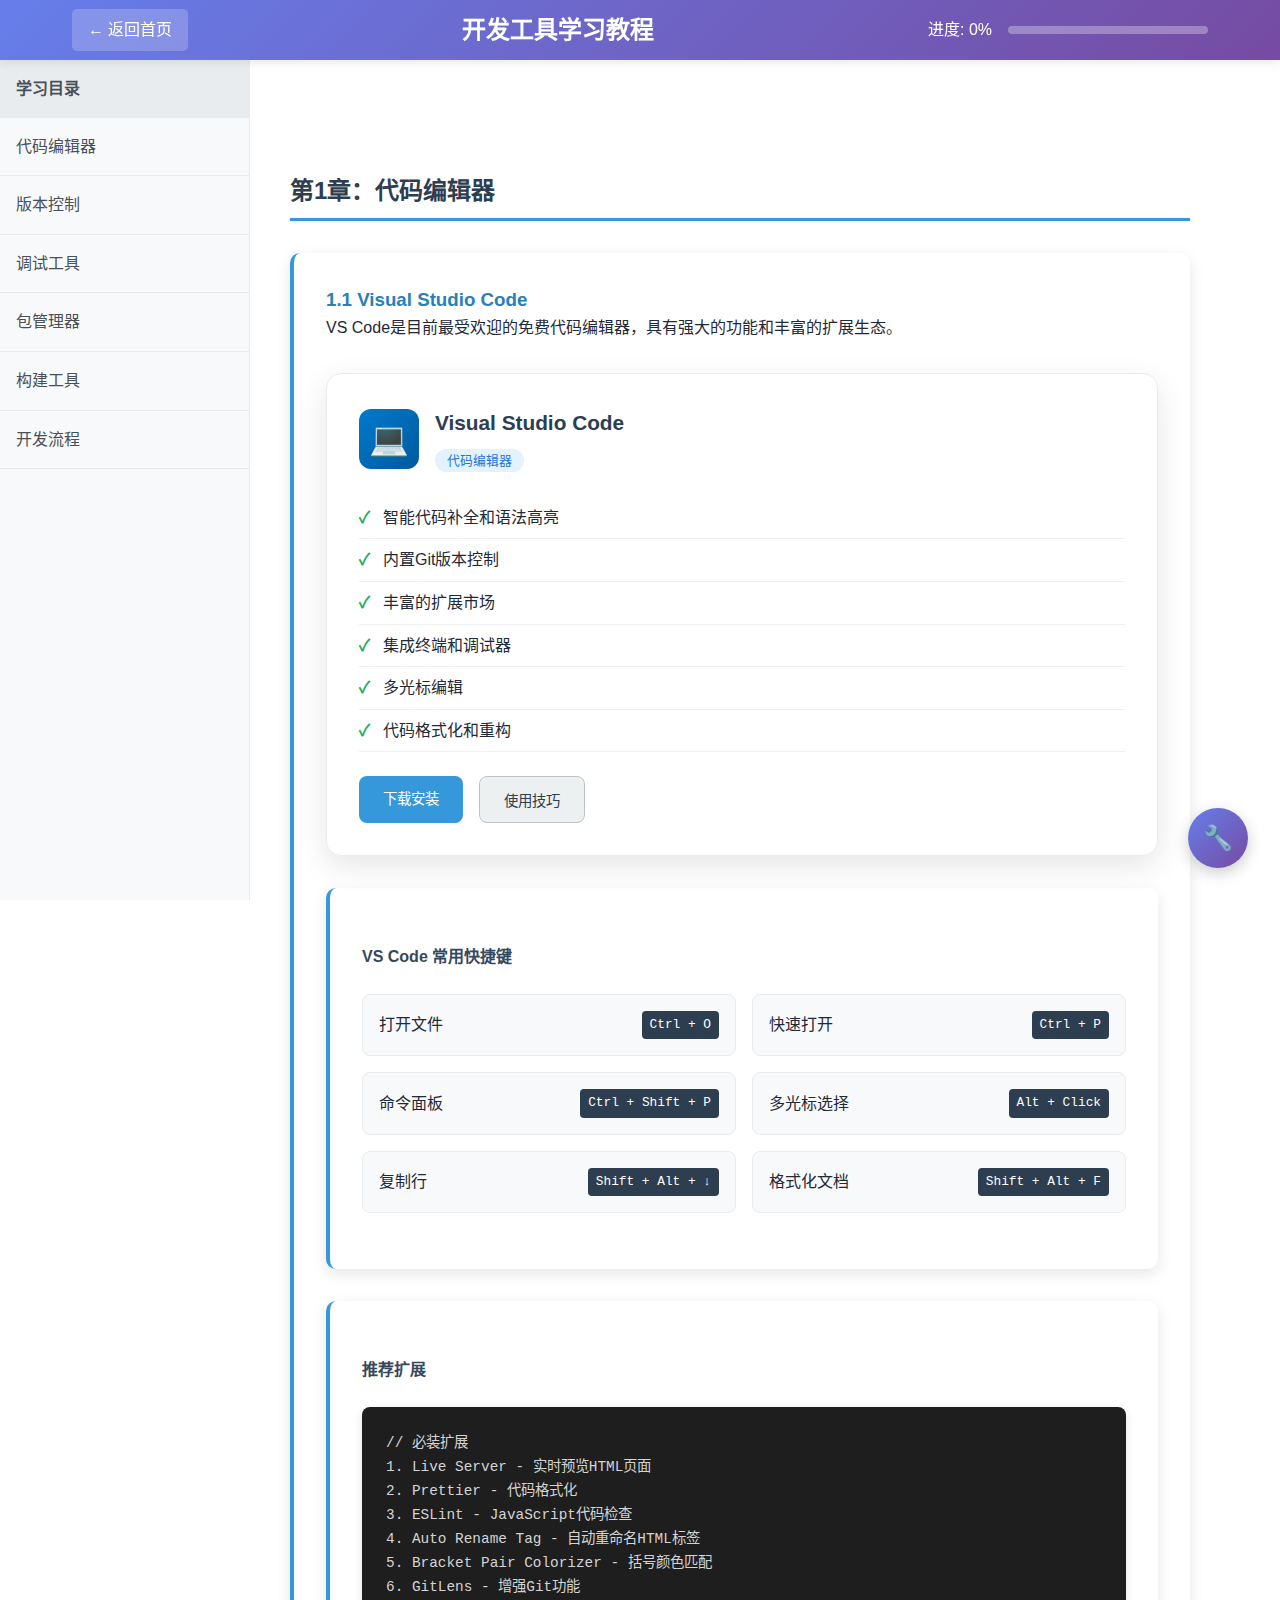
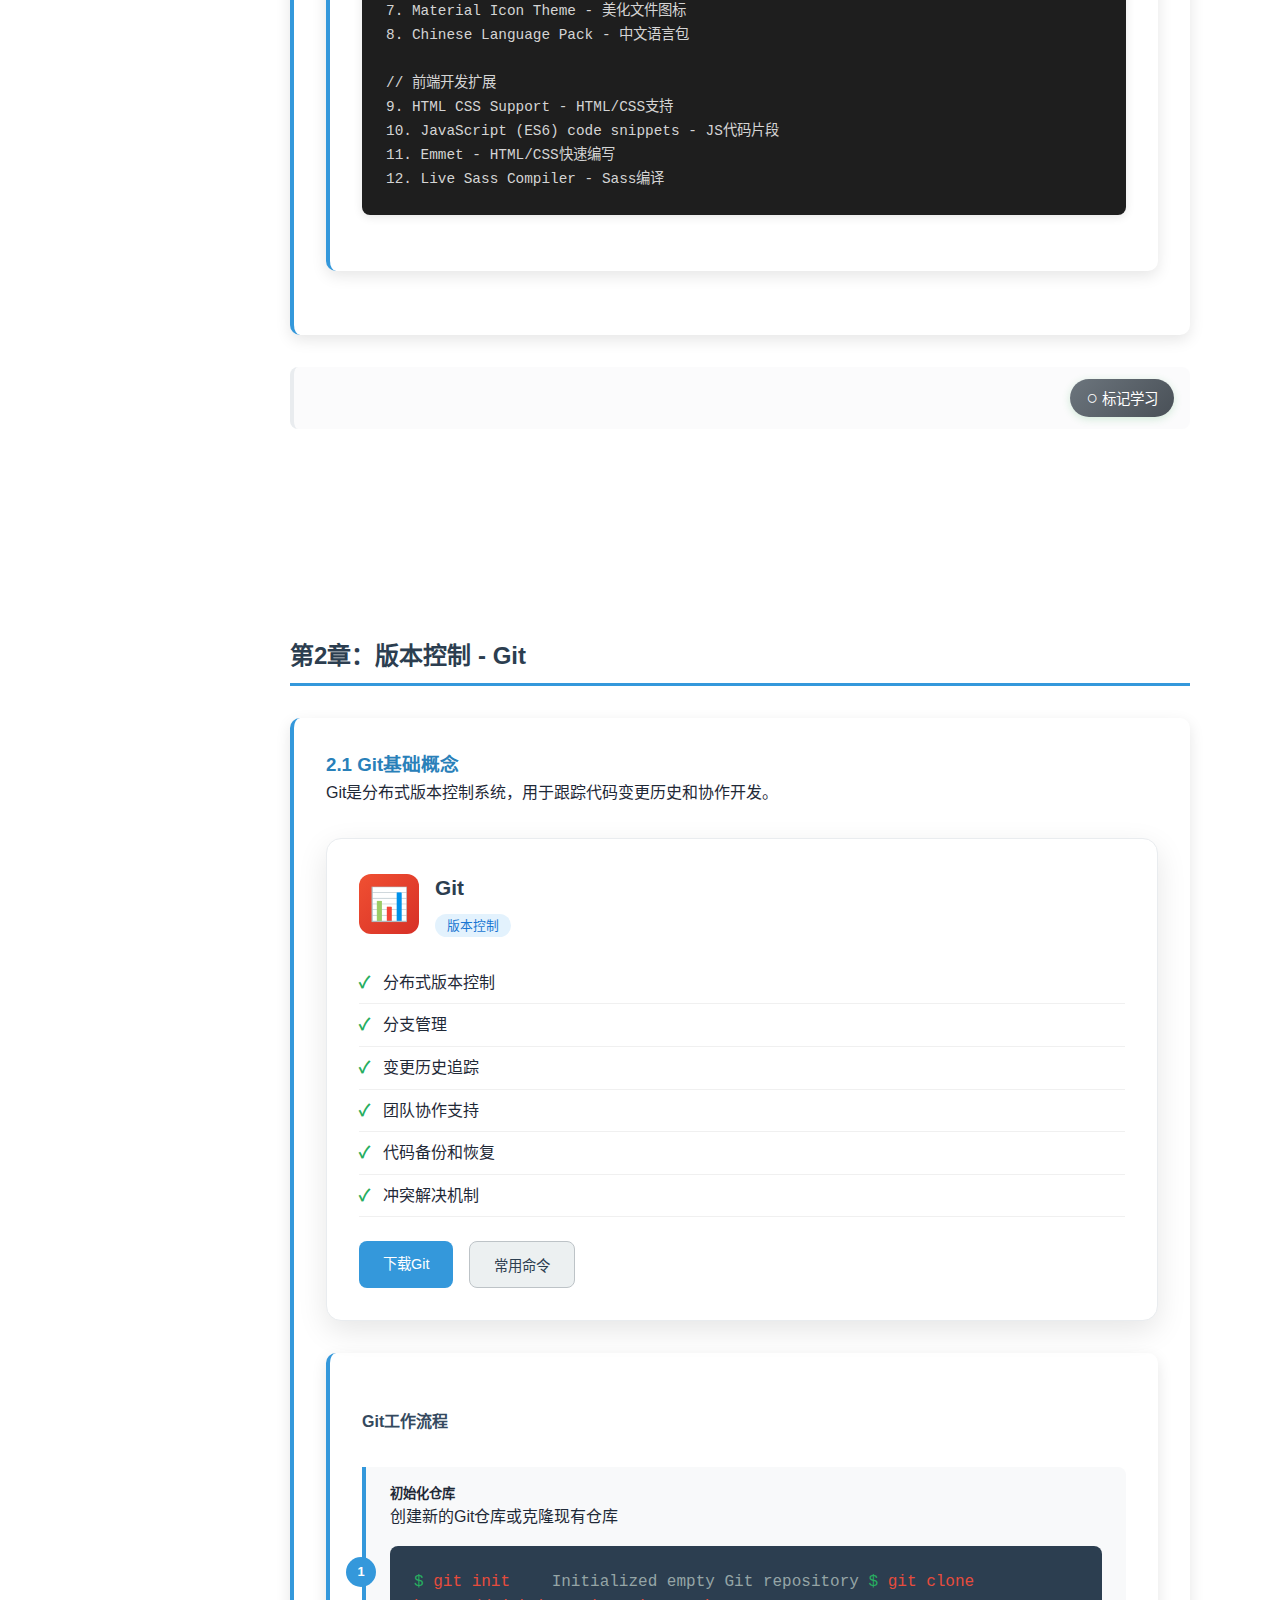
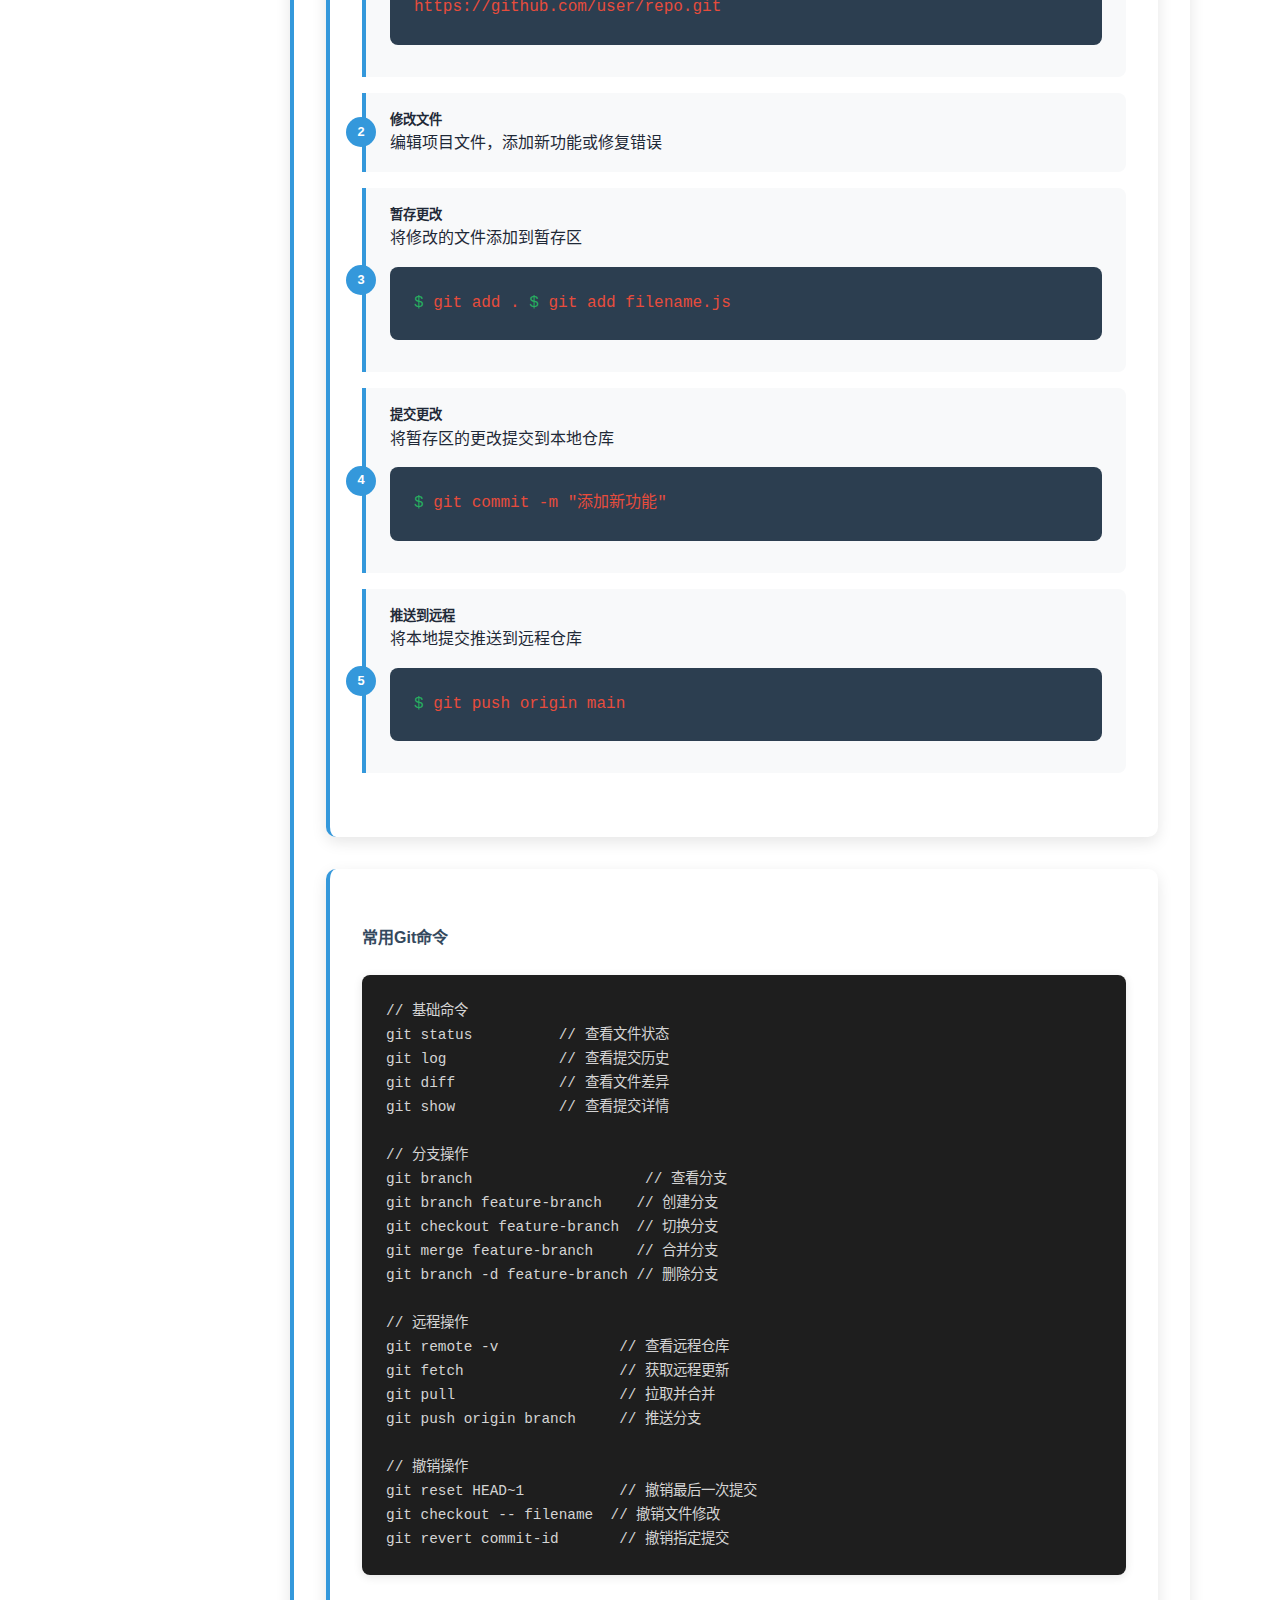
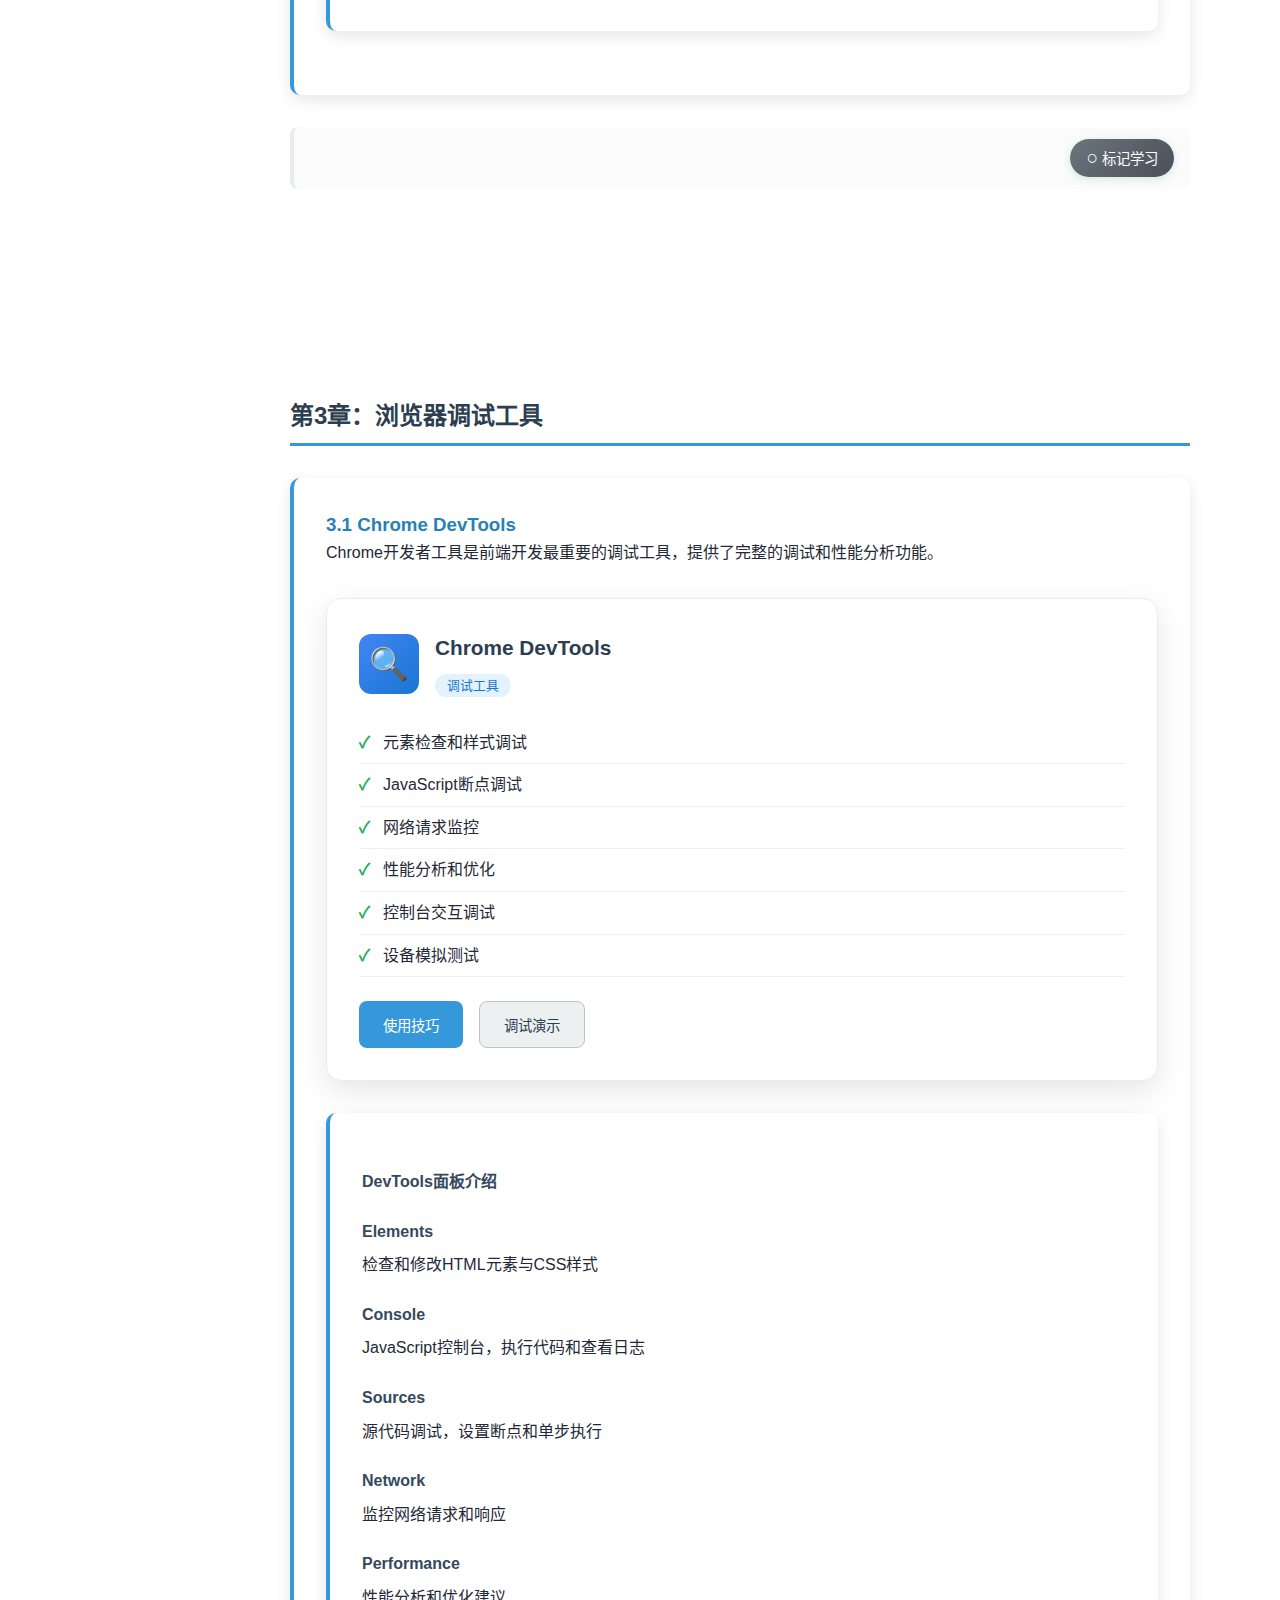
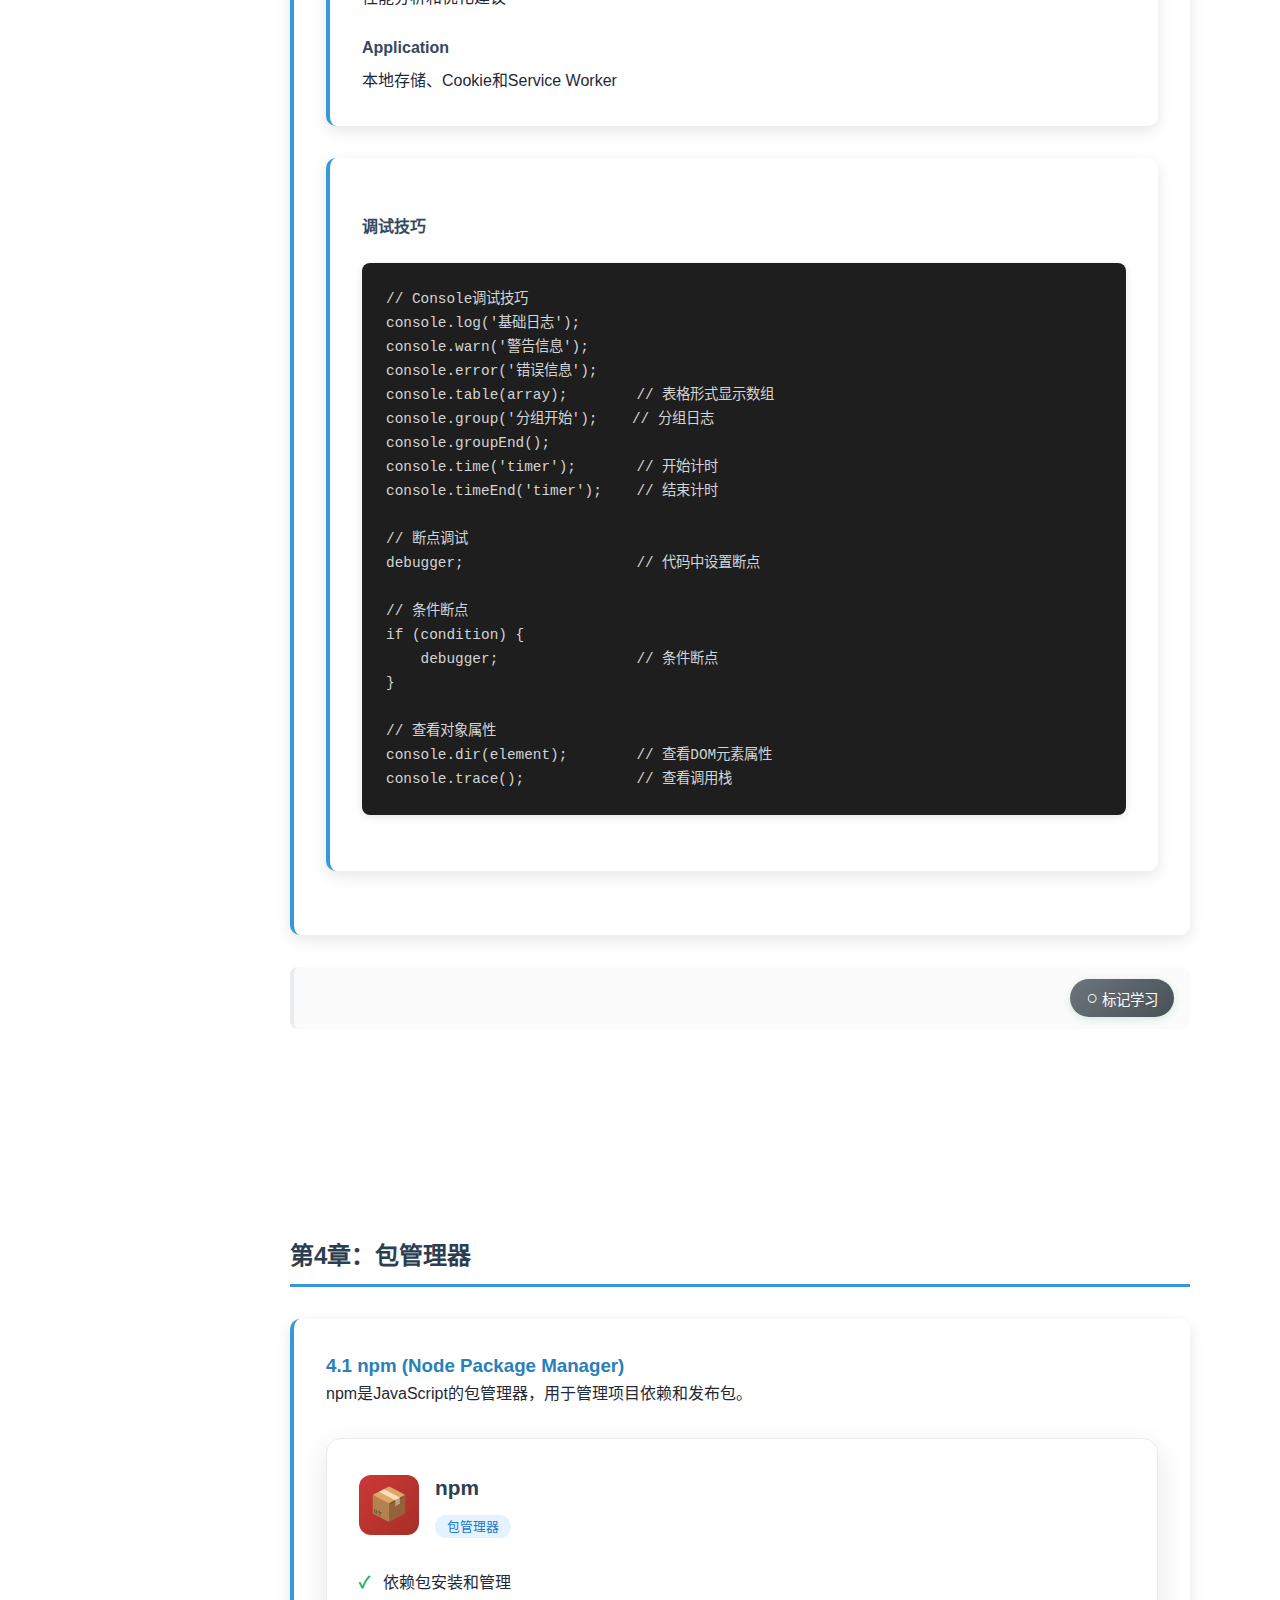
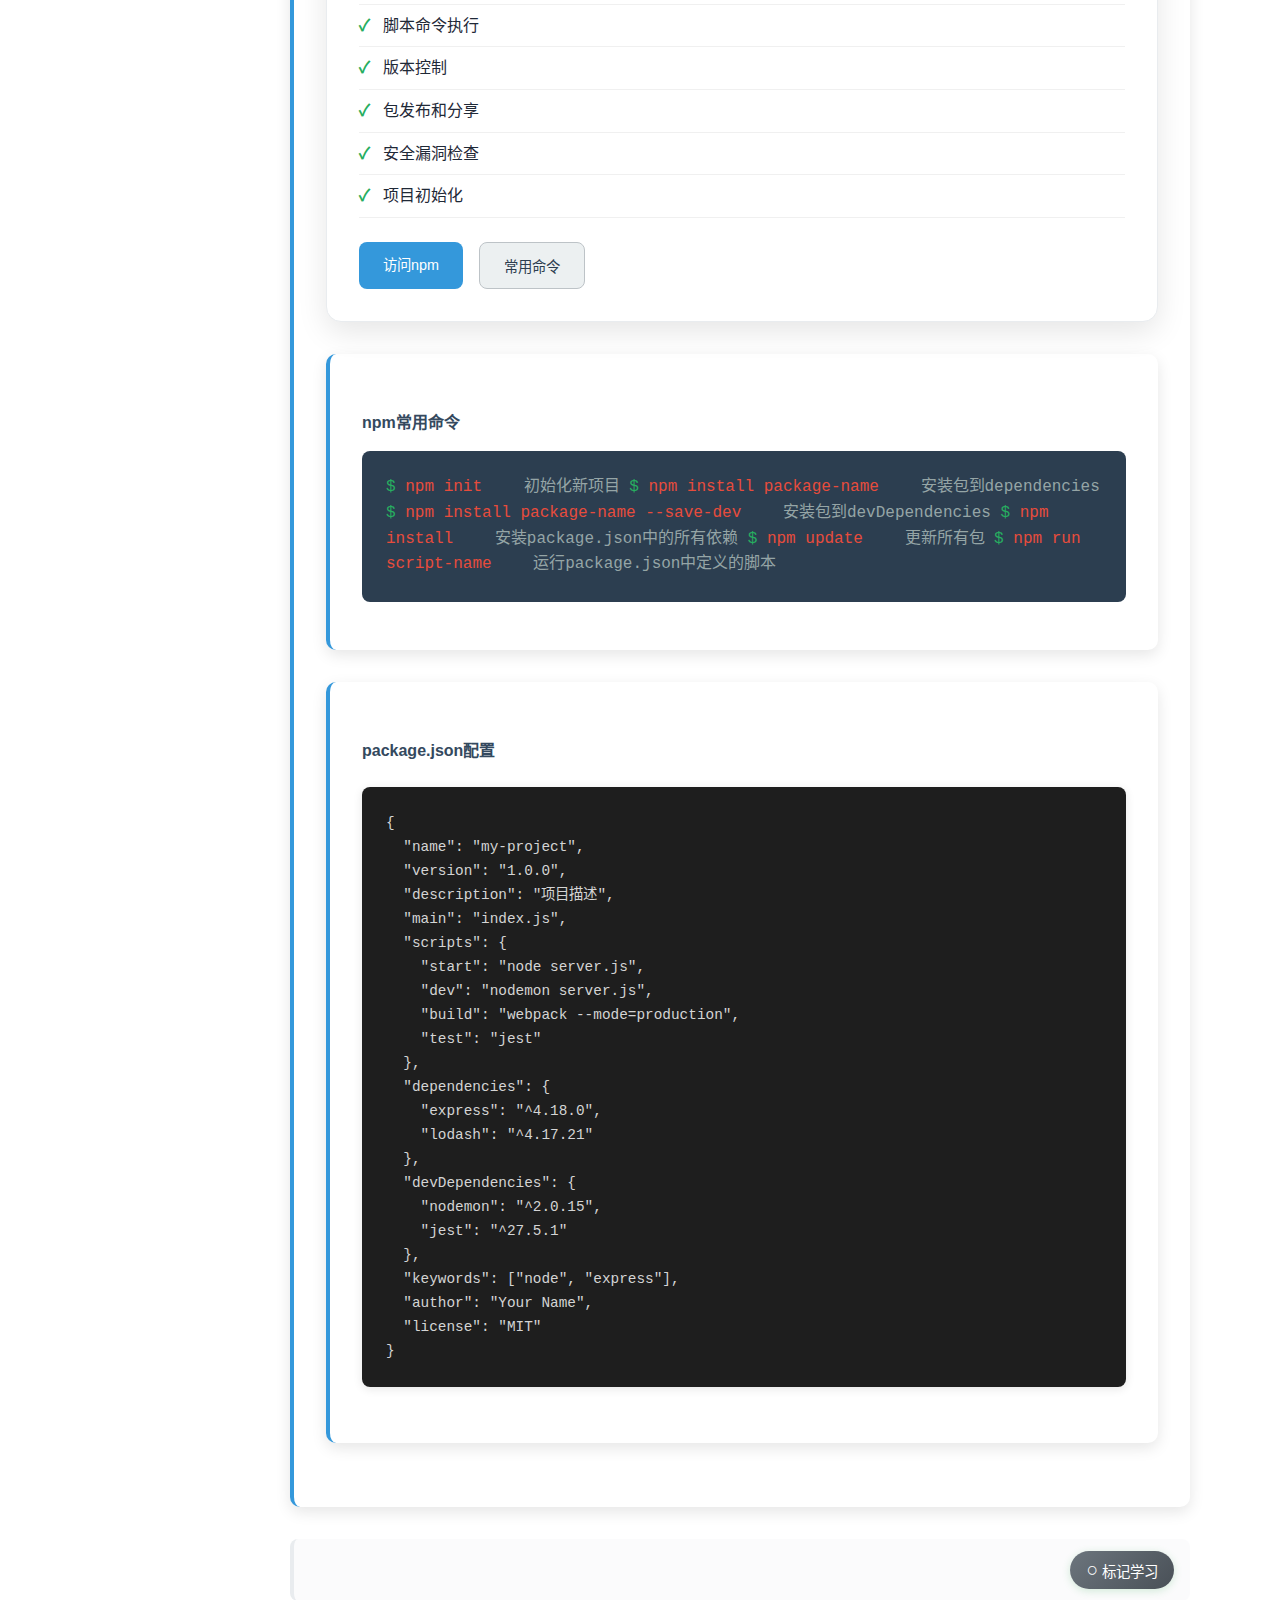
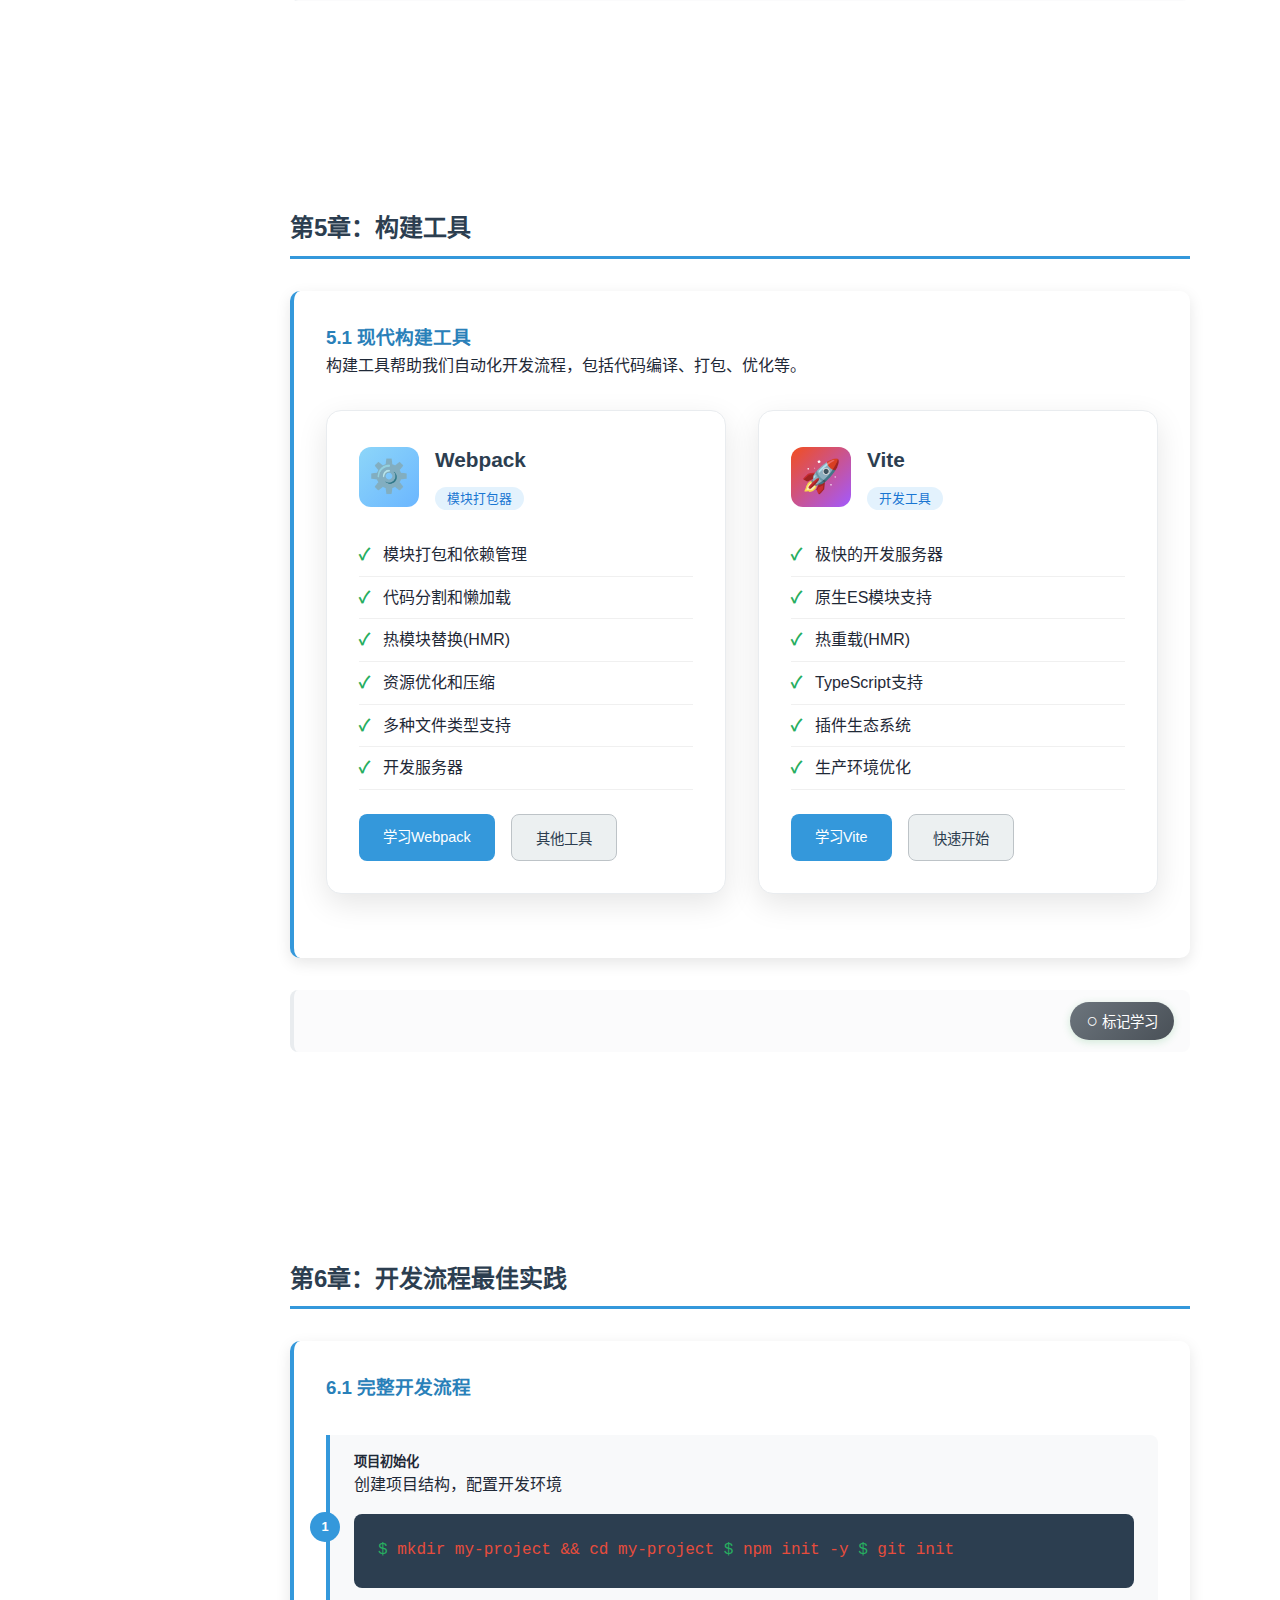
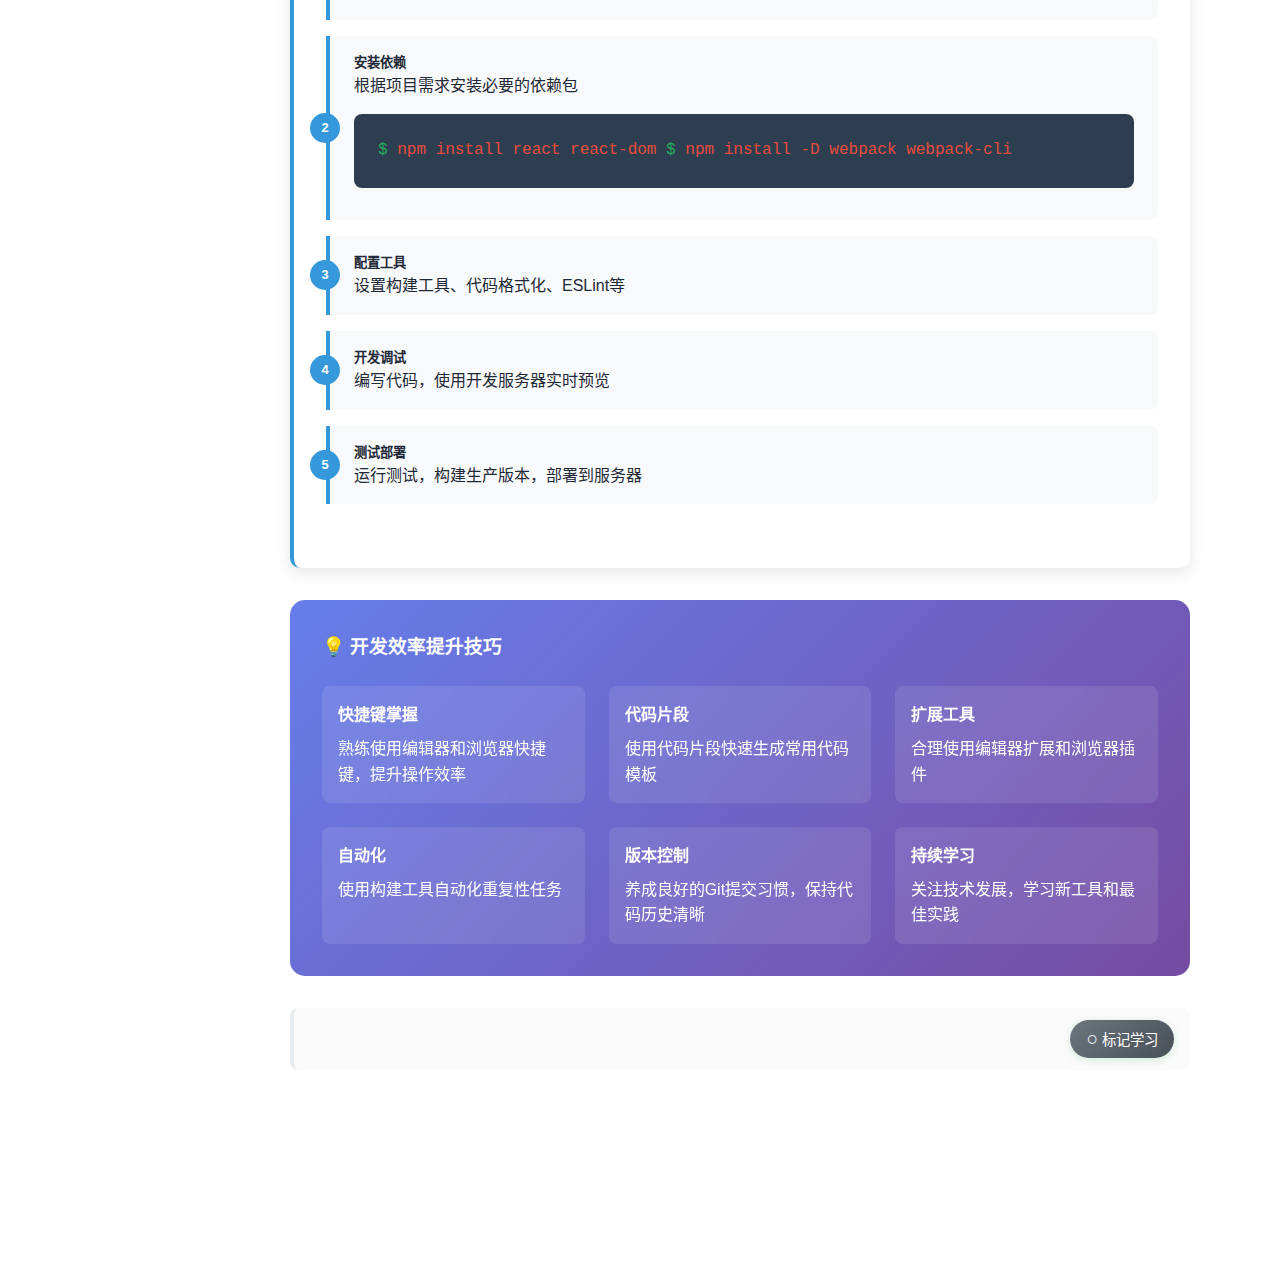
<file: projects/learn/tools.html>
<!DOCTYPE html>
<html lang="zh-CN">
<head>
    <meta charset="UTF-8">
    <meta name="viewport" content="width=device-width, initial-scale=1.0">
    <title>开发工具学习教程 - 前端三件套学习项目</title>
    <link rel="stylesheet" href="../../css/styles.css">
    <link rel="stylesheet" href="../../css/learn.css">
    <link rel="icon" href="data:image/svg+xml,<svg xmlns='http://www.w3.org/2000/svg' viewBox='0 0 100 100'><text y='.9em' font-size='90'>🔧</text></svg>">
    <style>
        /* 开发工具页面专用样式 */
        .tool-showcase {
            display: grid;
            grid-template-columns: repeat(auto-fit, minmax(300px, 1fr));
            gap: 2rem;
            margin: 2rem 0;
        }
        
        .tool-card {
            background: white;
            border-radius: 15px;
            padding: 2rem;
            box-shadow: 0 10px 30px rgba(0,0,0,0.1);
            border: 1px solid #e9ecef;
            transition: all 0.3s ease;
            overflow: hidden;
            position: relative;
        }
        
        .tool-card:hover {
            transform: translateY(-5px);
            box-shadow: 0 20px 40px rgba(0,0,0,0.15);
        }
        
        .tool-header {
            display: flex;
            align-items: center;
            margin-bottom: 1.5rem;
        }
        
        .tool-icon {
            width: 60px;
            height: 60px;
            border-radius: 12px;
            margin-right: 1rem;
            display: flex;
            align-items: center;
            justify-content: center;
            font-size: 2rem;
            color: white;
        }
        
        .tool-icon.vscode { background: linear-gradient(135deg, #007ACC, #005A9E); }
        .tool-icon.git { background: linear-gradient(135deg, #F05032, #D73027); }
        .tool-icon.chrome { background: linear-gradient(135deg, #4285F4, #1976D2); }
        .tool-icon.npm { background: linear-gradient(135deg, #CB3837, #A72F27); }
        .tool-icon.webpack { background: linear-gradient(135deg, #8DD6F9, #6BB6FF); }
        .tool-icon.figma { background: linear-gradient(135deg, #F24E1E, #A259FF); }
        
        .tool-info h3 {
            margin: 0 0 0.5rem 0;
            color: #2c3e50;
            font-size: 1.3rem;
        }
        
        .tool-category {
            background: #e3f2fd;
            color: #1976d2;
            padding: 0.25rem 0.75rem;
            border-radius: 20px;
            font-size: 0.8rem;
            font-weight: 500;
        }
        
        .tool-features {
            margin: 1.5rem 0;
        }
        
        .feature-list {
            list-style: none;
            padding: 0;
        }
        
        .feature-list li {
            padding: 0.5rem 0;
            border-bottom: 1px solid #f0f0f0;
            position: relative;
            padding-left: 1.5rem;
        }
        
        .feature-list li:before {
            content: "✓";
            position: absolute;
            left: 0;
            color: #27ae60;
            font-weight: bold;
        }
        
        .tool-actions {
            margin-top: 1.5rem;
            display: flex;
            gap: 1rem;
        }
        
        .tool-btn {
            padding: 0.75rem 1.5rem;
            border: none;
            border-radius: 8px;
            cursor: pointer;
            font-size: 0.9rem;
            transition: all 0.3s ease;
            text-decoration: none;
            display: inline-block;
            text-align: center;
        }
        
        .tool-btn.primary {
            background: #3498db;
            color: white;
        }
        
        .tool-btn.primary:hover {
            background: #2980b9;
        }
        
        .tool-btn.secondary {
            background: #ecf0f1;
            color: #2c3e50;
            border: 1px solid #bdc3c7;
        }
        
        .tool-btn.secondary:hover {
            background: #d5dbdb;
        }
        
        .command-demo {
            background: #2c3e50;
            color: #ecf0f1;
            padding: 1.5rem;
            border-radius: 8px;
            margin: 1rem 0;
            font-family: 'Courier New', monospace;
            overflow-x: auto;
        }
        
        .command-demo .prompt {
            color: #27ae60;
        }
        
        .command-demo .command {
            color: #e74c3c;
        }
        
        .command-demo .output {
            color: #95a5a6;
            margin-left: 2rem;
        }
        
        .workflow-steps {
            display: flex;
            flex-direction: column;
            gap: 1rem;
            margin: 2rem 0;
        }
        
        .workflow-step {
            background: #f8f9fa;
            border-left: 4px solid #3498db;
            padding: 1rem 1.5rem;
            border-radius: 0 8px 8px 0;
            position: relative;
        }
        
        .workflow-step::before {
            content: attr(data-step);
            position: absolute;
            left: -20px;
            top: 50%;
            transform: translateY(-50%);
            background: #3498db;
            color: white;
            width: 30px;
            height: 30px;
            border-radius: 50%;
            display: flex;
            align-items: center;
            justify-content: center;
            font-size: 0.8rem;
            font-weight: bold;
        }
        
        .shortcut-grid {
            display: grid;
            grid-template-columns: repeat(auto-fit, minmax(250px, 1fr));
            gap: 1rem;
            margin: 1.5rem 0;
        }
        
        .shortcut-item {
            background: #f8f9fa;
            border: 1px solid #e9ecef;
            border-radius: 8px;
            padding: 1rem;
            display: flex;
            justify-content: space-between;
            align-items: center;
        }
        
        .shortcut-key {
            background: #2c3e50;
            color: white;
            padding: 0.25rem 0.5rem;
            border-radius: 4px;
            font-family: 'Courier New', monospace;
            font-size: 0.8rem;
        }
        
        .tips-container {
            background: linear-gradient(135deg, #667eea 0%, #764ba2 100%);
            color: white;
            padding: 2rem;
            border-radius: 15px;
            margin: 2rem 0;
        }
        
        .tips-grid {
            display: grid;
            grid-template-columns: repeat(auto-fit, minmax(200px, 1fr));
            gap: 1.5rem;
            margin-top: 1.5rem;
        }
        
        .tip-item {
            background: rgba(255, 255, 255, 0.1);
            padding: 1rem;
            border-radius: 8px;
            backdrop-filter: blur(10px);
        }
        
        .tip-item h4 {
            margin: 0 0 0.5rem 0;
            color: white;
        }
    </style>
</head>
<body>
    <!-- 导航栏 -->
    <nav class="learn-nav">
        <div class="nav-container">
            <a href="../../index.html" class="back-btn">← 返回首页</a>
            <h1>开发工具学习教程</h1>
            <div class="progress-indicator">
                <span id="progress-text">进度: 0%</span>
                <div class="progress-bar">
                    <div class="progress-fill" id="progress-fill"></div>
                </div>
            </div>
        </div>
    </nav>

    <!-- 侧边导航 -->
    <aside class="sidebar">
        <nav class="chapter-nav">
            <h3>学习目录</h3>
            <ul>
                <li><a href="#editors" data-chapter="1">代码编辑器</a></li>
                <li><a href="#version-control" data-chapter="2">版本控制</a></li>
                <li><a href="#debugging" data-chapter="3">调试工具</a></li>
                <li><a href="#package-managers" data-chapter="4">包管理器</a></li>
                <li><a href="#build-tools" data-chapter="5">构建工具</a></li>
                <li><a href="#workflow" data-chapter="6">开发流程</a></li>
            </ul>
        </nav>
    </aside>

    <!-- 主要内容 -->
    <main class="learn-content">
        <!-- 代码编辑器 -->
        <section id="editors" class="chapter">
            <h2>第1章：代码编辑器</h2>
            
            <div class="lesson">
                <h3>1.1 Visual Studio Code</h3>
                <p>VS Code是目前最受欢迎的免费代码编辑器，具有强大的功能和丰富的扩展生态。</p>
                
                <div class="tool-showcase">
                    <div class="tool-card">
                        <div class="tool-header">
                            <div class="tool-icon vscode">💻</div>
                            <div class="tool-info">
                                <h3>Visual Studio Code</h3>
                                <span class="tool-category">代码编辑器</span>
                            </div>
                        </div>
                        
                        <div class="tool-features">
                            <ul class="feature-list">
                                <li>智能代码补全和语法高亮</li>
                                <li>内置Git版本控制</li>
                                <li>丰富的扩展市场</li>
                                <li>集成终端和调试器</li>
                                <li>多光标编辑</li>
                                <li>代码格式化和重构</li>
                            </ul>
                        </div>
                        
                        <div class="tool-actions">
                            <a href="https://code.visualstudio.com/" target="_blank" class="tool-btn primary">下载安装</a>
                            <button onclick="showVSCodeTips()" class="tool-btn secondary">使用技巧</button>
                        </div>
                    </div>
                </div>

                <div class="lesson">
                    <h4>VS Code 常用快捷键</h4>
                    <div class="shortcut-grid">
                        <div class="shortcut-item">
                            <span>打开文件</span>
                            <span class="shortcut-key">Ctrl + O</span>
                        </div>
                        <div class="shortcut-item">
                            <span>快速打开</span>
                            <span class="shortcut-key">Ctrl + P</span>
                        </div>
                        <div class="shortcut-item">
                            <span>命令面板</span>
                            <span class="shortcut-key">Ctrl + Shift + P</span>
                        </div>
                        <div class="shortcut-item">
                            <span>多光标选择</span>
                            <span class="shortcut-key">Alt + Click</span>
                        </div>
                        <div class="shortcut-item">
                            <span>复制行</span>
                            <span class="shortcut-key">Shift + Alt + ↓</span>
                        </div>
                        <div class="shortcut-item">
                            <span>格式化文档</span>
                            <span class="shortcut-key">Shift + Alt + F</span>
                        </div>
                    </div>
                </div>

                <div class="lesson">
                    <h4>推荐扩展</h4>
                    <div class="code-example">
                        <pre><code>// 必装扩展
1. Live Server - 实时预览HTML页面
2. Prettier - 代码格式化
3. ESLint - JavaScript代码检查
4. Auto Rename Tag - 自动重命名HTML标签
5. Bracket Pair Colorizer - 括号颜色匹配
6. GitLens - 增强Git功能
7. Material Icon Theme - 美化文件图标
8. Chinese Language Pack - 中文语言包

// 前端开发扩展
9. HTML CSS Support - HTML/CSS支持
10. JavaScript (ES6) code snippets - JS代码片段
11. Emmet - HTML/CSS快速编写
12. Live Sass Compiler - Sass编译</code></pre>
                    </div>
                </div>
            </div>
        </section>

        <!-- 版本控制 -->
        <section id="version-control" class="chapter">
            <h2>第2章：版本控制 - Git</h2>
            
            <div class="lesson">
                <h3>2.1 Git基础概念</h3>
                <p>Git是分布式版本控制系统，用于跟踪代码变更历史和协作开发。</p>
                
                <div class="tool-showcase">
                    <div class="tool-card">
                        <div class="tool-header">
                            <div class="tool-icon git">📊</div>
                            <div class="tool-info">
                                <h3>Git</h3>
                                <span class="tool-category">版本控制</span>
                            </div>
                        </div>
                        
                        <div class="tool-features">
                            <ul class="feature-list">
                                <li>分布式版本控制</li>
                                <li>分支管理</li>
                                <li>变更历史追踪</li>
                                <li>团队协作支持</li>
                                <li>代码备份和恢复</li>
                                <li>冲突解决机制</li>
                            </ul>
                        </div>
                        
                        <div class="tool-actions">
                            <a href="https://git-scm.com/" target="_blank" class="tool-btn primary">下载Git</a>
                            <button onclick="showGitCommands()" class="tool-btn secondary">常用命令</button>
                        </div>
                    </div>
                </div>

                <div class="lesson">
                    <h4>Git工作流程</h4>
                    <div class="workflow-steps">
                        <div class="workflow-step" data-step="1">
                            <h5>初始化仓库</h5>
                            <p>创建新的Git仓库或克隆现有仓库</p>
                            <div class="command-demo">
<span class="prompt">$</span> <span class="command">git init</span>
<span class="output">Initialized empty Git repository</span>
<span class="prompt">$</span> <span class="command">git clone https://github.com/user/repo.git</span>
                            </div>
                        </div>
                        
                        <div class="workflow-step" data-step="2">
                            <h5>修改文件</h5>
                            <p>编辑项目文件，添加新功能或修复错误</p>
                        </div>
                        
                        <div class="workflow-step" data-step="3">
                            <h5>暂存更改</h5>
                            <p>将修改的文件添加到暂存区</p>
                            <div class="command-demo">
<span class="prompt">$</span> <span class="command">git add .</span>
<span class="prompt">$</span> <span class="command">git add filename.js</span>
                            </div>
                        </div>
                        
                        <div class="workflow-step" data-step="4">
                            <h5>提交更改</h5>
                            <p>将暂存区的更改提交到本地仓库</p>
                            <div class="command-demo">
<span class="prompt">$</span> <span class="command">git commit -m "添加新功能"</span>
                            </div>
                        </div>
                        
                        <div class="workflow-step" data-step="5">
                            <h5>推送到远程</h5>
                            <p>将本地提交推送到远程仓库</p>
                            <div class="command-demo">
<span class="prompt">$</span> <span class="command">git push origin main</span>
                            </div>
                        </div>
                    </div>
                </div>

                <div class="lesson">
                    <h4>常用Git命令</h4>
                    <div class="code-example">
                        <pre><code>// 基础命令
git status          // 查看文件状态
git log             // 查看提交历史
git diff            // 查看文件差异
git show            // 查看提交详情

// 分支操作
git branch                    // 查看分支
git branch feature-branch    // 创建分支
git checkout feature-branch  // 切换分支
git merge feature-branch     // 合并分支
git branch -d feature-branch // 删除分支

// 远程操作
git remote -v              // 查看远程仓库
git fetch                  // 获取远程更新
git pull                   // 拉取并合并
git push origin branch     // 推送分支

// 撤销操作
git reset HEAD~1           // 撤销最后一次提交
git checkout -- filename  // 撤销文件修改
git revert commit-id       // 撤销指定提交</code></pre>
                    </div>
                </div>
            </div>
        </section>

        <!-- 调试工具 -->
        <section id="debugging" class="chapter">
            <h2>第3章：浏览器调试工具</h2>
            
            <div class="lesson">
                <h3>3.1 Chrome DevTools</h3>
                <p>Chrome开发者工具是前端开发最重要的调试工具，提供了完整的调试和性能分析功能。</p>
                
                <div class="tool-showcase">
                    <div class="tool-card">
                        <div class="tool-header">
                            <div class="tool-icon chrome">🔍</div>
                            <div class="tool-info">
                                <h3>Chrome DevTools</h3>
                                <span class="tool-category">调试工具</span>
                            </div>
                        </div>
                        
                        <div class="tool-features">
                            <ul class="feature-list">
                                <li>元素检查和样式调试</li>
                                <li>JavaScript断点调试</li>
                                <li>网络请求监控</li>
                                <li>性能分析和优化</li>
                                <li>控制台交互调试</li>
                                <li>设备模拟测试</li>
                            </ul>
                        </div>
                        
                        <div class="tool-actions">
                            <button onclick="showDevToolsTips()" class="tool-btn primary">使用技巧</button>
                            <button onclick="showDebugDemo()" class="tool-btn secondary">调试演示</button>
                        </div>
                    </div>
                </div>

                <div class="lesson">
                    <h4>DevTools面板介绍</h4>
                    <div class="concept-grid">
                        <div class="concept-card">
                            <h4>Elements</h4>
                            <p>检查和修改HTML元素与CSS样式</p>
                        </div>
                        
                        <div class="concept-card">
                            <h4>Console</h4>
                            <p>JavaScript控制台，执行代码和查看日志</p>
                        </div>
                        
                        <div class="concept-card">
                            <h4>Sources</h4>
                            <p>源代码调试，设置断点和单步执行</p>
                        </div>
                        
                        <div class="concept-card">
                            <h4>Network</h4>
                            <p>监控网络请求和响应</p>
                        </div>
                        
                        <div class="concept-card">
                            <h4>Performance</h4>
                            <p>性能分析和优化建议</p>
                        </div>
                        
                        <div class="concept-card">
                            <h4>Application</h4>
                            <p>本地存储、Cookie和Service Worker</p>
                        </div>
                    </div>
                </div>

                <div class="lesson">
                    <h4>调试技巧</h4>
                    <div class="code-example">
                        <pre><code>// Console调试技巧
console.log('基础日志');
console.warn('警告信息');
console.error('错误信息');
console.table(array);        // 表格形式显示数组
console.group('分组开始');    // 分组日志
console.groupEnd();
console.time('timer');       // 开始计时
console.timeEnd('timer');    // 结束计时

// 断点调试
debugger;                    // 代码中设置断点

// 条件断点
if (condition) {
    debugger;                // 条件断点
}

// 查看对象属性
console.dir(element);        // 查看DOM元素属性
console.trace();             // 查看调用栈</code></pre>
                    </div>
                </div>
            </div>
        </section>

        <!-- 包管理器 -->
        <section id="package-managers" class="chapter">
            <h2>第4章：包管理器</h2>
            
            <div class="lesson">
                <h3>4.1 npm (Node Package Manager)</h3>
                <p>npm是JavaScript的包管理器，用于管理项目依赖和发布包。</p>
                
                <div class="tool-showcase">
                    <div class="tool-card">
                        <div class="tool-header">
                            <div class="tool-icon npm">📦</div>
                            <div class="tool-info">
                                <h3>npm</h3>
                                <span class="tool-category">包管理器</span>
                            </div>
                        </div>
                        
                        <div class="tool-features">
                            <ul class="feature-list">
                                <li>依赖包安装和管理</li>
                                <li>脚本命令执行</li>
                                <li>版本控制</li>
                                <li>包发布和分享</li>
                                <li>安全漏洞检查</li>
                                <li>项目初始化</li>
                            </ul>
                        </div>
                        
                        <div class="tool-actions">
                            <a href="https://www.npmjs.com/" target="_blank" class="tool-btn primary">访问npm</a>
                            <button onclick="showNpmCommands()" class="tool-btn secondary">常用命令</button>
                        </div>
                    </div>
                </div>

                <div class="lesson">
                    <h4>npm常用命令</h4>
                    <div class="command-demo">
<span class="prompt">$</span> <span class="command">npm init</span>
<span class="output">初始化新项目</span>

<span class="prompt">$</span> <span class="command">npm install package-name</span>
<span class="output">安装包到dependencies</span>

<span class="prompt">$</span> <span class="command">npm install package-name --save-dev</span>
<span class="output">安装包到devDependencies</span>

<span class="prompt">$</span> <span class="command">npm install</span>
<span class="output">安装package.json中的所有依赖</span>

<span class="prompt">$</span> <span class="command">npm update</span>
<span class="output">更新所有包</span>

<span class="prompt">$</span> <span class="command">npm run script-name</span>
<span class="output">运行package.json中定义的脚本</span>
                    </div>
                </div>

                <div class="lesson">
                    <h4>package.json配置</h4>
                    <div class="code-example">
                        <pre><code>{
  "name": "my-project",
  "version": "1.0.0",
  "description": "项目描述",
  "main": "index.js",
  "scripts": {
    "start": "node server.js",
    "dev": "nodemon server.js",
    "build": "webpack --mode=production",
    "test": "jest"
  },
  "dependencies": {
    "express": "^4.18.0",
    "lodash": "^4.17.21"
  },
  "devDependencies": {
    "nodemon": "^2.0.15",
    "jest": "^27.5.1"
  },
  "keywords": ["node", "express"],
  "author": "Your Name",
  "license": "MIT"
}</code></pre>
                    </div>
                </div>
            </div>
        </section>

        <!-- 构建工具 -->
        <section id="build-tools" class="chapter">
            <h2>第5章：构建工具</h2>
            
            <div class="lesson">
                <h3>5.1 现代构建工具</h3>
                <p>构建工具帮助我们自动化开发流程，包括代码编译、打包、优化等。</p>
                
                <div class="tool-showcase">
                    <div class="tool-card">
                        <div class="tool-header">
                            <div class="tool-icon webpack">⚙️</div>
                            <div class="tool-info">
                                <h3>Webpack</h3>
                                <span class="tool-category">模块打包器</span>
                            </div>
                        </div>
                        
                        <div class="tool-features">
                            <ul class="feature-list">
                                <li>模块打包和依赖管理</li>
                                <li>代码分割和懒加载</li>
                                <li>热模块替换(HMR)</li>
                                <li>资源优化和压缩</li>
                                <li>多种文件类型支持</li>
                                <li>开发服务器</li>
                            </ul>
                        </div>
                        
                        <div class="tool-actions">
                            <a href="https://webpack.js.org/" target="_blank" class="tool-btn primary">学习Webpack</a>
                            <button onclick="showBuildTools()" class="tool-btn secondary">其他工具</button>
                        </div>
                    </div>
                    
                    <div class="tool-card">
                        <div class="tool-header">
                            <div class="tool-icon figma">🚀</div>
                            <div class="tool-info">
                                <h3>Vite</h3>
                                <span class="tool-category">开发工具</span>
                            </div>
                        </div>
                        
                        <div class="tool-features">
                            <ul class="feature-list">
                                <li>极快的开发服务器</li>
                                <li>原生ES模块支持</li>
                                <li>热重载(HMR)</li>
                                <li>TypeScript支持</li>
                                <li>插件生态系统</li>
                                <li>生产环境优化</li>
                            </ul>
                        </div>
                        
                        <div class="tool-actions">
                            <a href="https://vitejs.dev/" target="_blank" class="tool-btn primary">学习Vite</a>
                            <button onclick="showViteDemo()" class="tool-btn secondary">快速开始</button>
                        </div>
                    </div>
                </div>
            </div>
        </section>

        <!-- 开发流程 -->
        <section id="workflow" class="chapter">
            <h2>第6章：开发流程最佳实践</h2>
            
            <div class="lesson">
                <h3>6.1 完整开发流程</h3>
                
                <div class="workflow-steps">
                    <div class="workflow-step" data-step="1">
                        <h5>项目初始化</h5>
                        <p>创建项目结构，配置开发环境</p>
                        <div class="command-demo">
<span class="prompt">$</span> <span class="command">mkdir my-project && cd my-project</span>
<span class="prompt">$</span> <span class="command">npm init -y</span>
<span class="prompt">$</span> <span class="command">git init</span>
                        </div>
                    </div>
                    
                    <div class="workflow-step" data-step="2">
                        <h5>安装依赖</h5>
                        <p>根据项目需求安装必要的依赖包</p>
                        <div class="command-demo">
<span class="prompt">$</span> <span class="command">npm install react react-dom</span>
<span class="prompt">$</span> <span class="command">npm install -D webpack webpack-cli</span>
                        </div>
                    </div>
                    
                    <div class="workflow-step" data-step="3">
                        <h5>配置工具</h5>
                        <p>设置构建工具、代码格式化、ESLint等</p>
                    </div>
                    
                    <div class="workflow-step" data-step="4">
                        <h5>开发调试</h5>
                        <p>编写代码，使用开发服务器实时预览</p>
                    </div>
                    
                    <div class="workflow-step" data-step="5">
                        <h5>测试部署</h5>
                        <p>运行测试，构建生产版本，部署到服务器</p>
                    </div>
                </div>
            </div>

            <div class="tips-container">
                <h3>💡 开发效率提升技巧</h3>
                <div class="tips-grid">
                    <div class="tip-item">
                        <h4>快捷键掌握</h4>
                        <p>熟练使用编辑器和浏览器快捷键，提升操作效率</p>
                    </div>
                    
                    <div class="tip-item">
                        <h4>代码片段</h4>
                        <p>使用代码片段快速生成常用代码模板</p>
                    </div>
                    
                    <div class="tip-item">
                        <h4>扩展工具</h4>
                        <p>合理使用编辑器扩展和浏览器插件</p>
                    </div>
                    
                    <div class="tip-item">
                        <h4>自动化</h4>
                        <p>使用构建工具自动化重复性任务</p>
                    </div>
                    
                    <div class="tip-item">
                        <h4>版本控制</h4>
                        <p>养成良好的Git提交习惯，保持代码历史清晰</p>
                    </div>
                    
                    <div class="tip-item">
                        <h4>持续学习</h4>
                        <p>关注技术发展，学习新工具和最佳实践</p>
                    </div>
                </div>
            </div>
        </section>
    </main>

    <!-- 学习助手 -->
    <div id="learning-assistant" class="assistant">
        <button id="assistant-toggle" class="assistant-btn">🔧</button>
        <div id="assistant-panel" class="assistant-panel">
            <h3>工具学习助手</h3>
            <div id="assistant-tips">
                <p>熟练使用开发工具是成为优秀前端开发者的关键！</p>
            </div>
            <div class="assistant-progress">
                <p>学习进度：<span id="chapter-progress">0/6</span></p>
                <div class="progress-chapters">
                    <span class="chapter-dot" data-chapter="1"></span>
                    <span class="chapter-dot" data-chapter="2"></span>
                    <span class="chapter-dot" data-chapter="3"></span>
                    <span class="chapter-dot" data-chapter="4"></span>
                    <span class="chapter-dot" data-chapter="5"></span>
                    <span class="chapter-dot" data-chapter="6"></span>
                </div>
            </div>
        </div>
    </div>

    <script src="../../js/learn.js"></script>
    <script>
        // 开发工具页面特定功能
        
        function showVSCodeTips() {
            alert(`VS Code 使用技巧：

1. 使用 Ctrl+P 快速打开文件
2. 使用 Ctrl+Shift+P 打开命令面板
3. 按住 Alt 点击可以设置多个光标
4. 使用 Ctrl+/ 快速注释代码
5. 使用 Ctrl+D 选择相同的文本
6. 使用 F2 重命名符号
7. 使用 Ctrl+G 跳转到指定行
8. 使用 Ctrl+Shift+E 打开资源管理器

更多技巧请查看 VS Code 官方文档！`);
        }
        
        function showGitCommands() {
            alert(`Git 常用命令速查：

基础操作：
• git add . - 添加所有更改到暂存区
• git commit -m "message" - 提交更改
• git push - 推送到远程仓库
• git pull - 拉取远程更新

分支操作：
• git branch - 查看分支
• git checkout -b branch-name - 创建并切换分支
• git merge branch-name - 合并分支

查看状态：
• git status - 查看工作区状态
• git log --oneline - 查看提交历史
• git diff - 查看更改差异

撤销操作：
• git reset HEAD~1 - 撤销最后一次提交
• git checkout -- file - 撤销文件更改`);
        }
        
        function showDevToolsTips() {
            alert(`Chrome DevTools 使用技巧：

快捷键：
• F12 - 打开开发者工具
• Ctrl+Shift+I - 打开开发者工具
• Ctrl+Shift+C - 选择元素模式
• Ctrl+Shift+M - 设备模拟模式

调试技巧：
• 在 Sources 面板设置断点
• 使用 console.log() 输出调试信息
• 在 Network 面板监控请求
• 使用 Performance 面板分析性能
• 在 Elements 面板实时修改样式

Console 命令：
• $0 - 当前选中的元素
• $1 - 上一个选中的元素
• copy() - 复制对象到剪贴板`);
        }
        
        function showDebugDemo() {
            // 创建一个简单的调试演示
            console.group('🔍 调试演示');
            console.log('这是一条普通日志');
            console.warn('这是一条警告信息');
            console.error('这是一条错误信息');
            
            const demoData = [
                {name: '张三', age: 25, city: '北京'},
                {name: '李四', age: 30, city: '上海'},
                {name: '王五', age: 28, city: '广州'}
            ];
            console.table(demoData);
            
            console.time('性能测试');
            for(let i = 0; i < 1000000; i++) {
                // 模拟一些计算
            }
            console.timeEnd('性能测试');
            
            console.groupEnd();
            
            alert('调试演示已在控制台输出，请打开 F12 查看！');
        }
        
        function showNpmCommands() {
            alert(`npm 常用命令：

项目管理：
• npm init - 初始化项目
• npm install - 安装依赖
• npm install package-name - 安装特定包
• npm install -g package-name - 全局安装
• npm uninstall package-name - 卸载包

脚本执行：
• npm start - 启动应用
• npm run script-name - 运行自定义脚本
• npm test - 运行测试

信息查看：
• npm list - 查看已安装的包
• npm outdated - 查看过时的包
• npm audit - 安全审计
• npm version - 查看版本信息

其他：
• npm cache clean --force - 清除缓存
• npm config list - 查看配置`);
        }
        
        function showBuildTools() {
            alert(`常用构建工具对比：

Webpack：
• 功能最全面的模块打包器
• 配置复杂但功能强大
• 适合大型复杂项目

Vite：
• 开发速度极快
• 基于原生ES模块
• 适合现代前端框架

Parcel：
• 零配置打包器
• 自动检测依赖
• 适合快速原型开发

Rollup：
• 专注于库的打包
• 输出更小的包
• 适合组件库开发

选择建议：
• 新项目推荐使用 Vite
• 复杂项目可以考虑 Webpack
• 快速原型使用 Parcel
• 库开发使用 Rollup`);
        }
        
        function showViteDemo() {
            alert(`Vite 快速开始：

1. 创建项目：
   npm create vite@latest my-app
   cd my-app

2. 安装依赖：
   npm install

3. 启动开发服务器：
   npm run dev

4. 构建生产版本：
   npm run build

特点：
• 启动速度极快
• 热重载即时生效
• 支持 TypeScript
• 插件生态丰富

试试看，你会爱上这种开发体验！`);
        }
        
        // 开发工具特定的学习提示
        document.addEventListener('DOMContentLoaded', function() {
            const toolsSpecificTips = [
                '🛠️ 熟练使用快捷键可以大大提升开发效率',
                '📊 学会使用Git进行版本控制是必备技能',
                '🔍 Chrome DevTools是前端调试的最佳伙伴',
                '📦 npm是JavaScript生态的基础设施',
                '⚙️ 现代构建工具让开发变得更加高效',
                '🚀 自动化工具可以减少重复劳动'
            ];
            
            const assistantTips = document.getElementById('assistant-tips');
            let tipIndex = 0;
            
            setInterval(() => {
                if (assistantTips) {
                    assistantTips.innerHTML = `<p>${toolsSpecificTips[tipIndex]}</p>`;
                    tipIndex = (tipIndex + 1) % toolsSpecificTips.length;
                }
            }, 6000);
        });
    </script>
</body>
</html>
</file>
<file: css/styles.css>
/* ====== CSS变量和基础设置 ====== */
:root {
    /* 颜色系统 */
    --primary-color: #667eea;
    --secondary-color: #764ba2;
    --accent-color: #f093fb;
    --success-color: #10b981;
    --warning-color: #f59e0b;
    --error-color: #ef4444;
    --text-primary: #1f2937;
    --text-secondary: #6b7280;
    --text-light: #9ca3af;
    --bg-primary: #ffffff;
    --bg-secondary: #f9fafb;
    --bg-card: #ffffff;
    --border-color: #e5e7eb;
    
    /* 阴影系统 */
    --shadow-sm: 0 1px 2px 0 rgba(0, 0, 0, 0.05);
    --shadow-md: 0 4px 6px -1px rgba(0, 0, 0, 0.1);
    --shadow-lg: 0 10px 15px -3px rgba(0, 0, 0, 0.1);
    --shadow-xl: 0 20px 25px -5px rgba(0, 0, 0, 0.1);
    
    /* 字体系统 */
    --font-family: 'Inter', -apple-system, BlinkMacSystemFont, 'Segoe UI', Roboto, sans-serif;
    --font-mono: 'Fira Code', Consolas, 'Courier New', monospace;
    --font-size-xs: 0.75rem;
    --font-size-sm: 0.875rem;
    --font-size-base: 1rem;
    --font-size-lg: 1.125rem;
    --font-size-xl: 1.25rem;
    --font-size-2xl: 1.5rem;
    --font-size-3xl: 1.875rem;
    --font-size-4xl: 2.25rem;
    
    /* 间距系统 */
    --spacing-1: 0.25rem;
    --spacing-2: 0.5rem;
    --spacing-3: 0.75rem;
    --spacing-4: 1rem;
    --spacing-5: 1.25rem;
    --spacing-6: 1.5rem;
    --spacing-8: 2rem;
    --spacing-10: 2.5rem;
    --spacing-12: 3rem;
    --spacing-16: 4rem;
    --spacing-20: 5rem;
    
    /* 动画 */
    --transition-fast: 150ms ease;
    --transition-base: 250ms ease;
    --transition-slow: 500ms ease;
    --animation-duration: 0.6s;
}

/* 暗色主题 */
[data-theme="dark"] {
    --text-primary: #f9fafb;
    --text-secondary: #d1d5db;
    --text-light: #9ca3af;
    --bg-primary: #111827;
    --bg-secondary: #1f2937;
    --bg-card: #374151;
    --border-color: #4b5563;
}

/* ====== 基础重置和全局样式 ====== */
*, *::before, *::after {
    box-sizing: border-box;
    margin: 0;
    padding: 0;
}

html {
    scroll-behavior: smooth;
    scroll-padding-top: 80px;
}

body {
    font-family: var(--font-family);
    font-size: var(--font-size-base);
    line-height: 1.6;
    color: var(--text-primary);
    background-color: var(--bg-primary);
    transition: background-color var(--transition-base), color var(--transition-base);
    overflow-x: hidden;
}

img {
    max-width: 100%;
    height: auto;
    display: block;
}

a {
    color: inherit;
    text-decoration: none;
    transition: color var(--transition-fast);
}

ul, ol {
    list-style: none;
}

button {
    font-family: inherit;
    font-size: inherit;
    border: none;
    background: none;
    cursor: pointer;
    transition: all var(--transition-fast);
}

input, textarea, select {
    font-family: inherit;
    font-size: inherit;
}

/* ====== 工具类 ====== */
.container {
    max-width: 1200px;
    margin: 0 auto;
    padding: 0 var(--spacing-4);
}

.sr-only {
    position: absolute;
    width: 1px;
    height: 1px;
    padding: 0;
    margin: -1px;
    overflow: hidden;
    clip: rect(0, 0, 0, 0);
    white-space: nowrap;
    border: 0;
}

/* ====== 加载动画 ====== */
#loading {
    position: fixed;
    top: 0;
    left: 0;
    width: 100%;
    height: 100%;
    background: var(--bg-primary);
    display: flex;
    flex-direction: column;
    justify-content: center;
    align-items: center;
    z-index: 9999;
    transition: opacity var(--transition-base), visibility var(--transition-base);
}

#loading.hidden {
    opacity: 0;
    visibility: hidden;
}

.spinner {
    width: 50px;
    height: 50px;
    border: 4px solid var(--border-color);
    border-top: 4px solid var(--primary-color);
    border-radius: 50%;
    animation: spin 1s linear infinite;
    margin-bottom: var(--spacing-4);
}

@keyframes spin {
    0% { transform: rotate(0deg); }
    100% { transform: rotate(360deg); }
}

/* ====== 主题切换按钮 ====== */
#theme-toggle {
    position: fixed;
    top: var(--spacing-6);
    right: var(--spacing-6);
    width: 50px;
    height: 50px;
    background: var(--bg-card);
    border: 2px solid var(--border-color);
    border-radius: 50%;
    font-size: 1.5rem;
    z-index: 1000;
    box-shadow: var(--shadow-md);
    transition: all var(--transition-fast);
}

#theme-toggle:hover {
    transform: scale(1.1);
    box-shadow: var(--shadow-lg);
}

/* ====== 滚动进度条 ====== */
#scroll-progress {
    position: fixed;
    top: 0;
    left: 0;
    width: 0%;
    height: 3px;
    background: linear-gradient(90deg, var(--primary-color), var(--secondary-color));
    z-index: 1001;
    transition: width var(--transition-fast);
}

/* ====== 导航栏 ====== */
.navbar {
    position: fixed;
    top: 0;
    width: 100%;
    background: rgba(255, 255, 255, 0.95);
    backdrop-filter: blur(10px);
    border-bottom: 1px solid var(--border-color);
    z-index: 1000;
    transition: all var(--transition-base);
    padding: var(--spacing-2) 0;
}

[data-theme="dark"] .navbar {
    background: rgba(17, 24, 39, 0.95);
}

.nav-container {
    max-width: 1200px;
    margin: 0 auto;
    padding: 0 var(--spacing-4);
    display: flex;
    justify-content: space-between;
    align-items: center;
    height: 60px;
}

.nav-logo h1 {
    font-size: var(--font-size-xl);
    font-weight: 700;
    background: linear-gradient(135deg, var(--primary-color), var(--secondary-color));
    background-clip: text;
    -webkit-background-clip: text;
    -webkit-text-fill-color: transparent;
    margin-bottom: 0;
}

.subtitle {
    font-size: var(--font-size-sm);
    color: var(--text-secondary);
    display: block;
}

.nav-menu {
    display: flex;
    gap: var(--spacing-8);
}

.nav-menu a {
    font-weight: 500;
    color: var(--text-primary);
    padding: var(--spacing-2) var(--spacing-4);
    border-radius: 6px;
    transition: all var(--transition-fast);
    position: relative;
}

.nav-menu a:hover,
.nav-menu a.active {
    color: var(--primary-color);
    background-color: rgba(102, 126, 234, 0.1);
}

.nav-menu a::after {
    content: '';
    position: absolute;
    bottom: -2px;
    left: 50%;
    width: 0;
    height: 2px;
    background: var(--primary-color);
    transition: all var(--transition-fast);
    transform: translateX(-50%);
}

.nav-menu a:hover::after,
.nav-menu a.active::after {
    width: 80%;
}

/* 汉堡菜单 */
.hamburger {
    display: none;
    flex-direction: column;
    cursor: pointer;
    padding: var(--spacing-2);
}

.hamburger .bar {
    width: 25px;
    height: 3px;
    background: var(--text-primary);
    margin: 3px 0;
    transition: var(--transition-fast);
    border-radius: 2px;
}

.hamburger.active .bar:nth-child(1) {
    transform: rotate(-45deg) translate(-5px, 6px);
}

.hamburger.active .bar:nth-child(2) {
    opacity: 0;
}

.hamburger.active .bar:nth-child(3) {
    transform: rotate(45deg) translate(-5px, -6px);
}

/* ====== Hero 区域 ====== */
.hero {
    min-height: 100vh;
    display: flex;
    align-items: center;
    background: linear-gradient(135deg, #667eea 0%, #764ba2 100%);
    color: white;
    position: relative;
    overflow: hidden;
}

.hero::before {
    content: '';
    position: absolute;
    top: 0;
    left: 0;
    width: 100%;
    height: 100%;
    background: url('data:image/svg+xml,<svg xmlns="http://www.w3.org/2000/svg" viewBox="0 0 100 100"><defs><pattern id="grain" width="100" height="100" patternUnits="userSpaceOnUse"><circle cx="25" cy="25" r="1" fill="white" opacity="0.1"/><circle cx="75" cy="75" r="1" fill="white" opacity="0.1"/></pattern></defs><rect width="100" height="100" fill="url(%23grain)"/></svg>');
    opacity: 0.1;
}

.hero-content {
    max-width: 1200px;
    margin: 0 auto;
    padding: 0 var(--spacing-4);
    text-align: center;
    z-index: 2;
    position: relative;
}

.hero-title {
    font-size: clamp(2.5rem, 5vw, 4rem);
    font-weight: 700;
    margin-bottom: var(--spacing-6);
    animation: fadeInUp var(--animation-duration) ease-out;
}

.hero-subtitle {
    font-size: clamp(1.125rem, 2.5vw, 1.5rem);
    margin-bottom: var(--spacing-8);
    opacity: 0.9;
    animation: fadeInUp var(--animation-duration) ease-out 0.2s both;
}

.hero-buttons {
    display: flex;
    gap: var(--spacing-4);
    justify-content: center;
    flex-wrap: wrap;
    animation: fadeInUp var(--animation-duration) ease-out 0.4s both;
}

/* 浮动形状动画 */
.hero-animation {
    position: absolute;
    top: 0;
    left: 0;
    width: 100%;
    height: 100%;
    pointer-events: none;
}

.floating-shapes {
    position: relative;
    width: 100%;
    height: 100%;
}

.shape {
    position: absolute;
    border-radius: 50%;
    background: rgba(255, 255, 255, 0.1);
    animation: float 6s ease-in-out infinite;
}

.shape-1 {
    width: 80px;
    height: 80px;
    top: 20%;
    left: 10%;
    animation-delay: 0s;
}

.shape-2 {
    width: 120px;
    height: 120px;
    top: 60%;
    right: 15%;
    animation-delay: 2s;
}

.shape-3 {
    width: 60px;
    height: 60px;
    top: 80%;
    left: 70%;
    animation-delay: 4s;
}

@keyframes float {
    0%, 100% {
        transform: translateY(0px) rotate(0deg);
    }
    50% {
        transform: translateY(-20px) rotate(180deg);
    }
}

/* ====== 按钮样式 ====== */
.btn-primary, .btn-secondary, .btn-small, .btn-outline {
    display: inline-flex;
    align-items: center;
    justify-content: center;
    padding: var(--spacing-3) var(--spacing-6);
    border-radius: 8px;
    font-weight: 600;
    text-decoration: none;
    transition: all var(--transition-fast);
    border: 2px solid transparent;
    cursor: pointer;
    position: relative;
    overflow: hidden;
}

.btn-primary {
    background: var(--bg-card);
    color: var(--primary-color);
    border-color: var(--bg-card);
}

.btn-primary:hover {
    transform: translateY(-2px);
    box-shadow: var(--shadow-lg);
    background: #f8f9fa;
}

.btn-secondary {
    background: transparent;
    color: white;
    border-color: white;
}

.btn-secondary:hover {
    background: white;
    color: var(--primary-color);
    transform: translateY(-2px);
}

.btn-small {
    padding: var(--spacing-2) var(--spacing-4);
    font-size: var(--font-size-sm);
    background: var(--primary-color);
    color: white;
}

.btn-small:hover {
    background: var(--secondary-color);
    transform: translateY(-1px);
}

.btn-outline {
    background: transparent;
    color: var(--primary-color);
    border-color: var(--primary-color);
}

.btn-outline:hover {
    background: var(--primary-color);
    color: white;
}

/* ====== 区域通用样式 ====== */
section {
    padding: var(--spacing-20) 0;
}

.section-title {
    font-size: var(--font-size-3xl);
    font-weight: 700;
    text-align: center;
    margin-bottom: var(--spacing-16);
    color: var(--text-primary);
    position: relative;
}

.section-title::after {
    content: '';
    position: absolute;
    bottom: -var(--spacing-3);
    left: 50%;
    transform: translateX(-50%);
    width: 60px;
    height: 4px;
    background: linear-gradient(90deg, var(--primary-color), var(--secondary-color));
    border-radius: 2px;
}

/* ====== 关于区域 ====== */
.about {
    background: var(--bg-secondary);
}

.about-grid {
    display: grid;
    grid-template-columns: 2fr 1fr;
    gap: var(--spacing-12);
    align-items: center;
}

.about-text p {
    font-size: var(--font-size-lg);
    color: var(--text-secondary);
    margin-bottom: var(--spacing-6);
    line-height: 1.7;
}

.learning-path {
    background: var(--bg-card);
    padding: var(--spacing-8);
    border-radius: 12px;
    box-shadow: var(--shadow-md);
    margin-top: var(--spacing-8);
}

.learning-path h3 {
    font-size: var(--font-size-xl);
    margin-bottom: var(--spacing-4);
    color: var(--primary-color);
}

.learning-path ul {
    list-style: none;
}

.learning-path li {
    padding: var(--spacing-3) 0;
    font-size: var(--font-size-base);
    display: flex;
    align-items: center;
    gap: var(--spacing-3);
}

.about-stats {
    display: flex;
    flex-direction: column;
    gap: var(--spacing-6);
}

.stat-card {
    background: var(--bg-card);
    padding: var(--spacing-8);
    border-radius: 12px;
    text-align: center;
    box-shadow: var(--shadow-md);
    transition: transform var(--transition-fast);
}

.stat-card:hover {
    transform: translateY(-4px);
    box-shadow: var(--shadow-lg);
}

.stat-number {
    font-size: var(--font-size-4xl);
    font-weight: 700;
    color: var(--primary-color);
    display: block;
    margin-bottom: var(--spacing-2);
}

.stat-label {
    font-size: var(--font-size-base);
    color: var(--text-secondary);
    font-weight: 500;
}

/* ====== 技能区域 ====== */
.tech-stack-intro {
    text-align: center;
    margin-bottom: var(--spacing-12);
    color: var(--text-secondary);
    font-size: var(--font-size-lg);
}

.skill-category {
    margin-bottom: var(--spacing-16);
}

.category-title {
    font-size: var(--font-size-xl);
    color: var(--text-primary);
    margin-bottom: var(--spacing-8);
    padding-bottom: var(--spacing-4);
    border-bottom: 2px solid var(--border-color);
    display: flex;
    align-items: center;
    gap: var(--spacing-3);
}

.skills-grid {
    display: grid;
    grid-template-columns: repeat(auto-fit, minmax(280px, 1fr));
    gap: var(--spacing-8);
}

.skill-card {
    background: var(--bg-card);
    padding: var(--spacing-8);
    border-radius: 12px;
    text-align: center;
    box-shadow: var(--shadow-md);
    transition: all var(--transition-fast);
    position: relative;
    overflow: hidden;
    cursor: pointer;
}

.skill-card::before {
    content: '';
    position: absolute;
    top: 0;
    left: -100%;
    width: 100%;
    height: 4px;
    background: linear-gradient(90deg, var(--primary-color), var(--secondary-color));
    transition: left var(--transition-base);
}

.skill-card:hover::before {
    left: 0;
}

.skill-card:hover {
    transform: translateY(-8px);
    box-shadow: var(--shadow-xl);
}

.skill-icon {
    font-size: 3rem;
    margin-bottom: var(--spacing-4);
    display: block;
}

.skill-card h3,
.skill-card h4 {
    font-size: var(--font-size-xl);
    margin-bottom: var(--spacing-3);
    color: var(--text-primary);
}

.skill-card p {
    color: var(--text-secondary);
    margin-bottom: var(--spacing-6);
}

.skill-progress {
    width: 100%;
    height: 8px;
    background: var(--border-color);
    border-radius: 4px;
    overflow: hidden;
    margin-bottom: var(--spacing-3);
}

.progress-bar {
    height: 100%;
    background: linear-gradient(90deg, var(--primary-color), var(--secondary-color));
    border-radius: 4px;
    width: 0%;
    transition: width 1s ease-out;
}

.progress-text {
    font-size: var(--font-size-sm);
    font-weight: 600;
    color: var(--primary-color);
}

.skill-action {
    margin-top: var(--spacing-4);
    opacity: 0;
    transform: translateY(10px);
    transition: all var(--transition-base);
}

.skill-card:hover .skill-action {
    opacity: 1;
    transform: translateY(0);
}

.learn-btn {
    display: inline-block;
    background: linear-gradient(135deg, var(--primary-color), var(--secondary-color));
    color: white;
    padding: var(--spacing-2) var(--spacing-4);
    border-radius: 20px;
    font-size: var(--font-size-sm);
    font-weight: 600;
    text-decoration: none;
    transition: all var(--transition-fast);
    border: none;
    cursor: pointer;
}

.learn-btn:hover {
    transform: translateX(5px);
    box-shadow: 0 5px 15px rgba(var(--primary-rgb), 0.3);
}

/* 即将推出的技能卡片 */
.skill-card.coming-soon {
    position: relative;
    opacity: 0.7;
    cursor: default;
}

.skill-card.coming-soon::before {
    content: '';
    position: absolute;
    top: 0;
    left: 0;
    right: 0;
    bottom: 0;
    background: linear-gradient(135deg, rgba(255, 255, 255, 0.8), rgba(240, 240, 240, 0.9));
    border-radius: 12px;
    z-index: 1;
}

.skill-card.coming-soon:hover {
    transform: none;
    box-shadow: var(--shadow-md);
}

.skill-card.coming-soon .skill-action {
    opacity: 0;
}

.coming-soon-badge {
    position: absolute;
    top: 1rem;
    right: 1rem;
    background: linear-gradient(135deg, #ffa726, #ff9800);
    color: white;
    padding: 0.25rem 0.75rem;
    border-radius: 15px;
    font-size: 0.75rem;
    font-weight: 600;
    z-index: 2;
    box-shadow: 0 2px 8px rgba(255, 152, 0, 0.3);
}

.skill-card.coming-soon .progress-text {
    color: var(--text-secondary);
    font-style: italic;
}

/* ====== 项目区域 ====== */
.projects {
    background: var(--bg-secondary);
}

.projects-grid {
    display: grid;
    grid-template-columns: repeat(auto-fit, minmax(350px, 1fr));
    gap: var(--spacing-8);
}

.project-card {
    background: var(--bg-card);
    border-radius: 12px;
    overflow: hidden;
    box-shadow: var(--shadow-md);
    transition: all var(--transition-fast);
}

.project-card:hover {
    transform: translateY(-8px);
    box-shadow: var(--shadow-xl);
}

.project-image {
    height: 200px;
    background: linear-gradient(135deg, var(--primary-color), var(--secondary-color));
    display: flex;
    align-items: center;
    justify-content: center;
    position: relative;
    overflow: hidden;
}

.project-placeholder {
    font-size: 4rem;
    color: white;
    opacity: 0.8;
}

.project-info {
    padding: var(--spacing-6);
}

.project-info h3 {
    font-size: var(--font-size-xl);
    margin-bottom: var(--spacing-3);
    color: var(--text-primary);
}

.project-info p {
    color: var(--text-secondary);
    margin-bottom: var(--spacing-4);
    line-height: 1.6;
}

.project-tech {
    display: flex;
    flex-wrap: wrap;
    gap: var(--spacing-2);
    margin-bottom: var(--spacing-6);
}

.tech-tag {
    background: rgba(102, 126, 234, 0.1);
    color: var(--primary-color);
    padding: var(--spacing-1) var(--spacing-3);
    border-radius: 20px;
    font-size: var(--font-size-sm);
    font-weight: 500;
}

.project-links {
    display: flex;
    gap: var(--spacing-3);
}

/* ====== 联系区域 ====== */
.contact-grid {
    display: grid;
    grid-template-columns: 1fr 1fr;
    gap: var(--spacing-12);
}

.contact-info h3 {
    font-size: var(--font-size-2xl);
    margin-bottom: var(--spacing-4);
    color: var(--text-primary);
}

.contact-info p {
    font-size: var(--font-size-lg);
    color: var(--text-secondary);
    margin-bottom: var(--spacing-8);
    line-height: 1.6;
}

.contact-items {
    display: flex;
    flex-direction: column;
    gap: var(--spacing-6);
}

.contact-item {
    display: flex;
    align-items: center;
    gap: var(--spacing-4);
}

.contact-icon {
    width: 50px;
    height: 50px;
    background: rgba(102, 126, 234, 0.1);
    border-radius: 12px;
    display: flex;
    align-items: center;
    justify-content: center;
    font-size: 1.5rem;
    flex-shrink: 0;
}

.contact-item h4 {
    font-size: var(--font-size-base);
    margin-bottom: var(--spacing-1);
    color: var(--text-primary);
}

.contact-item p {
    color: var(--text-secondary);
    margin: 0;
    font-size: var(--font-size-sm);
}

/* 表单样式 */
.contact-form {
    background: var(--bg-card);
    padding: var(--spacing-8);
    border-radius: 12px;
    box-shadow: var(--shadow-md);
}

.form-group {
    margin-bottom: var(--spacing-6);
}

.form-group label {
    display: block;
    margin-bottom: var(--spacing-2);
    font-weight: 500;
    color: var(--text-primary);
}

.form-group input,
.form-group textarea {
    width: 100%;
    padding: var(--spacing-3);
    border: 2px solid var(--border-color);
    border-radius: 8px;
    font-size: var(--font-size-base);
    transition: all var(--transition-fast);
    background: var(--bg-primary);
    color: var(--text-primary);
}

.form-group input:focus,
.form-group textarea:focus {
    outline: none;
    border-color: var(--primary-color);
    box-shadow: 0 0 0 3px rgba(102, 126, 234, 0.1);
}

.form-group .error-message {
    display: block;
    color: var(--error-color);
    font-size: var(--font-size-sm);
    margin-top: var(--spacing-1);
    min-height: 20px;
}

.form-group.error input,
.form-group.error textarea {
    border-color: var(--error-color);
    background-color: rgba(239, 68, 68, 0.05);
}

/* ====== 页脚 ====== */
footer {
    background: var(--text-primary);
    color: white;
    padding: var(--spacing-16) 0 var(--spacing-8);
}

.footer-content {
    display: grid;
    grid-template-columns: 2fr 1fr 1fr 1fr;
    gap: var(--spacing-8);
    margin-bottom: var(--spacing-8);
}

.footer-section h3,
.footer-section h4 {
    margin-bottom: var(--spacing-4);
    color: white;
}

.footer-section p {
    color: rgba(255, 255, 255, 0.8);
    line-height: 1.6;
}

.footer-section ul {
    list-style: none;
}

.footer-section ul li {
    margin-bottom: var(--spacing-2);
}

.footer-section ul li a {
    color: rgba(255, 255, 255, 0.8);
    transition: color var(--transition-fast);
}

.footer-section ul li a:hover {
    color: white;
}

.footer-section .contact-info {
    margin-top: var(--spacing-3);
}

.footer-section .contact-info p {
    margin: var(--spacing-2) 0;
    color: rgba(255, 255, 255, 0.8);
    display: flex;
    align-items: center;
    gap: var(--spacing-2);
}

.footer-section .contact-info a {
    color: rgba(255, 255, 255, 0.8);
    text-decoration: none;
    transition: color var(--transition-fast);
}

.footer-section .contact-info a:hover {
    color: white;
}

.social-links {
    display: flex;
    gap: var(--spacing-3);
}

.social-links a {
    display: flex;
    align-items: center;
    justify-content: center;
    width: 40px;
    height: 40px;
    background: rgba(255, 255, 255, 0.1);
    border-radius: 50%;
    font-size: 1.2rem;
    transition: all var(--transition-fast);
}

.social-links a:hover {
    background: var(--primary-color);
    transform: translateY(-2px);
}

.footer-bottom {
    text-align: center;
    padding-top: var(--spacing-8);
    border-top: 1px solid rgba(255, 255, 255, 0.2);
}

.footer-bottom p {
    color: rgba(255, 255, 255, 0.6);
    margin-bottom: var(--spacing-2);
}

/* ====== 返回顶部按钮 ====== */
#back-to-top {
    position: fixed;
    bottom: var(--spacing-6);
    right: var(--spacing-6);
    width: 50px;
    height: 50px;
    background: var(--primary-color);
    color: white;
    border: none;
    border-radius: 50%;
    font-size: 1.5rem;
    cursor: pointer;
    box-shadow: var(--shadow-lg);
    opacity: 0;
    visibility: hidden;
    transition: all var(--transition-fast);
    z-index: 1000;
}

#back-to-top.visible {
    opacity: 1;
    visibility: visible;
}

#back-to-top:hover {
    transform: translateY(-2px);
    background: var(--secondary-color);
}

/* ====== Toast 消息 ====== */
#toast-container {
    position: fixed;
    top: 100px;
    right: var(--spacing-6);
    z-index: 10000;
    display: flex;
    flex-direction: column;
    gap: var(--spacing-3);
}

.toast {
    background: var(--bg-card);
    border: 1px solid var(--border-color);
    border-radius: 8px;
    padding: var(--spacing-4);
    box-shadow: var(--shadow-lg);
    max-width: 350px;
    transform: translateX(100%);
    transition: transform var(--transition-base);
    position: relative;
}

.toast.show {
    transform: translateX(0);
}

.toast.success {
    border-left: 4px solid var(--success-color);
}

.toast.error {
    border-left: 4px solid var(--error-color);
}

.toast.warning {
    border-left: 4px solid var(--warning-color);
}

.toast.info {
    border-left: 4px solid var(--primary-color);
}

/* ====== 动画 ====== */
@keyframes fadeInUp {
    from {
        opacity: 0;
        transform: translateY(30px);
    }
    to {
        opacity: 1;
        transform: translateY(0);
    }
}

@keyframes fadeInDown {
    from {
        opacity: 0;
        transform: translateY(-30px);
    }
    to {
        opacity: 1;
        transform: translateY(0);
    }
}

/* ====== 响应式设计 ====== */
@media (max-width: 768px) {
    .nav-menu {
        position: fixed;
        top: 80px;
        left: -100%;
        width: 100%;
        height: calc(100vh - 80px);
        background: var(--bg-primary);
        flex-direction: column;
        justify-content: flex-start;
        align-items: center;
        padding-top: var(--spacing-8);
        transition: left var(--transition-base);
        box-shadow: var(--shadow-lg);
    }

    .nav-menu.active {
        left: 0;
    }

    .nav-menu a {
        font-size: var(--font-size-lg);
        padding: var(--spacing-4) var(--spacing-6);
        margin: var(--spacing-2) 0;
        width: 80%;
        text-align: center;
        border-radius: 12px;
    }

    .hamburger {
        display: flex;
    }
    
    .hero-buttons {
        flex-direction: column;
        align-items: center;
    }
    
    .btn-primary,
    .btn-secondary {
        width: 100%;
        max-width: 300px;
    }
    
    .about-grid,
    .contact-grid {
        grid-template-columns: 1fr;
        gap: var(--spacing-8);
    }
    
    .skills-grid,
    .projects-grid {
        grid-template-columns: 1fr;
    }
    
    .footer-content {
        grid-template-columns: 1fr 1fr;
        gap: var(--spacing-6);
    }
}

@media (max-width: 480px) {
    :root {
        --spacing-16: 3rem;
        --spacing-20: 4rem;
    }
    
    .container {
        padding: 0 var(--spacing-3);
    }
    
    .nav-container {
        padding: 0 var(--spacing-3);
    }
    
    .hero-content {
        padding: 0 var(--spacing-3);
    }
    
    .section-title {
        font-size: var(--font-size-2xl);
    }
    
    .footer-content {
        grid-template-columns: 1fr;
        text-align: center;
    }
    
    .social-links {
        justify-content: center;
    }
    
    #theme-toggle,
    #back-to-top {
        width: 45px;
        height: 45px;
        font-size: 1.2rem;
    }
    
    #toast-container {
        right: var(--spacing-3);
        left: var(--spacing-3);
    }
    
    .toast {
        max-width: none;
    }
}

/* ====== 打印样式 ====== */
@media print {
    .navbar,
    #theme-toggle,
    #back-to-top,
    #toast-container,
    .hero-animation {
        display: none !important;
    }
    
    body {
        background: white !important;
        color: black !important;
    }
    
    .hero {
        background: none !important;
        color: black !important;
        min-height: auto;
        padding: var(--spacing-8) 0;
    }
    
    section {
        padding: var(--spacing-8) 0;
        page-break-inside: avoid;
    }
}

/* ====== 无障碍访问 ====== */
@media (prefers-reduced-motion: reduce) {
    *,
    *::before,
    *::after {
        animation-duration: 0.01ms !important;
        animation-iteration-count: 1 !important;
        transition-duration: 0.01ms !important;
    }
    
    html {
        scroll-behavior: auto;
    }
}

@media (prefers-contrast: high) {
    :root {
        --border-color: #000000;
        --shadow-sm: none;
        --shadow-md: none;
        --shadow-lg: none;
        --shadow-xl: none;
    }
    
    .btn-primary,
    .btn-secondary,
    .btn-small,
    .btn-outline {
        border-width: 3px;
    }
}
</file>
<file: css/learn.css>
/* 学习页面专用样式 */

/* 基础样式重置 */
.learn-content * {
    box-sizing: border-box;
}

/* 学习页面导航 */
.learn-nav {
    position: fixed;
    top: 0;
    left: 0;
    right: 0;
    background: linear-gradient(135deg, #667eea 0%, #764ba2 100%);
    color: white;
    z-index: 1000;
    box-shadow: 0 2px 10px rgba(0,0,0,0.1);
}

.learn-nav .nav-container {
    display: flex;
    align-items: center;
    justify-content: space-between;
    padding: 1rem 2rem;
    max-width: 1200px;
    margin: 0 auto;
}

.back-btn {
    color: white;
    text-decoration: none;
    padding: 0.5rem 1rem;
    border-radius: 5px;
    background: rgba(255,255,255,0.2);
    transition: background 0.3s ease;
}

.back-btn:hover {
    background: rgba(255,255,255,0.3);
}

.learn-nav h1 {
    margin: 0;
    font-size: 1.5rem;
}

.progress-indicator {
    display: flex;
    align-items: center;
    gap: 1rem;
}

.progress-indicator .progress-bar {
    width: 200px;
    height: 8px;
    background: rgba(255,255,255,0.3);
    border-radius: 4px;
    overflow: hidden;
}

.progress-fill {
    height: 100%;
    background: #4CAF50;
    width: 0%;
    transition: width 0.3s ease;
}

/* 侧边导航 */
.sidebar {
    position: fixed;
    top: 60px;
    left: 0;
    width: 250px;
    height: calc(100vh - 60px);
    background: #f8f9fa;
    border-right: 1px solid #e9ecef;
    overflow-y: auto;
    z-index: 100;
}

.chapter-nav h3 {
    padding: 1rem;
    margin: 0;
    background: #e9ecef;
    font-size: 1rem;
    color: #495057;
}

.chapter-nav ul {
    list-style: none;
    padding: 0;
    margin: 0;
}

.chapter-nav li {
    border-bottom: 1px solid #e9ecef;
}

.chapter-nav a {
    display: block;
    padding: 1rem;
    color: #495057;
    text-decoration: none;
    transition: all 0.3s ease;
}

.chapter-nav a:hover,
.chapter-nav a.active {
    background: #007bff;
    color: white;
    padding-left: 1.5rem;
}

/* 主要内容区域 */
.learn-content {
    margin-left: 250px;
    margin-top: 60px;
    padding: 2rem;
    max-width: calc(100vw - 300px);
    width: 100%;
    line-height: 1.6;
    display: flex;
    flex-direction: column;
    align-items: center;
}

.learn-content .chapter {
    width: 100%;
    max-width: 900px;
}

.chapter {
    margin-bottom: 3rem;
    scroll-margin-top: 100px;
}

.chapter h2 {
    color: #2c3e50;
    border-bottom: 3px solid #3498db;
    padding-bottom: 0.5rem;
    margin-bottom: 2rem;
}

.lesson {
    background: white;
    border-radius: 10px;
    padding: 2rem;
    margin-bottom: 2rem;
    box-shadow: 0 5px 15px rgba(0,0,0,0.1);
    border-left: 4px solid #3498db;
}

.lesson h3 {
    color: #2980b9;
    margin-top: 0;
}

.lesson h4 {
    color: #34495e;
    margin: 1.5rem 0 0.5rem 0;
}

/* 代码示例 */
.code-example {
    margin: 1.5rem 0;
    border-radius: 8px;
    overflow: hidden;
    box-shadow: 0 2px 10px rgba(0,0,0,0.1);
}

.code-example h4 {
    background: #2c3e50;
    color: white;
    margin: 0;
    padding: 1rem;
    font-size: 0.9rem;
}

.code-example pre {
    background: #1e1e1e;
    color: #d4d4d4;
    margin: 0;
    padding: 1.5rem;
    overflow-x: auto;
    line-height: 1.5;
}

.code-example code {
    font-family: 'Courier New', monospace;
    font-size: 0.9rem;
}

/* 标签网格 */
.tag-grid {
    display: grid;
    grid-template-columns: repeat(auto-fit, minmax(250px, 1fr));
    gap: 1rem;
    margin: 1.5rem 0;
}

.tag-card {
    background: #f8f9fa;
    border: 1px solid #e9ecef;
    border-radius: 8px;
    padding: 1rem;
    transition: transform 0.3s ease, box-shadow 0.3s ease;
}

.tag-card:hover {
    transform: translateY(-2px);
    box-shadow: 0 5px 15px rgba(0,0,0,0.1);
}

.tag-card h4 {
    color: #e74c3c;
    font-family: monospace;
    margin: 0 0 0.5rem 0;
}

.tag-card code {
    background: #2c3e50;
    color: #ecf0f1;
    padding: 0.2rem 0.5rem;
    border-radius: 3px;
    font-size: 0.8rem;
}

/* 语义化演示 */
.semantic-demo {
    margin: 2rem 0;
}

.layout-demo {
    border: 2px solid #34495e;
    border-radius: 8px;
    overflow: hidden;
    max-width: 400px;
    margin: 1rem auto;
}

.demo-header, .demo-nav, .demo-main, .demo-footer {
    padding: 1rem;
    text-align: center;
    color: white;
    font-weight: bold;
}

.demo-header {
    background: #e74c3c;
}

.demo-nav {
    background: #f39c12;
}

.demo-main {
    display: flex;
    min-height: 100px;
}

.demo-article {
    flex: 2;
    background: #27ae60;
    display: flex;
    align-items: center;
    justify-content: center;
}

.demo-aside {
    flex: 1;
    background: #8e44ad;
    display: flex;
    align-items: center;
    justify-content: center;
}

.demo-footer {
    background: #34495e;
}

/* 练习区域 */
.practice-area {
    background: #f1f3f4;
    border-radius: 10px;
    padding: 1.5rem;
    margin: 2rem 0;
    border: 2px dashed #bdc3c7;
}

.code-editor {
    width: 100%;
    min-height: 200px;
    font-family: 'Courier New', monospace;
    border: 1px solid #ddd;
    border-radius: 5px;
    padding: 1rem;
    background: #1e1e1e;
    color: #d4d4d4;
    resize: vertical;
}

.editor-controls {
    margin: 1rem 0;
    display: flex;
    gap: 1rem;
}

.btn-primary, .btn-secondary {
    padding: 0.75rem 1.5rem;
    border: none;
    border-radius: 5px;
    cursor: pointer;
    font-size: 0.9rem;
    transition: all 0.3s ease;
}

.btn-primary {
    background: #3498db;
    color: white;
}

.btn-primary:hover {
    background: #2980b9;
}

.btn-secondary {
    background: #95a5a6;
    color: white;
}

.btn-secondary:hover {
    background: #7f8c8d;
}

.preview-area {
    border: 1px solid #ddd;
    border-radius: 5px;
    padding: 1rem;
    background: white;
    min-height: 100px;
}

/* 表单类型演示 */
.form-types {
    margin: 1.5rem 0;
}

.input-grid {
    display: grid;
    grid-template-columns: repeat(auto-fit, minmax(200px, 1fr));
    gap: 1rem;
    margin: 1rem 0;
}

.input-demo {
    background: white;
    border: 1px solid #e9ecef;
    border-radius: 8px;
    padding: 1rem;
}

.input-demo label {
    display: block;
    margin-bottom: 0.5rem;
    font-weight: bold;
    color: #495057;
}

.input-demo input {
    width: 100%;
    padding: 0.5rem;
    border: 1px solid #ced4da;
    border-radius: 4px;
    margin-bottom: 0.5rem;
}

.input-demo code {
    background: #f8f9fa;
    padding: 0.2rem 0.5rem;
    border-radius: 3px;
    font-size: 0.8rem;
    color: #e83e8c;
}

/* 多媒体示例 */
.media-examples {
    display: grid;
    gap: 2rem;
    margin: 2rem 0;
}

.media-item {
    background: #f8f9fa;
    border-radius: 10px;
    padding: 1.5rem;
    border: 1px solid #e9ecef;
}

/* 可访问性提示 */
.accessibility-tips {
    display: grid;
    grid-template-columns: repeat(auto-fit, minmax(200px, 1fr));
    gap: 1rem;
    margin: 2rem 0;
}

.tip-card {
    background: linear-gradient(135deg, #667eea 0%, #764ba2 100%);
    color: white;
    padding: 1.5rem;
    border-radius: 10px;
    text-align: center;
}

.tip-card h4 {
    margin: 0 0 0.5rem 0;
    color: white;
}

/* 项目列表 */
.project-list {
    display: grid;
    grid-template-columns: repeat(auto-fit, minmax(300px, 1fr));
    gap: 2rem;
    margin: 2rem 0;
}

.project-card {
    background: white;
    border-radius: 10px;
    padding: 2rem;
    box-shadow: 0 5px 15px rgba(0,0,0,0.1);
    border: 1px solid #e9ecef;
    transition: transform 0.3s ease;
}

.project-card:hover {
    transform: translateY(-5px);
}

.project-card h3 {
    color: #2c3e50;
    margin: 0 0 1rem 0;
}

.project-features {
    margin: 1rem 0;
}

.feature {
    display: inline-block;
    background: #e3f2fd;
    color: #1976d2;
    padding: 0.25rem 0.5rem;
    border-radius: 15px;
    font-size: 0.8rem;
    margin: 0.2rem;
}

/* 学习助手 */
.assistant {
    position: fixed;
    bottom: 2rem;
    right: 2rem;
    z-index: 1000;
}

.assistant-btn {
    width: 60px;
    height: 60px;
    border-radius: 50%;
    border: none;
    background: linear-gradient(135deg, #667eea 0%, #764ba2 100%);
    color: white;
    font-size: 1.5rem;
    cursor: pointer;
    box-shadow: 0 5px 15px rgba(0,0,0,0.2);
    transition: transform 0.3s ease;
}

.assistant-btn:hover {
    transform: scale(1.1);
}

.assistant-panel {
    position: absolute;
    bottom: 70px;
    right: 0;
    width: 300px;
    background: white;
    border-radius: 10px;
    box-shadow: 0 10px 30px rgba(0,0,0,0.2);
    padding: 1.5rem;
    display: none;
}

.assistant-panel.active {
    display: block;
}

.assistant-panel h3 {
    margin: 0 0 1rem 0;
    color: #2c3e50;
}

.assistant-progress {
    margin-top: 1rem;
    padding-top: 1rem;
    border-top: 1px solid #e9ecef;
}

.progress-chapters {
    display: flex;
    gap: 0.5rem;
    margin-top: 0.5rem;
}

.chapter-dot {
    width: 12px;
    height: 12px;
    border-radius: 50%;
    background: #e9ecef;
    transition: background 0.3s ease;
}

.chapter-dot.completed {
    background: #28a745;
}

.chapter-dot.current {
    background: #007bff;
}

.progress-actions {
    margin-top: 1rem;
    padding-top: 1rem;
    border-top: 1px solid #e9ecef;
    text-align: center;
}

.reset-progress-btn {
    background: #dc3545;
    color: white;
    border: none;
    padding: 0.5rem 1rem;
    border-radius: 20px;
    font-size: 0.8rem;
    cursor: pointer;
    transition: all 0.3s ease;
    box-shadow: 0 2px 8px rgba(220, 53, 69, 0.2);
}

.reset-progress-btn:hover {
    background: #c82333;
    transform: scale(1.05);
    box-shadow: 0 4px 15px rgba(220, 53, 69, 0.3);
}

/* 三件套融汇项目样式 */
.featured-project {
    background: linear-gradient(135deg, #667eea 0%, #764ba2 100%);
    color: white;
    border: none;
    box-shadow: 0 10px 30px rgba(102, 126, 234, 0.3);
    position: relative;
    overflow: hidden;
}

.featured-project::before {
    content: '';
    position: absolute;
    top: 0;
    left: 0;
    right: 0;
    bottom: 0;
    background: linear-gradient(45deg, rgba(255,255,255,0.1) 0%, transparent 100%);
    pointer-events: none;
}

.project-badge {
    background: linear-gradient(135deg, #ff6b6b, #ffa726);
    color: white;
    padding: 0.5rem 1rem;
    border-radius: 20px;
    font-size: 0.9rem;
    font-weight: 600;
    margin-bottom: 1rem;
    display: inline-block;
    box-shadow: 0 4px 15px rgba(255, 107, 107, 0.3);
}

.featured-project h3 {
    color: white;
    font-size: 1.5rem;
    margin-bottom: 1rem;
}

.featured-project p {
    color: rgba(255, 255, 255, 0.9);
    font-size: 1.1rem;
    margin-bottom: 1.5rem;
}

.project-description {
    background: rgba(255, 255, 255, 0.1);
    border-radius: 12px;
    padding: 1.5rem;
    margin: 1.5rem 0;
    backdrop-filter: blur(10px);
}

.project-description h4 {
    color: #ffd700;
    margin-bottom: 1rem;
    font-size: 1.1rem;
}

.project-description ul {
    list-style: none;
    padding: 0;
}

.project-description li {
    padding: 0.5rem 0;
    padding-left: 1.5rem;
    position: relative;
}

.project-description li::before {
    content: '✨';
    position: absolute;
    left: 0;
    top: 0.5rem;
}

.tech-stack {
    margin: 1.5rem 0;
}

.tech-stack h4 {
    color: #ffd700;
    margin-bottom: 1rem;
}

.tech-items {
    display: grid;
    gap: 1rem;
}

.tech-item {
    background: rgba(255, 255, 255, 0.15);
    border-radius: 10px;
    padding: 1rem;
    display: flex;
    align-items: center;
    gap: 1rem;
    transition: transform 0.3s ease;
}

.tech-item:hover {
    transform: translateY(-2px);
    background: rgba(255, 255, 255, 0.2);
}

.tech-icon {
    font-size: 2rem;
    min-width: 3rem;
    text-align: center;
}

.tech-details strong {
    display: block;
    color: white;
    font-size: 1.1rem;
    margin-bottom: 0.25rem;
}

.tech-details p {
    color: rgba(255, 255, 255, 0.8);
    font-size: 0.9rem;
    margin: 0;
}

.featured-project .project-features {
    margin: 1.5rem 0;
}

.featured-project .feature.priority-high {
    background: linear-gradient(135deg, #ff6b6b, #ee5a24);
    border: 2px solid rgba(255, 255, 255, 0.3);
}

.featured-project .feature.priority-medium {
    background: linear-gradient(135deg, #ffa726, #ff9800);
    border: 2px solid rgba(255, 255, 255, 0.3);
}

.featured-project .feature.priority-low {
    background: linear-gradient(135deg, #26de81, #20bf6b);
    border: 2px solid rgba(255, 255, 255, 0.3);
}

.project-demo {
    background: rgba(255, 255, 255, 0.1);
    border-radius: 12px;
    padding: 1.5rem;
    margin: 1.5rem 0;
    backdrop-filter: blur(10px);
}

.project-demo h4 {
    color: #ffd700;
    margin-bottom: 1rem;
}

.demo-mockup {
    background: rgba(255, 255, 255, 0.95);
    border-radius: 8px;
    overflow: hidden;
    color: #333;
    box-shadow: 0 8px 25px rgba(0, 0, 0, 0.2);
}

.demo-header {
    background: linear-gradient(135deg, #667eea, #764ba2);
    color: white;
    padding: 1rem;
    display: flex;
    justify-content: space-between;
    align-items: center;
}

.demo-title {
    font-weight: 600;
    font-size: 1.1rem;
}

.demo-stats {
    display: flex;
    gap: 1rem;
    font-size: 0.9rem;
}

.demo-content {
    display: grid;
    grid-template-columns: repeat(3, 1fr);
    gap: 1rem;
    padding: 1rem;
}

.demo-column {
    background: #f8f9fa;
    border-radius: 6px;
    padding: 0.75rem;
}

.demo-column-title {
    font-weight: 600;
    margin-bottom: 0.75rem;
    font-size: 0.9rem;
    color: #495057;
}

.demo-task {
    background: white;
    border-radius: 4px;
    padding: 0.5rem;
    margin-bottom: 0.5rem;
    font-size: 0.8rem;
    border-left: 3px solid #dee2e6;
    box-shadow: 0 2px 4px rgba(0,0,0,0.1);
}

.demo-task.high {
    border-left-color: #dc3545;
}

.demo-task.medium {
    border-left-color: #ffc107;
}

.demo-task.completed {
    background: #e8f5e8;
    border-left-color: #28a745;
    text-decoration: line-through;
    opacity: 0.8;
}

.project-learning {
    background: rgba(255, 255, 255, 0.1);
    border-radius: 12px;
    padding: 1.5rem;
    margin: 1.5rem 0;
    backdrop-filter: blur(10px);
}

.project-learning h4 {
    color: #ffd700;
    margin-bottom: 1rem;
}

.learning-points {
    display: grid;
    gap: 0.75rem;
}

.learning-point {
    display: flex;
    align-items: center;
    gap: 0.75rem;
    background: rgba(255, 255, 255, 0.1);
    padding: 0.75rem;
    border-radius: 6px;
}

.point-icon {
    font-size: 1.2rem;
    min-width: 1.5rem;
}

.featured-btn {
    background: linear-gradient(135deg, #ffd700, #ffb300);
    color: #333 !important;
    font-weight: 600;
    font-size: 1.1rem;
    padding: 1rem 2rem;
    border-radius: 25px;
    border: none;
    box-shadow: 0 6px 20px rgba(255, 215, 0, 0.4);
    transition: all 0.3s ease;
}

.featured-btn:hover {
    transform: translateY(-3px);
    box-shadow: 0 10px 30px rgba(255, 215, 0, 0.6);
    background: linear-gradient(135deg, #ffed4e, #ffd700);
}

/* 响应式设计 */
@media (max-width: 768px) {
    .sidebar {
        transform: translateX(-100%);
        transition: transform 0.3s ease;
    }
    
    .sidebar.mobile-open {
        transform: translateX(0);
    }
    
    .learn-content {
        margin-left: 0;
        padding: 1rem;
    }
    
    .learn-nav .nav-container {
        padding: 1rem;
    }
    
    .learn-nav h1 {
        font-size: 1.2rem;
    }
    
    .progress-indicator {
        display: none;
    }
    
    .tag-grid {
        grid-template-columns: 1fr;
    }
    
    .input-grid {
        grid-template-columns: 1fr;
    }
    
    .project-list {
        grid-template-columns: 1fr;
    }
    
    .assistant {
        bottom: 1rem;
        right: 1rem;
    }
    
    .assistant-panel {
        width: 280px;
    }
}

/* 动画效果 */
@keyframes fadeInUp {
    from {
        opacity: 0;
        transform: translateY(30px);
    }
    to {
        opacity: 1;
        transform: translateY(0);
    }
}

.lesson {
    animation: fadeInUp 0.6s ease-out;
}

/* 面试考点样式 */
.interview-points {
    margin: 2rem 0;
}

.interview-item {
    background: linear-gradient(135deg, #fff8e1 0%, #ffecb3 100%);
    border-left: 4px solid #ff9800;
    border-radius: 8px;
    margin-bottom: 1.5rem;
    overflow: hidden;
    transition: all 0.3s ease;
}

.interview-item:hover {
    transform: translateY(-2px);
    box-shadow: 0 5px 20px rgba(255, 152, 0, 0.2);
}

.interview-item h4 {
    background: #ff9800;
    color: white;
    margin: 0;
    padding: 1rem 1.5rem;
    font-size: 1rem;
    font-weight: 600;
    cursor: pointer;
    transition: background 0.3s ease;
}

.interview-item h4:hover {
    background: #f57c00;
}

.interview-answer {
    padding: 1.5rem;
    background: white;
    border-top: 1px solid #ffcc80;
}

.interview-answer p strong {
    color: #e65100;
    font-weight: 600;
}

.interview-answer ul {
    margin: 0.5rem 0;
    padding-left: 1.5rem;
}

.interview-answer li {
    margin-bottom: 0.5rem;
    line-height: 1.6;
}

.comparison-table {
    margin: 1rem 0;
    overflow-x: auto;
}

.comparison-table table {
    width: 100%;
    border-collapse: collapse;
    background: white;
    border-radius: 8px;
    overflow: hidden;
    box-shadow: 0 2px 10px rgba(0,0,0,0.1);
}

.comparison-table th,
.comparison-table td {
    padding: 0.75rem 1rem;
    text-align: left;
    border-bottom: 1px solid #e0e0e0;
}

.comparison-table th {
    background: #f5f5f5;
    font-weight: 600;
    color: #333;
}

.comparison-table tbody tr:hover {
    background: #f9f9f9;
}

.comparison-table tbody tr:last-child td {
    border-bottom: none;
}

/* 代码高亮 */
.code-example pre code .keyword {
    color: #569cd6;
}

.code-example pre code .string {
    color: #ce9178;
}

.code-example pre code .comment {
    color: #6a9955;
}

.code-example pre code .tag {
    color: #4ec9b0;
}

.code-example pre code .attribute {
    color: #9cdcfe;
}

/* 响应式适配 */
@media (max-width: 768px) {
    .interview-item h4 {
        padding: 0.75rem 1rem;
        font-size: 0.9rem;
    }
    
    .interview-answer {
        padding: 1rem;
    }
    
    .comparison-table {
        font-size: 0.85rem;
    }
    
            .comparison-table th,
        .comparison-table td {
            padding: 0.5rem 0.75rem;
        }
        
        /* 三件套融汇项目响应式 */
        .tech-items {
            grid-template-columns: 1fr;
        }
        
        .demo-content {
            grid-template-columns: 1fr;
        }
        
        .demo-stats {
            flex-direction: column;
            gap: 0.5rem;
        }
        
        .featured-btn {
            width: 100%;
            text-align: center;
        }
        
        .project-demo,
        .project-description,
        .tech-stack,
        .project-learning {
            padding: 1rem;
        }
    }
</file>
